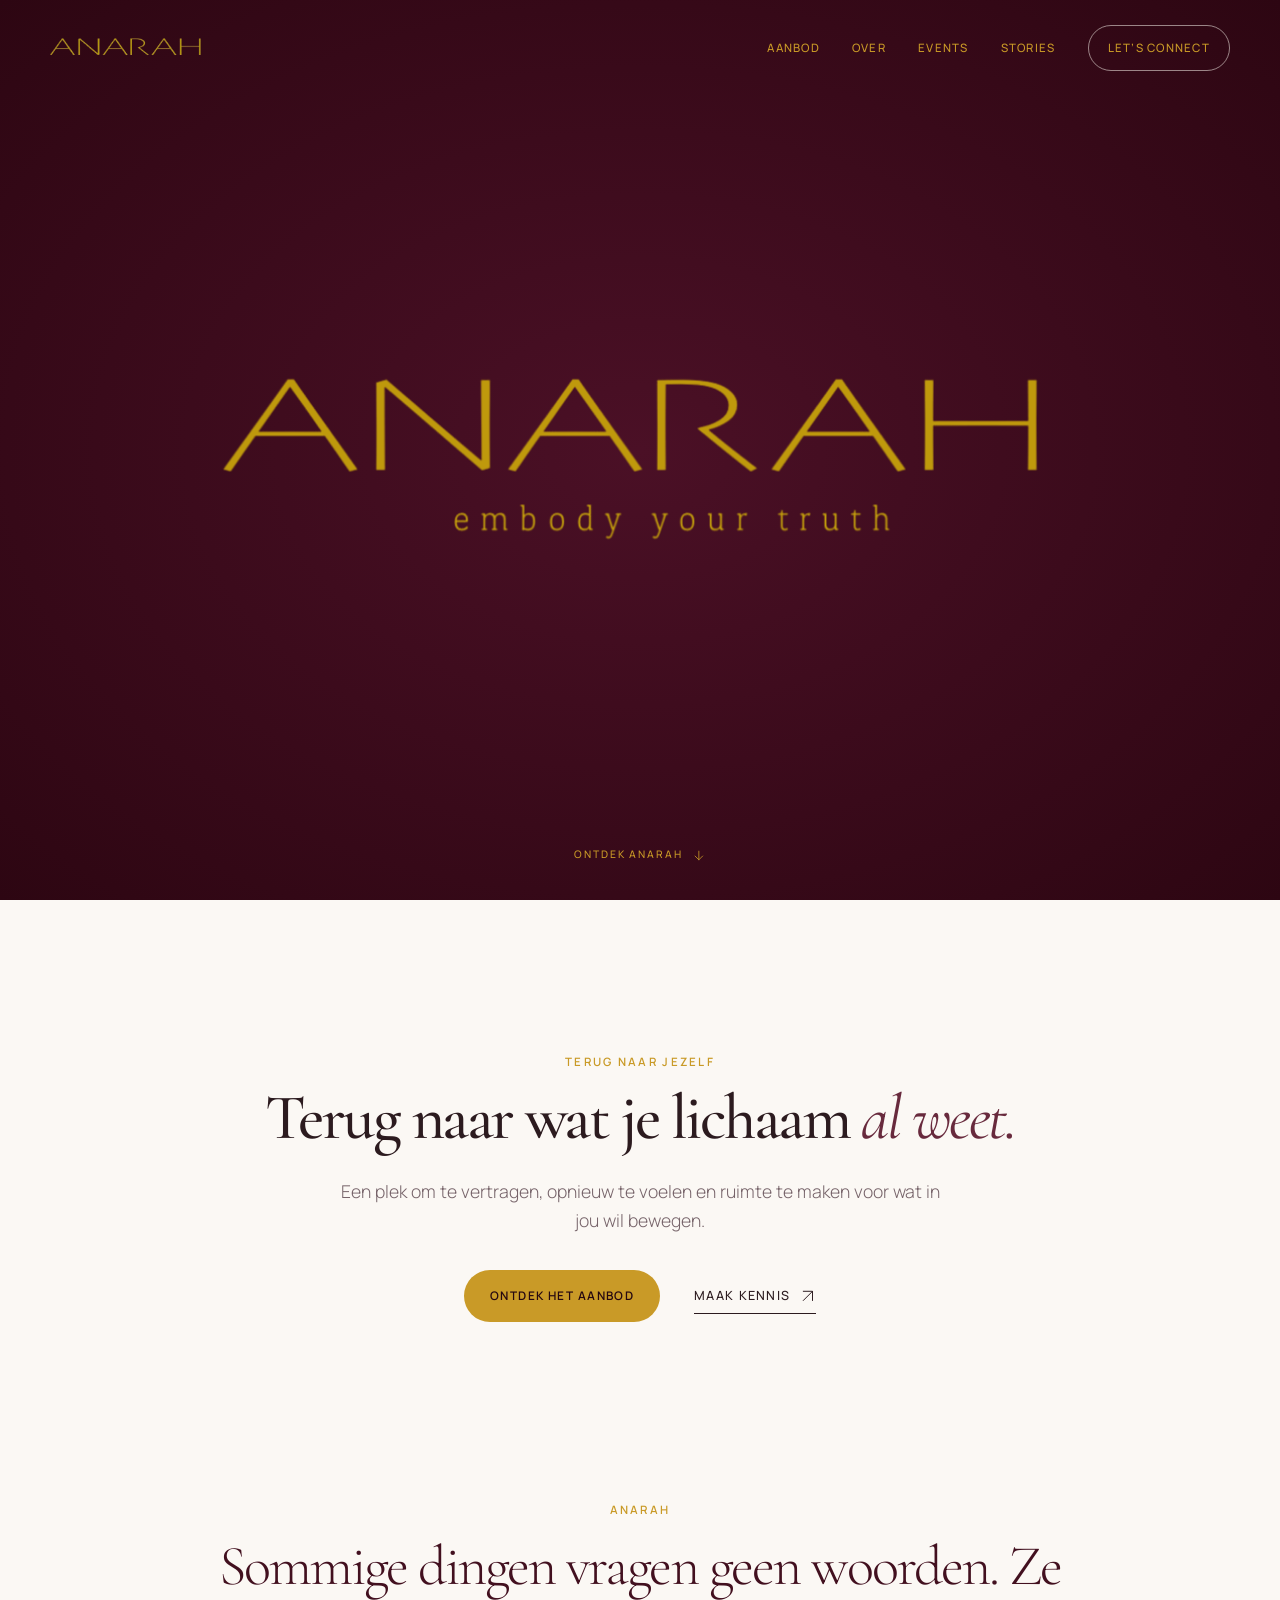
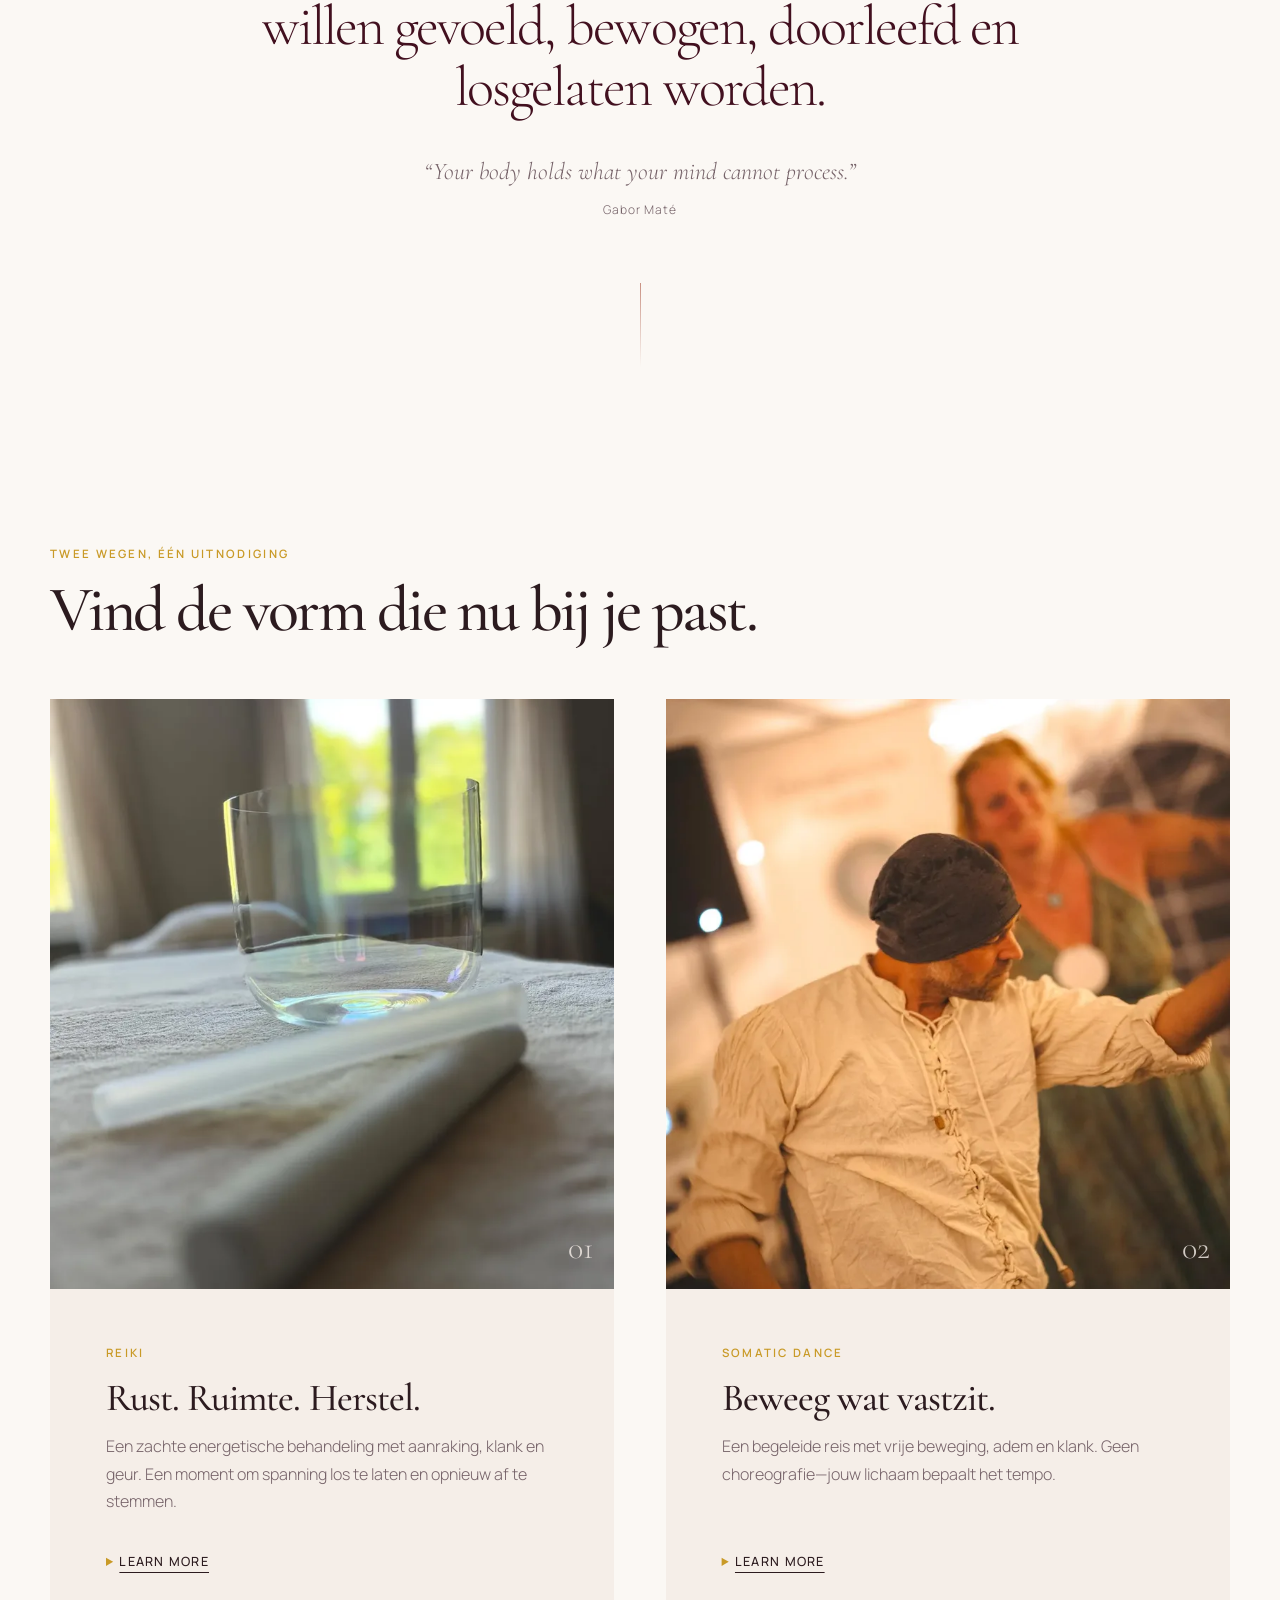
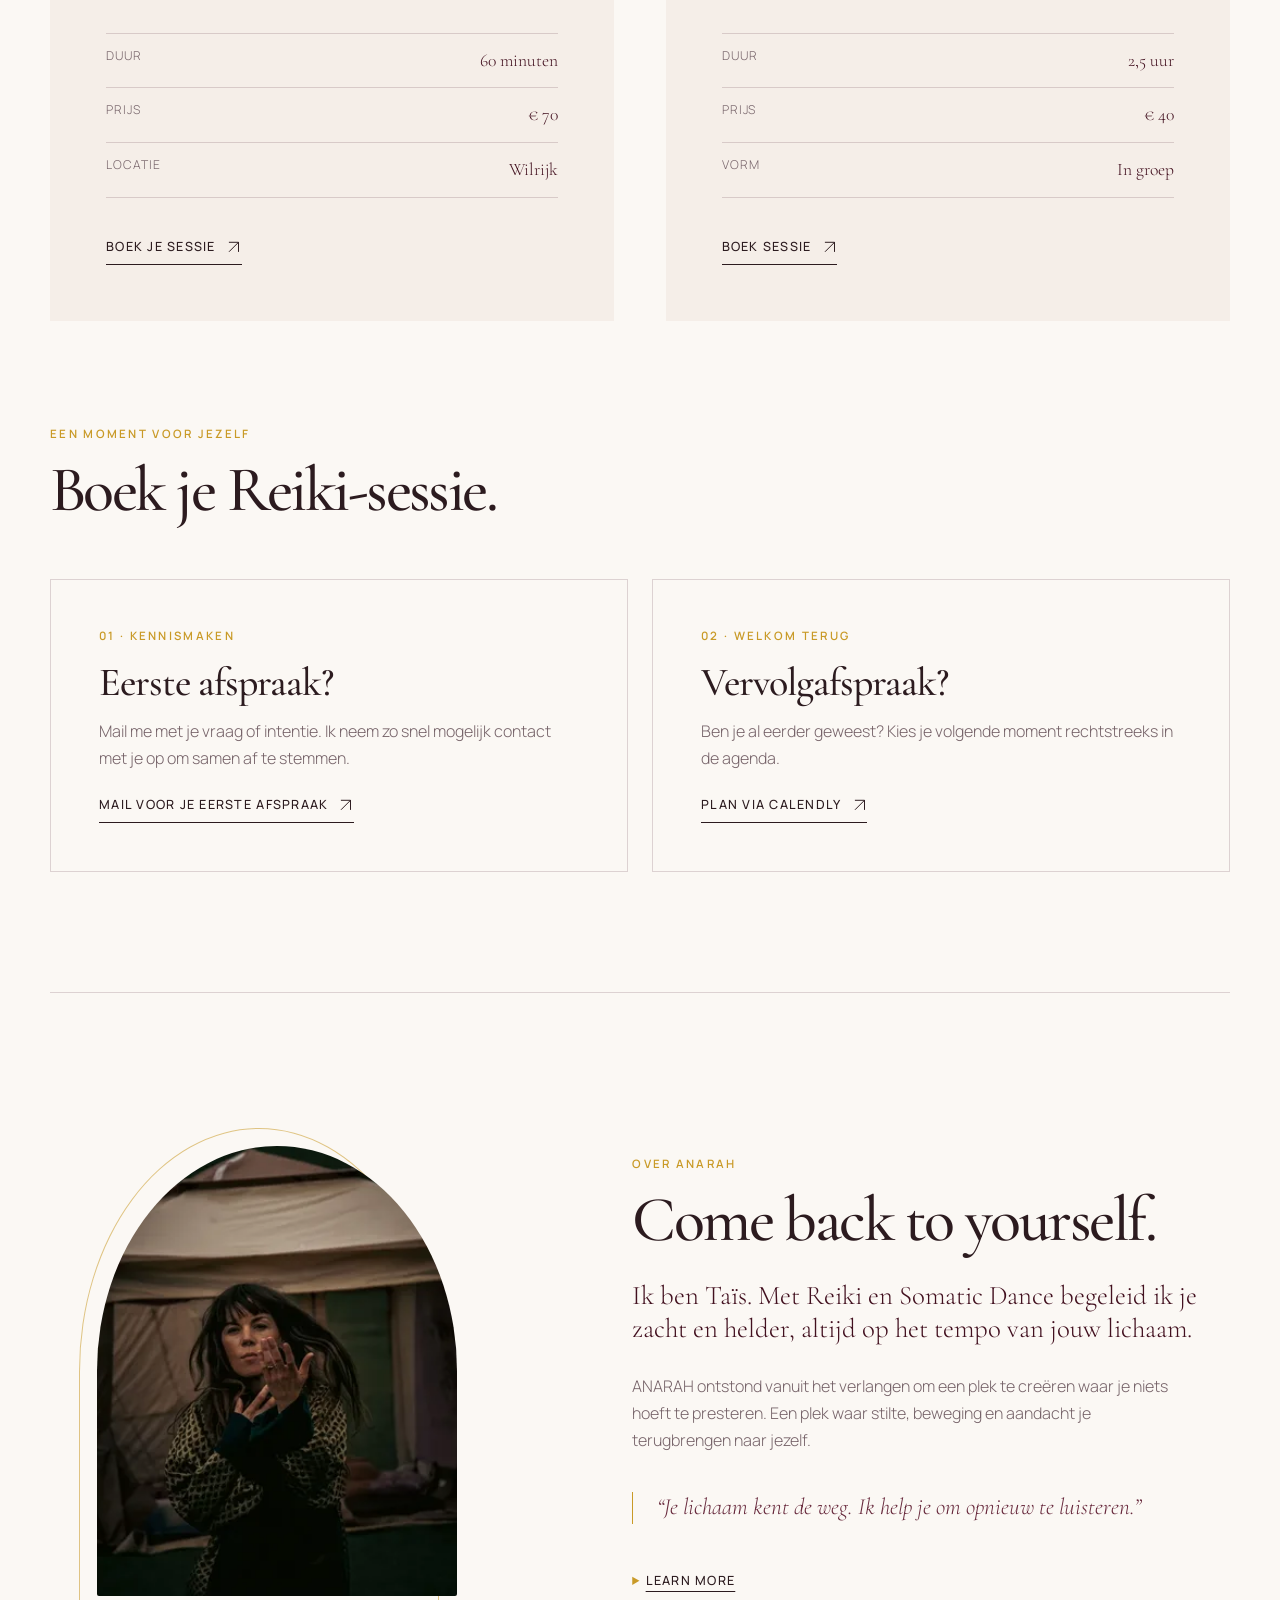
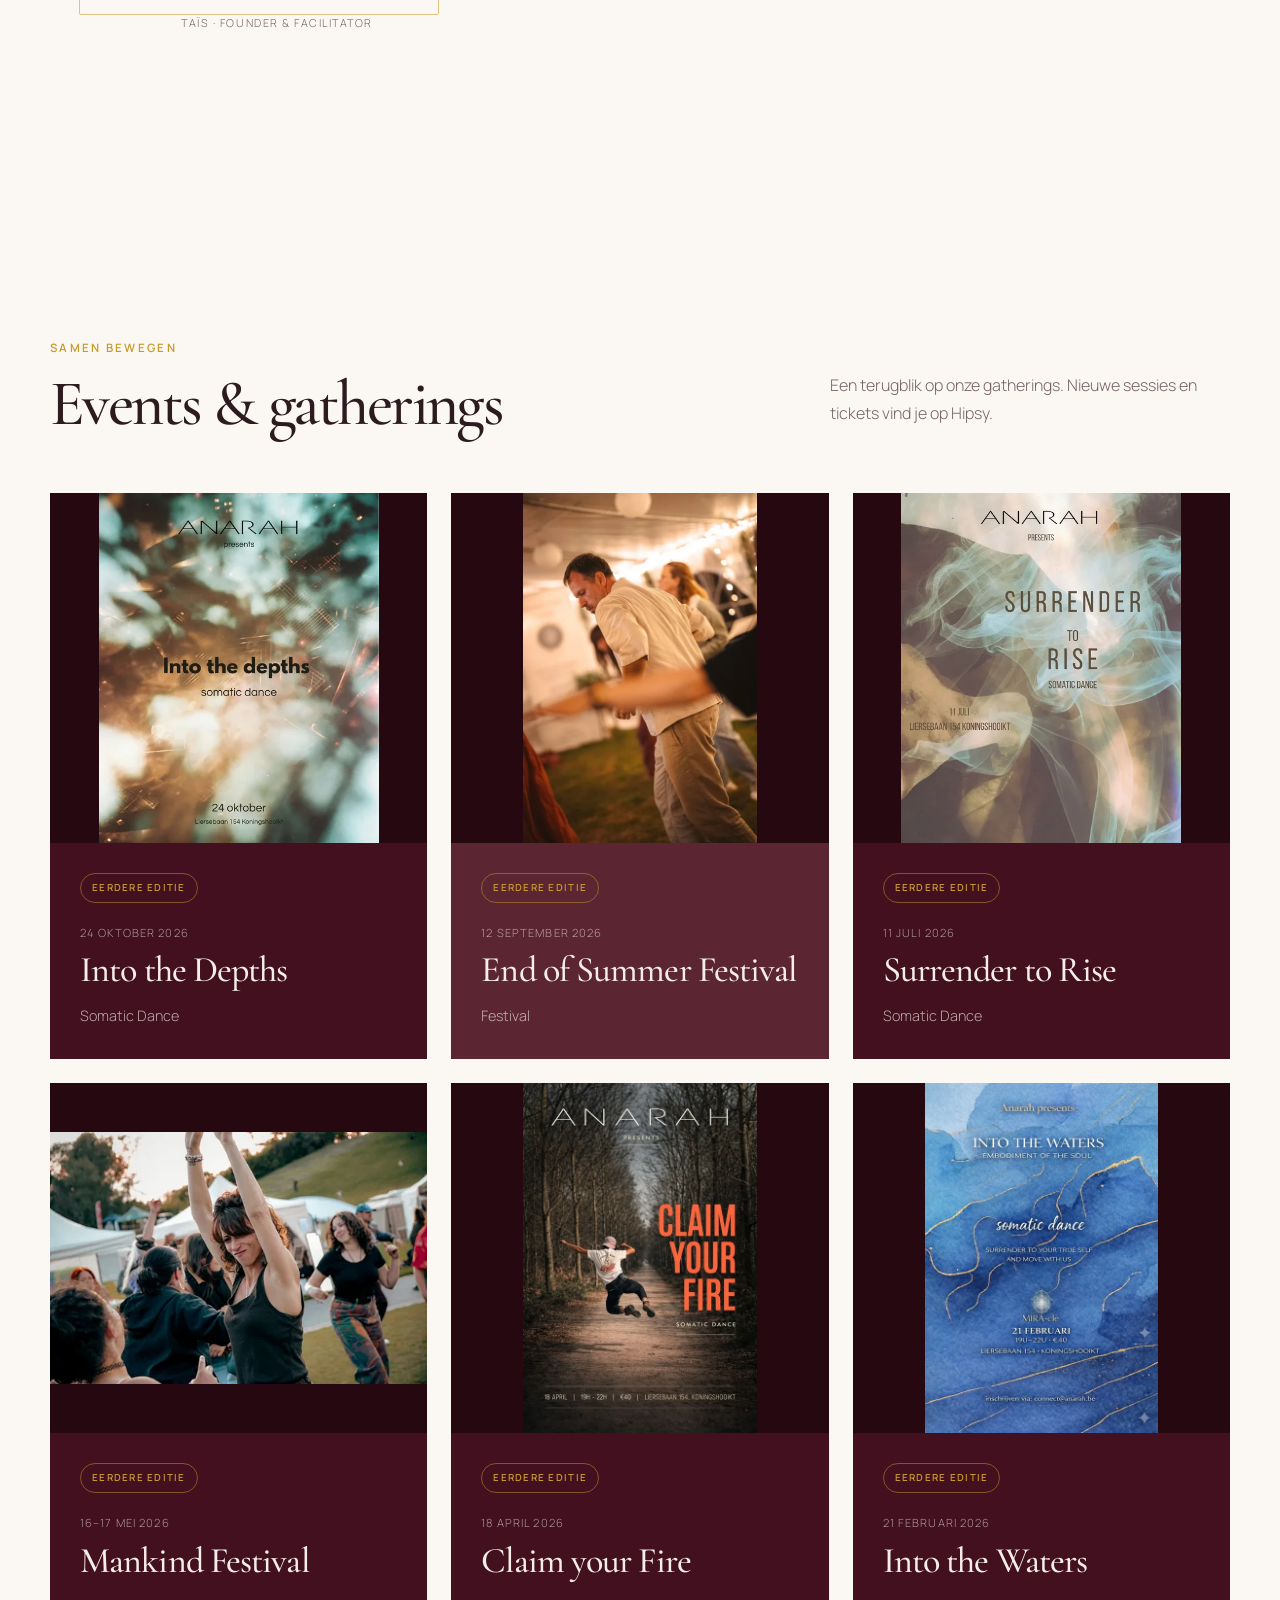
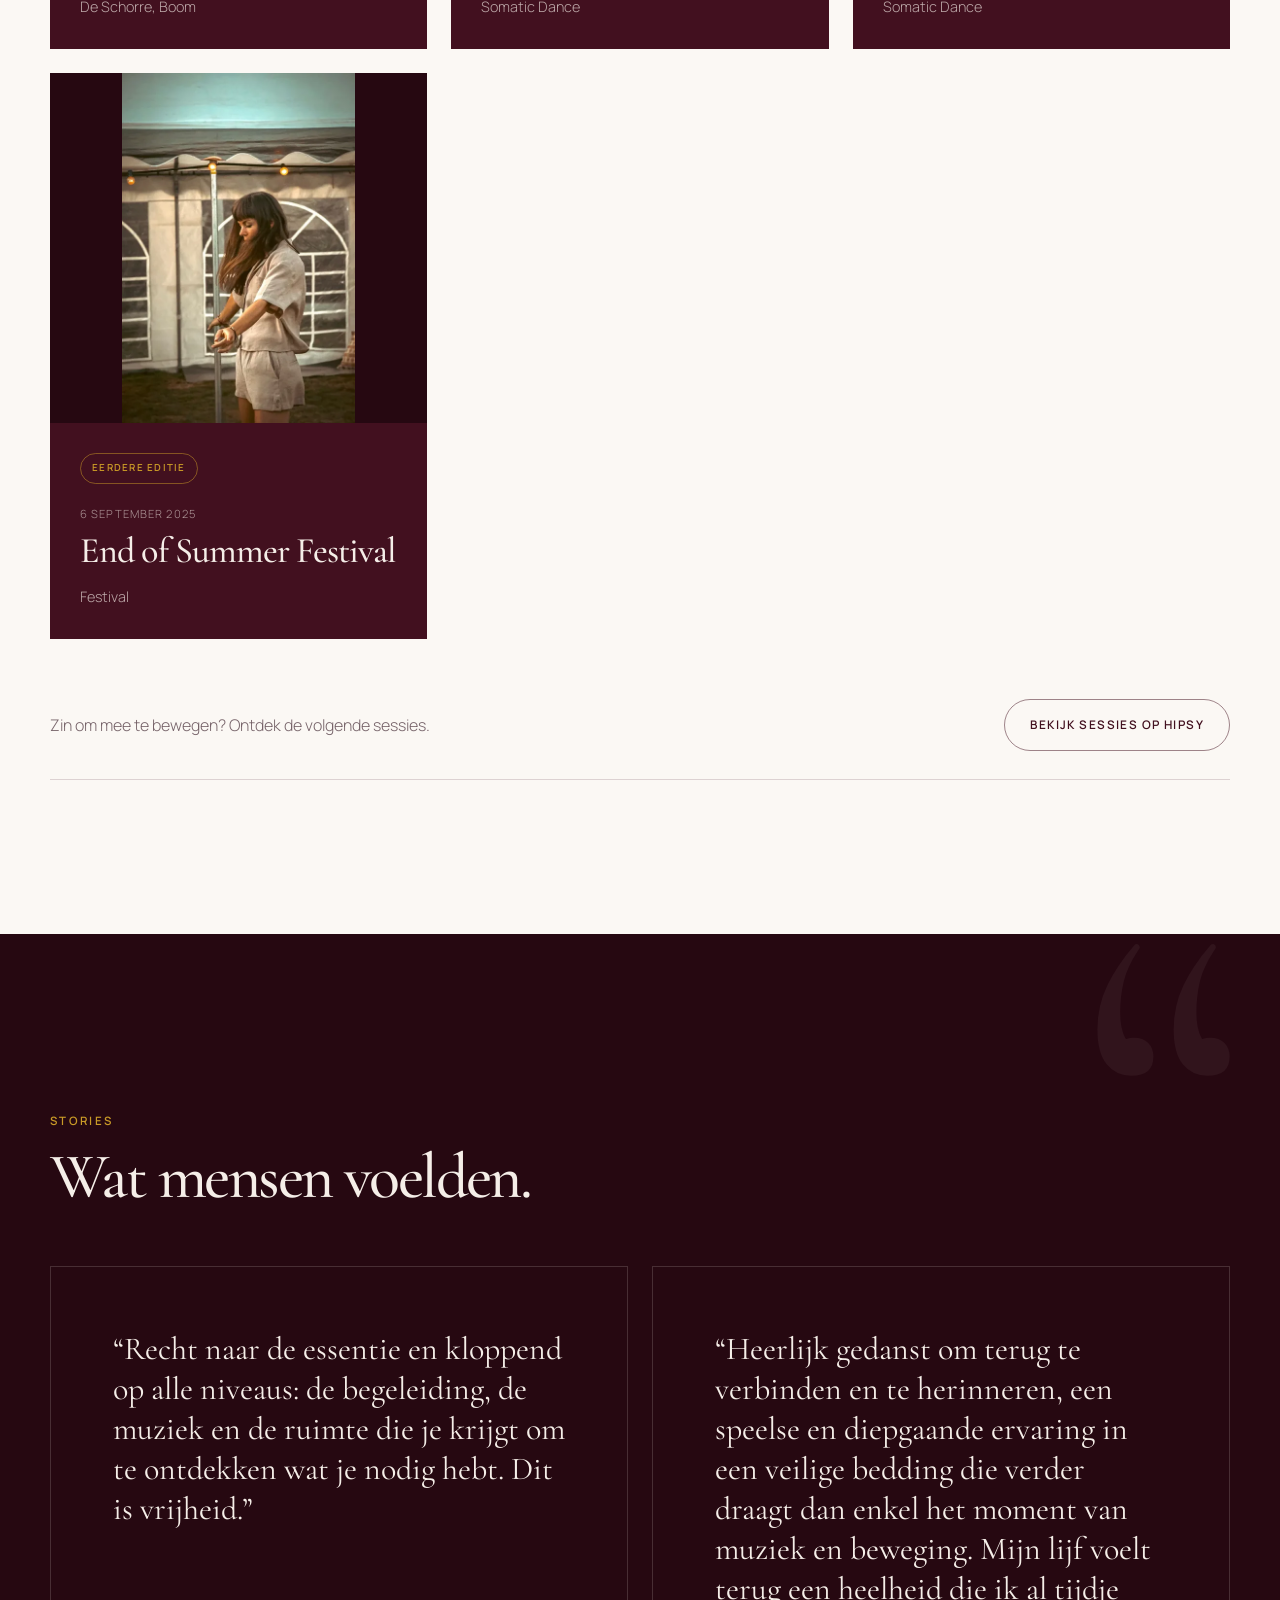
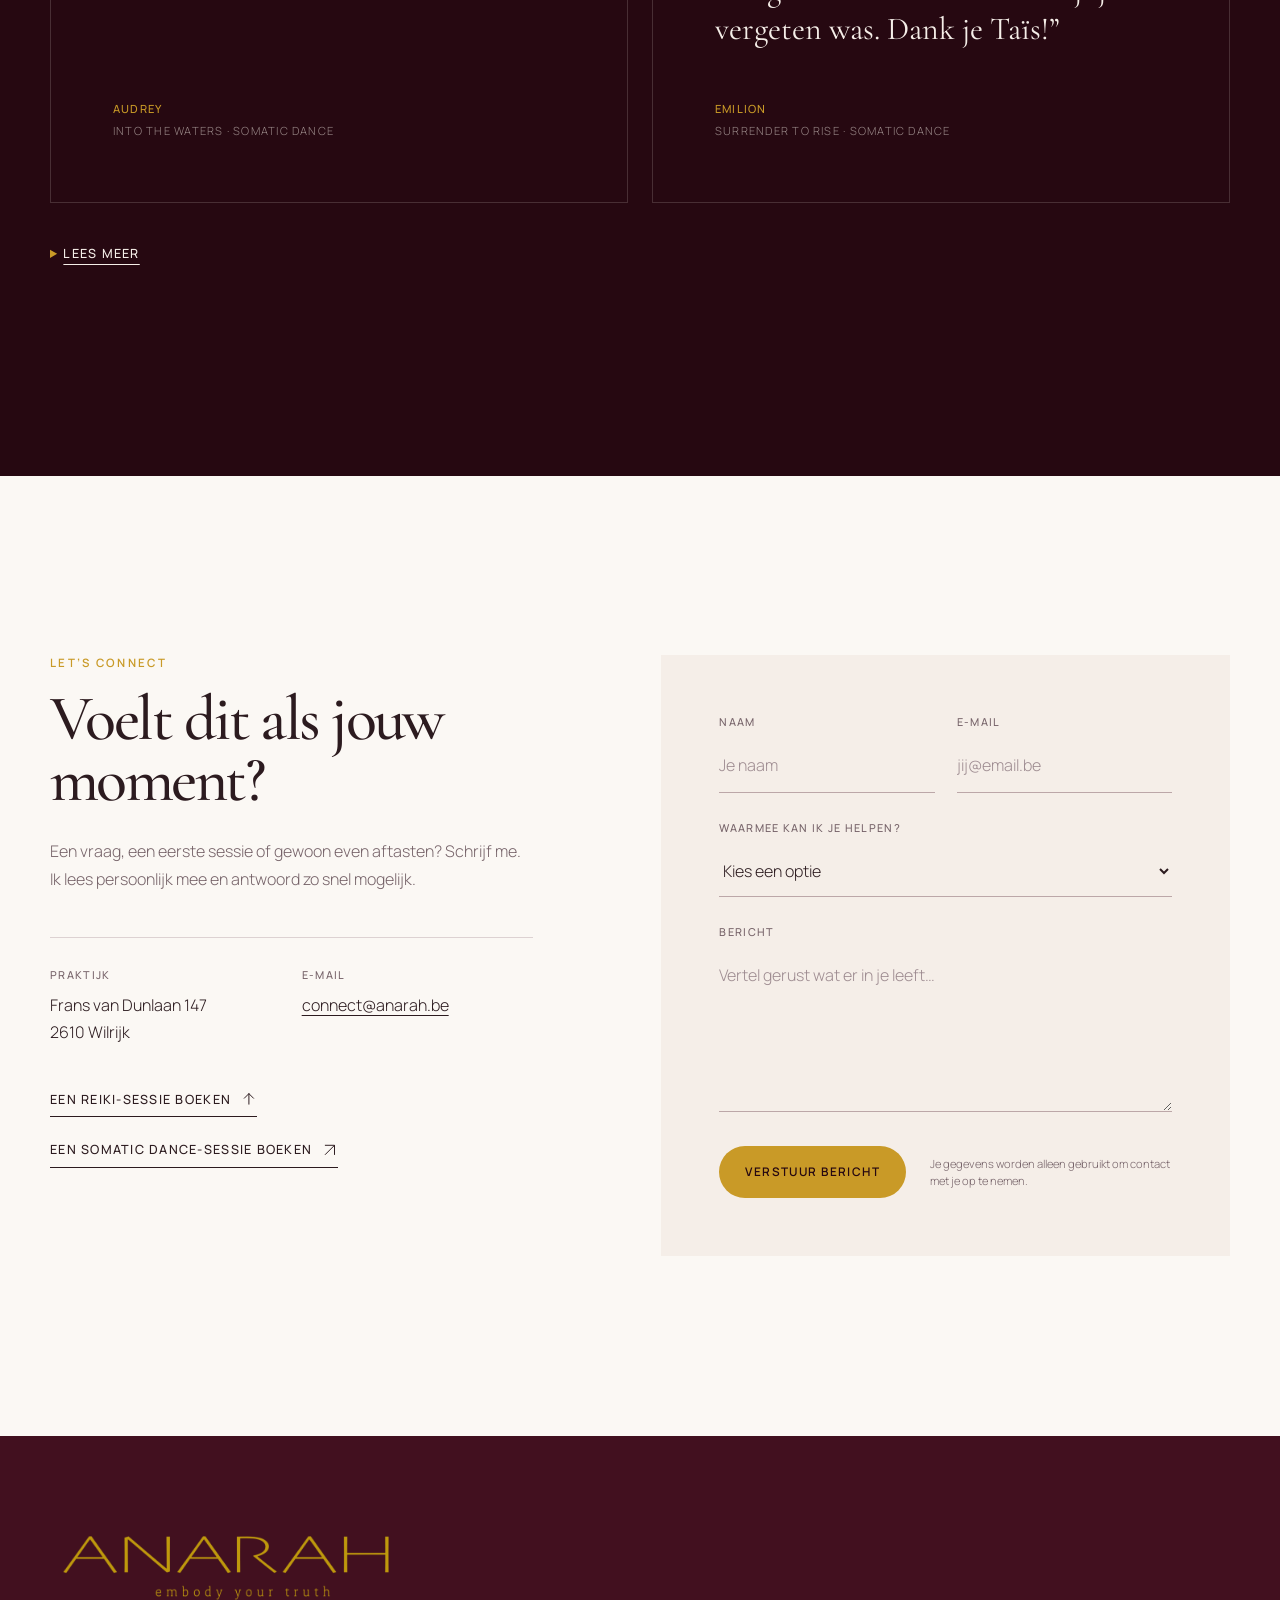
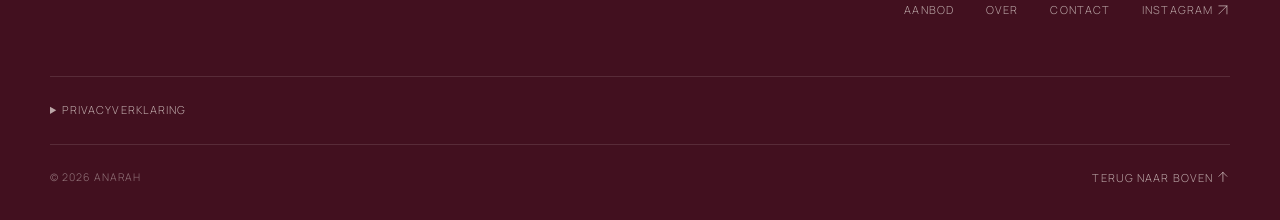
<file: index.html>
<!DOCTYPE html>
<html lang="nl">

<head>
	<meta charset="UTF-8">
	<meta name="viewport" content="width=device-width, initial-scale=1.0">
	<meta name="description"
		content="Ontdek Reiki en Somatic Dance bij ANARAH in Wilrijk, Antwerpen. Individuele Reiki-sessies en vrije dans met Taïs. Bekijk het aanbod en boek jouw moment.">
	<meta name="theme-color" content="#42101f">
	<link rel="canonical" href="https://anarah.be/">
	<meta property="og:type" content="website">
	<meta property="og:site_name" content="ANARAH">
	<meta name="robots" content="index, follow, max-image-preview:large">
	<meta property="og:locale" content="nl_BE">
	<meta property="og:title" content="Reiki &amp; Somatic Dance in Wilrijk, Antwerpen | ANARAH">
	<meta property="og:description"
		content="Ontdek Reiki en Somatic Dance bij ANARAH in Wilrijk, Antwerpen. Individuele Reiki-sessies en vrije dans met Taïs. Bekijk het aanbod en boek jouw moment.">
	<meta property="og:url" content="https://anarah.be/">
	<meta property="og:image" content="https://anarah.be/images/og-anarah.jpg">
	<meta property="og:image:width" content="1200">
	<meta property="og:image:height" content="630">
	<meta property="og:image:alt" content="ANARAH — Reiki &amp; Somatic Dance. Come back to yourself.">
	<meta name="twitter:image:alt" content="ANARAH — Reiki en Somatic Dance in Wilrijk, Antwerpen">
	<meta name="twitter:card" content="summary_large_image">
	<meta name="twitter:title" content="Reiki &amp; Somatic Dance in Wilrijk, Antwerpen | ANARAH">
	<meta name="twitter:description"
		content="Ontdek Reiki en Somatic Dance bij ANARAH in Wilrijk, Antwerpen. Individuele Reiki-sessies en vrije dans met Taïs. Bekijk het aanbod en boek jouw moment.">
	<meta name="twitter:image" content="https://anarah.be/images/og-anarah.jpg">
	<title>Reiki &amp; Somatic Dance in Wilrijk, Antwerpen | ANARAH</title>
	<link rel="preconnect" href="https://fonts.googleapis.com">
	<link rel="preconnect" href="https://fonts.gstatic.com" crossorigin>
	<link
		href="https://fonts.googleapis.com/css2?family=Cormorant+Garamond:ital,wght@0,400;0,500;0,600;1,400&amp;family=Manrope:wght@300;400;500;600&amp;display=swap"
		rel="stylesheet">
	<link rel="stylesheet" href="css/style.css?v=20261113-hero">
	<script type="application/ld+json">
{
  "@context": "https://schema.org",
  "@graph": [
    {
      "@type": "WebSite",
      "@id": "https://anarah.be/#website",
      "url": "https://anarah.be/",
      "name": "ANARAH",
      "inLanguage": "nl-BE",
      "publisher": {
        "@id": "https://anarah.be/#anarah"
      }
    },
    {
      "@type": "WebPage",
      "@id": "https://anarah.be/#webpage",
      "url": "https://anarah.be/",
      "name": "Reiki & Somatic Dance in Wilrijk, Antwerpen | ANARAH",
      "description": "Ontdek Reiki en Somatic Dance bij ANARAH in Wilrijk, Antwerpen. Individuele Reiki-sessies en vrije dans met Taïs. Bekijk het aanbod en boek jouw moment.",
      "inLanguage": "nl-BE",
      "isPartOf": {
        "@id": "https://anarah.be/#website"
      },
      "about": {
        "@id": "https://anarah.be/#anarah"
      }
    },
    {
      "@type": "LocalBusiness",
      "@id": "https://anarah.be/#anarah",
      "name": "ANARAH",
      "url": "https://anarah.be/",
      "description": "Reiki en Somatic Dance met Taïs in Wilrijk, Antwerpen.",
      "email": "connect@anarah.be",
      "telephone": "+32484833891",
      "image": "https://anarah.be/images/tais-anarah.webp",
      "logo": "https://anarah.be/images/logolanggeel.png",
      "address": {
        "@type": "PostalAddress",
        "streetAddress": "Frans van Dunlaan 147",
        "postalCode": "2610",
        "addressLocality": "Wilrijk",
        "addressRegion": "Antwerpen",
        "addressCountry": "BE"
      },
      "sameAs": [
        "https://www.instagram.com/anarah_88",
        "https://hipsy.nl/anarah88"
      ],
      "hasOfferCatalog": {
        "@type": "OfferCatalog",
        "name": "Reiki en Somatic Dance",
        "itemListElement": [
          {
            "@type": "Offer",
            "price": "70.00",
            "priceCurrency": "EUR",
            "url": "https://anarah.be/#boek-reiki",
            "itemOffered": {
              "@type": "Service",
              "name": "Reiki — individuele sessie van 60 minuten",
              "serviceType": "Reiki",
              "provider": {
                "@id": "https://anarah.be/#anarah"
              }
            }
          },
          {
            "@type": "Offer",
            "price": "40.00",
            "priceCurrency": "EUR",
            "url": "https://hipsy.nl/anarah88",
            "itemOffered": {
              "@type": "Service",
              "name": "Somatic Dance — groepssessie van 2,5 uur",
              "serviceType": "Somatic Dance",
              "provider": {
                "@id": "https://anarah.be/#anarah"
              }
            }
          }
        ]
      }
    }
  ]
}
    </script>
</head>

<body id="top">
	<a class="skip-link" href="#main">Ga naar de inhoud</a>

	<header class="site-header">
		<nav class="site-nav" aria-label="Hoofdnavigatie">
			<a href="#top" class="brand" aria-label="ANARAH — naar boven">
				<img src="images/logolanggeel.png" alt="ANARAH" width="447" height="151" decoding="async">
			</a>

			<button class="nav-toggle" type="button" aria-expanded="false" aria-controls="nav-links"
				aria-label="Open menu">
				<span></span>
				<span></span>
			</button>

			<div class="nav-links" id="nav-links">
				<a href="#aanbod">Aanbod</a>
				<a href="#over">Over</a>
				<a href="#events">Events</a>
				<a href="#stories">Stories</a>
				<a href="#contact" class="nav-cta">Let’s connect</a>
			</div>
		</nav>
	</header>

	<main id="main">
		<section class="hero" aria-labelledby="hero-title">
			<div class="hero-copy">
				<h1 id="hero-title"><span class="hero-logo"><img src="images/nobglogo.png" width="893" height="279"
							alt="ANARAH — Embody your truth" fetchpriority="high"></span></h1>
			</div>
			<a class="scroll-cue" href="#welkom"><span>Ontdek ANARAH</span><svg class="arrow-icon arrow-icon--down"
					width="24" height="24" viewBox="0 0 24 24" fill="none" stroke="currentColor" stroke-width="1.5"
					stroke-linecap="round" stroke-linejoin="round" aria-hidden="true" focusable="false">
					<path d="M12 4v16M5 13l7 7 7-7" />
				</svg></a>
		</section>

		<section class="welcome section-shell" id="welkom" aria-labelledby="welcome-title">
			<div class="reveal">
				<p class="eyebrow">Terug naar jezelf</p>
				<h2 id="welcome-title">Terug naar wat je lichaam <em>al weet.</em></h2>
				<p class="welcome-intro">Een plek om te vertragen, opnieuw te voelen en ruimte te maken voor wat in jou
					wil bewegen.</p>
				<div class="hero-actions">
					<a href="#aanbod" class="button button-primary">Ontdek het aanbod</a>
					<a href="#contact" class="text-link">Maak kennis <svg class="arrow-icon arrow-icon--diagonal"
							width="24" height="24" viewBox="0 0 24 24" fill="none" stroke="currentColor"
							stroke-width="1.5" stroke-linecap="round" stroke-linejoin="round" aria-hidden="true"
							focusable="false">
							<path d="M5 19 19 5M5 5h14v14" />
						</svg></a>
				</div>
			</div>
		</section>

		<section class="intro-section section-shell" id="intro">
			<p class="eyebrow reveal">ANARAH</p>
			<p class="statement reveal">Sommige dingen vragen geen woorden. Ze willen gevoeld, bewogen, doorleefd en
				losgelaten worden.</p>
			<figure class="quote reveal">
				<blockquote>“Your body holds what your mind cannot process.”</blockquote>
				<figcaption>Gabor Maté</figcaption>
			</figure>
			<div class="soft-line" aria-hidden="true"></div>
		</section>

		<section class="services section-shell" id="aanbod" aria-labelledby="services-title">
			<div class="section-heading reveal">
				<p class="eyebrow">Twee wegen, één uitnodiging</p>
				<h2 id="services-title">Vind de vorm die nu bij je past.</h2>
			</div>

			<div class="service-grid">
				<article class="service-card service-card-reiki reveal" id="reiki">
					<div class="service-card-image">
						<img src="images/bowl.webp" alt="Klankschaal voor een Reiki-sessie bij ANARAH in Wilrijk"
							width="1200" height="1600" decoding="async" loading="lazy"
							srcset="images/bowl-480w.webp 480w, images/bowl-800w.webp 800w, images/bowl.webp 1200w"
							sizes="(min-width: 1244px) 562px, (min-width: 981px) calc((100vw - 120px) / 2), (min-width: 802px) 760px, calc(100vw - 36px)">
						<span class="service-number">01</span>
					</div>
					<div class="service-card-copy">
						<p class="eyebrow">Reiki</p>
						<h3>Rust. Ruimte. Herstel.</h3>
						<p>Een zachte energetische behandeling met aanraking, klank en geur. Een moment om spanning los
							te laten en opnieuw af te stemmen.</p>
						<details class="read-more" id="reiki-info">
							<summary>Learn more <span class="sr-only">over Reiki</span></summary>
							<div class="detail-copy">
								<p>Binnen ANARAH krijgt Reiki diepgaande, zintuiglijke bedding. Klank en geur worden
									bewust ingezet om ontspanning, activatie en herstel te initiëren. Het fungeert als
									een poort naar herinnering en brengt je op een dieper niveau terug naar je essentie.
									Het is een innerlijke afstemming waarbij energie zich herschikt, blokkades
									verzachten en je opnieuw in verbinding komt met je ware kern.</p>
								<figure class="quote">
									<blockquote>“Healing isn’t about escape — it’s about reconnection. With ourselves.
										With meaning. With the sacred.”</blockquote>
									<figcaption>Jeff Foster</figcaption>
								</figure>
							</div>
						</details>
						<dl class="service-facts">
							<div>
								<dt>Duur</dt>
								<dd>60 minuten</dd>
							</div>
							<div>
								<dt>Prijs</dt>
								<dd>€ 70</dd>
							</div>
							<div>
								<dt>Locatie</dt>
								<dd>Wilrijk</dd>
							</div>
						</dl>
						<a href="#boek-reiki" class="text-link">Boek je sessie <svg
								class="arrow-icon arrow-icon--diagonal" width="24" height="24" viewBox="0 0 24 24"
								fill="none" stroke="currentColor" stroke-width="1.5" stroke-linecap="round"
								stroke-linejoin="round" aria-hidden="true" focusable="false">
								<path d="M5 19 19 5M5 5h14v14" />
							</svg></a>
					</div>
				</article>

				<article class="service-card service-card-dance reveal" id="somatic-dance">
					<div class="service-card-image">
						<img src="images/somatic-dance.webp" alt="Vrije beweging tijdens een Somatic Dance sessie"
							loading="lazy" width="1067" height="1600" decoding="async"
							srcset="images/somatic-dance-480w.webp 480w, images/somatic-dance-800w.webp 800w, images/somatic-dance.webp 1067w"
							sizes="(min-width: 1244px) 562px, (min-width: 981px) calc((100vw - 120px) / 2), (min-width: 802px) 760px, calc(100vw - 36px)">
						<span class="service-number">02</span>
					</div>
					<div class="service-card-copy">
						<p class="eyebrow">Somatic Dance</p>
						<h3>Beweeg wat vastzit.</h3>
						<p>Een begeleide reis met vrije beweging, adem en klank. Geen choreografie—jouw lichaam bepaalt
							het tempo.</p>
						<details class="read-more" id="somatic-dance-info">
							<summary>Learn more <span class="sr-only">over Somatic Dance</span></summary>
							<div class="detail-copy">
								<p>Dansen is zoveel meer dan beweging. In een universum waar alles stroomt, is dans voor
									mij een van de meest helende rituelen voor ons lichaam en zenuwstelsel. Het is niet
									iets wat we ‘doen’, maar iets dat door ons heen beweegt zodra we de weerstand
									opgeven.</p>
								<p>ANARAH verweeft vrije beweging, ademhaling, klank en subtiele energetische afstemming
									tot ervaringen die je terugleiden naar de waarheid van je lichaam. Geen choreografie
									of performance. Het zijn begeleide innerlijke reizen waarin het lichaam zelf de weg
									wijst.</p>
								<p>Tijdens een danssessie starten we met somatic practices om te zakken in het lichaam.
									Van
									daaruit dansen we vrij op melodic techno en ethno sounds, zodat wat zich aandient
									via ons
									lichaam gereguleerd en losgelaten kan worden.</p>
								<p>Wat in beweging is gekomen, komt tot expressie. Zonder oordeel. Pure vrijheid. We
									sluiten af
									met een diepgaande meditatie en klankbad om het voorgaande proces te integreren.</p>
								<p>Geen ervaring nodig. Enkel een open hart en een nieuwsgierige geest.</p>
								<figure class="quote">
									<blockquote>“Is it not a relief from suffering to be permitted to express it?”
									</blockquote>
									<figcaption>Paul Cézanne</figcaption>
								</figure>
							</div>
						</details>
						<dl class="service-facts">
							<div>
								<dt>Duur</dt>
								<dd>2,5 uur</dd>
							</div>
							<div>
								<dt>Prijs</dt>
								<dd>€ 40</dd>
							</div>
							<div>
								<dt>Vorm</dt>
								<dd>In groep</dd>
							</div>
						</dl>
						<a href="https://hipsy.nl/anarah88" target="_blank" rel="noopener noreferrer"
							class="text-link">Boek sessie <svg class="arrow-icon arrow-icon--diagonal" width="24"
								height="24" viewBox="0 0 24 24" fill="none" stroke="currentColor" stroke-width="1.5"
								stroke-linecap="round" stroke-linejoin="round" aria-hidden="true" focusable="false">
								<path d="M5 19 19 5M5 5h14v14" />
							</svg></a>
					</div>
				</article>
			</div>
		</section>

		<section class="booking section-shell" id="boek-reiki" aria-labelledby="booking-title">
			<div class="section-heading reveal">
				<p class="eyebrow">Een moment voor jezelf</p>
				<h2 id="booking-title">Boek je Reiki-sessie.</h2>
			</div>
			<div class="booking-grid">
				<article class="booking-card reveal">
					<p class="eyebrow">01 · Kennismaken</p>
					<h3>Eerste afspraak?</h3>
					<p>Mail me met je vraag of intentie. Ik neem zo snel mogelijk contact met je op om samen af te
						stemmen.</p>
					<a class="text-link" href="mailto:connect@anarah.be?subject=Eerste%20Reiki-afspraak">Mail voor je
						eerste afspraak <svg class="arrow-icon arrow-icon--diagonal" width="24" height="24"
							viewBox="0 0 24 24" fill="none" stroke="currentColor" stroke-width="1.5"
							stroke-linecap="round" stroke-linejoin="round" aria-hidden="true" focusable="false">
							<path d="M5 19 19 5M5 5h14v14" />
						</svg></a>
				</article>
				<article class="booking-card reveal">
					<p class="eyebrow">02 · Welkom terug</p>
					<h3>Vervolgafspraak?</h3>
					<p>Ben je al eerder geweest? Kies je volgende moment rechtstreeks in de agenda.</p>
					<a class="text-link" href="https://calendly.com/tais-meeus/30min" target="_blank"
						rel="noopener noreferrer">Plan via Calendly <svg class="arrow-icon arrow-icon--diagonal"
							width="24" height="24" viewBox="0 0 24 24" fill="none" stroke="currentColor"
							stroke-width="1.5" stroke-linecap="round" stroke-linejoin="round" aria-hidden="true"
							focusable="false">
							<path d="M5 19 19 5M5 5h14v14" />
						</svg></a>
				</article>
			</div>
		</section>

		<section class="about section-shell" id="over" aria-labelledby="about-title">
			<div class="about-photo reveal">
				<div class="about-photo-frame">
				<img src="images/tais-anarah.webp" loading="lazy" alt="Taïs, oprichter van ANARAH" width="1136"
					height="1600" decoding="async"
					srcset="images/tais-anarah-480w.webp 480w, images/tais-anarah-800w.webp 800w, images/tais-anarah.webp 1136w"
					sizes="(min-width: 981px) 450px, (min-width: 681px) 300px, 80vw">
				</div>
				<span class="photo-caption">Taïs · founder &amp; facilitator</span>
			</div>
			<div class="about-copy reveal">
				<p class="eyebrow">Over ANARAH</p>
				<h2 id="about-title">Come back to yourself.</h2>
				<p class="about-lead">Ik ben Taïs. Met Reiki en Somatic Dance begeleid ik je zacht en helder, altijd op
					het tempo van jouw lichaam.</p>
				<p>ANARAH ontstond vanuit het verlangen om een plek te creëren waar je niets hoeft te presteren. Een
					plek waar stilte, beweging en aandacht je terugbrengen naar jezelf.</p>
				<blockquote>“Je lichaam kent de weg. Ik help je om opnieuw te luisteren.”</blockquote>
				<details class="read-more" id="over-info">
					<summary>Learn more <span class="sr-only">over mijn begeleiding</span></summary>
					<div class="detail-copy">
						<p>Ik werk met het lichaam als poort naar een innerlijk weten dat geen woorden nodig heeft. Via
							bewuste beweging ontstaat er ruimte. Ruimte om te zijn, te ontladen en terug dichtbij jezelf
							te komen.</p>
						<figure class="quote">
							<blockquote>“At the center of your being you have your answer; you know who you are and you
								know what you want.”</blockquote>
							<figcaption>Lao Tzu</figcaption>
						</figure>
						<p>Of je nu verlangt naar rust, helderheid of een nieuw begin: ik begeleid je terug naar je
							kern.
							Mijn werk is niet gericht op het toevoegen van iets nieuws, maar op het afleggen van wat
							niet langer bij je past.</p>
					</div>
				</details>
			</div>
		</section>

		<section class="events section-shell" id="events" aria-labelledby="events-title">
			<div class="section-heading section-heading-row reveal">
				<div>
					<p class="eyebrow">Samen bewegen</p>
					<h2 id="events-title">Events &amp; gatherings</h2>
				</div>
				<p>Een terugblik op onze gatherings. Nieuwe sessies en tickets vind je op Hipsy.</p>
			</div>

			<div class="event-grid">
				<article class="event-card reveal">
					<div class="event-image"><img src="images/into-the-depths.webp"
							alt="Into the Depths — 24 oktober 2026" loading="lazy" width="1200" height="1499"
							decoding="async"
							srcset="images/into-the-depths-480w.webp 480w, images/into-the-depths-800w.webp 800w, images/into-the-depths.webp 1200w"
							sizes="(min-width: 981px) 380px, (min-width: 802px) 760px, calc(100vw - 36px)"></div>
					<div class="event-copy">
						<span class="event-status">Eerdere editie</span>
						<p class="event-date"><time datetime="2026-10-24">24 oktober 2026</time></p>
						<h3>Into the Depths</h3>
						<p>Somatic Dance</p>
					</div>
				</article>
				<article class="event-card reveal">
					<div class="event-image"><img src="images/end-of-summer-2026.webp"
							alt="End of Summer Festival — 12 september 2026" loading="lazy" width="1067" height="1600"
							decoding="async"
							srcset="images/end-of-summer-2026-480w.webp 480w, images/end-of-summer-2026-800w.webp 800w, images/end-of-summer-2026.webp 1067w"
							sizes="(min-width: 981px) 380px, (min-width: 802px) 760px, calc(100vw - 36px)"></div>
					<div class="event-copy">
						<span class="event-status">Eerdere editie</span>
						<p class="event-date"><time datetime="2026-09-12">12 september 2026</time></p>
						<h3>End of Summer Festival</h3>
						<p>Festival</p>
					</div>
				</article>
				<article class="event-card reveal">
					<div class="event-image"><img src="images/surrender-to-rise.webp"
							alt="Surrender to Rise — 11 juli 2026" loading="lazy" width="1200" height="1500"
							decoding="async"
							srcset="images/surrender-to-rise-480w.webp 480w, images/surrender-to-rise-800w.webp 800w, images/surrender-to-rise.webp 1200w"
							sizes="(min-width: 981px) 380px, (min-width: 802px) 760px, calc(100vw - 36px)"></div>
					<div class="event-copy">
						<span class="event-status">Eerdere editie</span>
						<p class="event-date"><time datetime="2026-07-11">11 juli 2026</time></p>
						<h3>Surrender to Rise</h3>
						<p>Somatic Dance</p>
					</div>
				</article>
				<article class="event-card reveal">
					<div class="event-image"><img src="images/mankind-festival.webp"
							alt="Mankind Festival — 16–17 mei 2026" loading="lazy" width="1200" height="800"
							decoding="async"
							srcset="images/mankind-festival-480w.webp 480w, images/mankind-festival-800w.webp 800w, images/mankind-festival.webp 1200w"
							sizes="(min-width: 981px) 380px, (min-width: 802px) 760px, calc(100vw - 36px)"></div>
					<div class="event-copy">
						<span class="event-status">Eerdere editie</span>
						<p class="event-date"><time datetime="2026-05-16">16–17 mei 2026</time></p>
						<h3>Mankind Festival</h3>
						<p>De Schorre, Boom</p>
					</div>
				</article>
				<article class="event-card reveal">
					<div class="event-image"><img src="images/claim-your-fire.webp"
							alt="Claim your Fire — 18 april 2026" loading="lazy" width="1024" height="1536"
							decoding="async"
							srcset="images/claim-your-fire-480w.webp 480w, images/claim-your-fire-800w.webp 800w, images/claim-your-fire.webp 1024w"
							sizes="(min-width: 981px) 380px, (min-width: 802px) 760px, calc(100vw - 36px)"></div>
					<div class="event-copy">
						<span class="event-status">Eerdere editie</span>
						<p class="event-date"><time datetime="2026-04-18">18 april 2026</time></p>
						<h3>Claim your Fire</h3>
						<p>Somatic Dance</p>
					</div>
				</article>
				<article class="event-card reveal">
					<div class="event-image"><img src="images/into-the-waters.webp"
							alt="Into the Waters — 21 februari 2026" loading="lazy" width="1024" height="1536"
							decoding="async"
							srcset="images/into-the-waters-480w.webp 480w, images/into-the-waters-800w.webp 800w, images/into-the-waters.webp 1024w"
							sizes="(min-width: 981px) 380px, (min-width: 802px) 760px, calc(100vw - 36px)"></div>
					<div class="event-copy">
						<span class="event-status">Eerdere editie</span>
						<p class="event-date"><time datetime="2026-02-21">21 februari 2026</time></p>
						<h3>Into the Waters</h3>
						<p>Somatic Dance</p>
					</div>
				</article>
				<article class="event-card reveal">
					<div class="event-image"><img src="images/end-of-summer-2025.webp"
							alt="End of Summer Festival — 6 september 2025" loading="lazy" width="1067" height="1600"
							decoding="async"
							srcset="images/end-of-summer-2025-480w.webp 480w, images/end-of-summer-2025-800w.webp 800w, images/end-of-summer-2025.webp 1067w"
							sizes="(min-width: 981px) 380px, (min-width: 802px) 760px, calc(100vw - 36px)"></div>
					<div class="event-copy">
						<span class="event-status">Eerdere editie</span>
						<p class="event-date"><time datetime="2025-09-06">6 september 2025</time></p>
						<h3>End of Summer Festival</h3>
						<p>Festival</p>
					</div>
				</article>
			</div>

			<div class="events-footer reveal">
				<p>Zin om mee te bewegen? Ontdek de volgende sessies.</p>
				<a href="https://hipsy.nl/anarah88" target="_blank" rel="noopener noreferrer"
					class="button button-outline" id="hipsy-sessies">Bekijk sessies op Hipsy</a>
			</div>
		</section>

		<section class="stories" id="stories" aria-labelledby="stories-title">
			<div class="section-shell">
				<div class="section-heading stories-heading reveal">
					<p class="eyebrow">Stories</p>
					<h2 id="stories-title">Wat mensen voelden.</h2>
				</div>

				<div class="story-grid">
					<figure class="story-card reveal">
						<blockquote>“Recht naar de essentie en kloppend op alle niveaus: de begeleiding, de muziek en de
							ruimte die je krijgt om te ontdekken wat je nodig hebt. Dit is vrijheid.”</blockquote>
						<figcaption>
							<strong>Audrey</strong>
							<span>Into the Waters · Somatic Dance</span>
						</figcaption>
					</figure>

					<figure class="story-card">
						<blockquote>“Heerlijk gedanst om terug te verbinden en te herinneren, een speelse en diepgaande
							ervaring in een veilige bedding die verder draagt dan enkel het moment van muziek en
							beweging. Mijn lijf voelt terug een heelheid die ik al tijdje vergeten was. Dank je Taïs!”
						</blockquote>
						<figcaption><strong>Emilion</strong><span>Surrender to Rise · Somatic Dance</span></figcaption>
					</figure>
				</div>
				<details class="read-more more-stories">
					<summary>Lees meer <span class="sr-only">ervaringen</span></summary>
					<div class="story-grid">
						<figure class="story-card">
							<blockquote>“De laatste keer dat ik zo ontspannen was, had ik waarschijnlijk net het
								levenslicht gezien. Na deze sessie voelde ik me weer herboren!”</blockquote>
							<figcaption><strong>P. Nelissen</strong><span>Reiki</span></figcaption>
						</figure>
						<figure class="story-card">
							<blockquote>“Anarah heeft me voor de eerste keer kennis laten maken met de wereld van
								somatic dance. Hoewel het begin wat onwennig voelde, ebde dit langzaam weg door haar
								goede begeleiding. Er werd een open sfeer gecreëerd waar iedereen zichzelf kon zijn.
								Heel fijne ervaring die me achteraf de nodige rust bezorgde. Ik kijk al uit naar een
								volgend event!”</blockquote>
							<figcaption><strong>Virginie</strong><span>Into the Waters · Somatic Dance</span>
							</figcaption>
						</figure>
						<figure class="story-card">
							<blockquote>“Ik volgde voor het eerst een sessie somatic dance, zonder echt te weten wat ik
								kon verwachten. Dankzij Tais voelde ik me al heel snel veilig en op mijn gemak. Met haar
								rustige en warme aanwezigheid nodigde ze me uit om uit mijn comfortzone te stappen,
								zonder dat het geforceerd aanvoelde. Al snel besefte ik dat er niets moest en niets
								verwacht werd. Gewoon bewegen, voelen en mijn lichaam laten leiden. Een heel bijzondere
								en bevrijdende ervaring.”</blockquote>
							<figcaption><strong>K. Stokkaer</strong><span>Claim Your Fire · Somatic Dance</span>
							</figcaption>
						</figure>
						<figure class="story-card">
							<blockquote>“I have been there, I loved it. Be there, you’re gonna love it. There is only
								love—take it, share it, and let it grow.”</blockquote>
							<figcaption>
								<strong>Ali</strong>
								<span>Into the Waters · Somatic Dance</span>
							</figcaption>
						</figure>
					</div>
				</details>
			</div>
		</section>

		<section class="contact section-shell" id="contact" aria-labelledby="contact-title">
			<div class="contact-intro reveal">
				<p class="eyebrow">Let’s connect</p>
				<h2 id="contact-title">Voelt dit als jouw moment?</h2>
				<p>Een vraag, een eerste sessie of gewoon even aftasten? Schrijf me. Ik lees persoonlijk mee en antwoord
					zo snel mogelijk.</p>

				<div class="contact-details">
					<div>
						<span>Praktijk</span>
						<address>Frans van Dunlaan 147<br>2610 Wilrijk</address>
					</div>
					<div>
						<span>E-mail</span>
						<a href="mailto:connect@anarah.be">connect@anarah.be</a>
					</div>
				</div>

				<a href="#boek-reiki" class="text-link">Een Reiki-sessie boeken <svg class="arrow-icon arrow-icon--up"
						width="24" height="24" viewBox="0 0 24 24" fill="none" stroke="currentColor" stroke-width="1.5"
						stroke-linecap="round" stroke-linejoin="round" aria-hidden="true" focusable="false">
						<path d="M12 20V4M5 11l7-7 7 7" />
					</svg></a>
				<a href="https://hipsy.nl/anarah88" target="_blank" rel="noopener noreferrer"
					class="text-link">Een Somatic Dance-sessie boeken <svg
						class="arrow-icon arrow-icon--diagonal" width="24" height="24" viewBox="0 0 24 24" fill="none"
						stroke="currentColor" stroke-width="1.5" stroke-linecap="round" stroke-linejoin="round"
						aria-hidden="true" focusable="false">
						<path d="M5 19 19 5M5 5h14v14" />
					</svg></a>
			</div>

			<form class="contact-form reveal" id="contactForm" action="https://api.web3forms.com/submit" method="POST">
				<input type="hidden" name="access_key" value="cdd657ca-5a1e-4d22-bb32-f6017513e68b">
				<input type="hidden" name="subject" value="Nieuw contact via anarah.be">
				<input type="hidden" name="from_name" value="Anarah website">
				<input type="checkbox" name="botcheck" class="botcheck" tabindex="-1" autocomplete="off">

				<div class="form-row">
					<label>
						<span>Naam</span>
						<input type="text" name="name" autocomplete="name" placeholder="Je naam" required>
					</label>
					<label>
						<span>E-mail</span>
						<input type="email" name="email" autocomplete="email" placeholder="jij@email.be" required>
					</label>
				</div>

				<label>
					<span>Waarmee kan ik je helpen?</span>
					<select name="interest">
						<option value="">Kies een optie</option>
						<option value="Reiki">Reiki</option>
						<option value="Somatic Dance">Somatic Dance</option>
						<option value="Andere vraag">Andere vraag</option>
					</select>
				</label>

				<label>
					<span>Bericht</span>
					<textarea name="message" placeholder="Vertel gerust wat er in je leeft…" rows="5"
						required></textarea>
				</label>

				<div class="form-footer">
					<button type="submit" class="button button-primary">Verstuur bericht</button>
					<p>Je gegevens worden alleen gebruikt om contact met je op te nemen.</p>
				</div>
				<p id="contactThanks" class="form-status" role="status" aria-live="polite"></p>
			</form>
		</section>
	</main>

	<footer class="site-footer">
		<div class="footer-main section-shell">
			<a href="#top" class="footer-brand"><img src="images/nobglogo.png" width="893" height="279"
					alt="ANARAH — Embody your truth" loading="lazy" decoding="async"></a>
			<div class="footer-links">
				<a href="#aanbod">Aanbod</a>
				<a href="#over">Over</a>
				<a href="#contact">Contact</a>
				<a href="https://www.instagram.com/anarah_88" target="_blank" rel="noopener noreferrer">Instagram <svg
						class="arrow-icon arrow-icon--diagonal" width="24" height="24" viewBox="0 0 24 24" fill="none"
						stroke="currentColor" stroke-width="1.5" stroke-linecap="round" stroke-linejoin="round"
						aria-hidden="true" focusable="false">
						<path d="M5 19 19 5M5 5h14v14" />
					</svg></a>
			</div>
		</div>

		<details class="privacy-disclosure section-shell" id="privacy">
			<summary>Privacyverklaring</summary>
			<div class="privacy-content">
				<h2>Jouw gegevens, met zorg behandeld.</h2>
				<p>Wanneer je het contactformulier gebruikt, verwerk ik je naam, e-mailadres en bericht uitsluitend om
					op jouw vraag te antwoorden of een afspraak te regelen. Je gegevens worden niet gebruikt voor
					marketing en niet verkocht of gedeeld voor commerciële doeleinden.</p>
				<p>Wanneer er geen samenwerking ontstaat, verwijder ik de correspondentie binnen zes maanden. Bij een
					traject bewaar ik gegevens alleen zolang dat administratief of wettelijk nodig is. Deze website
					gebruikt geen tracking- of advertentiecookies.</p>
				<p>Je kunt je gegevens steeds inkijken, corrigeren of laten verwijderen via <a
						href="mailto:connect@anarah.be">connect@anarah.be</a>. Verantwoordelijke: Anarah, Frans van
					Dunlaan 147, 2610 Wilrijk.</p>
			</div>
		</details>

		<div class="footer-bottom section-shell">
			<span>© 2026 ANARAH</span>
			<a href="#top">Terug naar boven <svg class="arrow-icon arrow-icon--up" width="24" height="24"
					viewBox="0 0 24 24" fill="none" stroke="currentColor" stroke-width="1.5" stroke-linecap="round"
					stroke-linejoin="round" aria-hidden="true" focusable="false">
					<path d="M12 20V4M5 11l7-7 7 7" />
				</svg></a>
		</div>
	</footer>

	<script src="js/script.js?v=20261031-seo"></script>
</body>

</html>
</file>
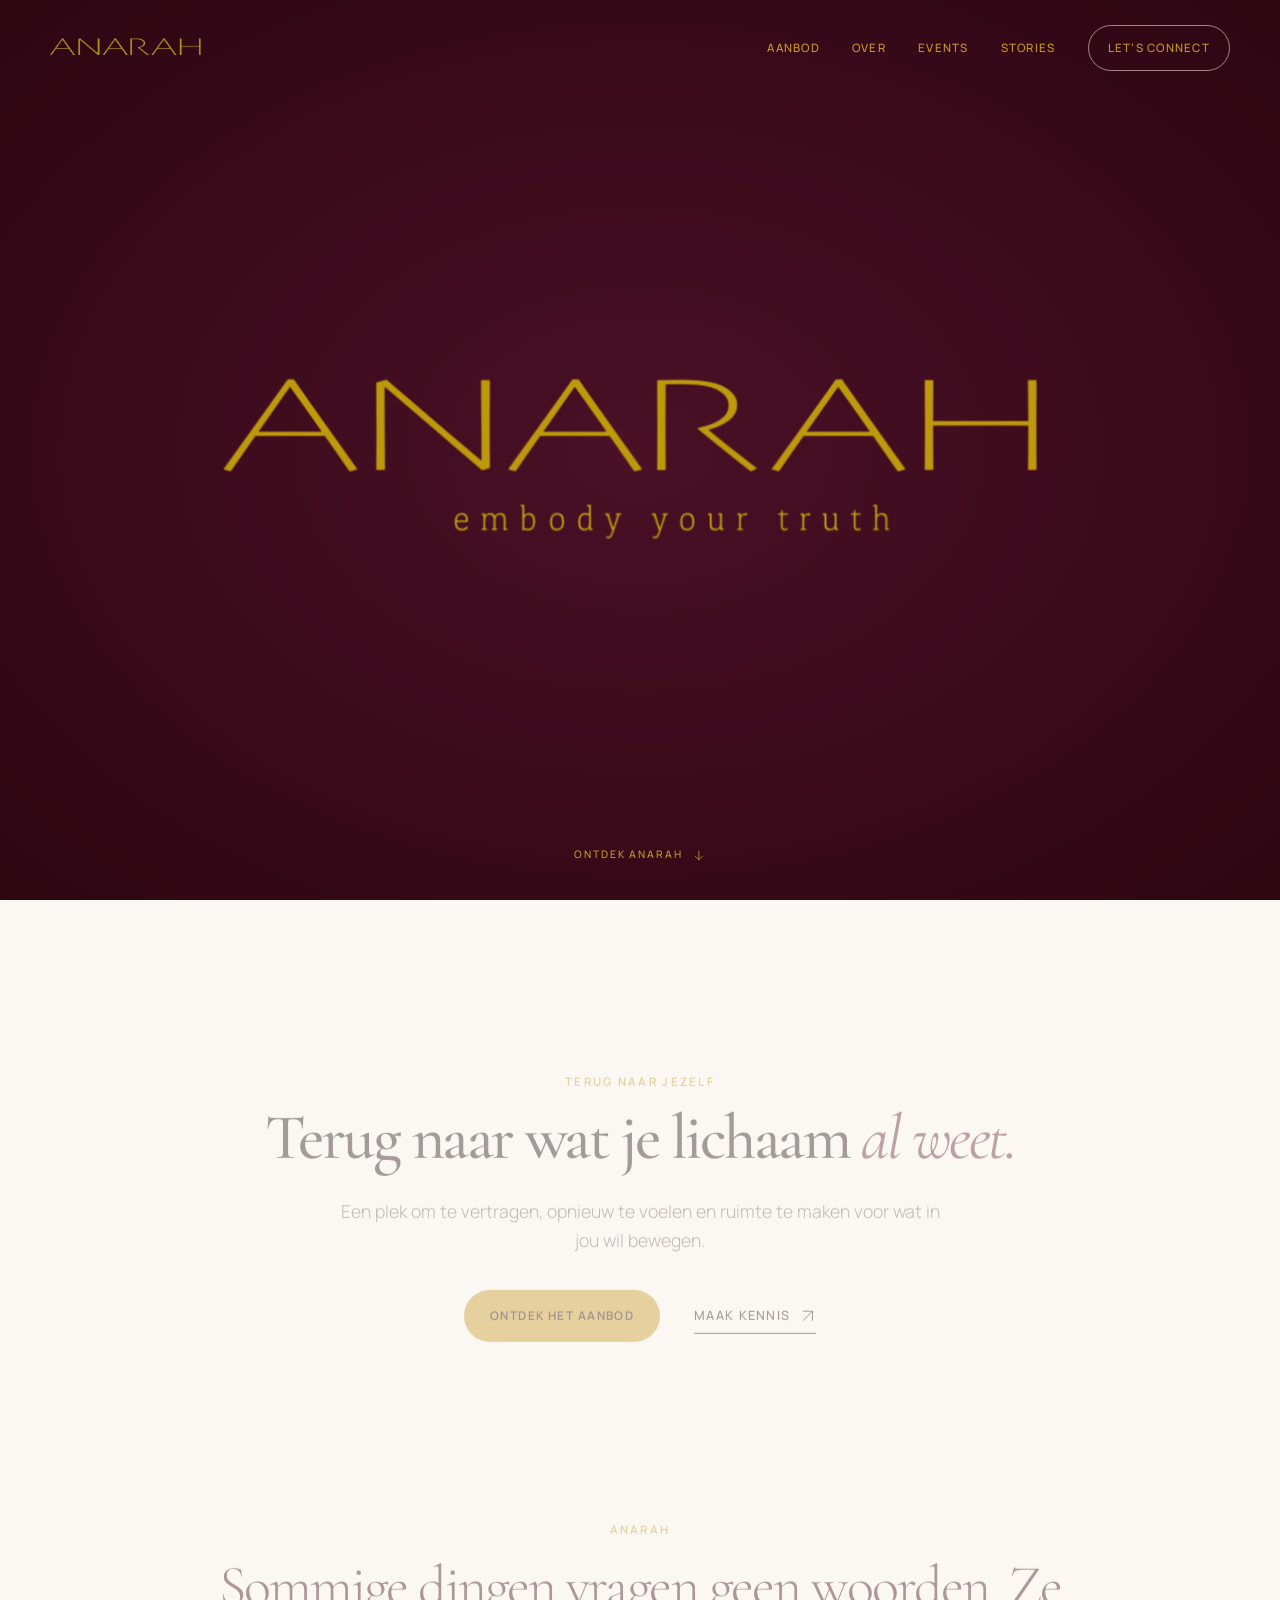
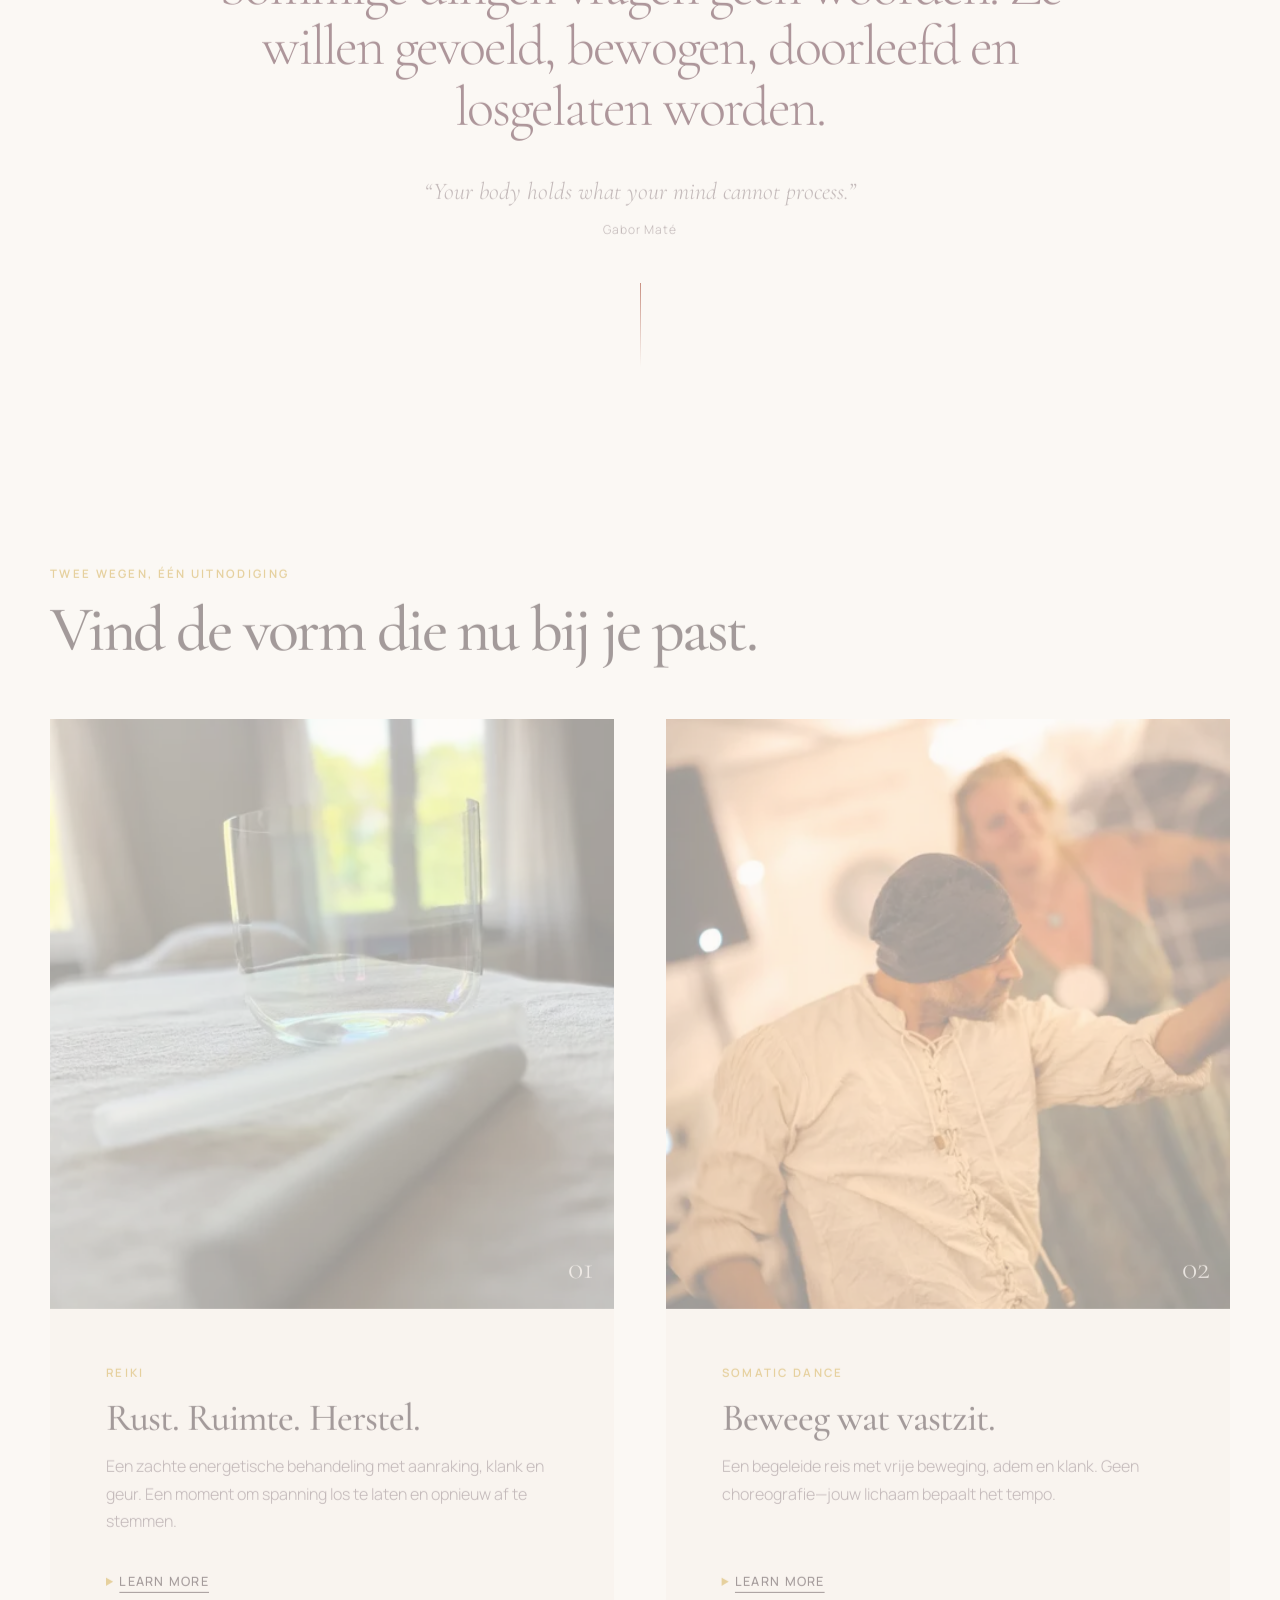
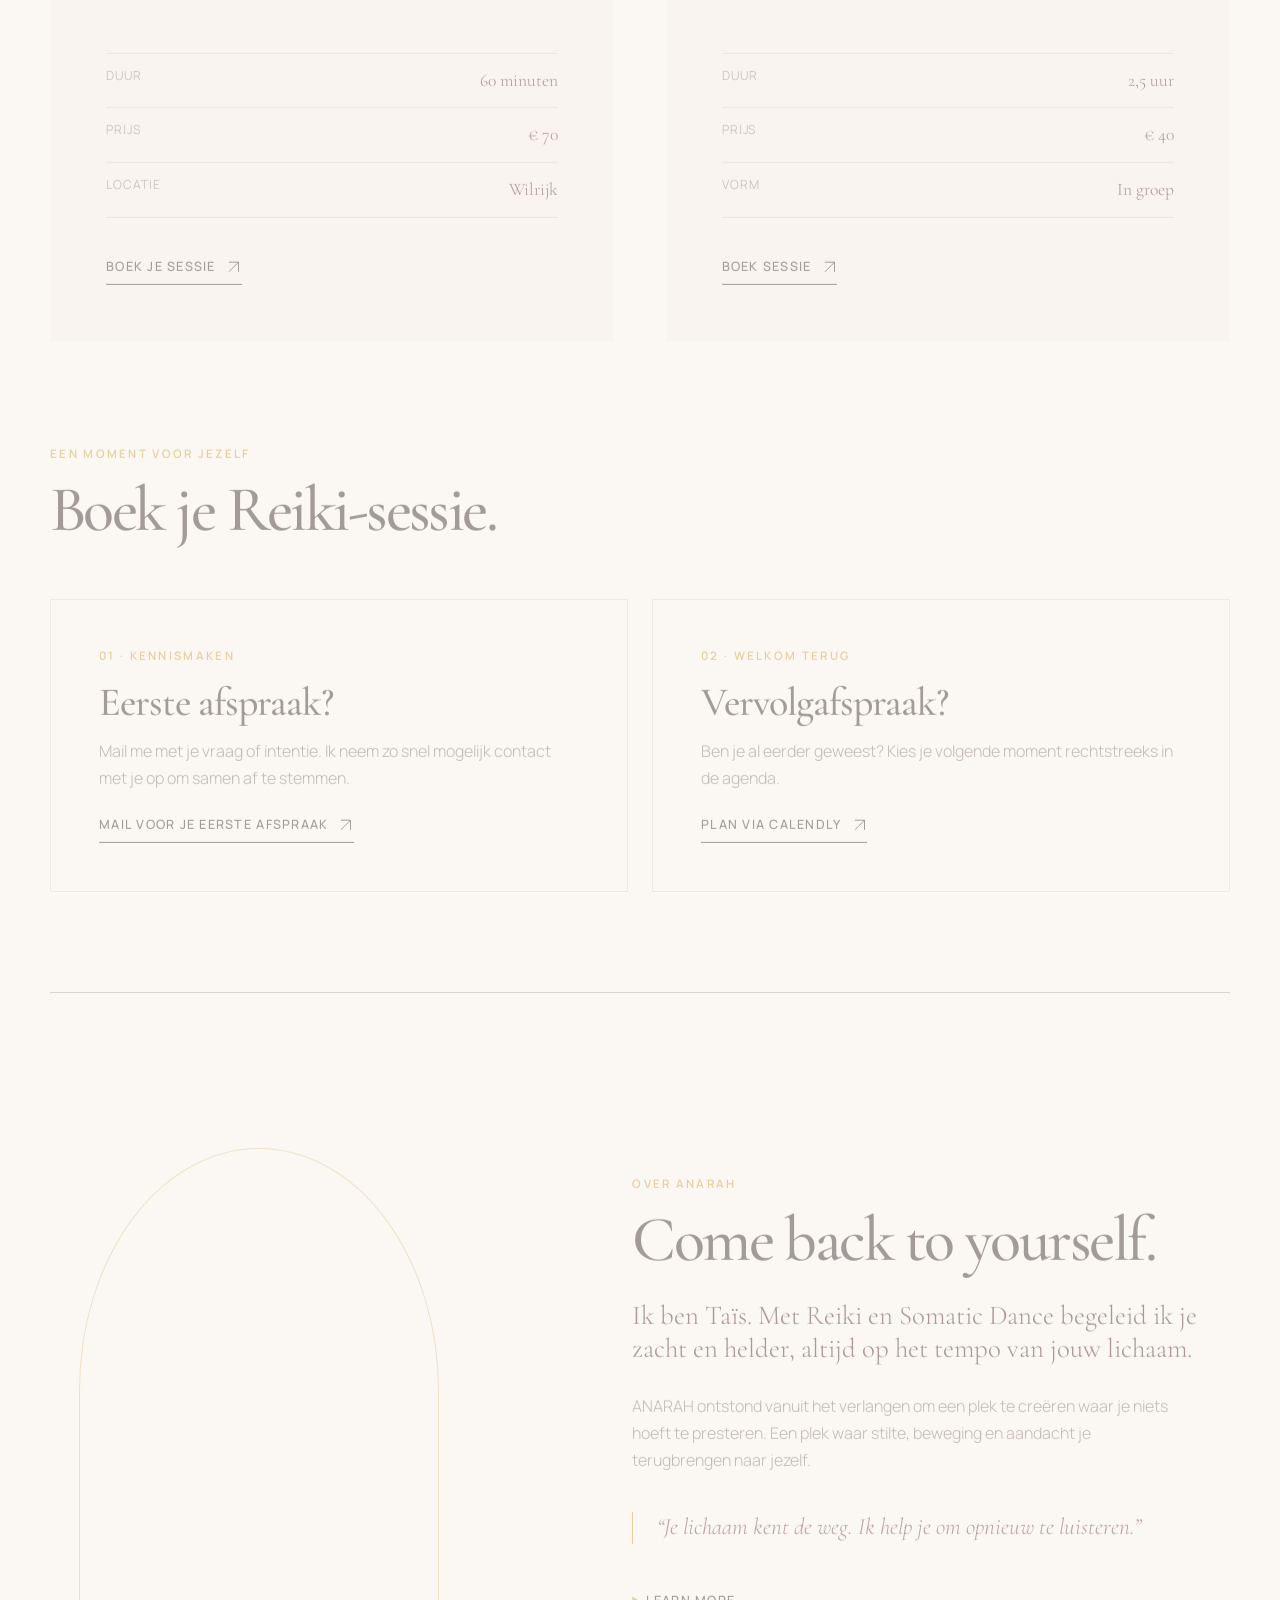
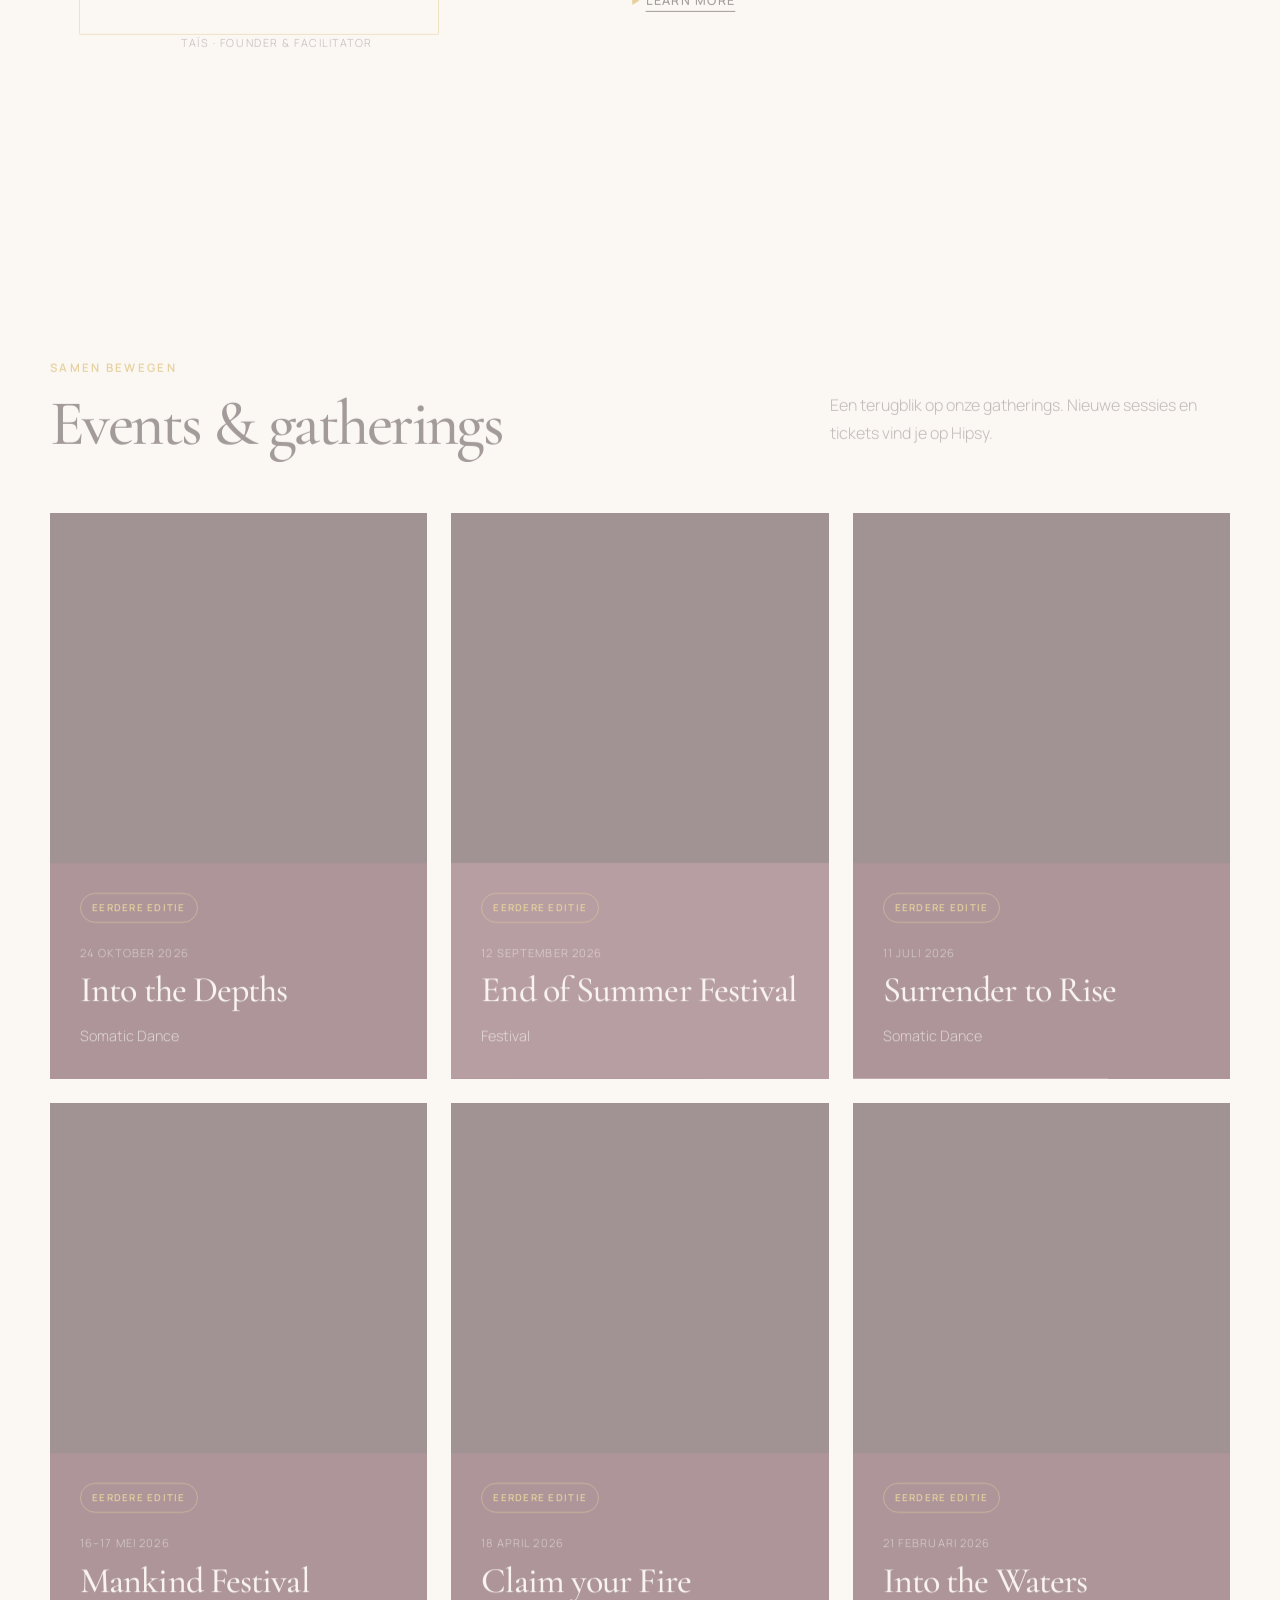
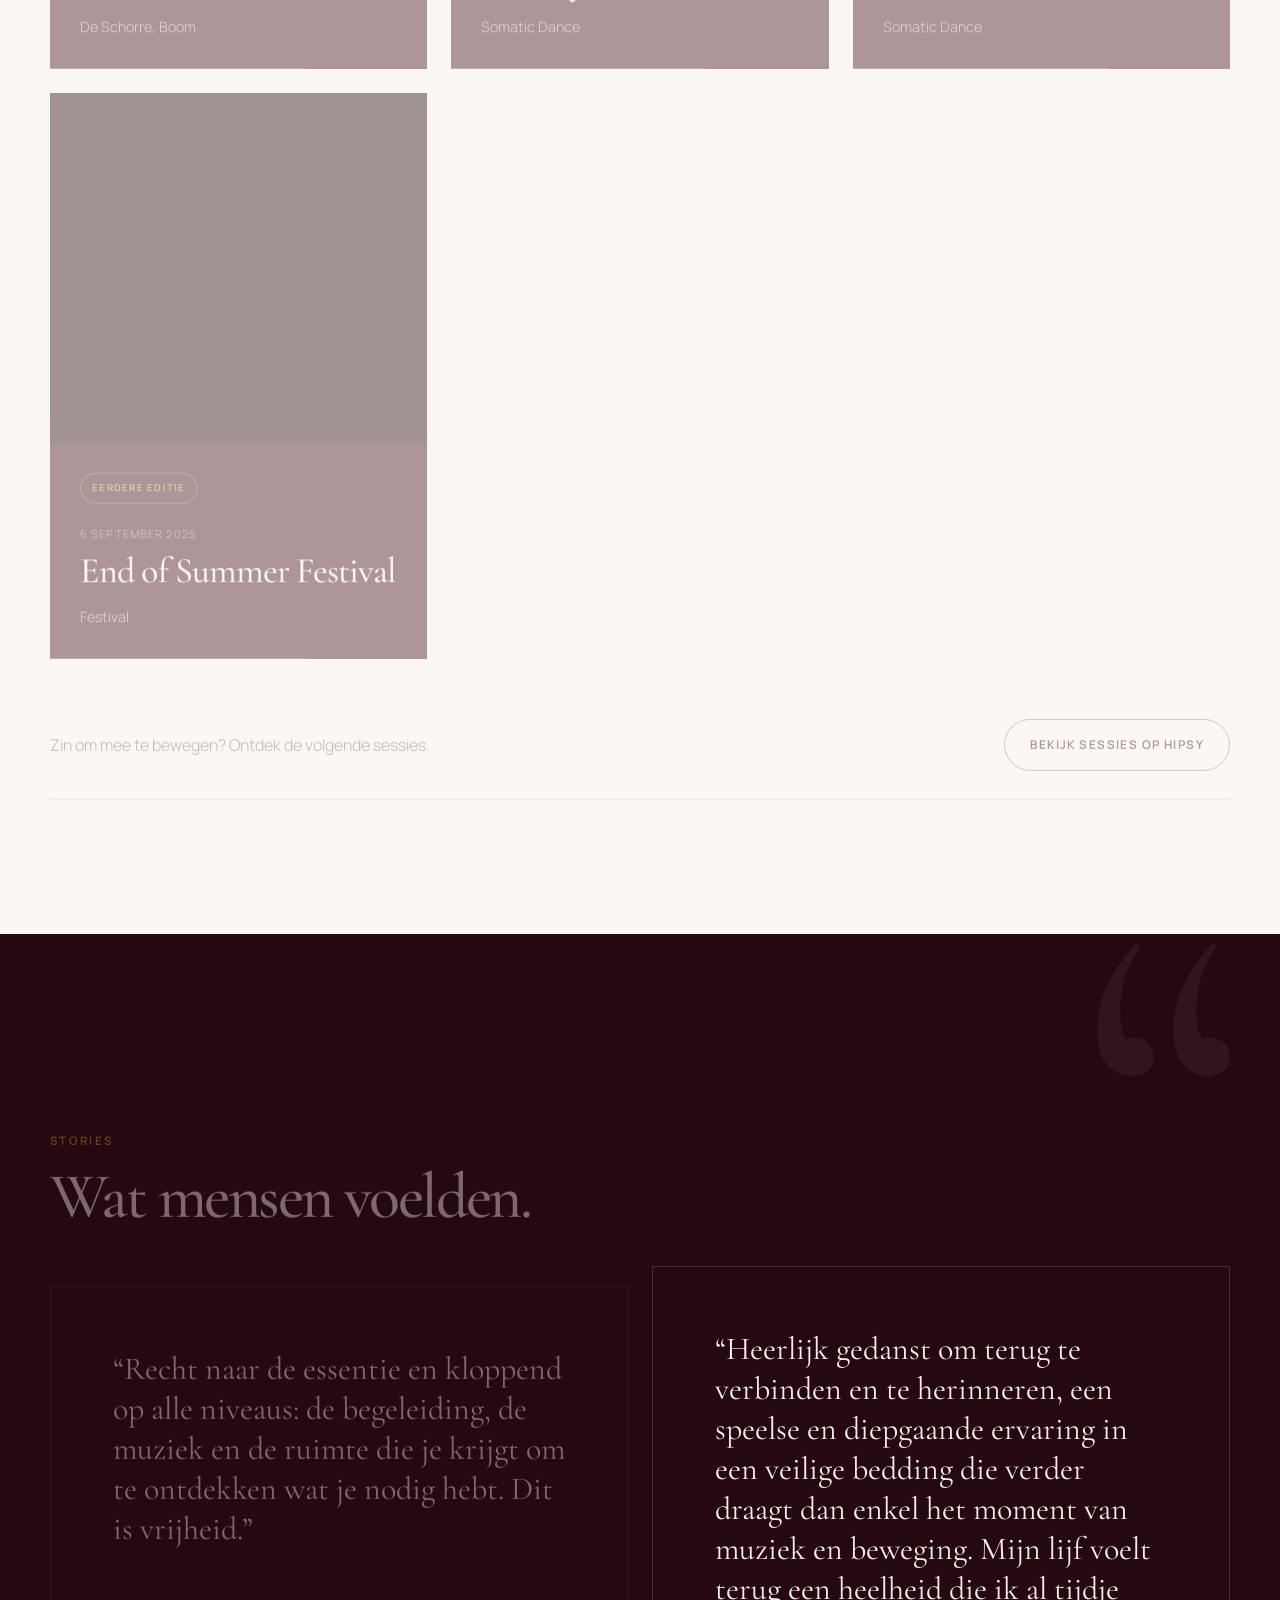
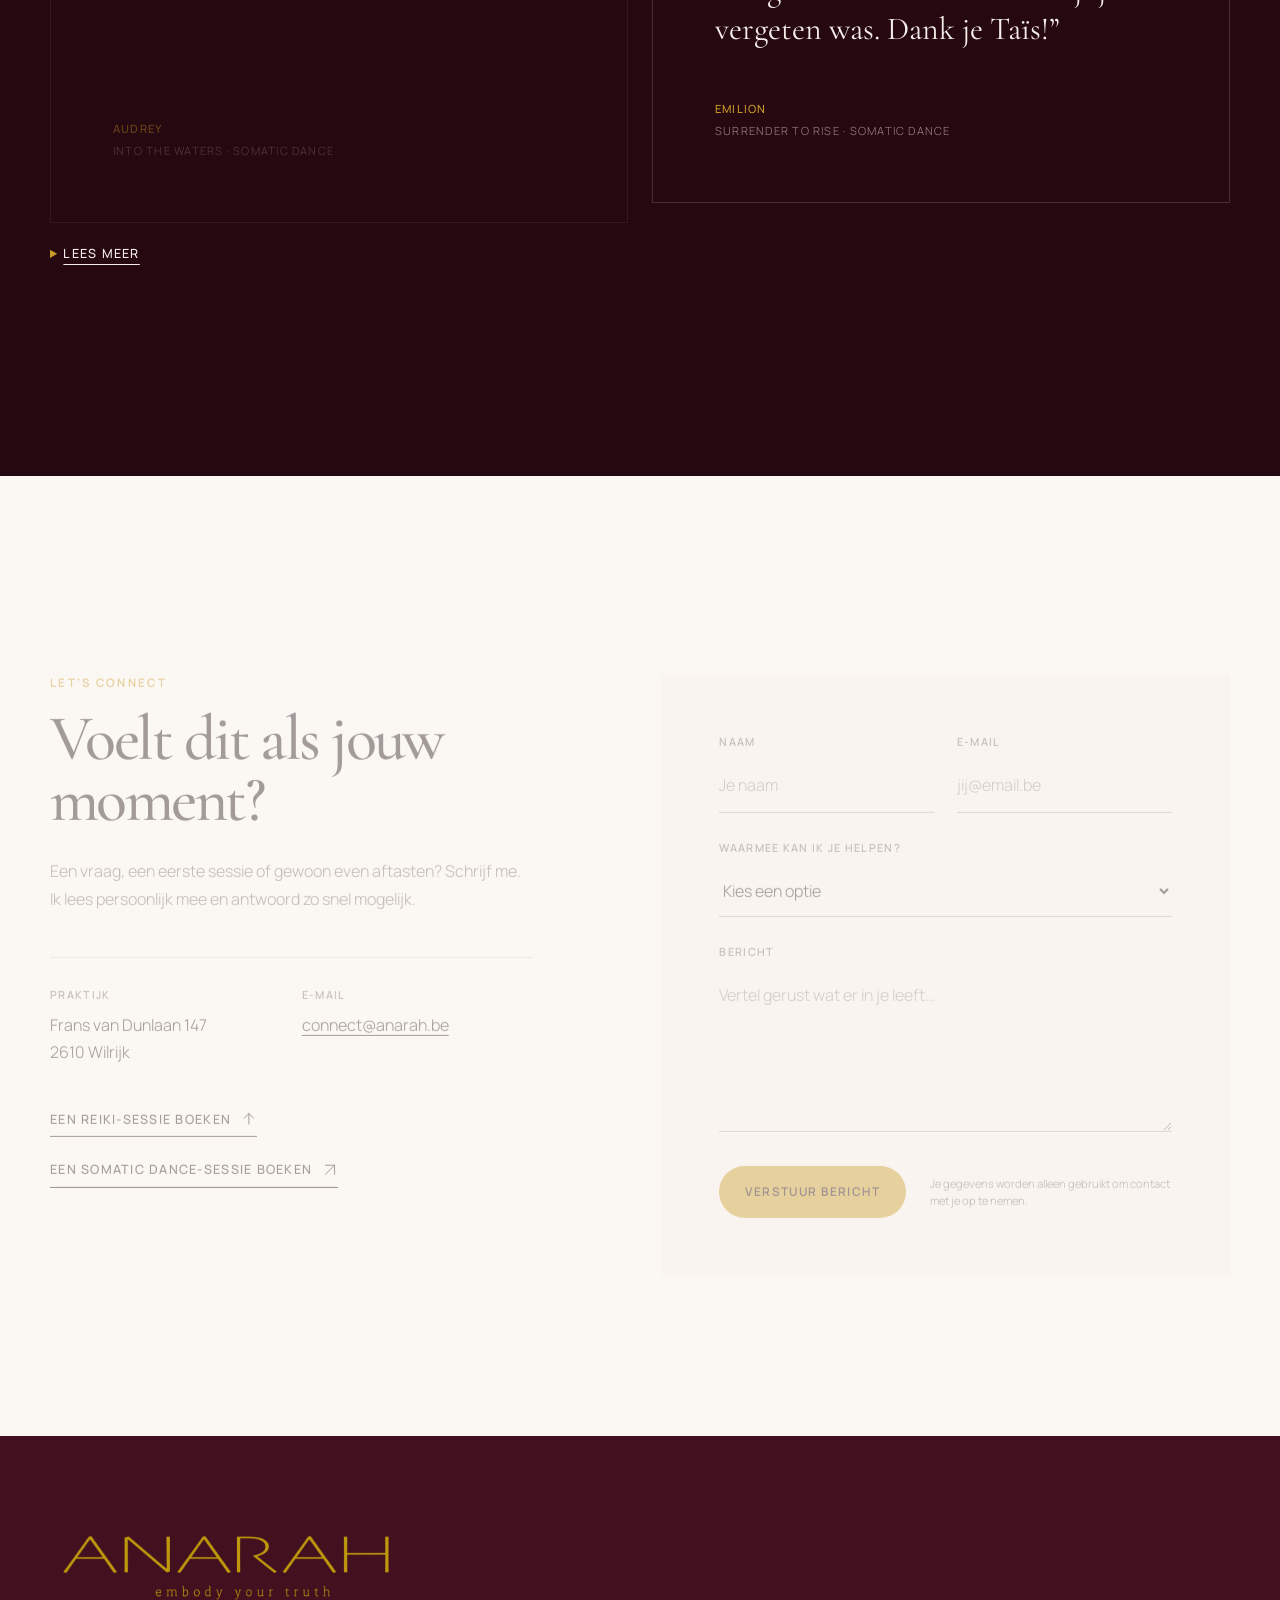
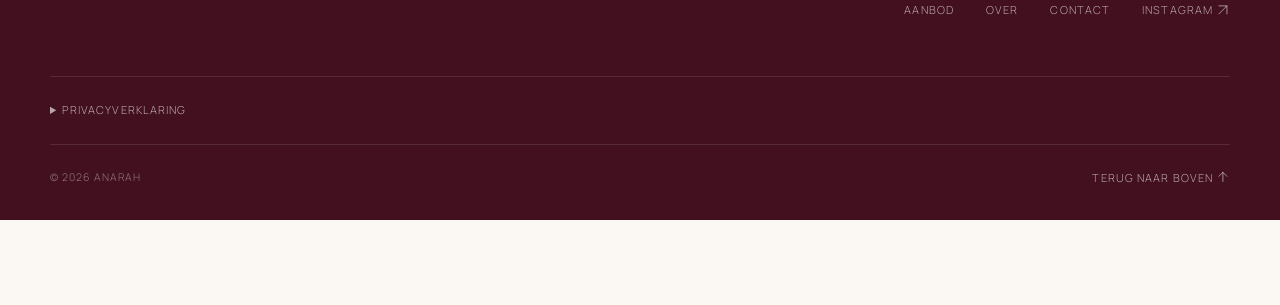
<file: html/about.html>
<!doctype html>
<html lang="nl">
<head>
    <meta charset="utf-8">
    <meta name="viewport" content="width=device-width, initial-scale=1">
    <meta http-equiv="refresh" content="0; url=/#over">
    <link rel="canonical" href="https://anarah.be/">
    <title>Over ANARAH | ANARAH</title>
</head>
<body><p><a href="/#over">Ga naar Over ANARAH</a></p></body>
</html>
</file>
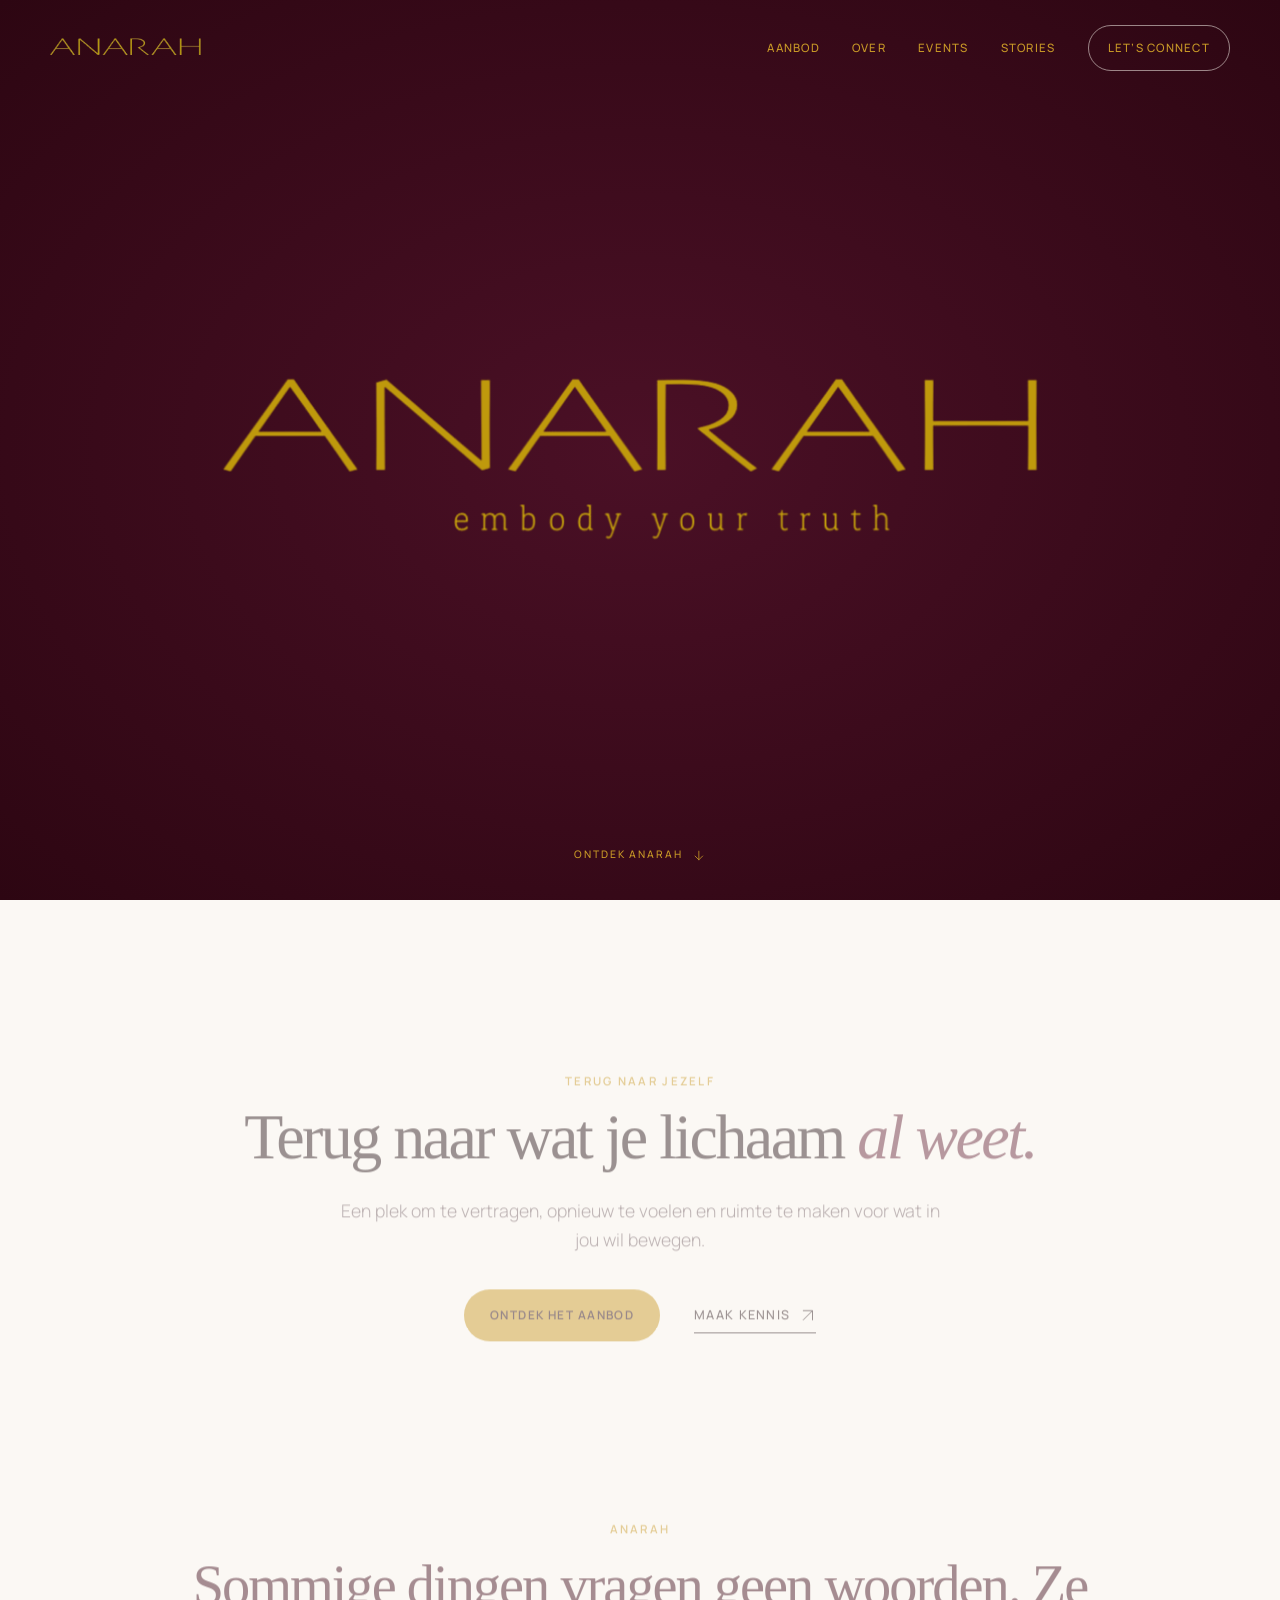
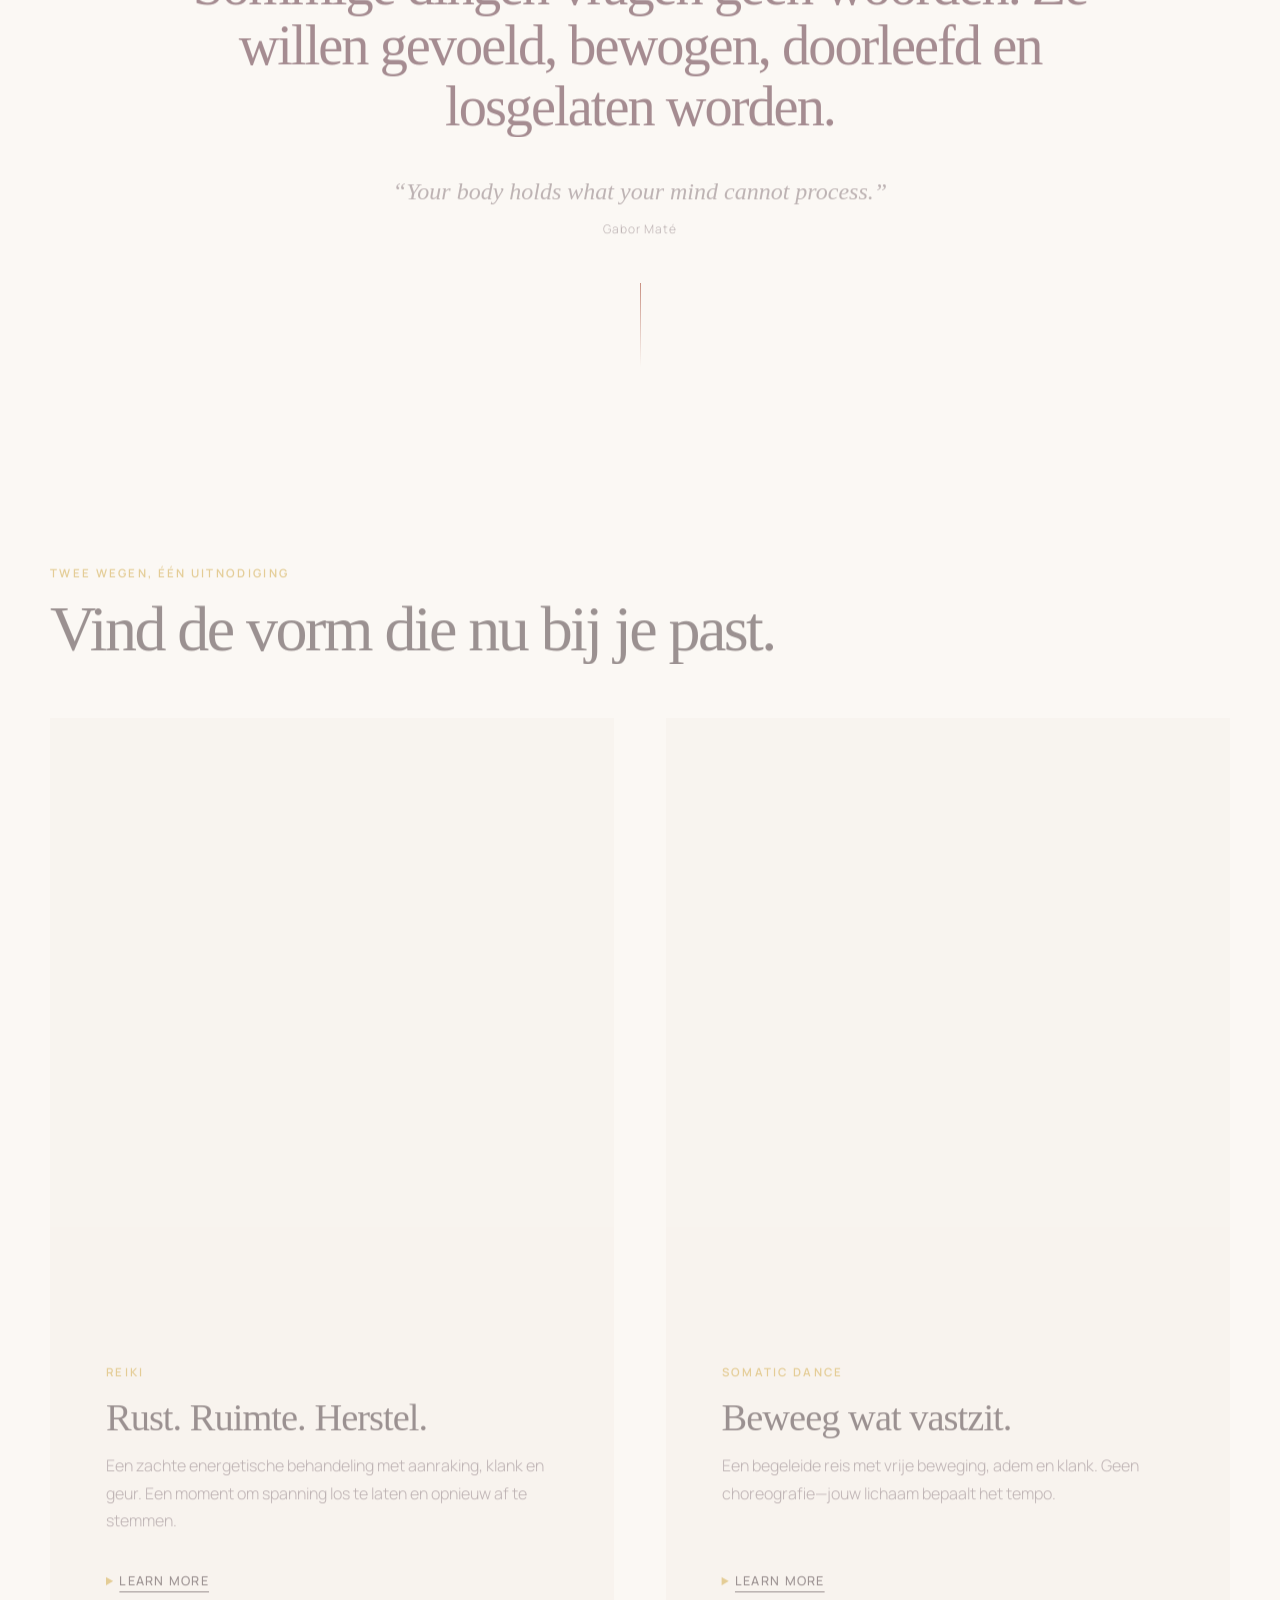
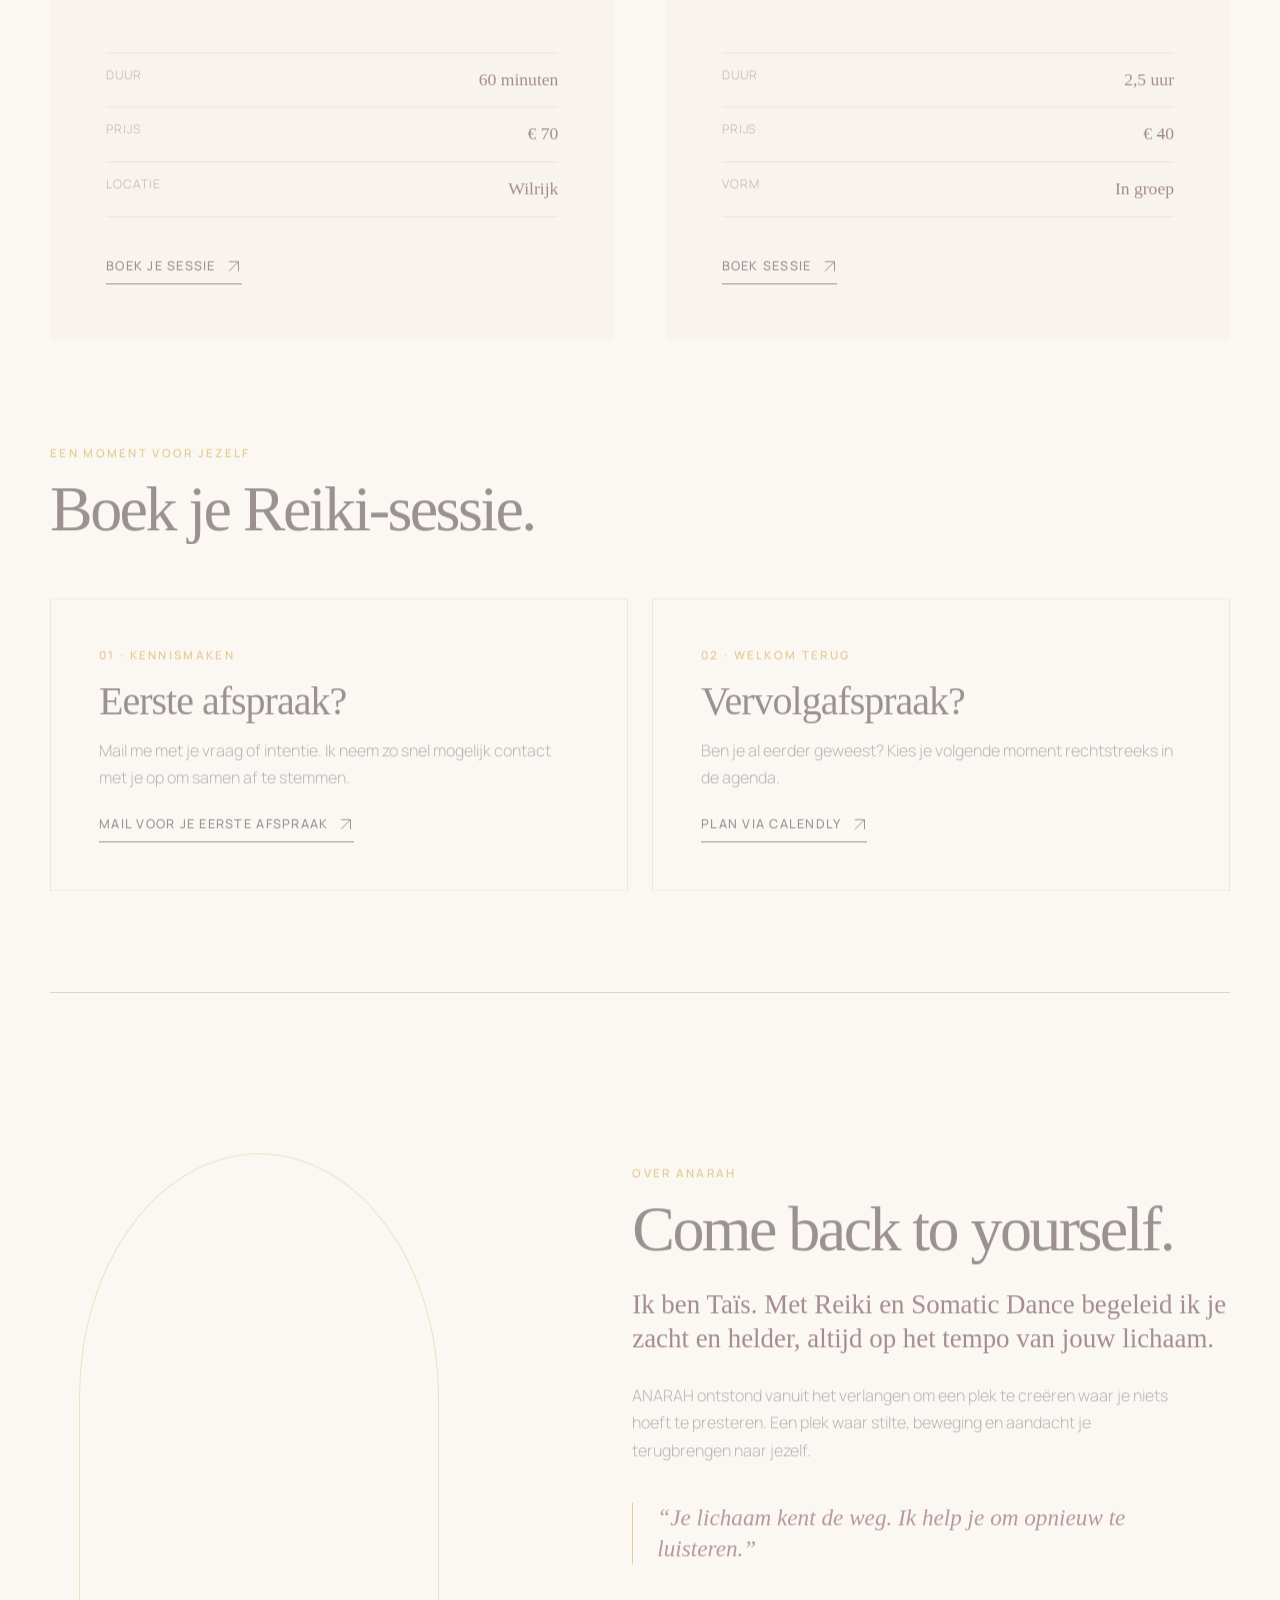
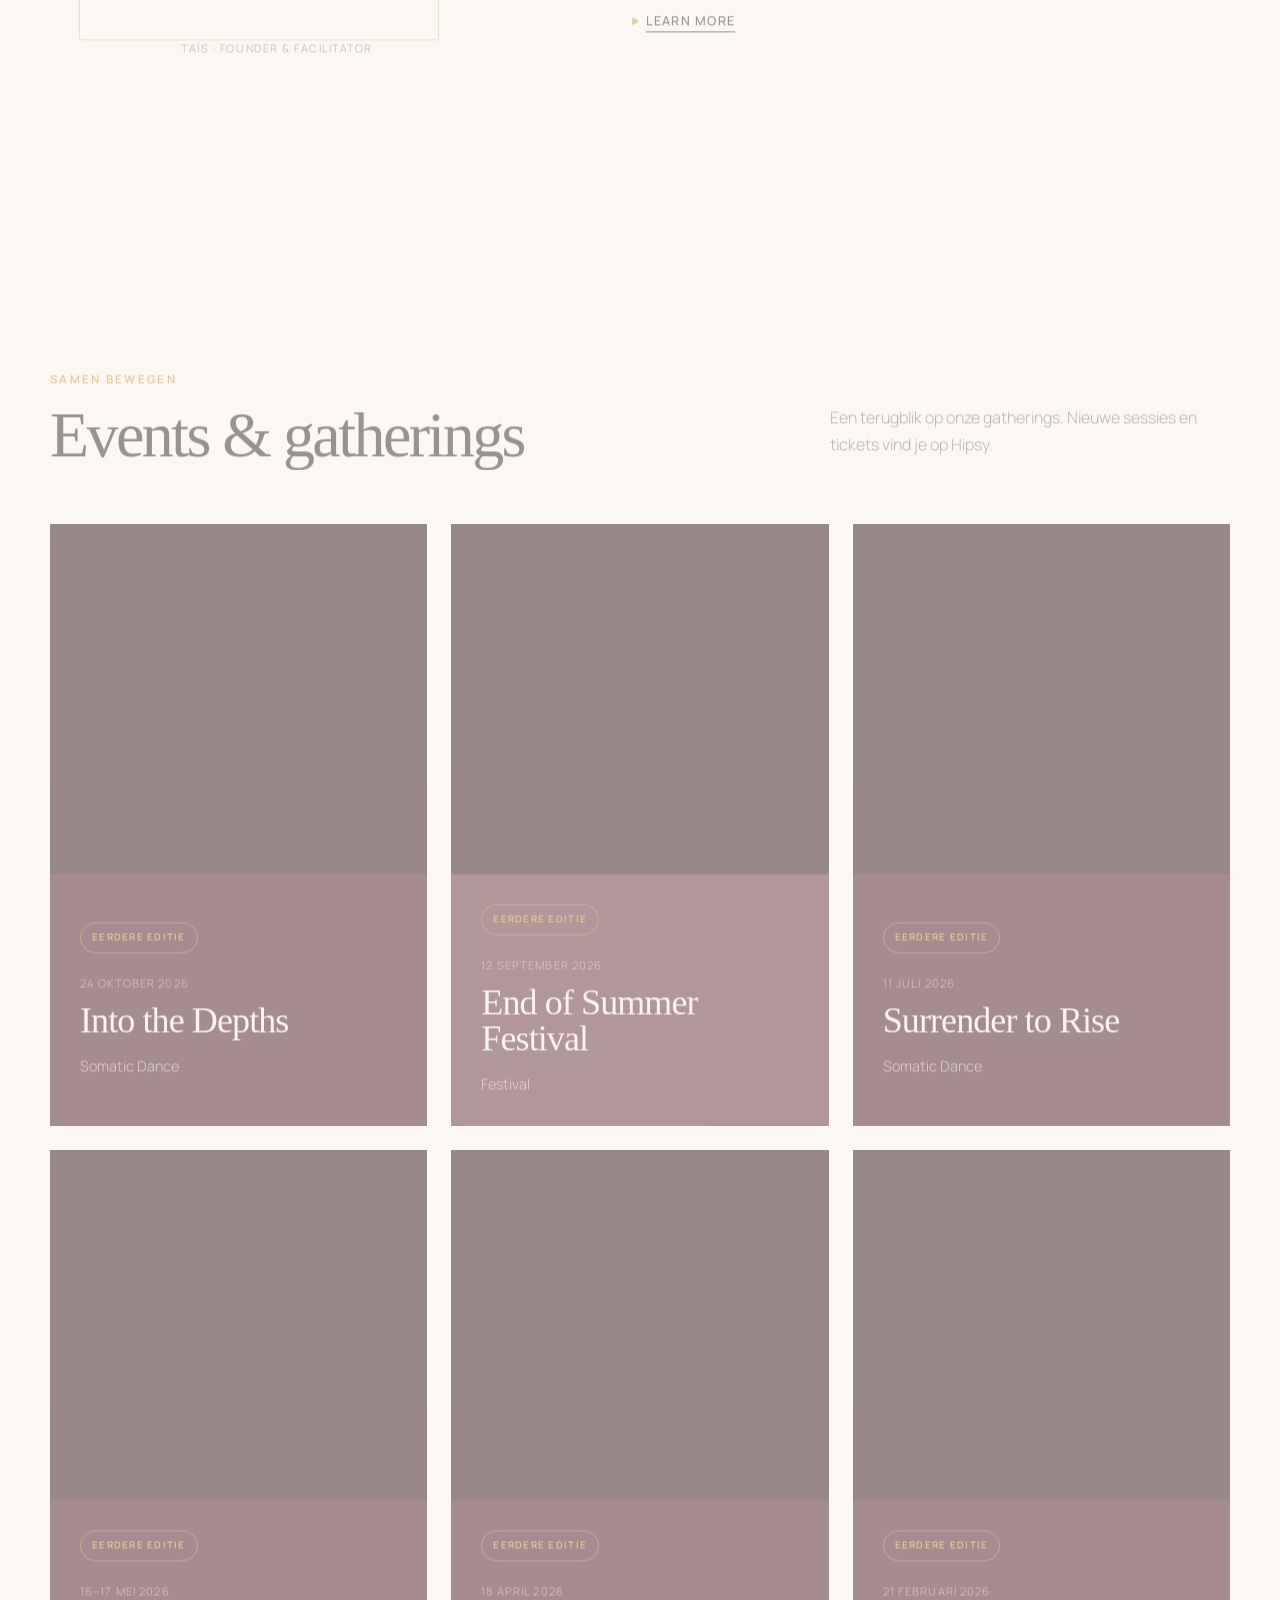
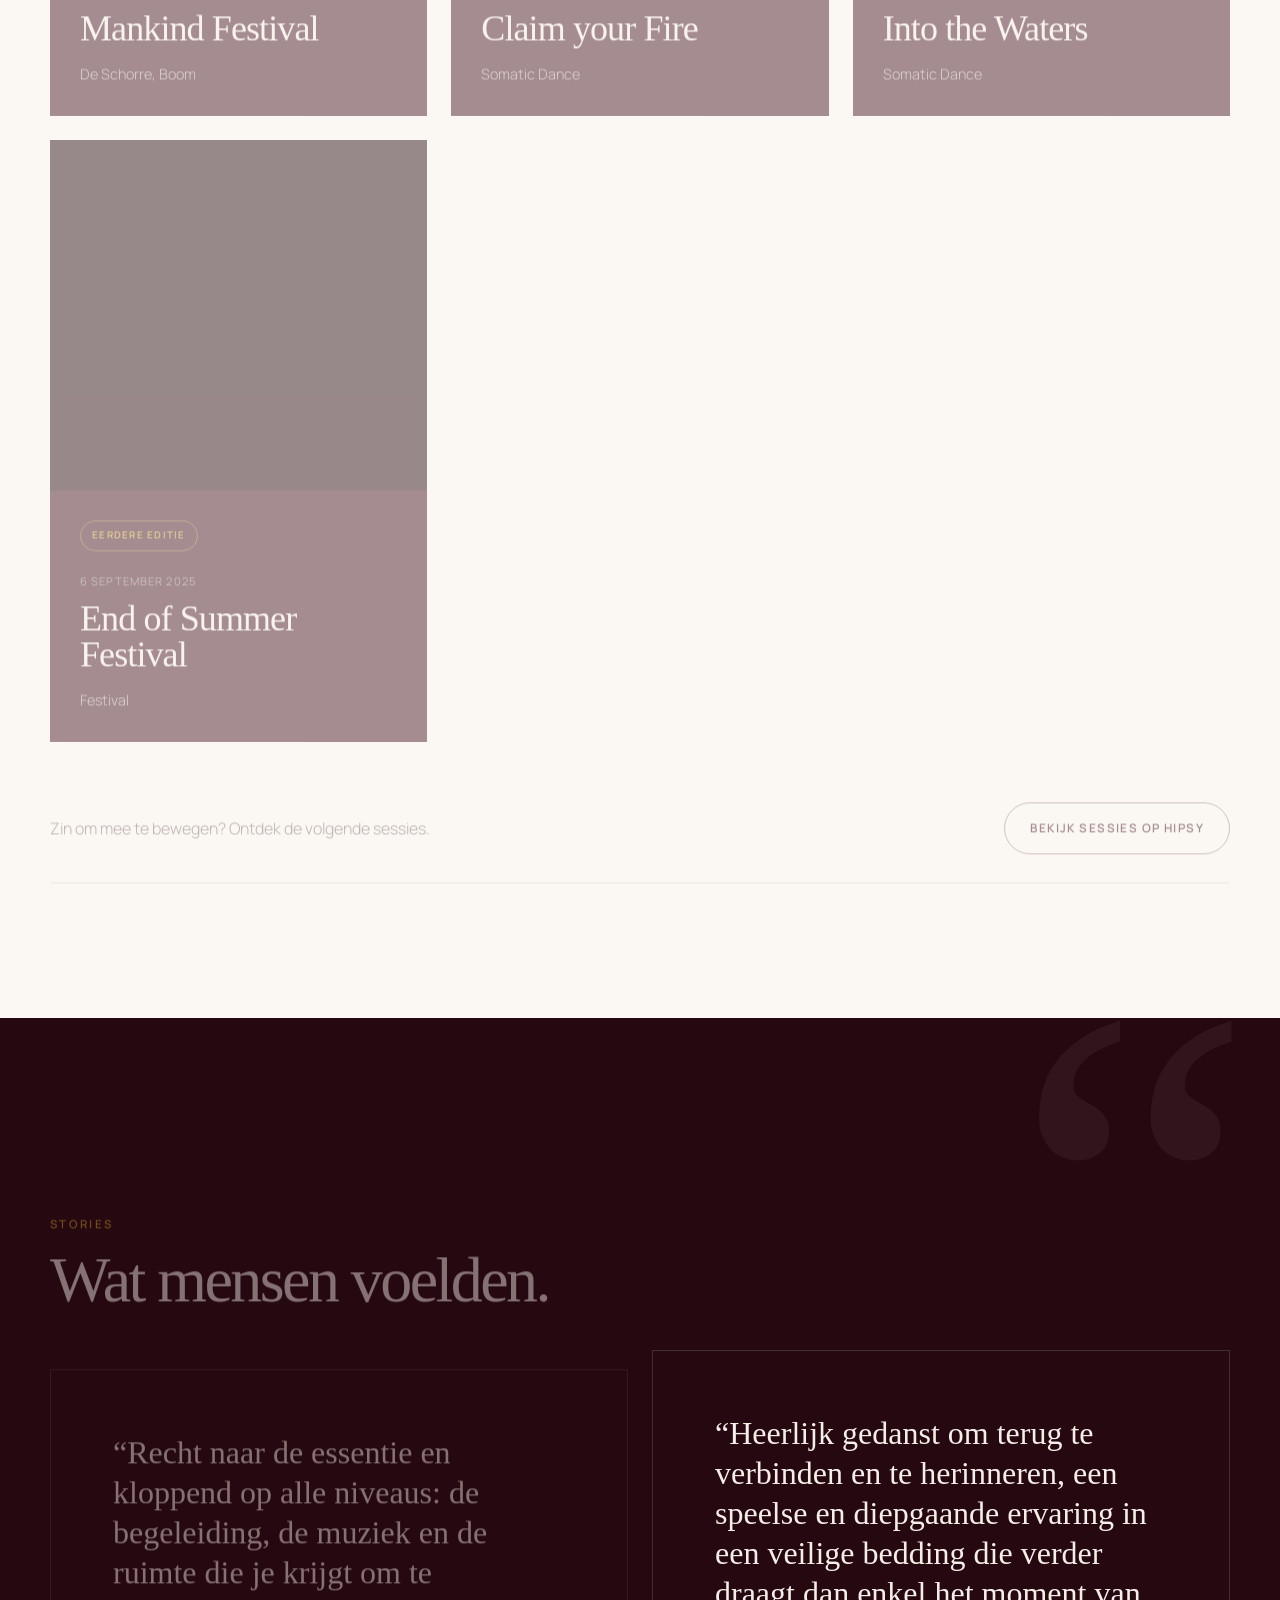
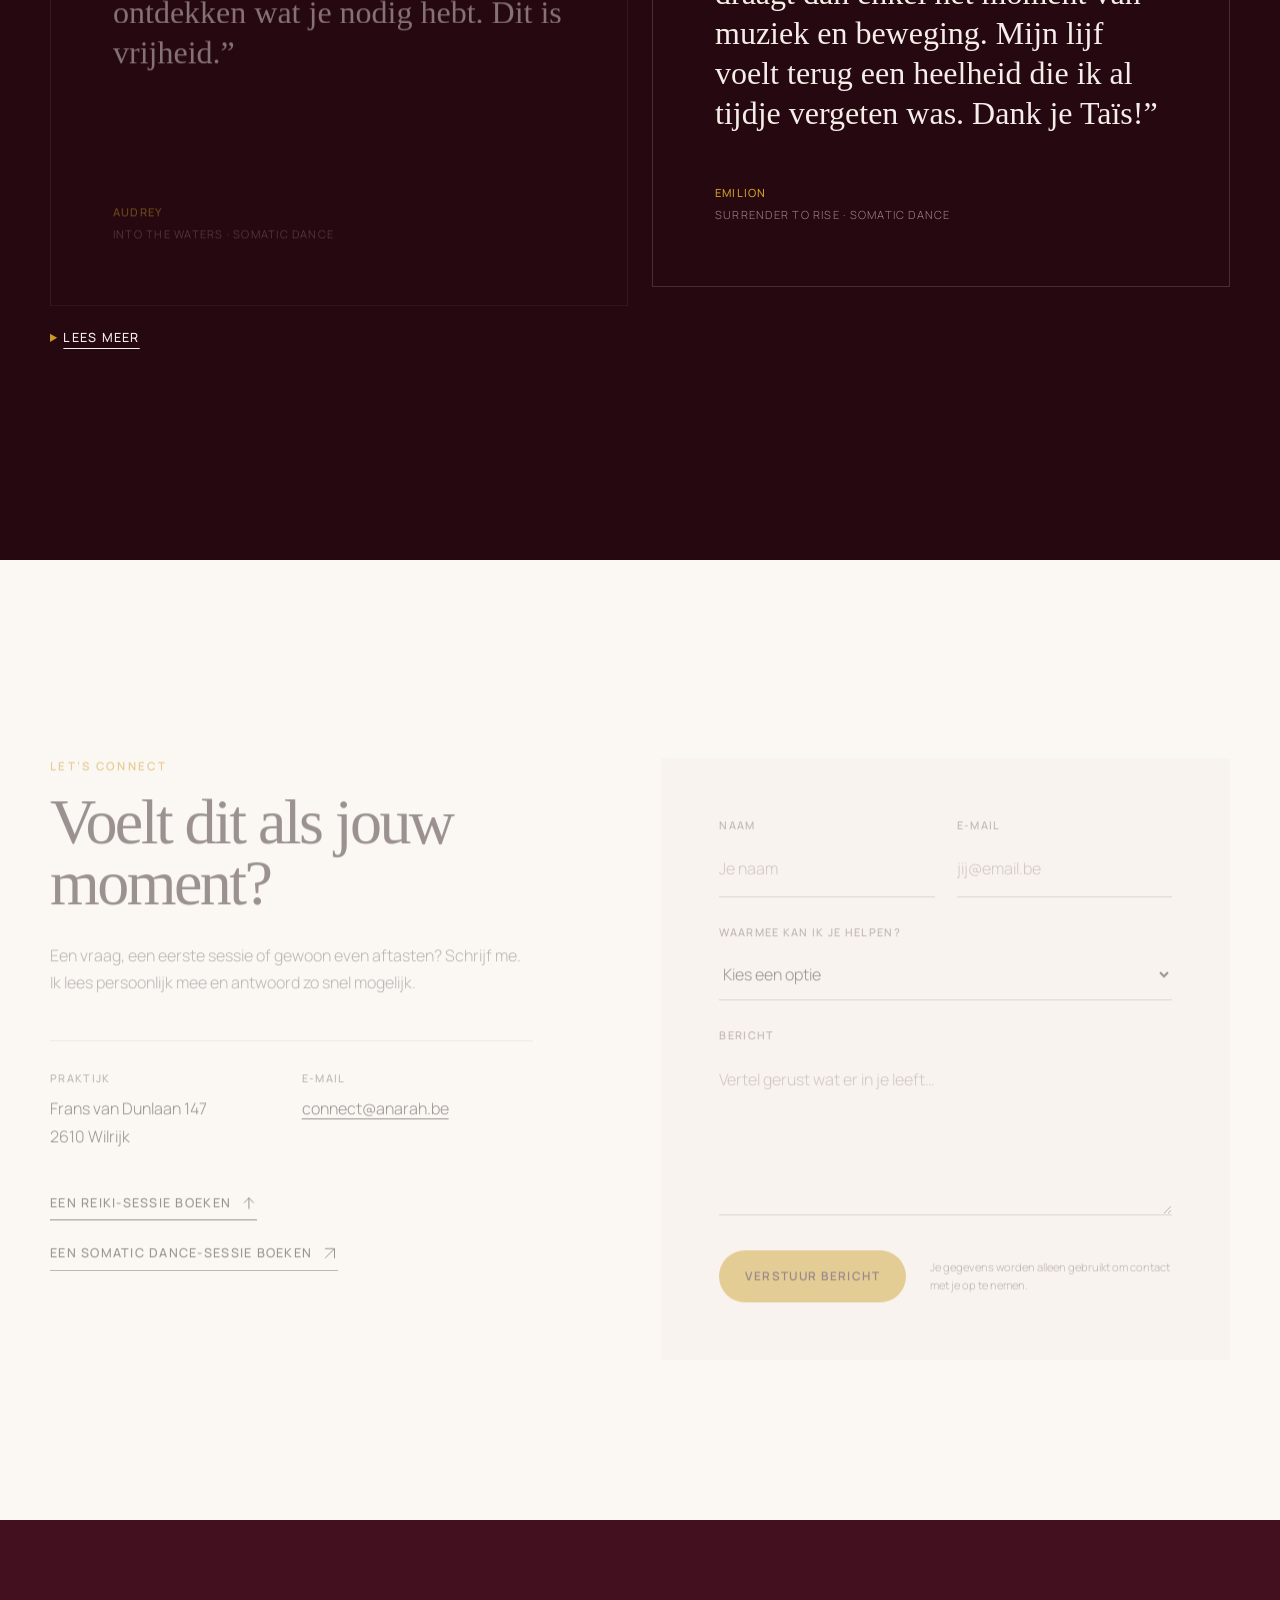
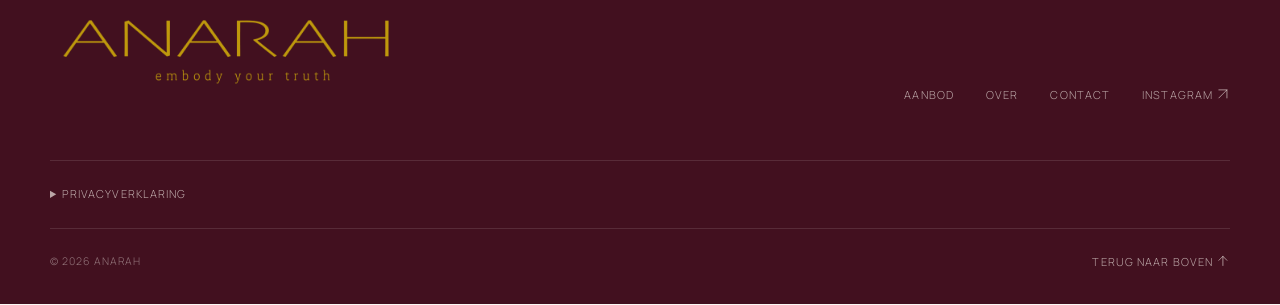
<file: html/contact.html>
<!doctype html>
<html lang="nl">
<head>
    <meta charset="utf-8">
    <meta name="viewport" content="width=device-width, initial-scale=1">
    <meta http-equiv="refresh" content="0; url=/#contact">
    <link rel="canonical" href="https://anarah.be/">
    <title>Contact | ANARAH</title>
</head>
<body><p><a href="/#contact">Ga naar Contact</a></p></body>
</html>
</file>
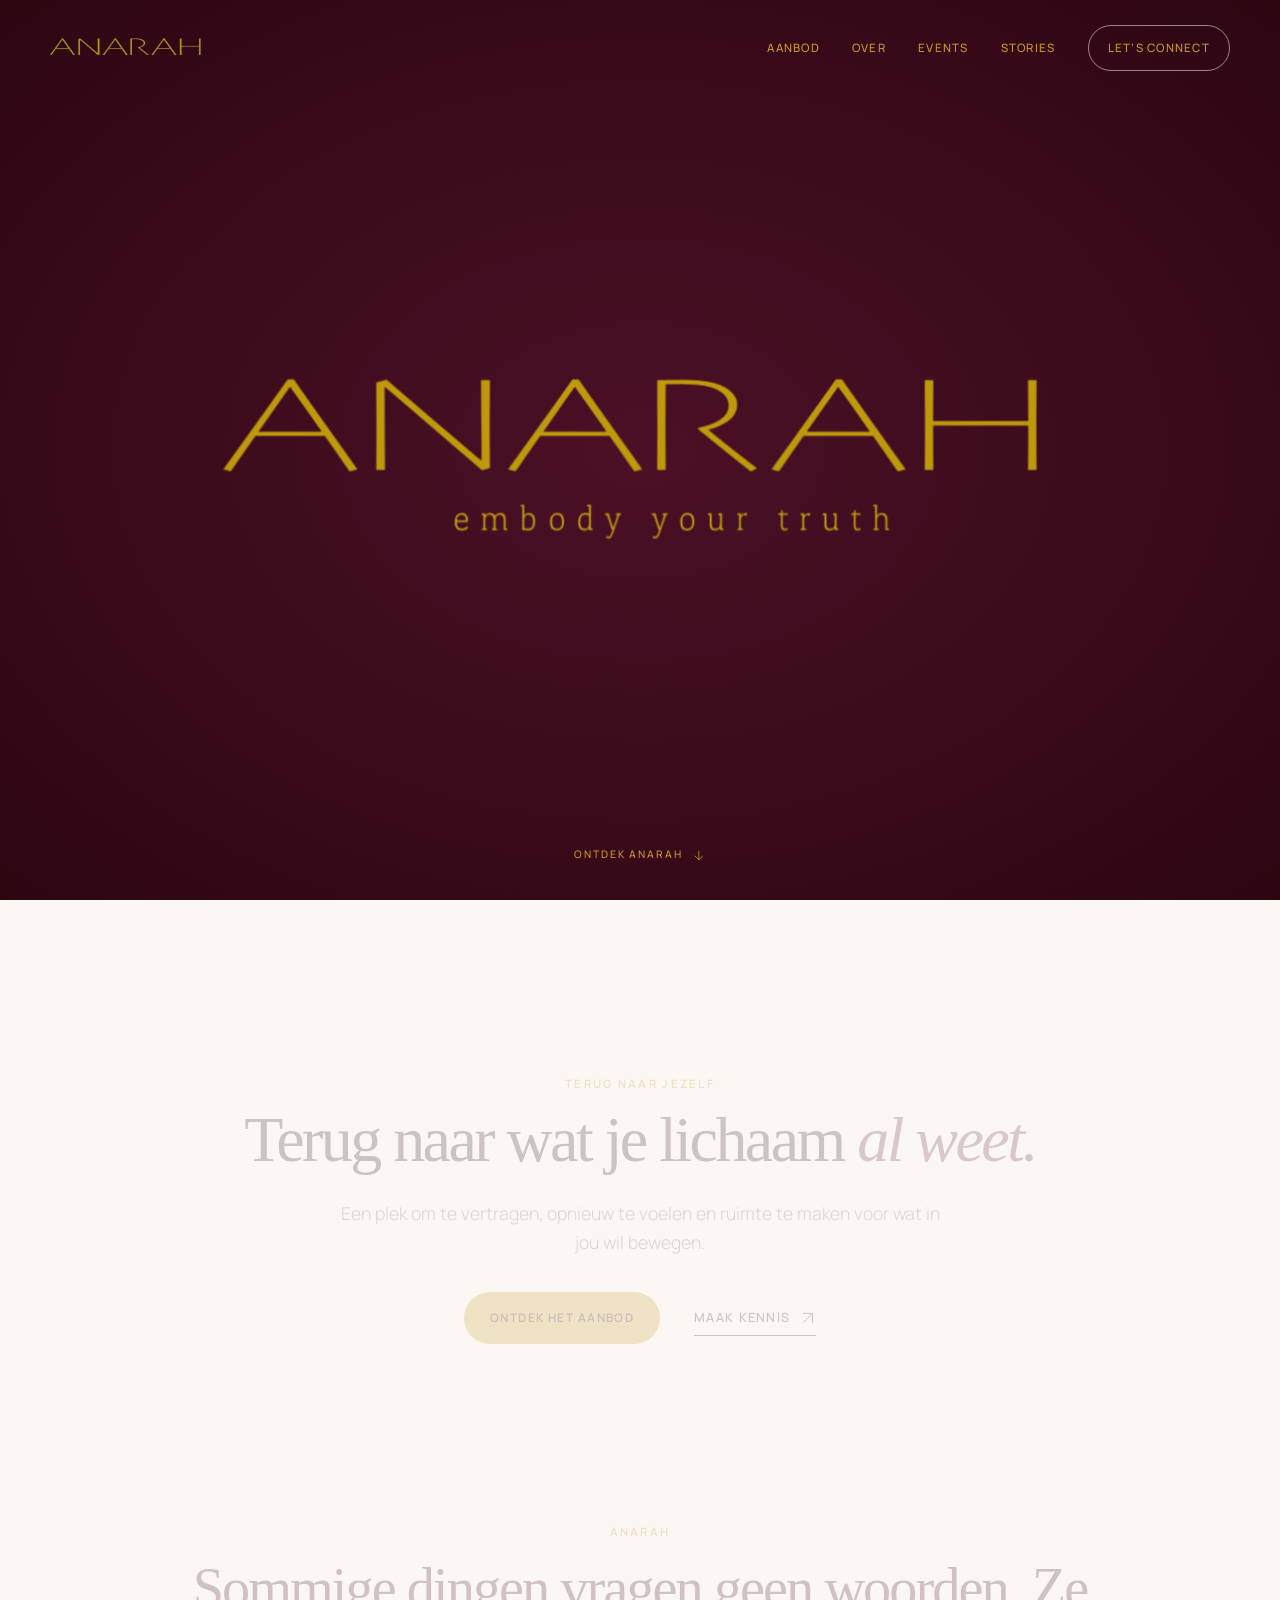
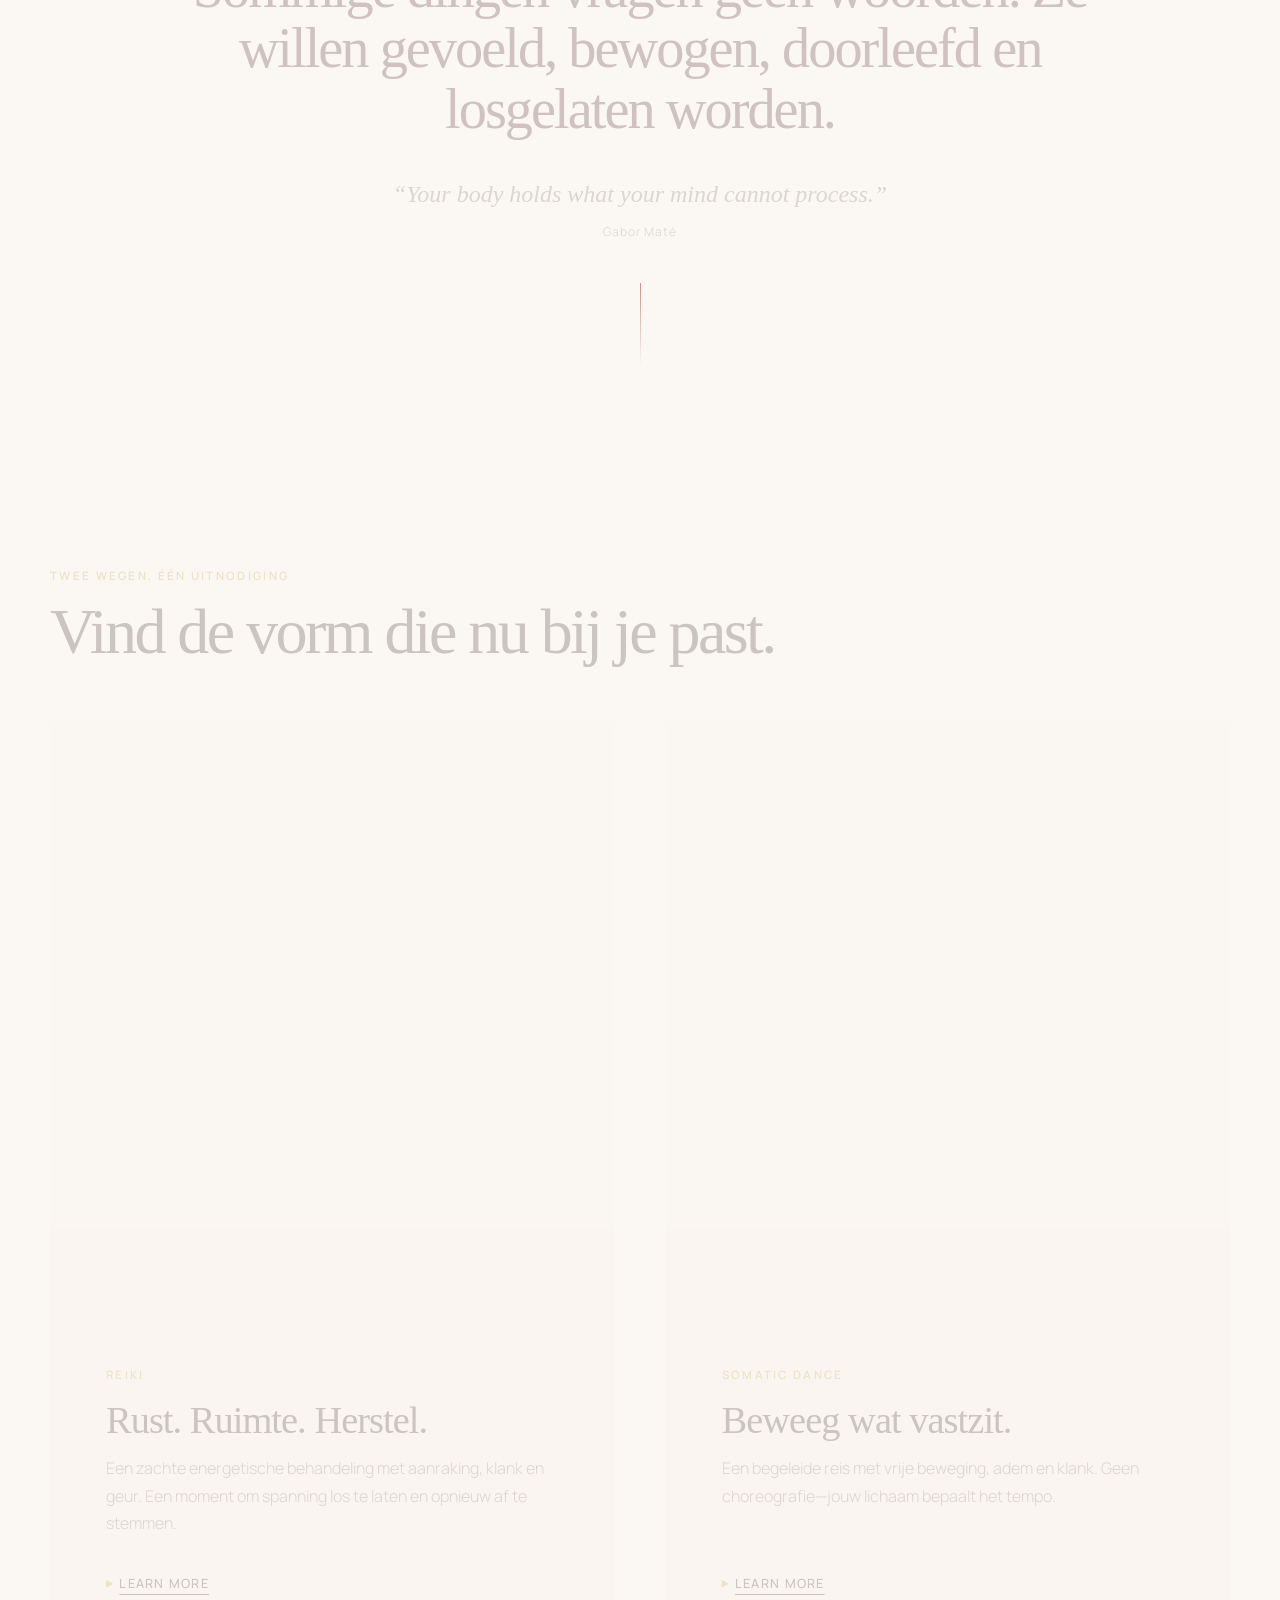
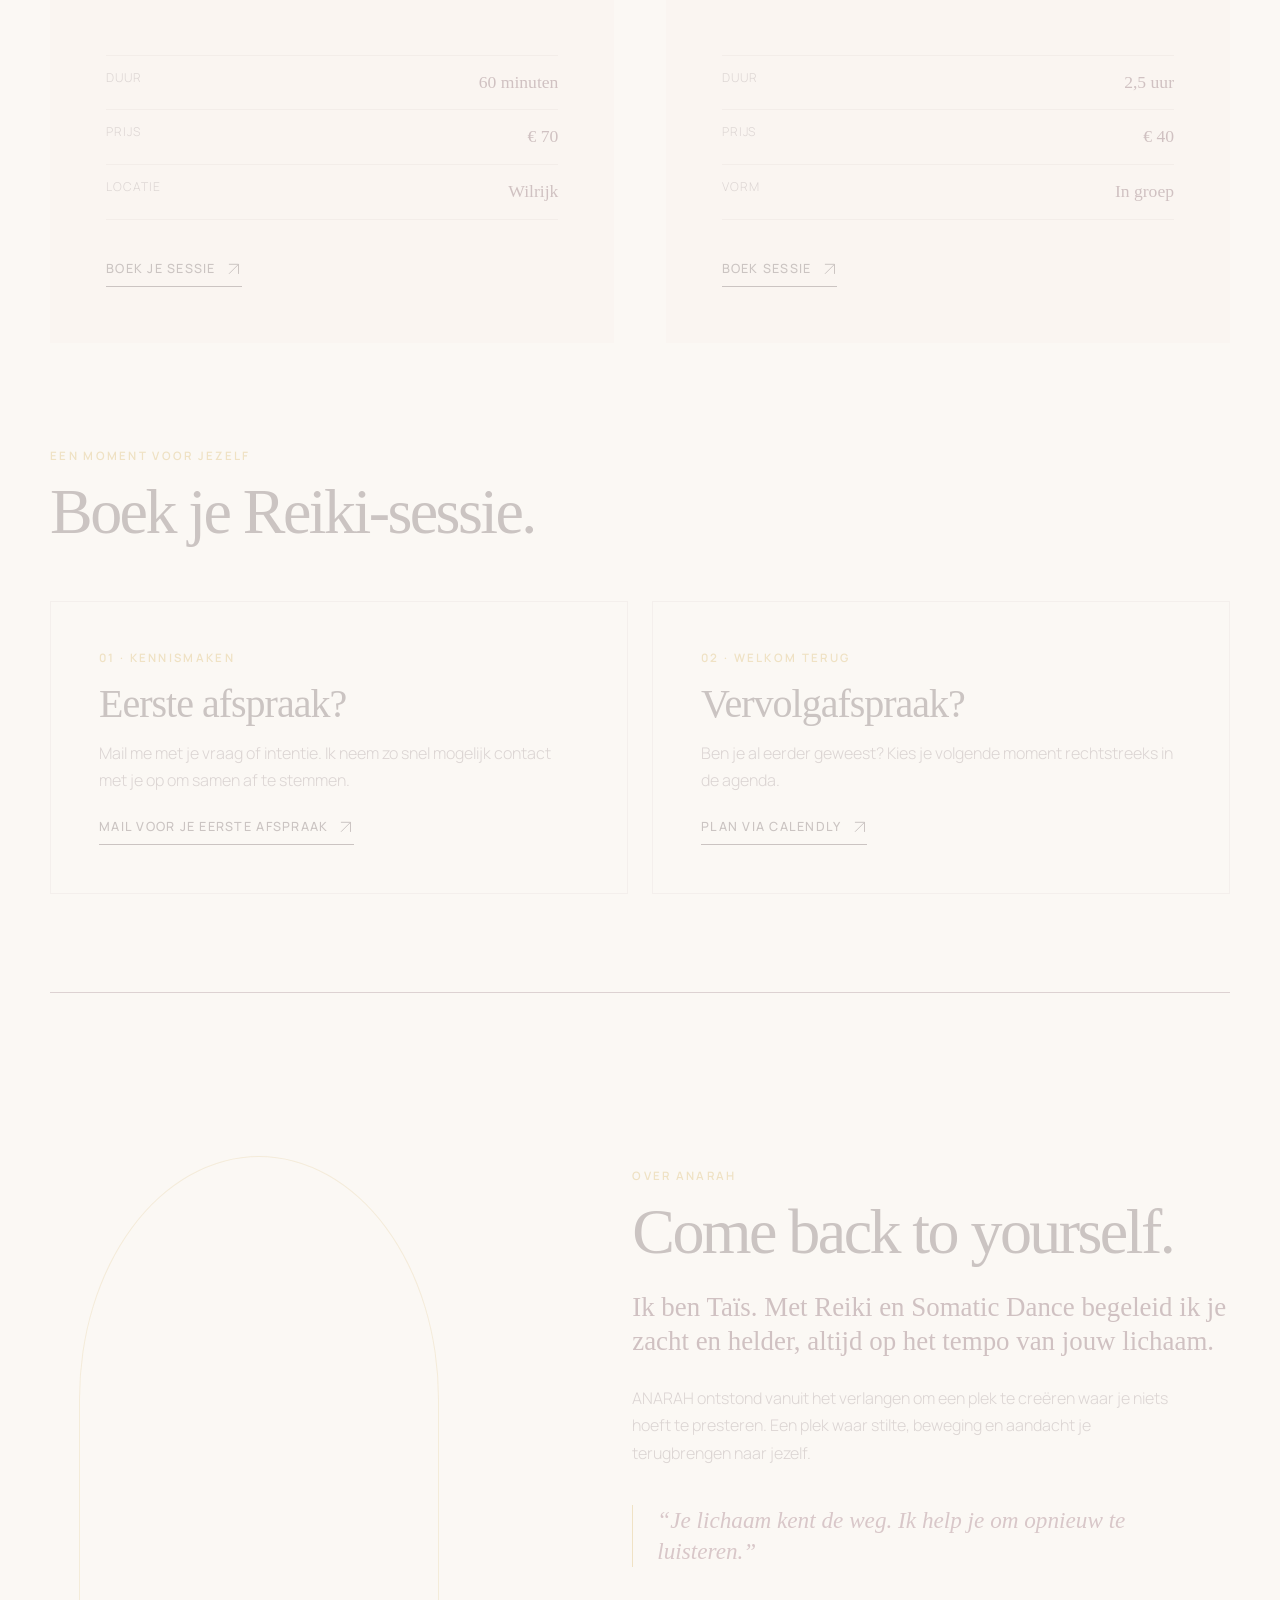
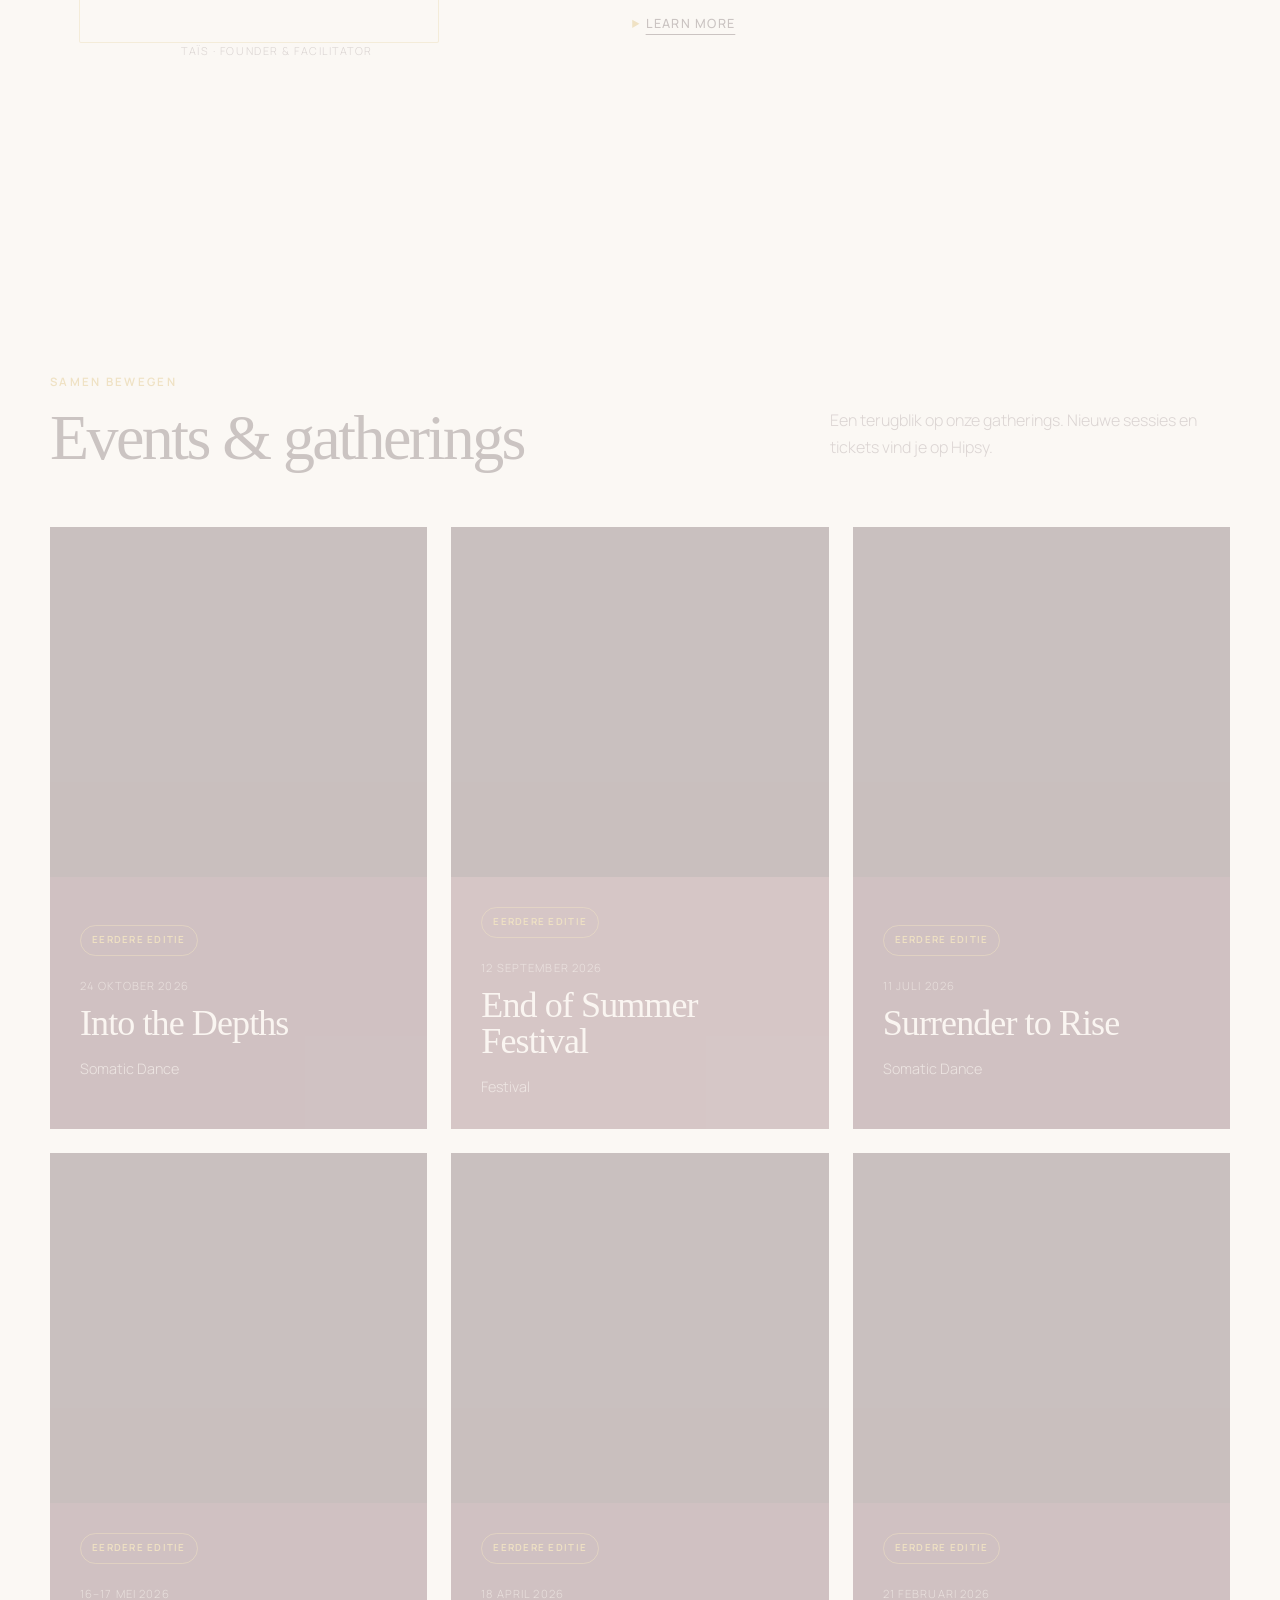
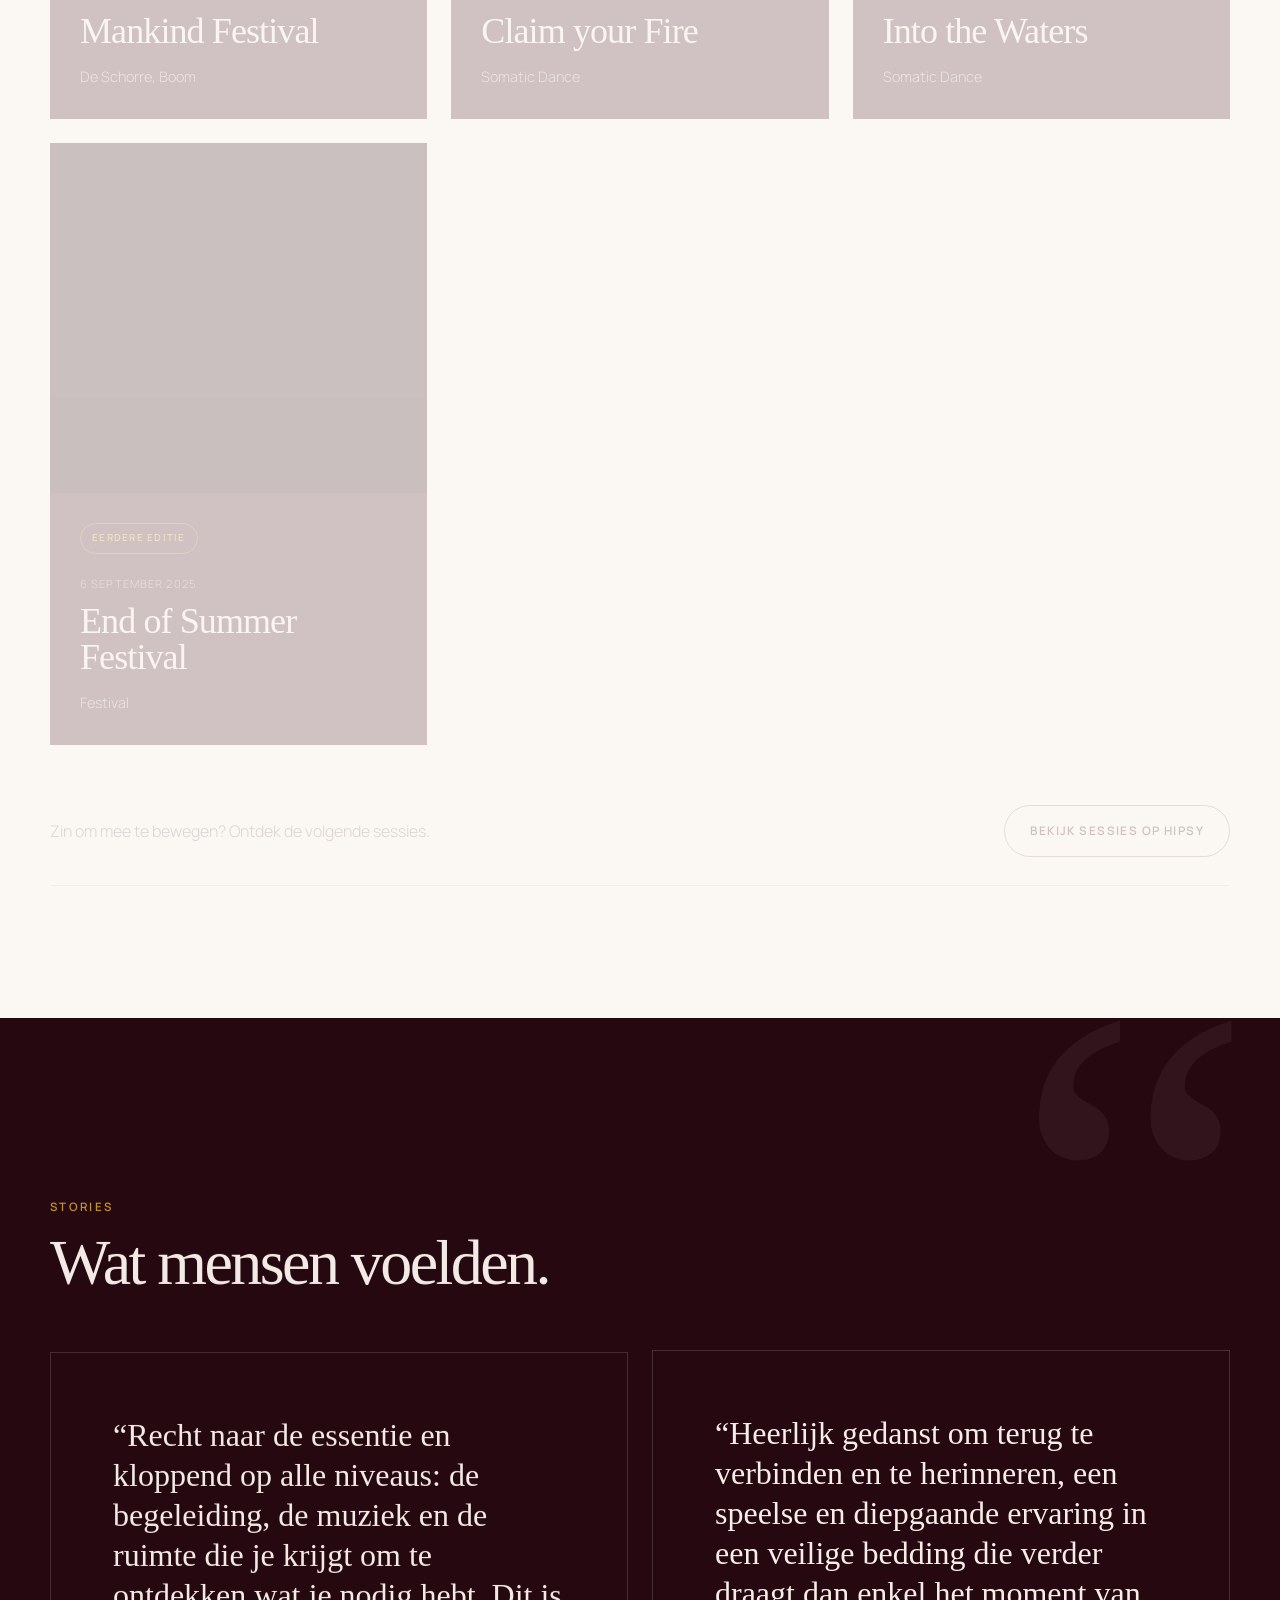
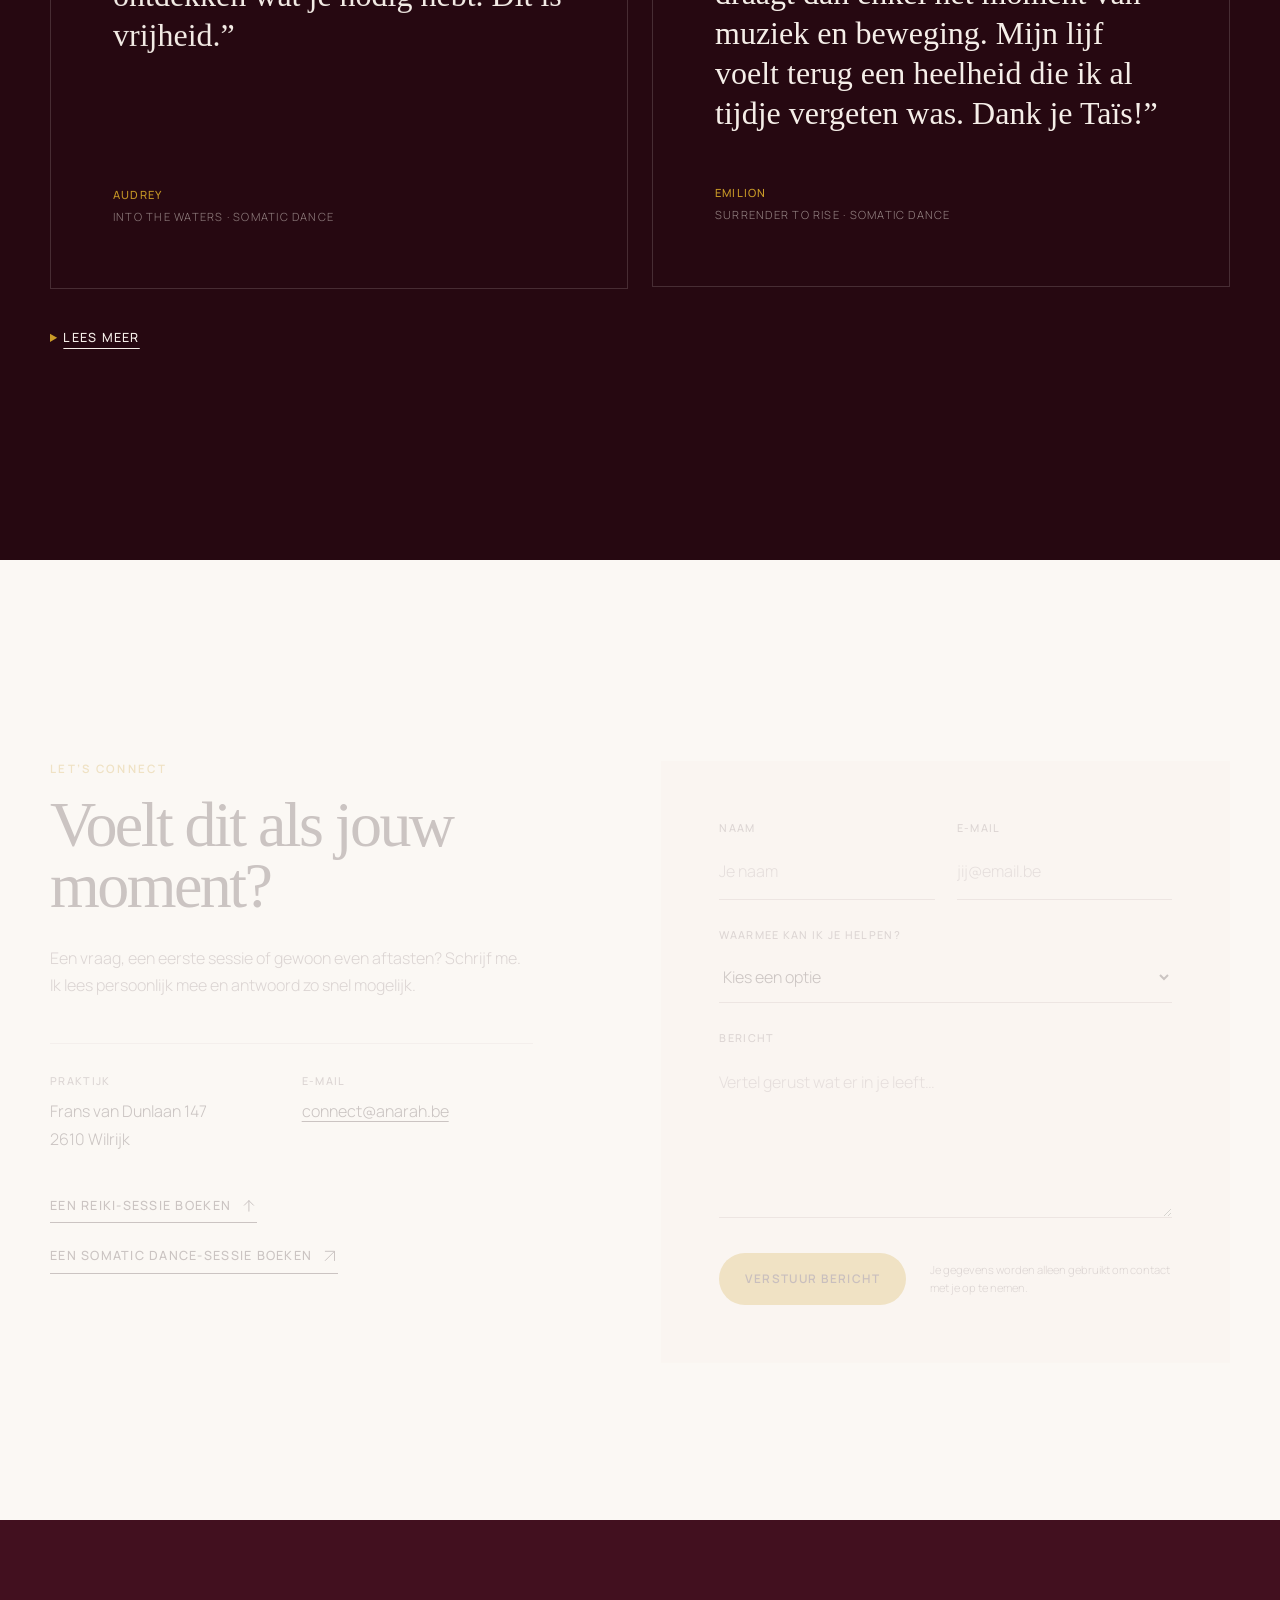
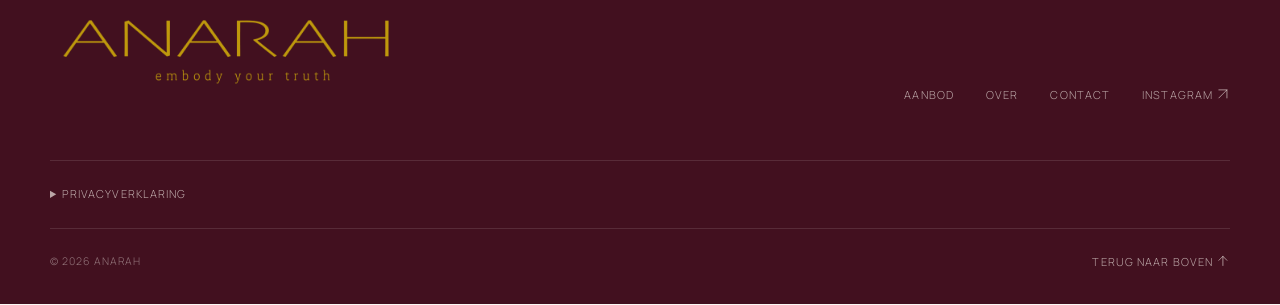
<file: html/events.html>
<!doctype html>
<html lang="nl">
<head>
    <meta charset="utf-8">
    <meta name="viewport" content="width=device-width, initial-scale=1">
    <meta http-equiv="refresh" content="0; url=/#events">
    <link rel="canonical" href="https://anarah.be/">
    <title>Events | ANARAH</title>
</head>
<body><p><a href="/#events">Ga naar Events</a></p></body>
</html>
</file>
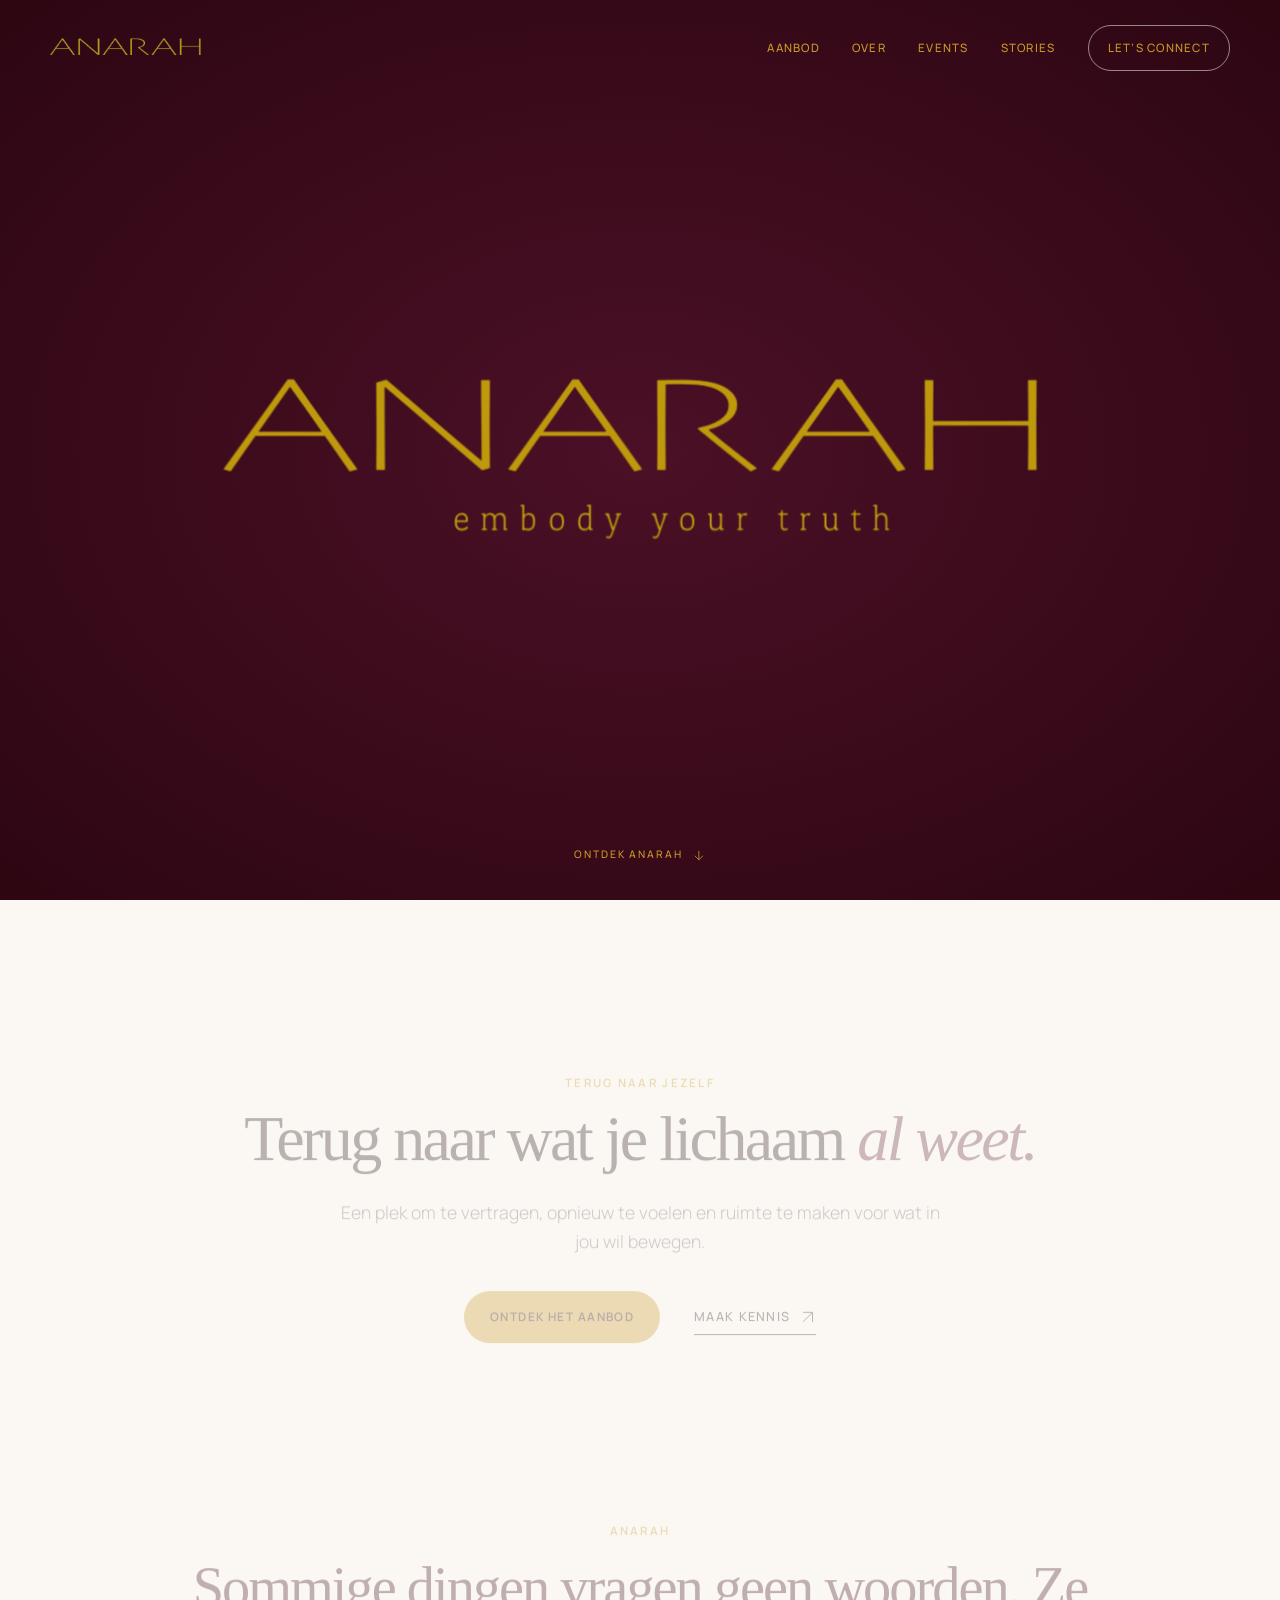
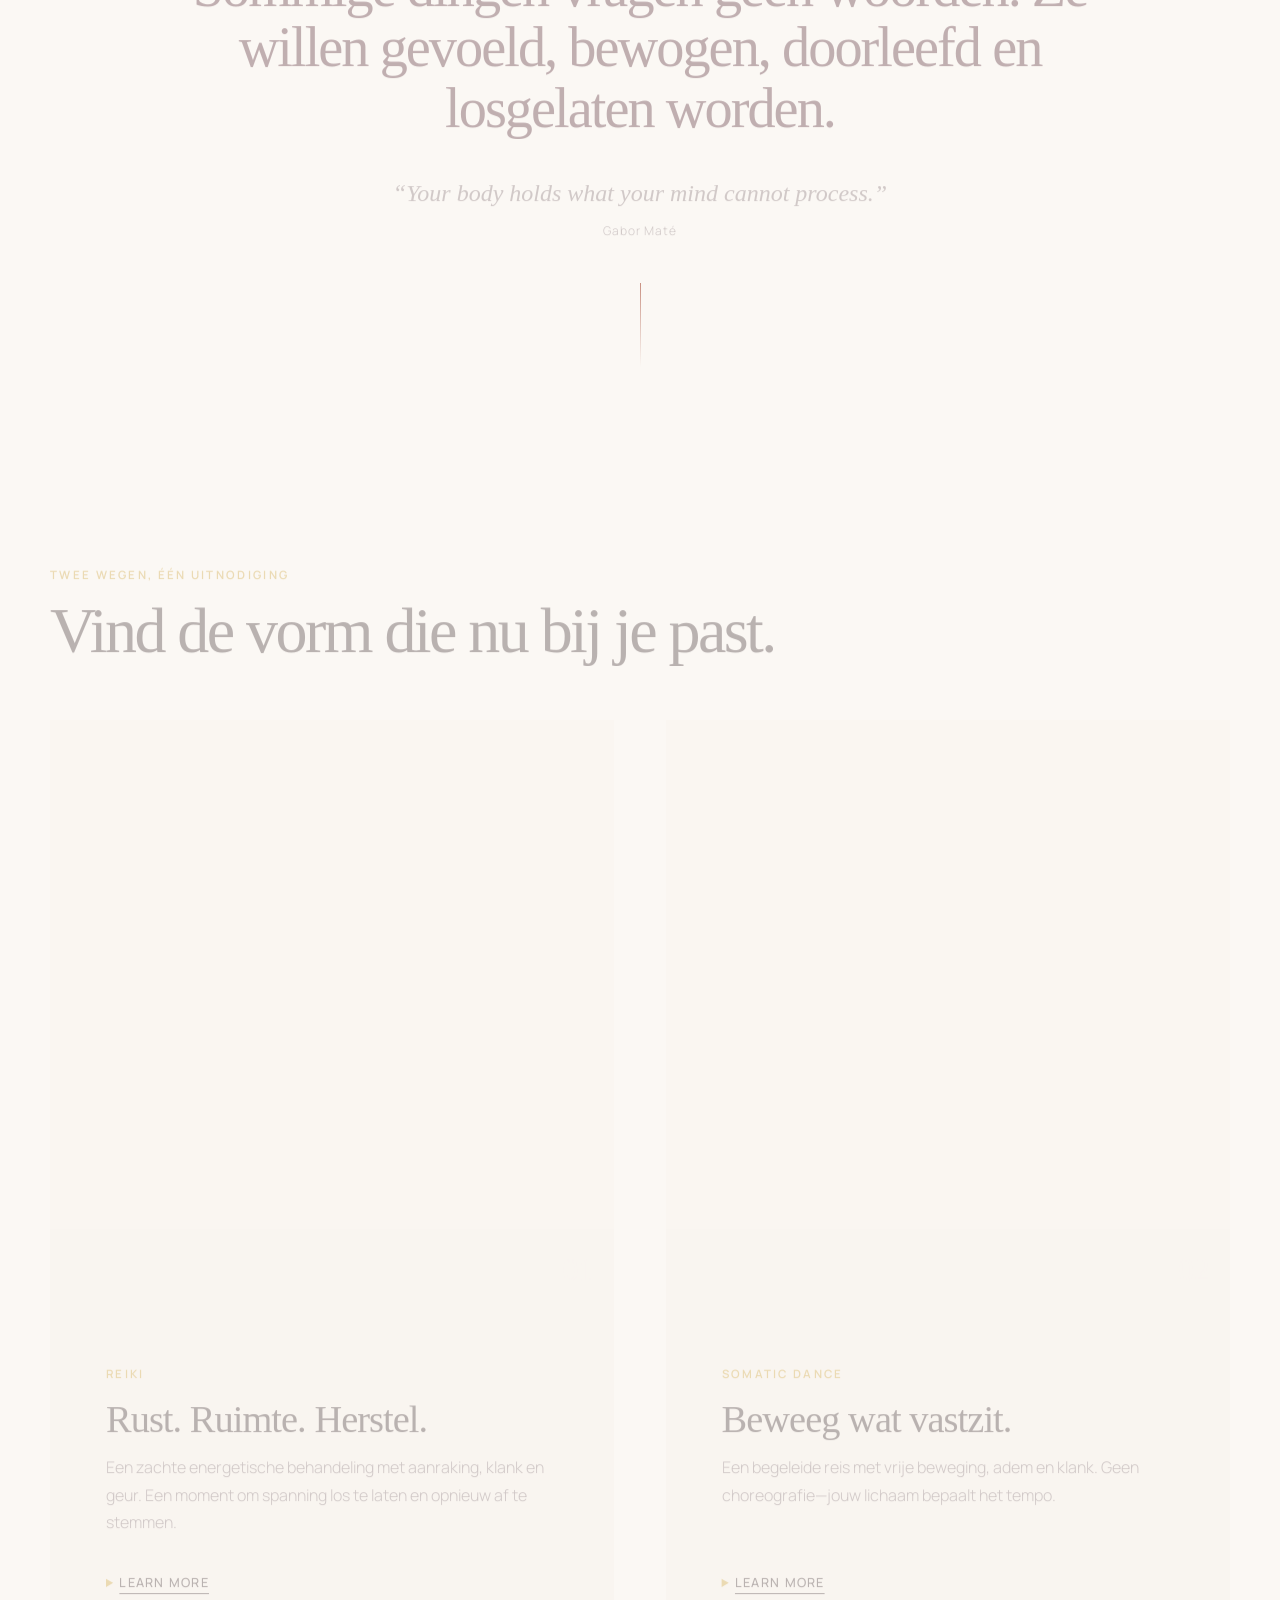
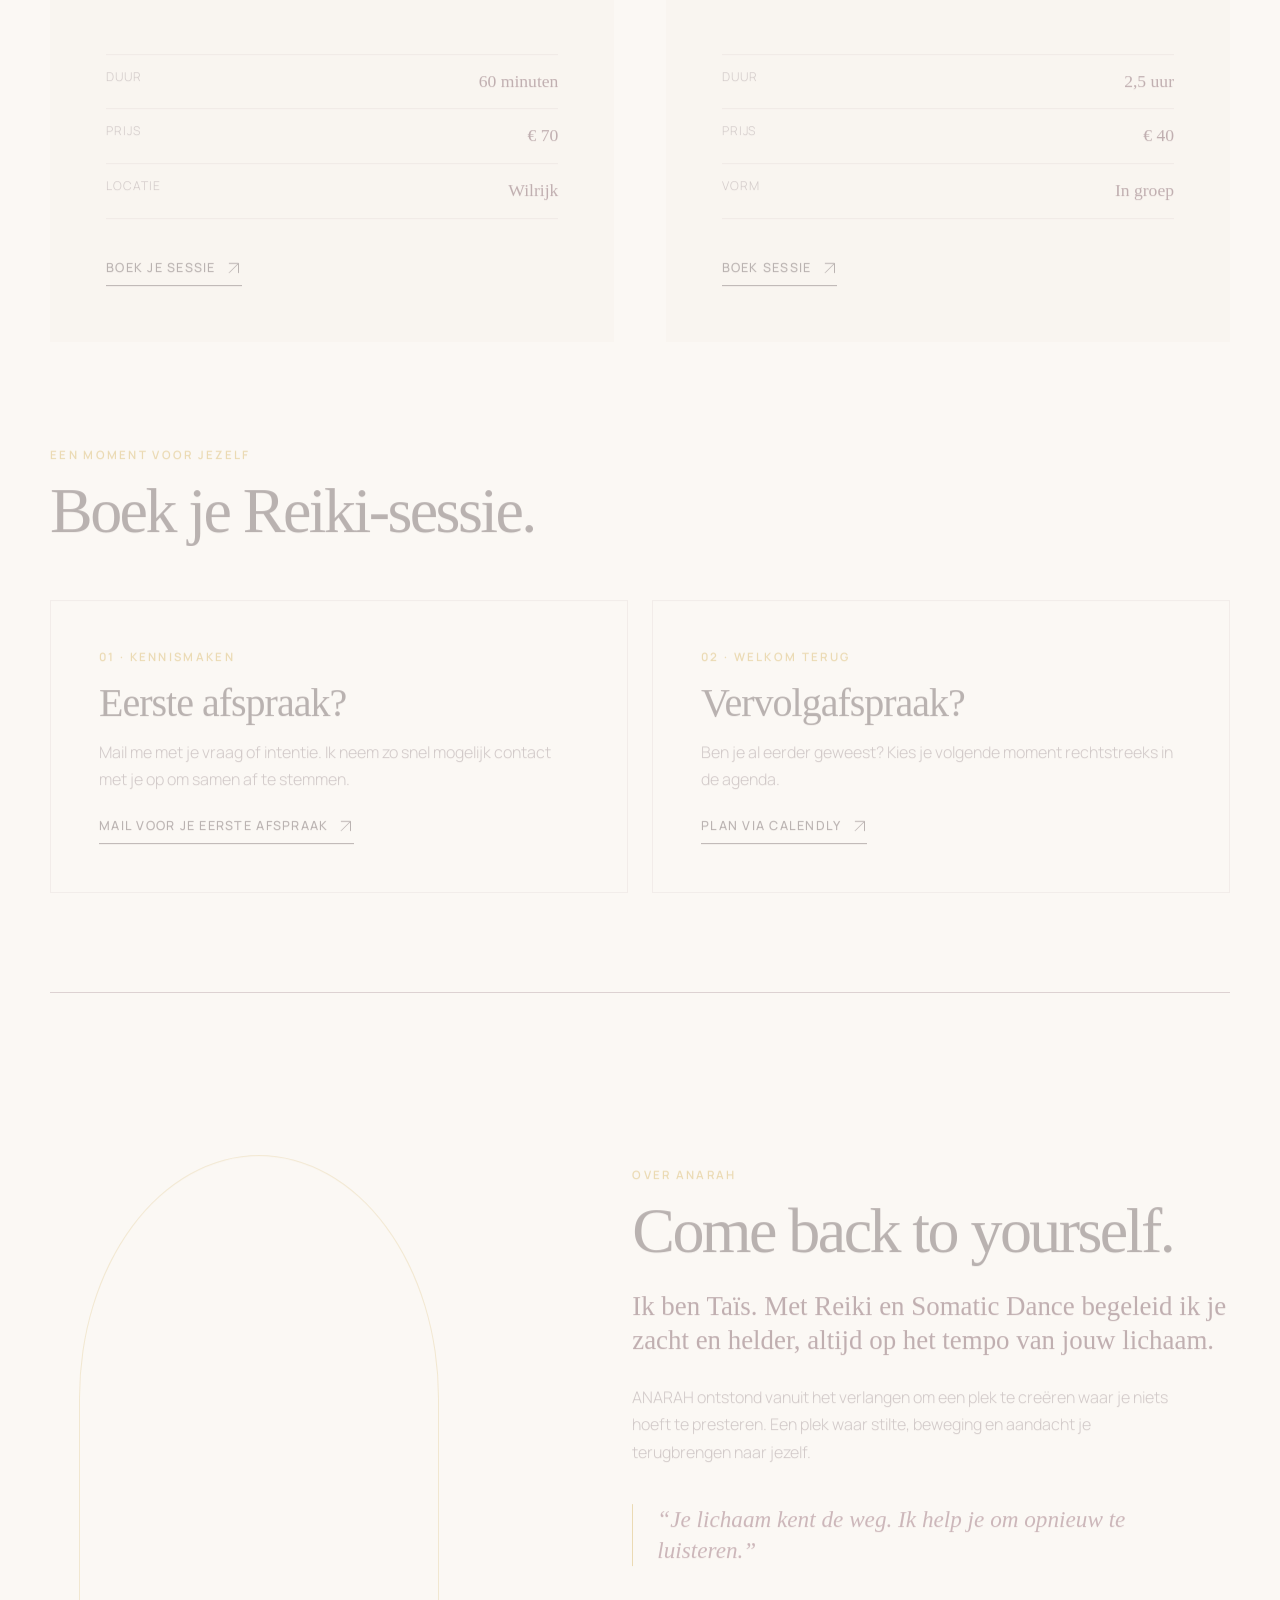
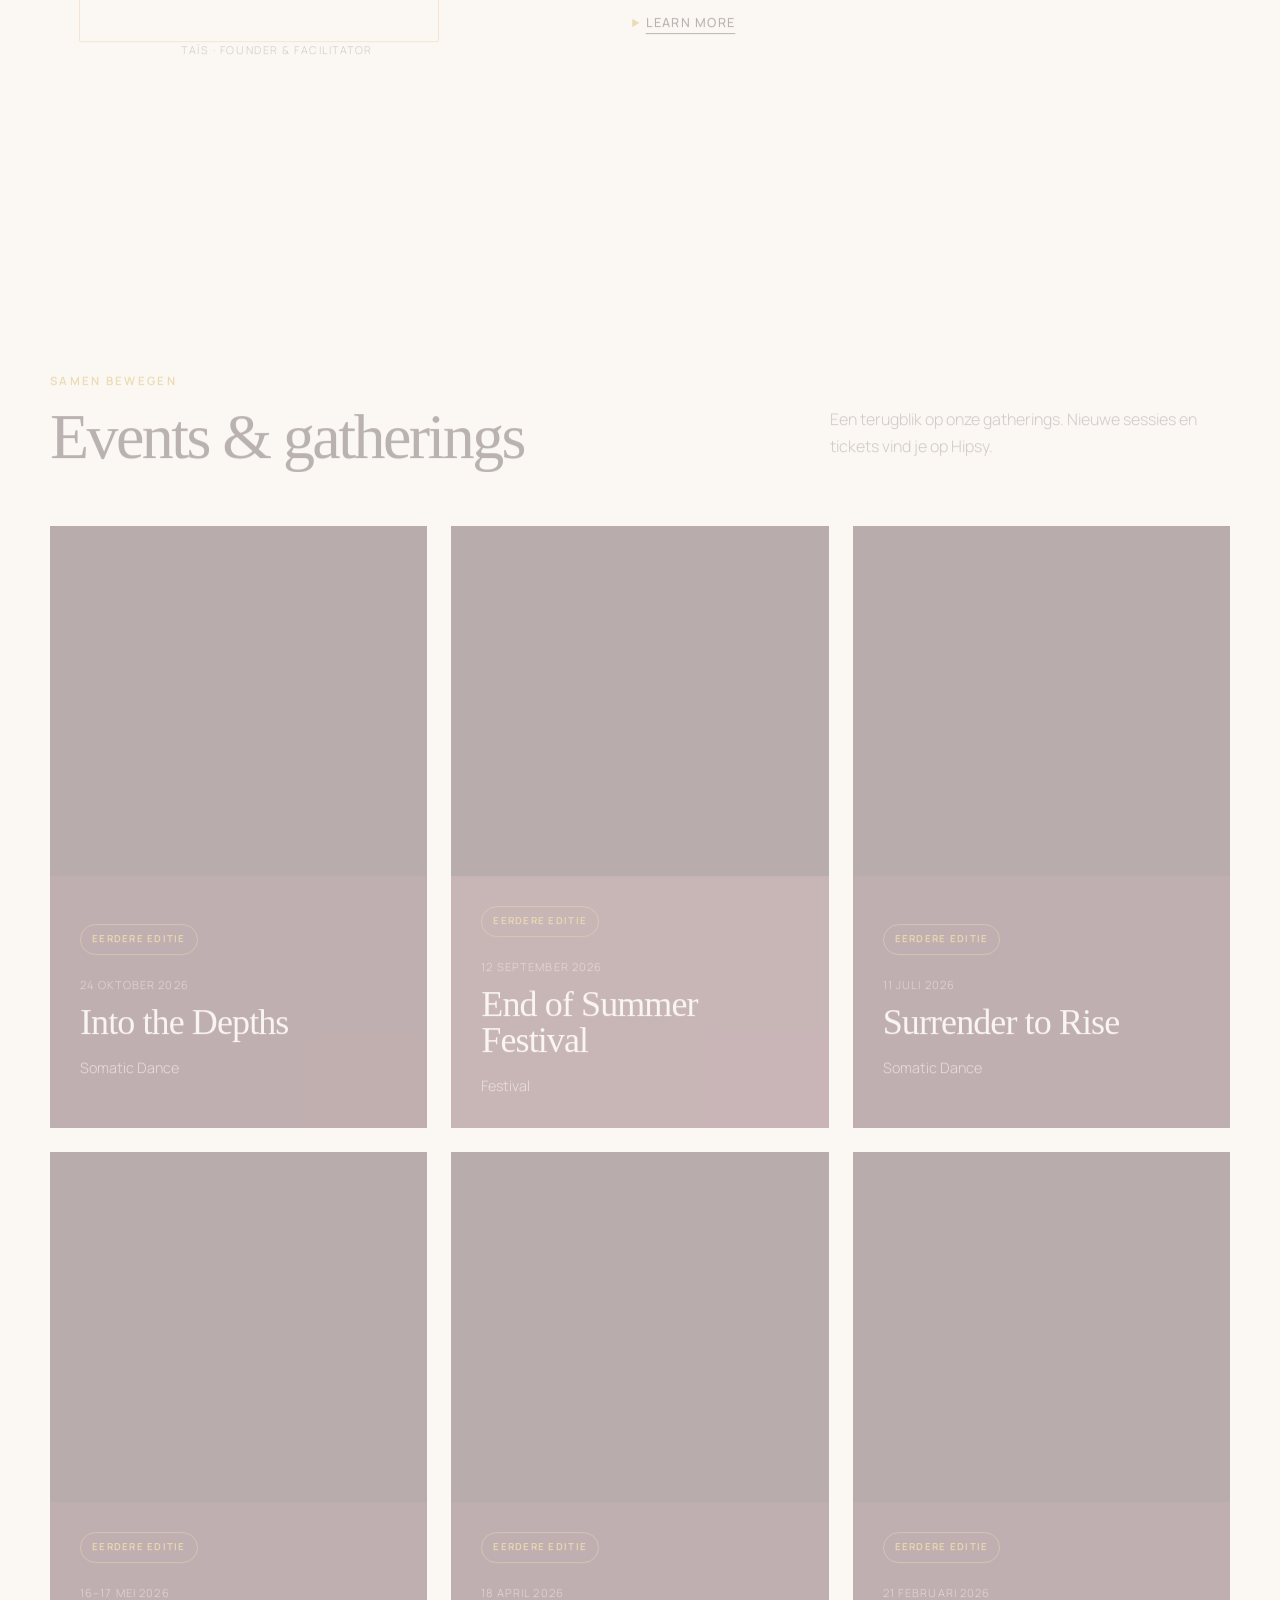
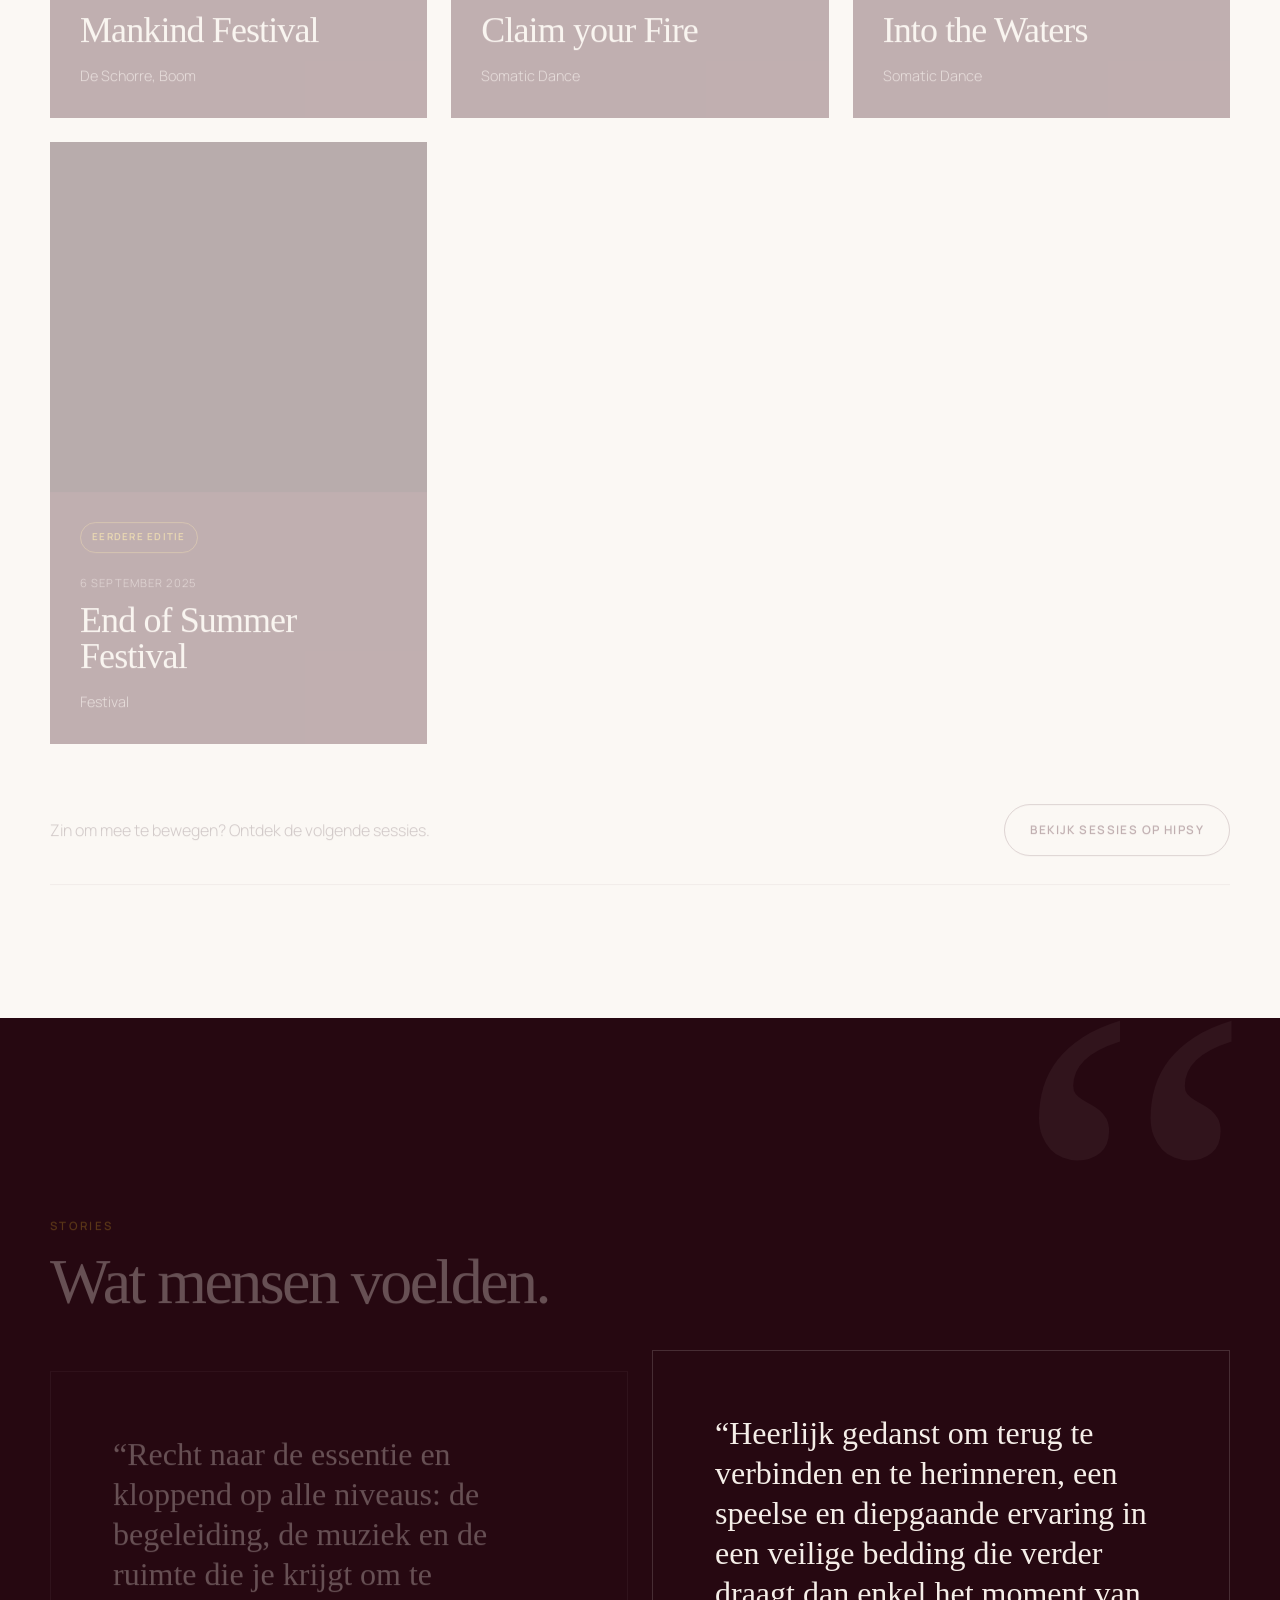
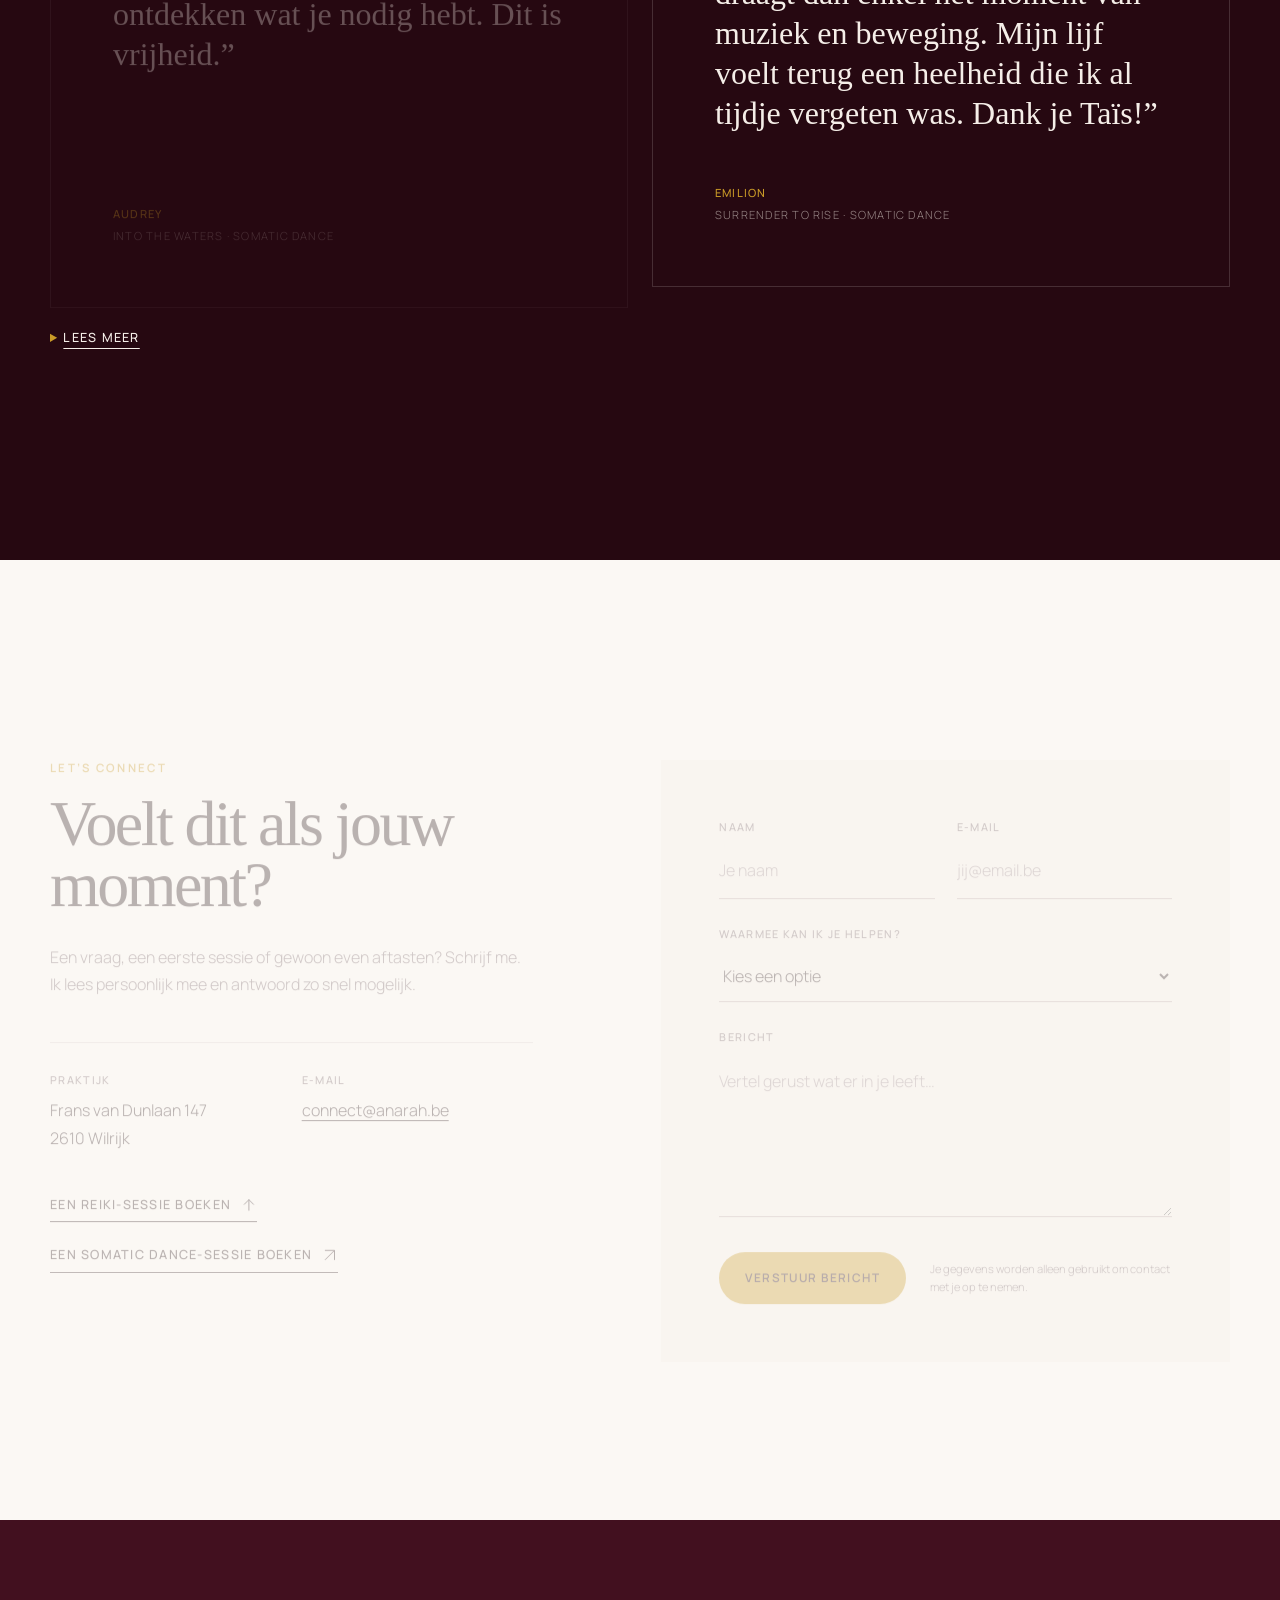
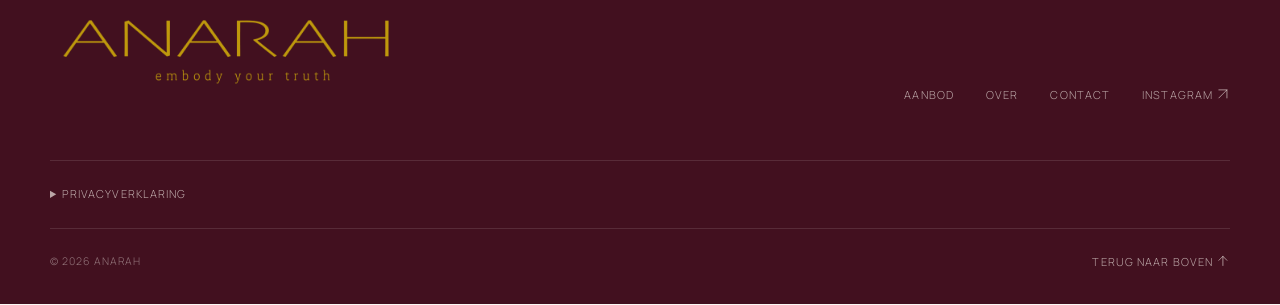
<file: html/experiences.html>
<!doctype html>
<html lang="nl">
<head>
    <meta charset="utf-8">
    <meta name="viewport" content="width=device-width, initial-scale=1">
    <meta http-equiv="refresh" content="0; url=/#stories">
    <link rel="canonical" href="https://anarah.be/">
    <title>Ervaringen | ANARAH</title>
</head>
<body><p><a href="/#stories">Ga naar Ervaringen</a></p></body>
</html>
</file>
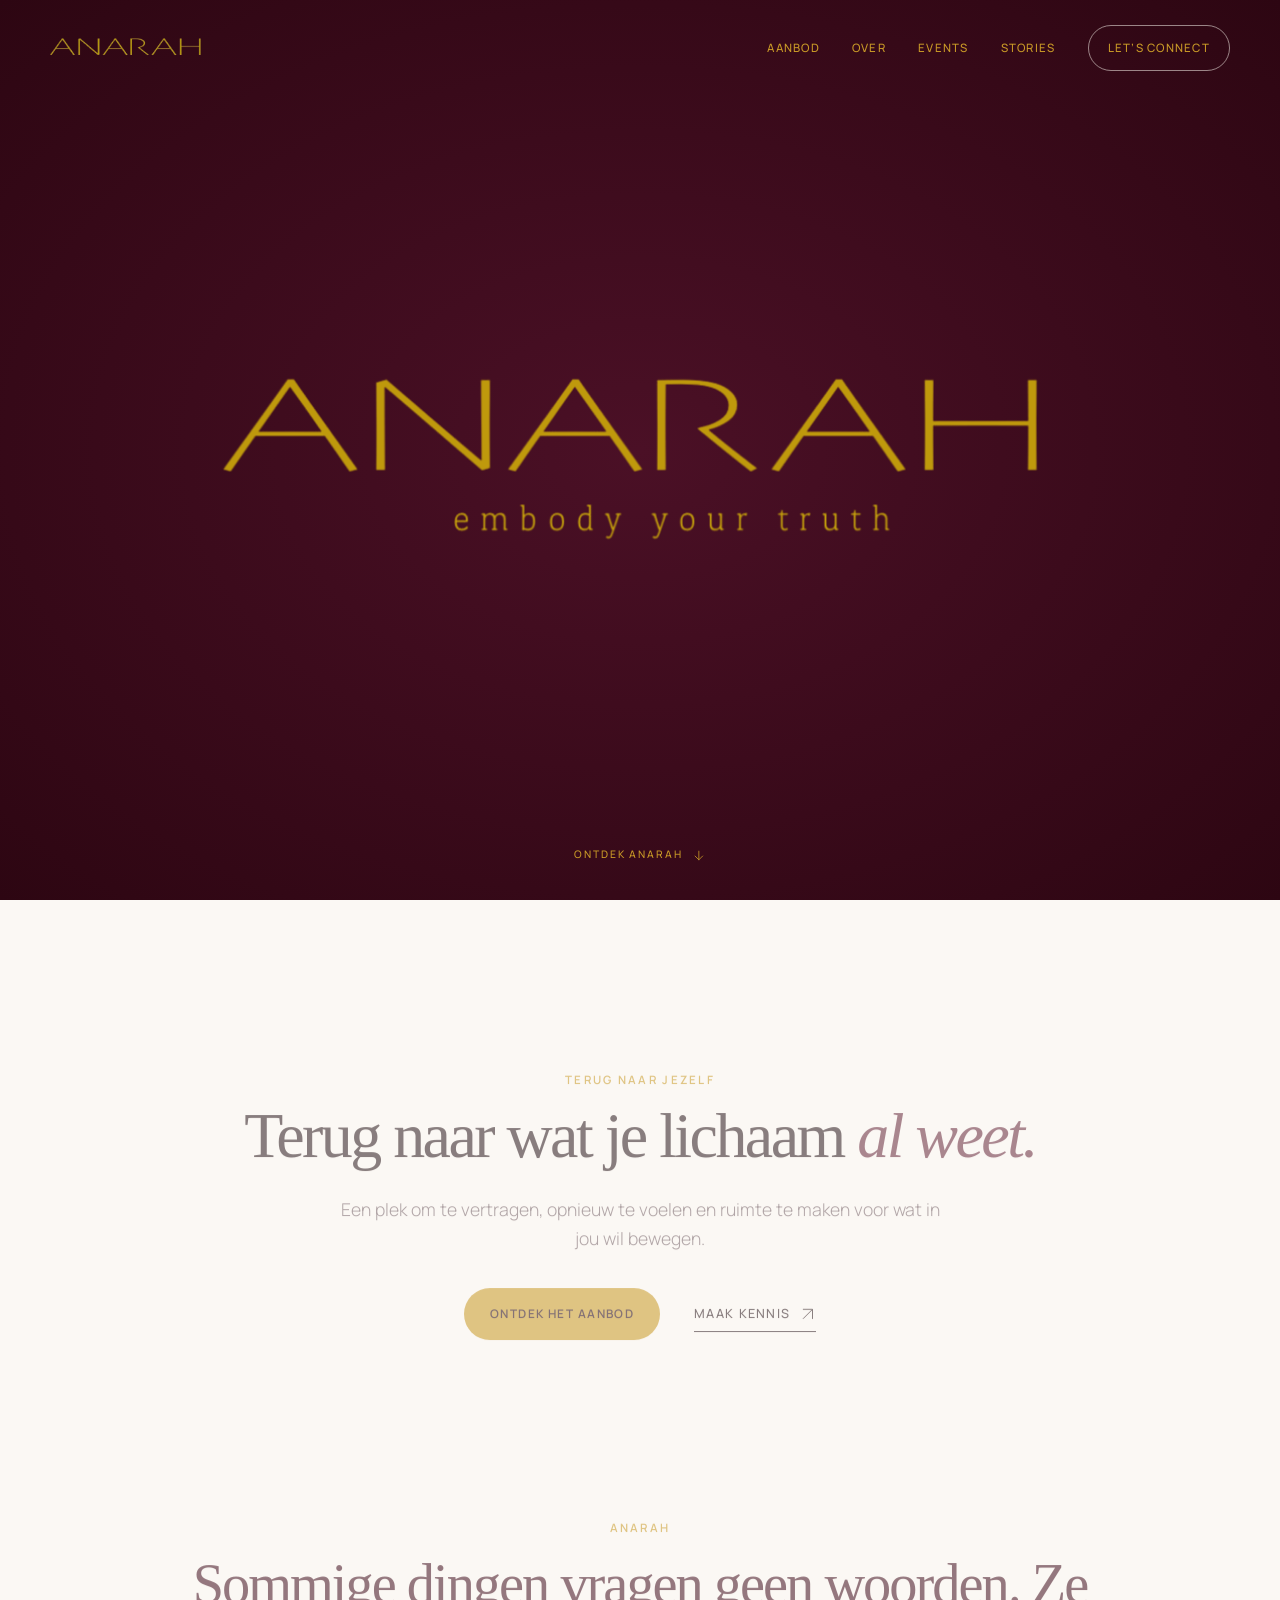
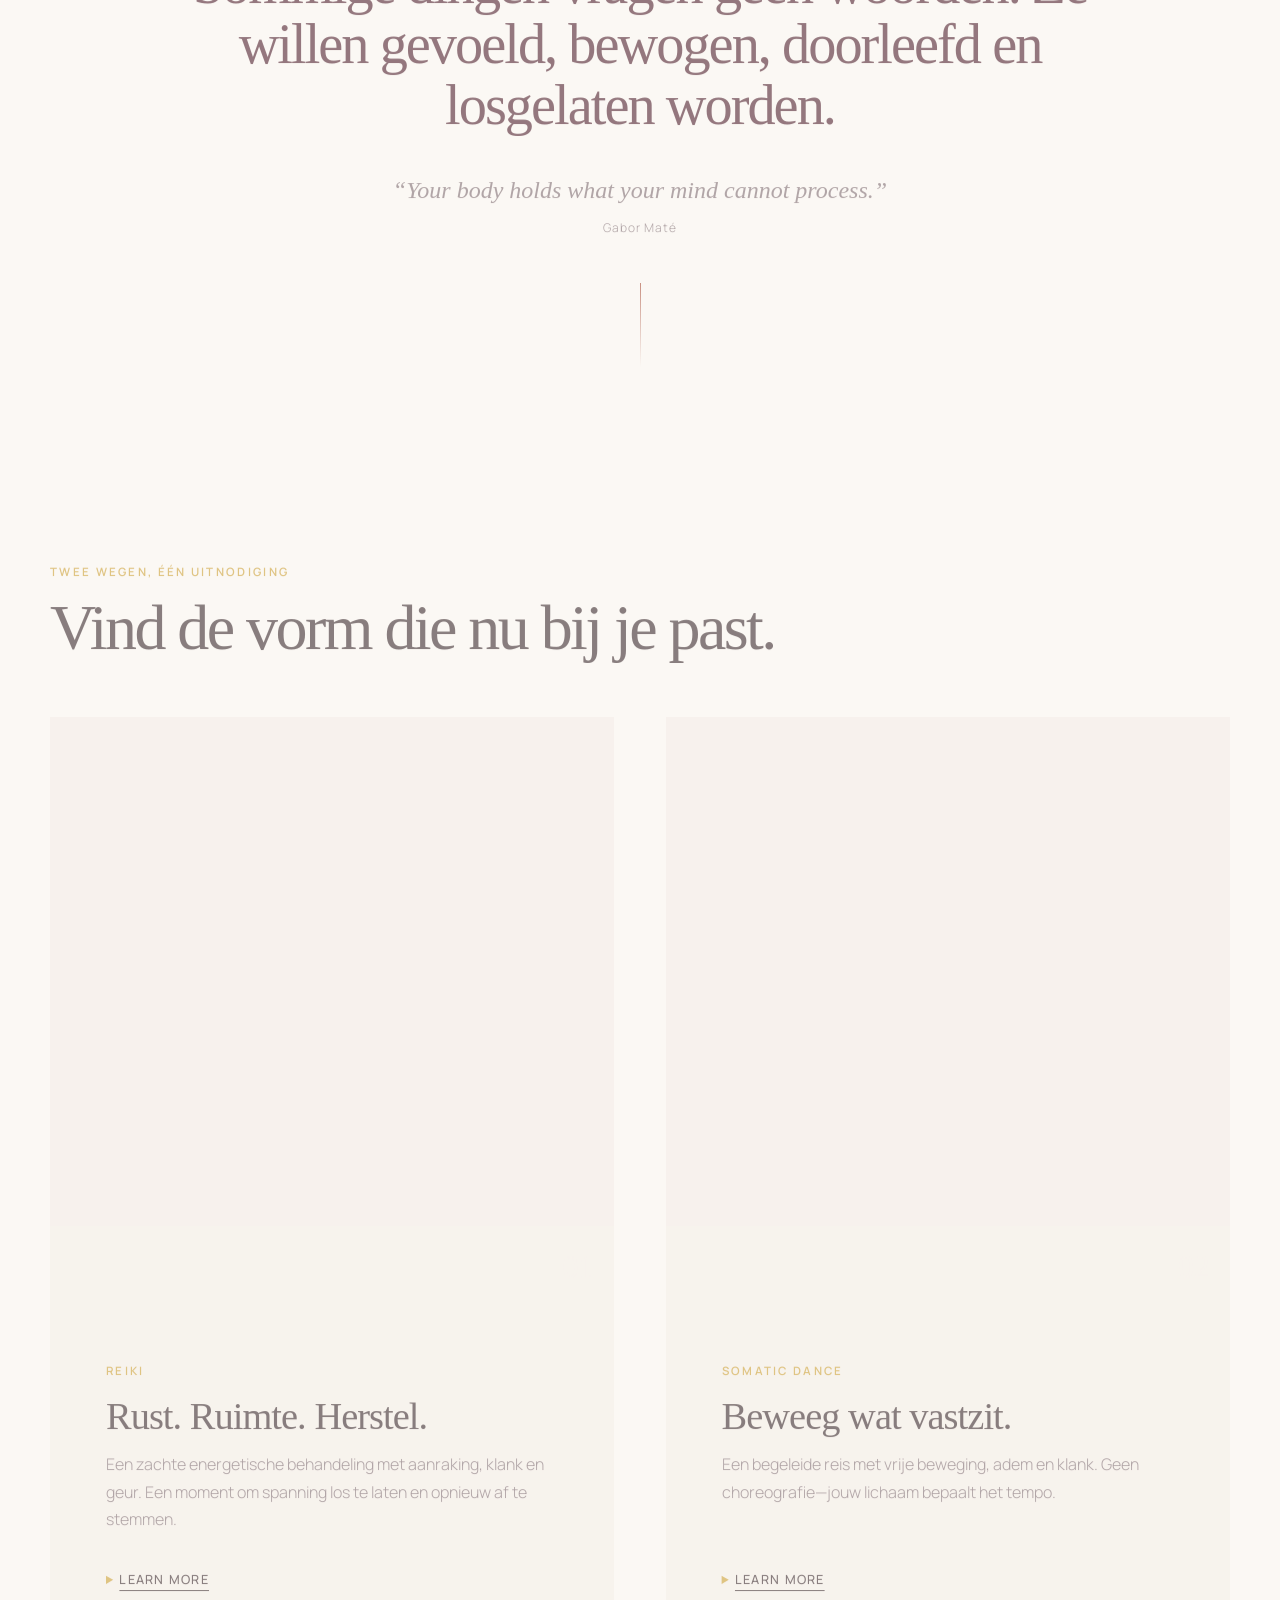
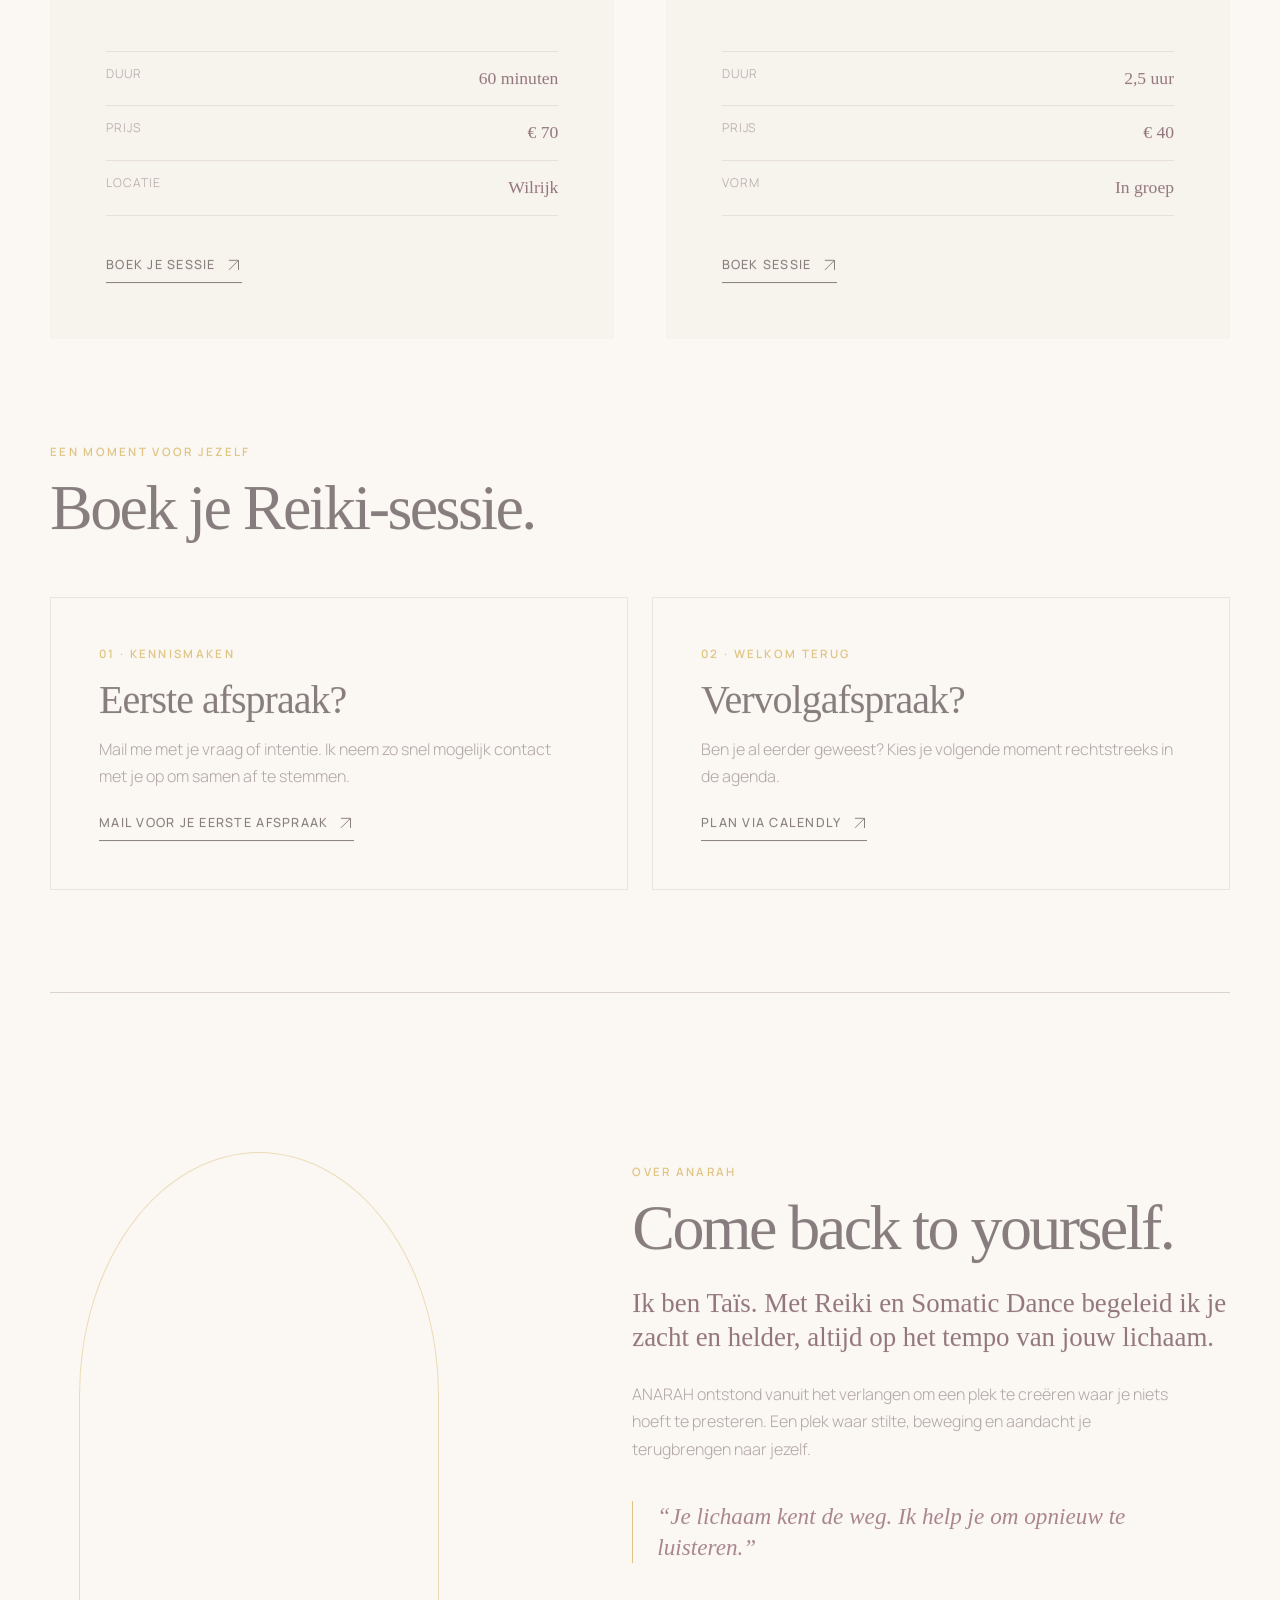
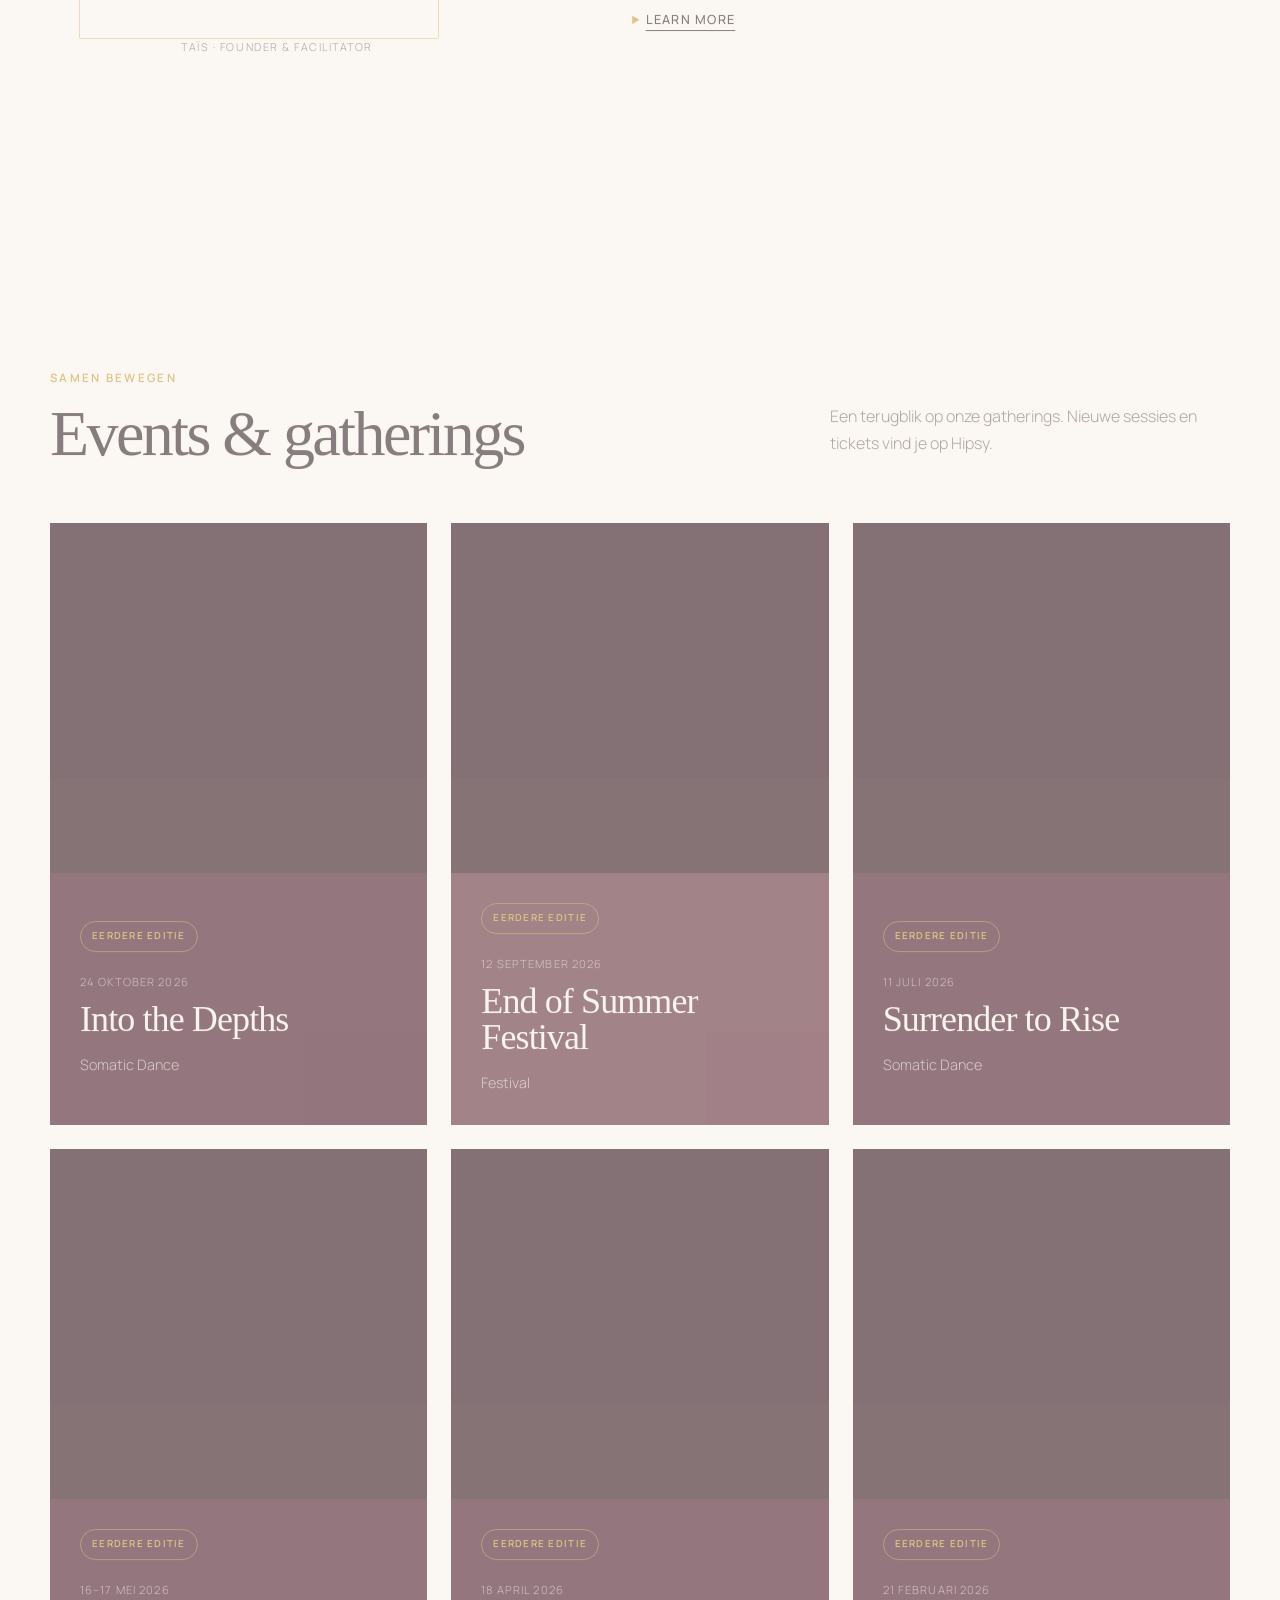
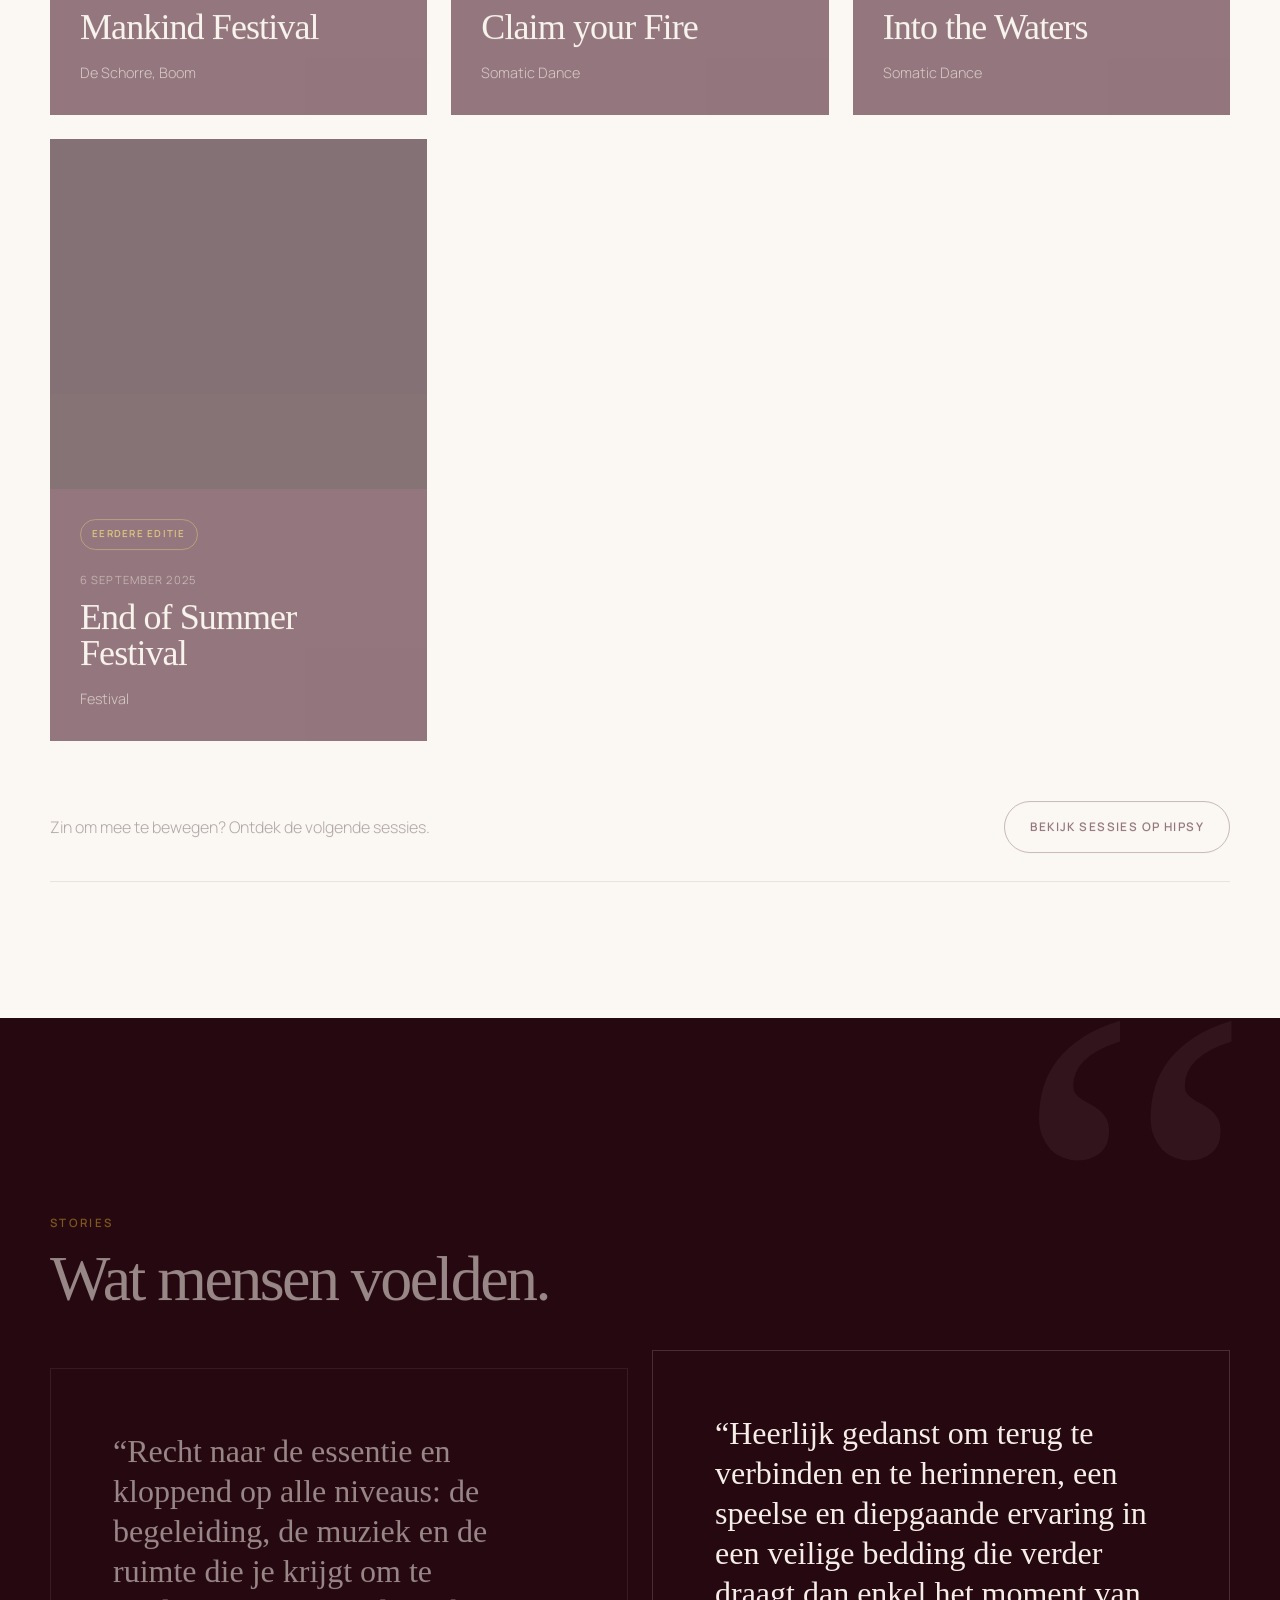
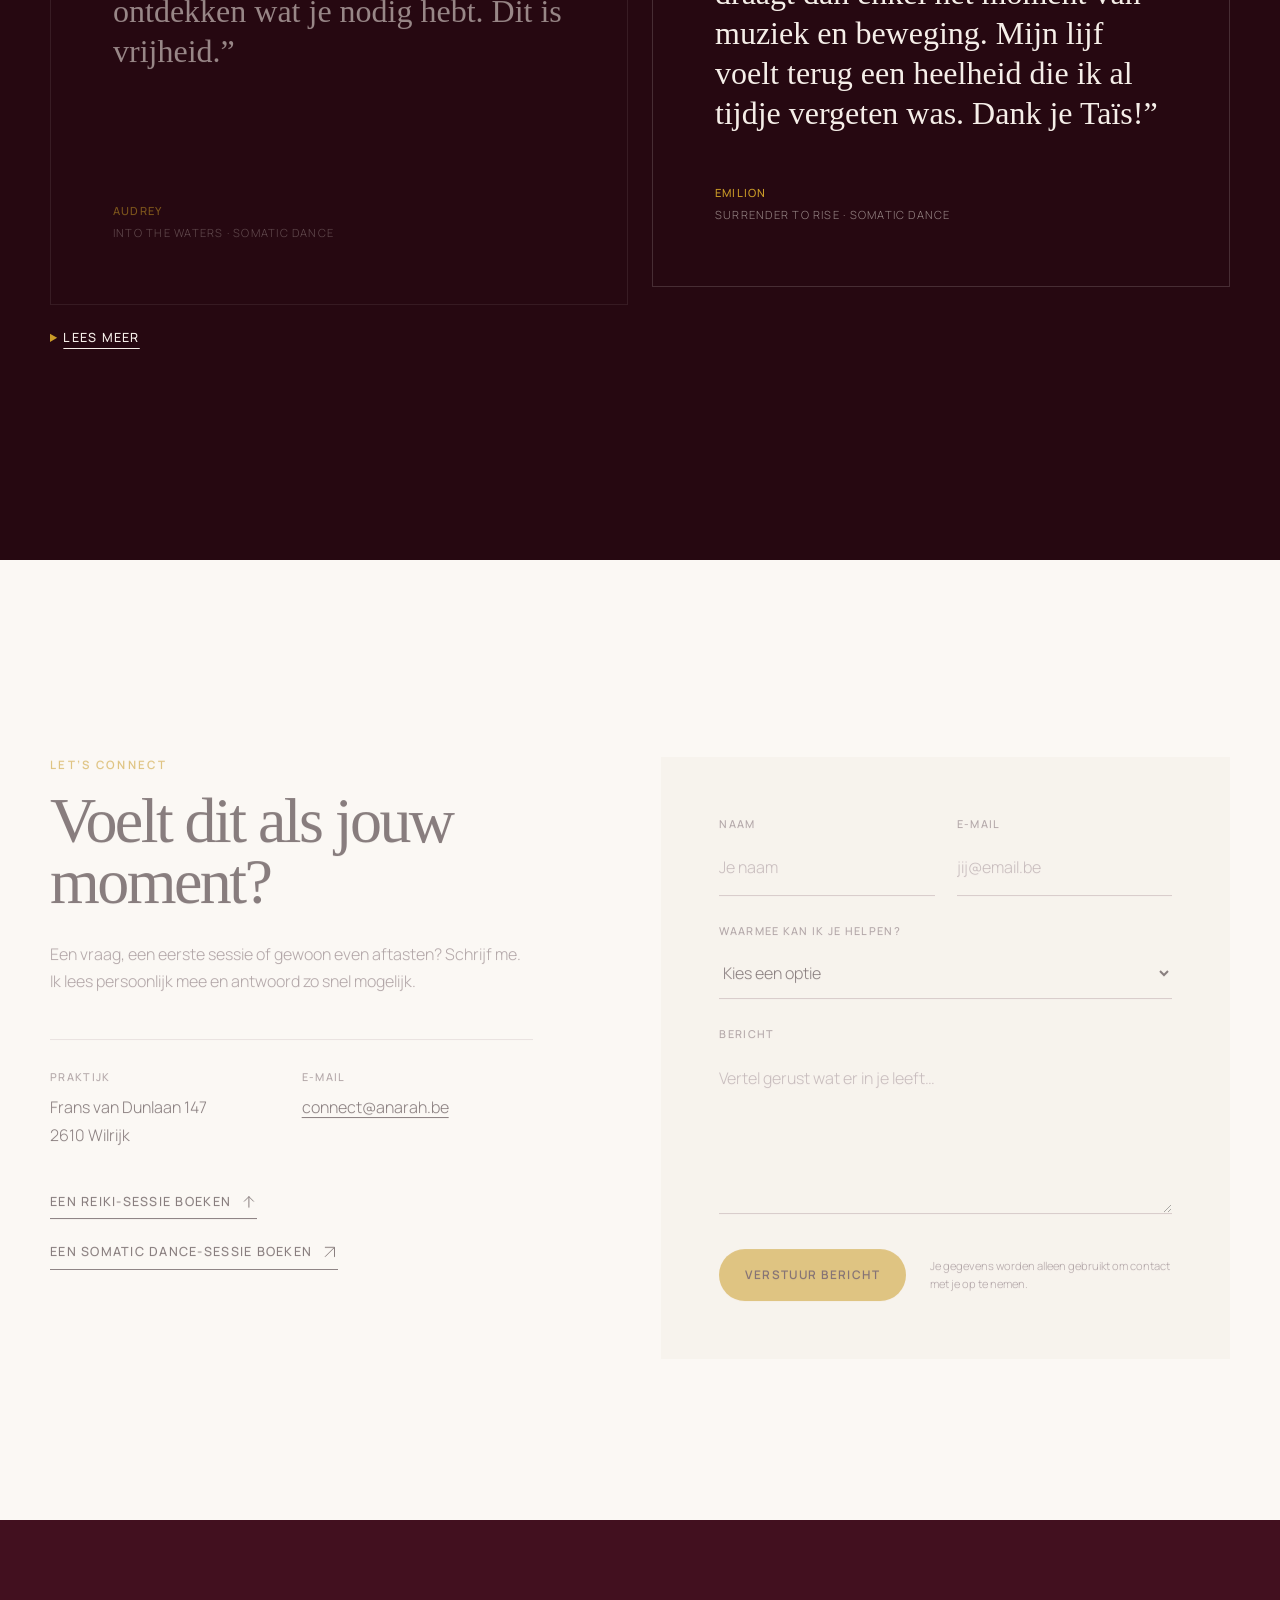
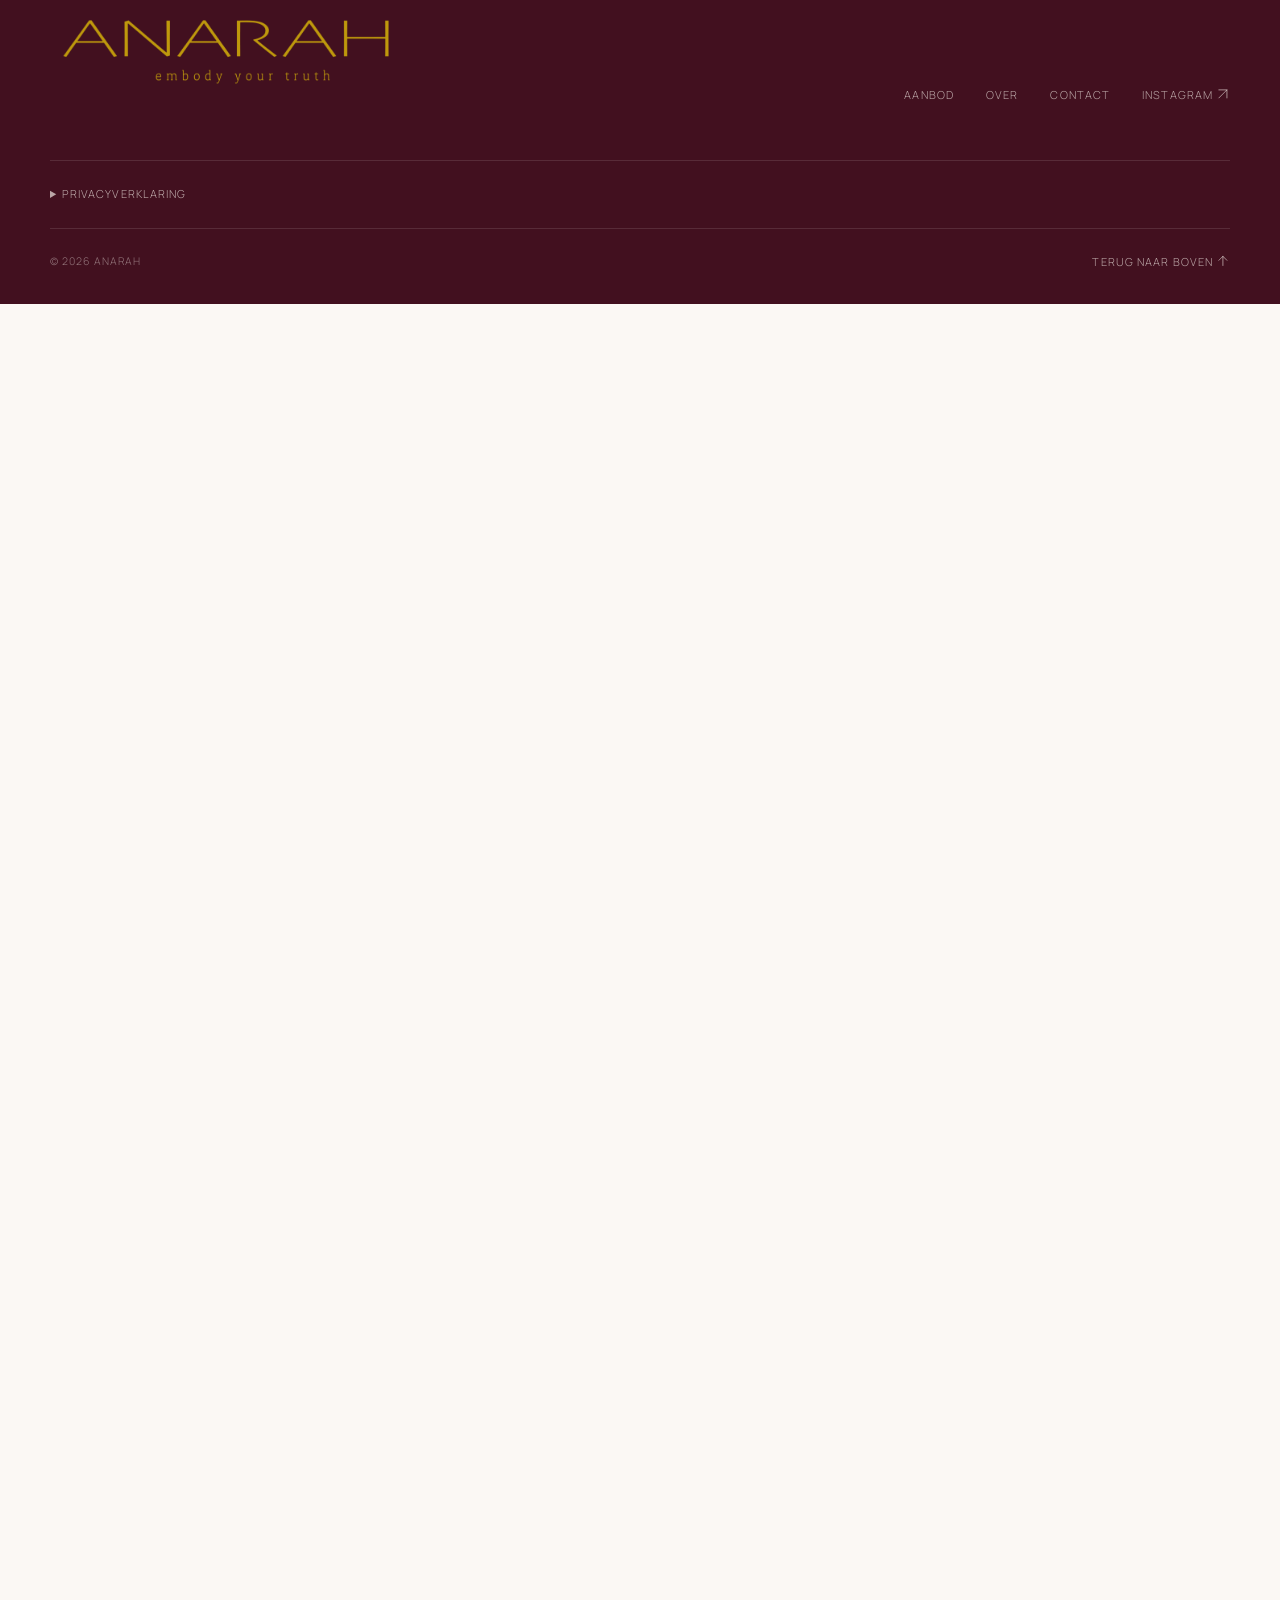
<file: html/i-am.html>
<!doctype html>
<html lang="nl">
<head>
    <meta charset="utf-8">
    <meta name="viewport" content="width=device-width, initial-scale=1">
    <meta http-equiv="refresh" content="0; url=/#over">
    <link rel="canonical" href="https://anarah.be/">
    <title>Over Taïs | ANARAH</title>
</head>
<body><p><a href="/#over">Ga naar Over Taïs</a></p></body>
</html>
</file>
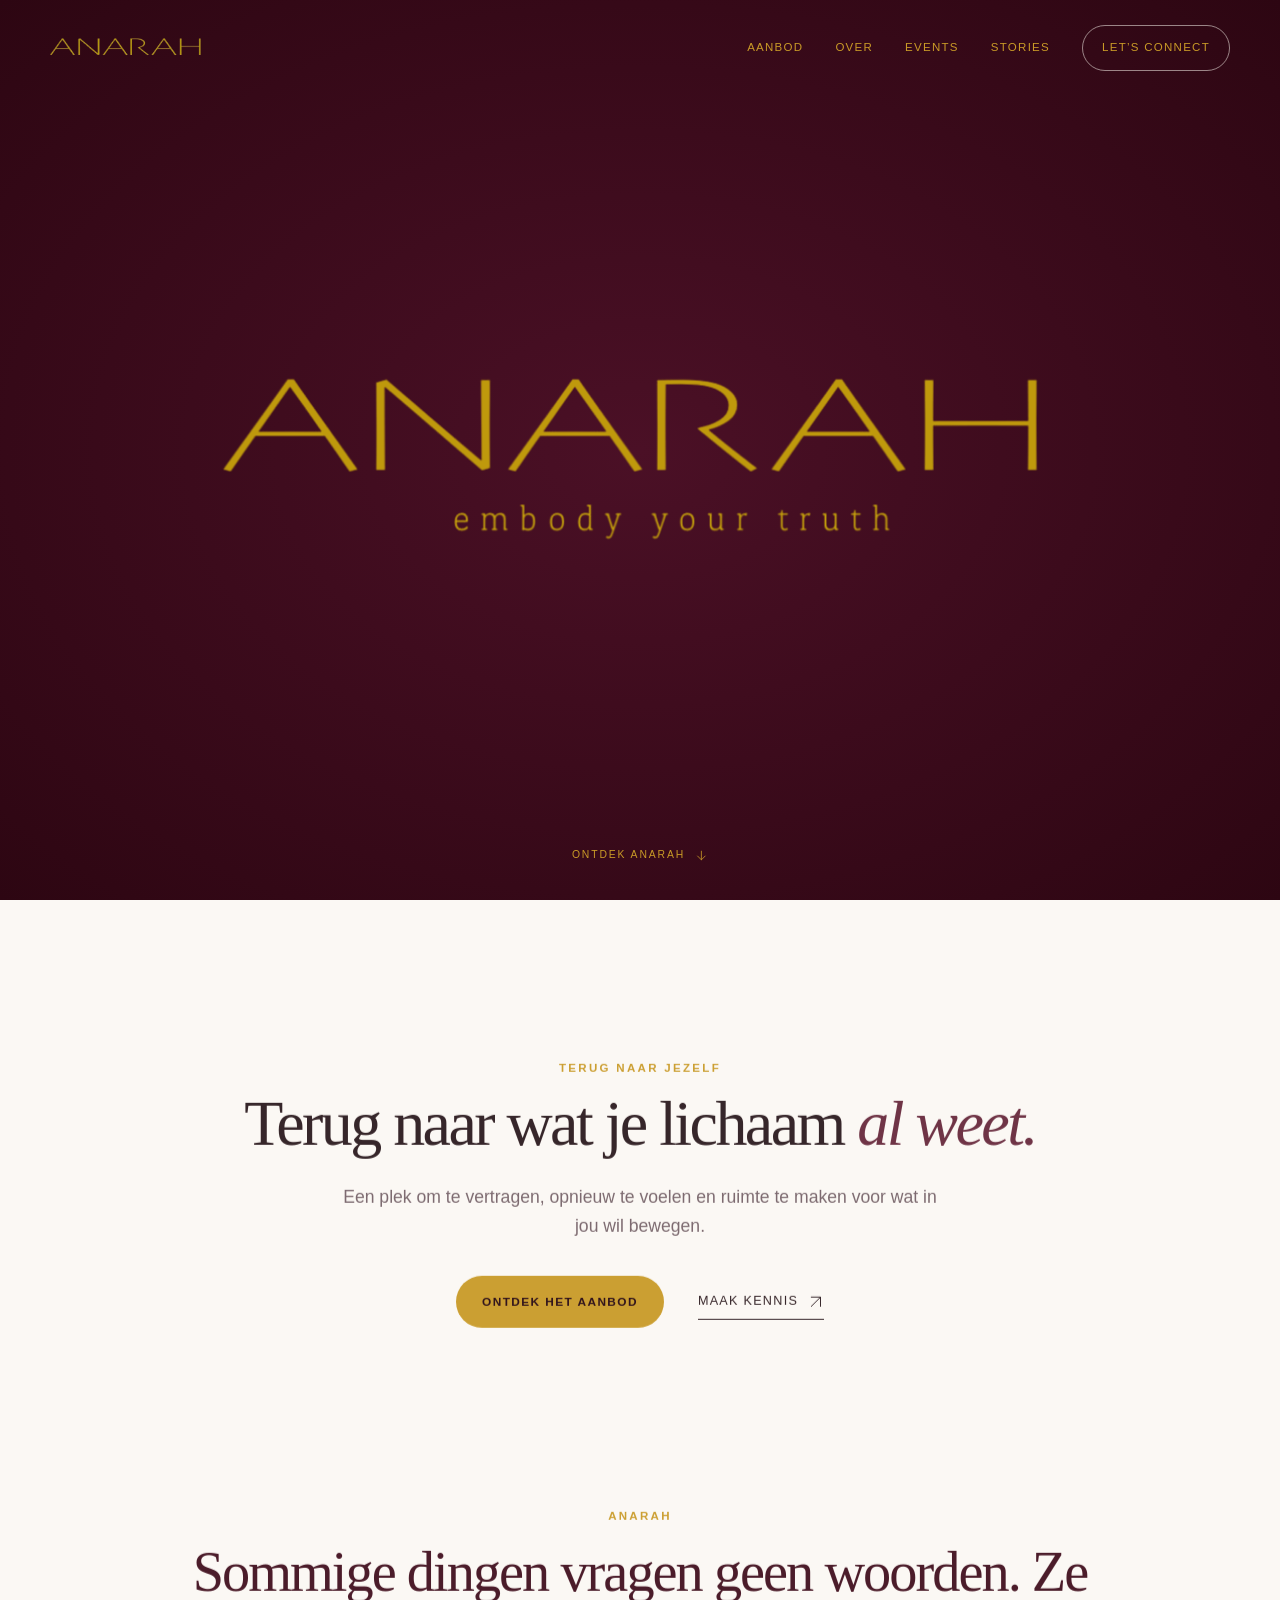
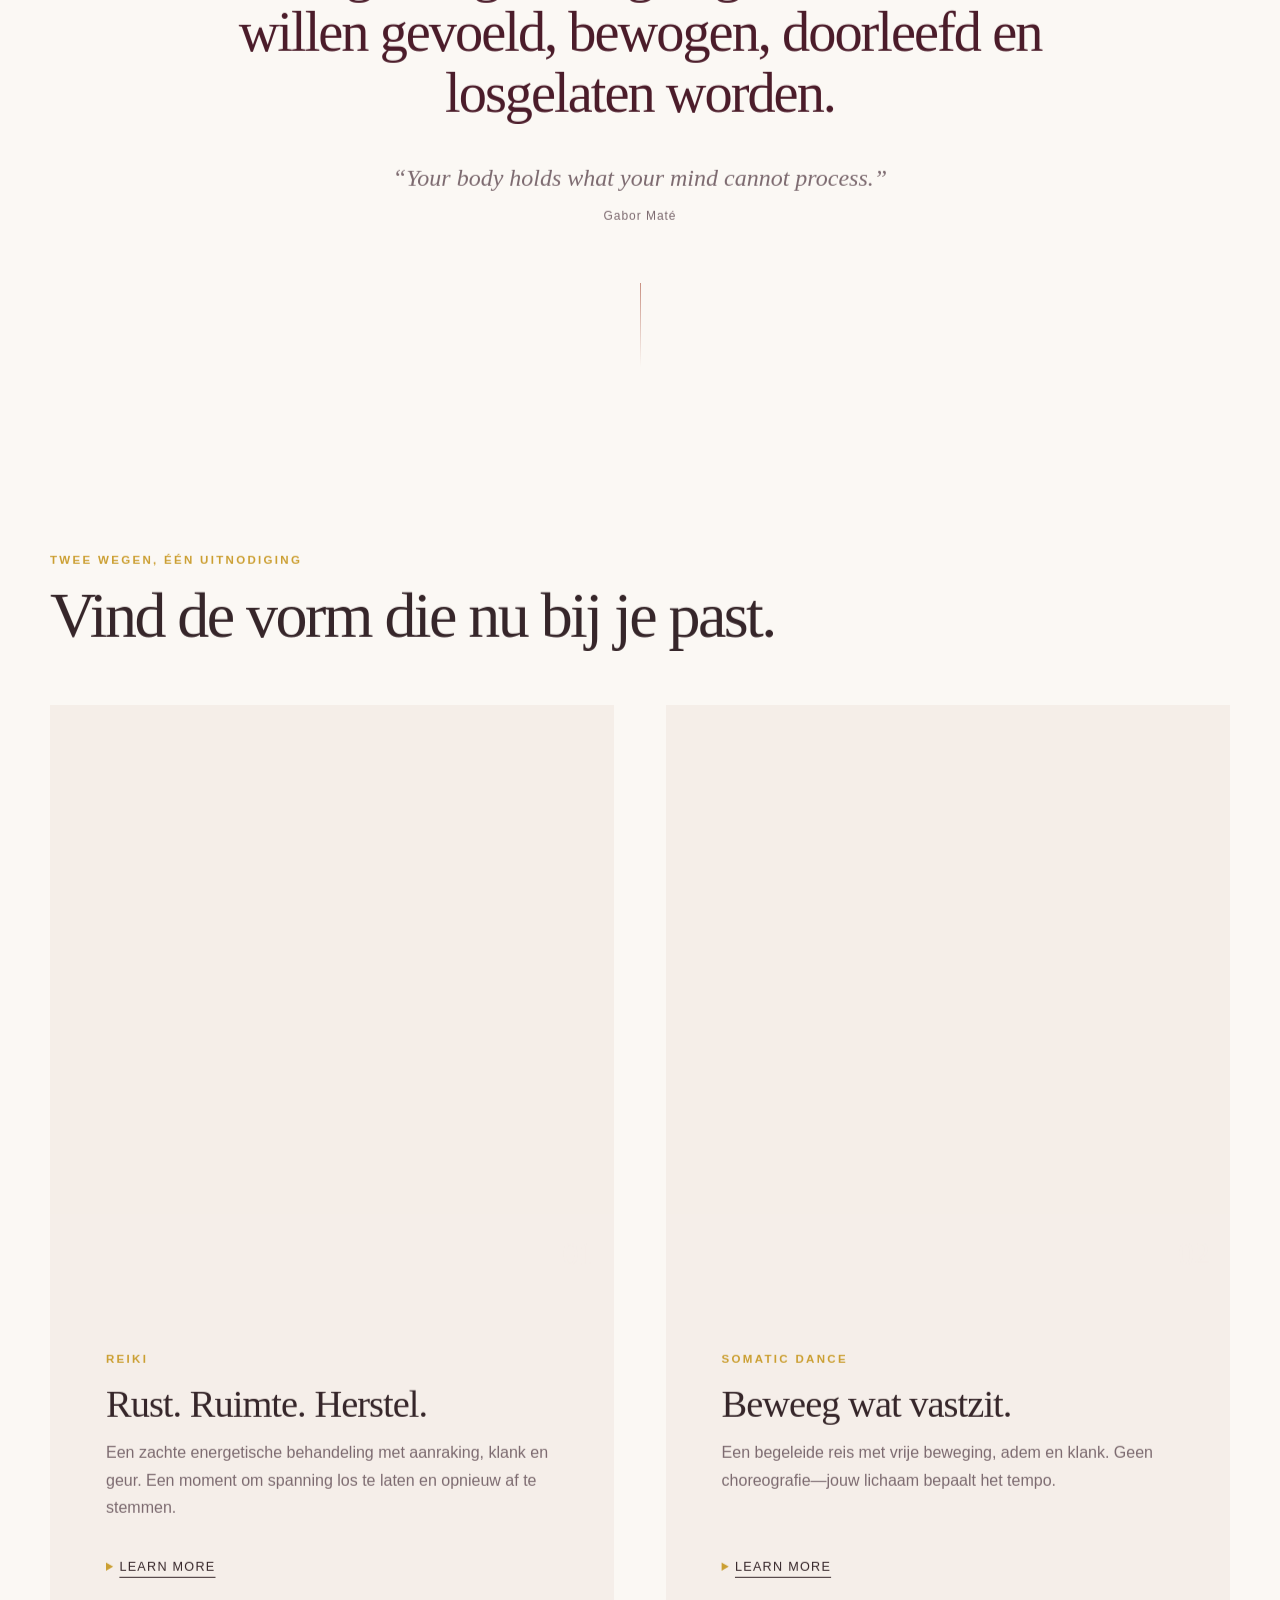
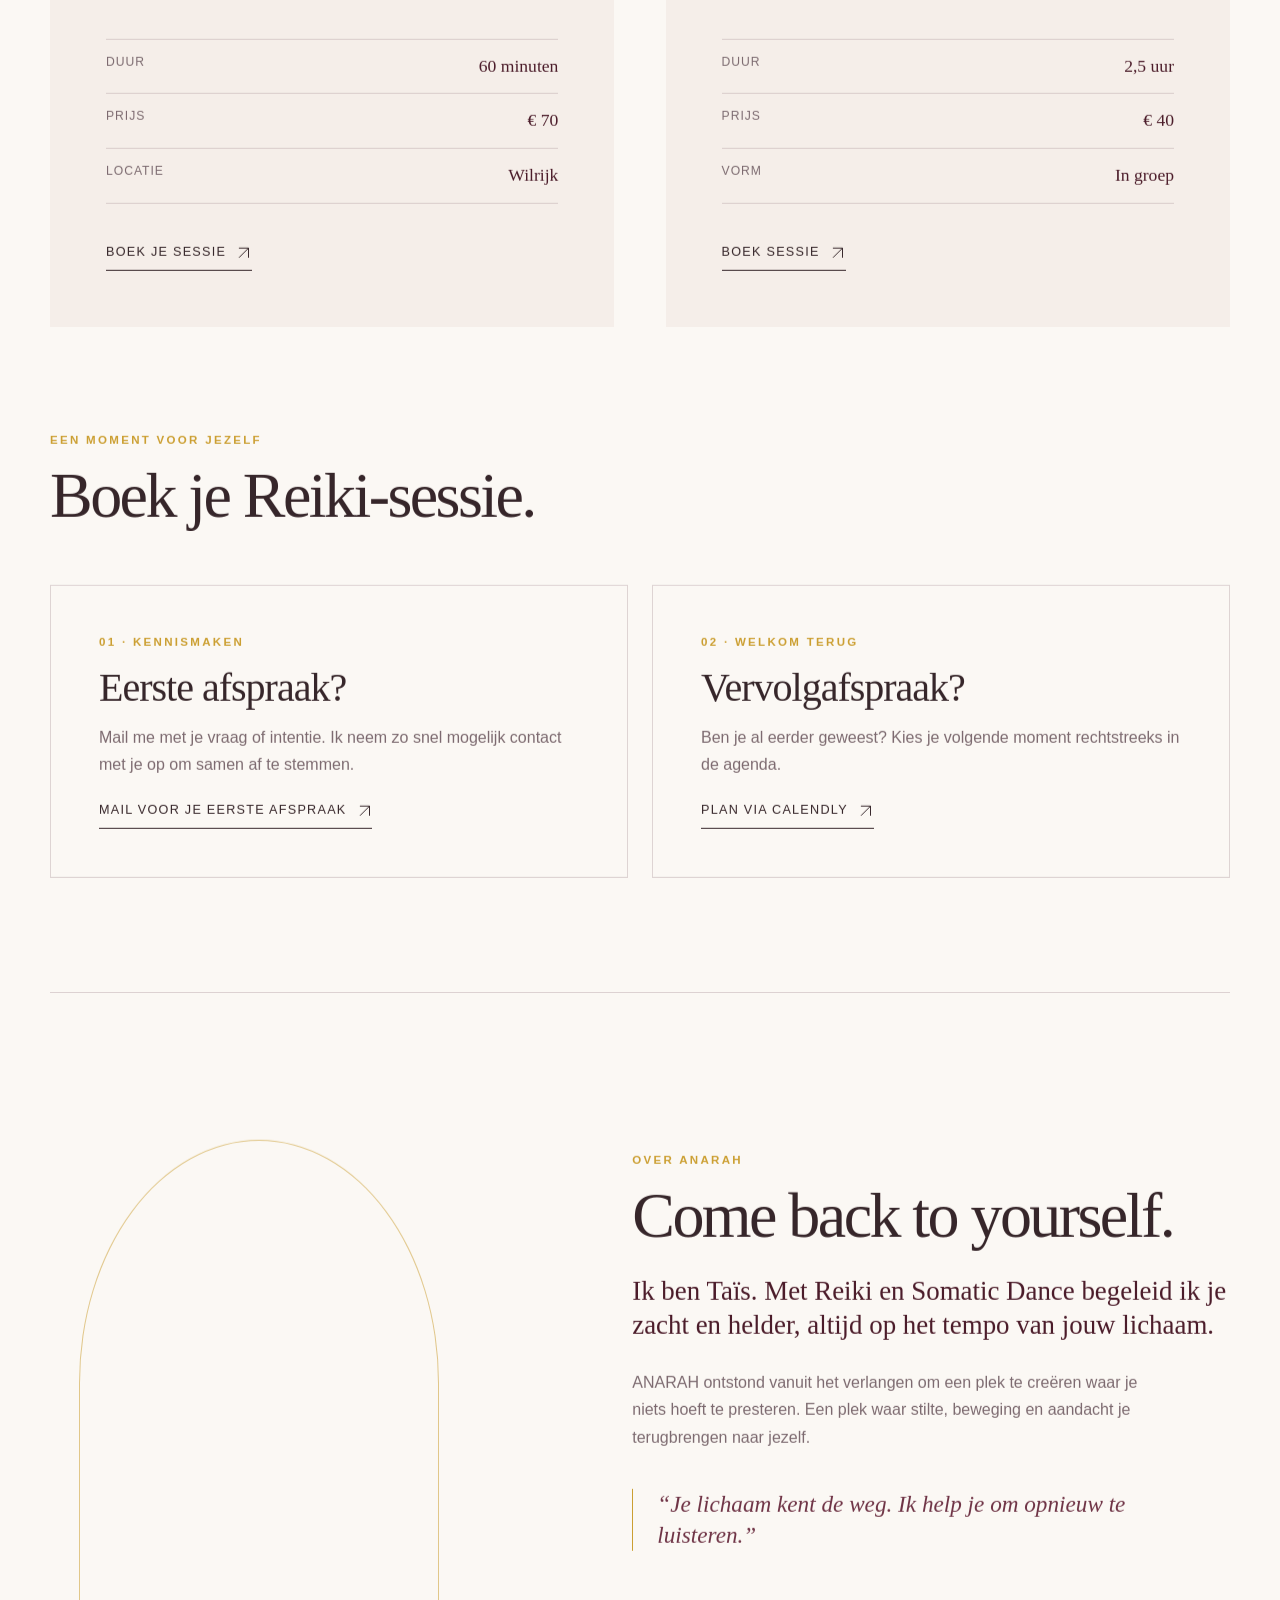
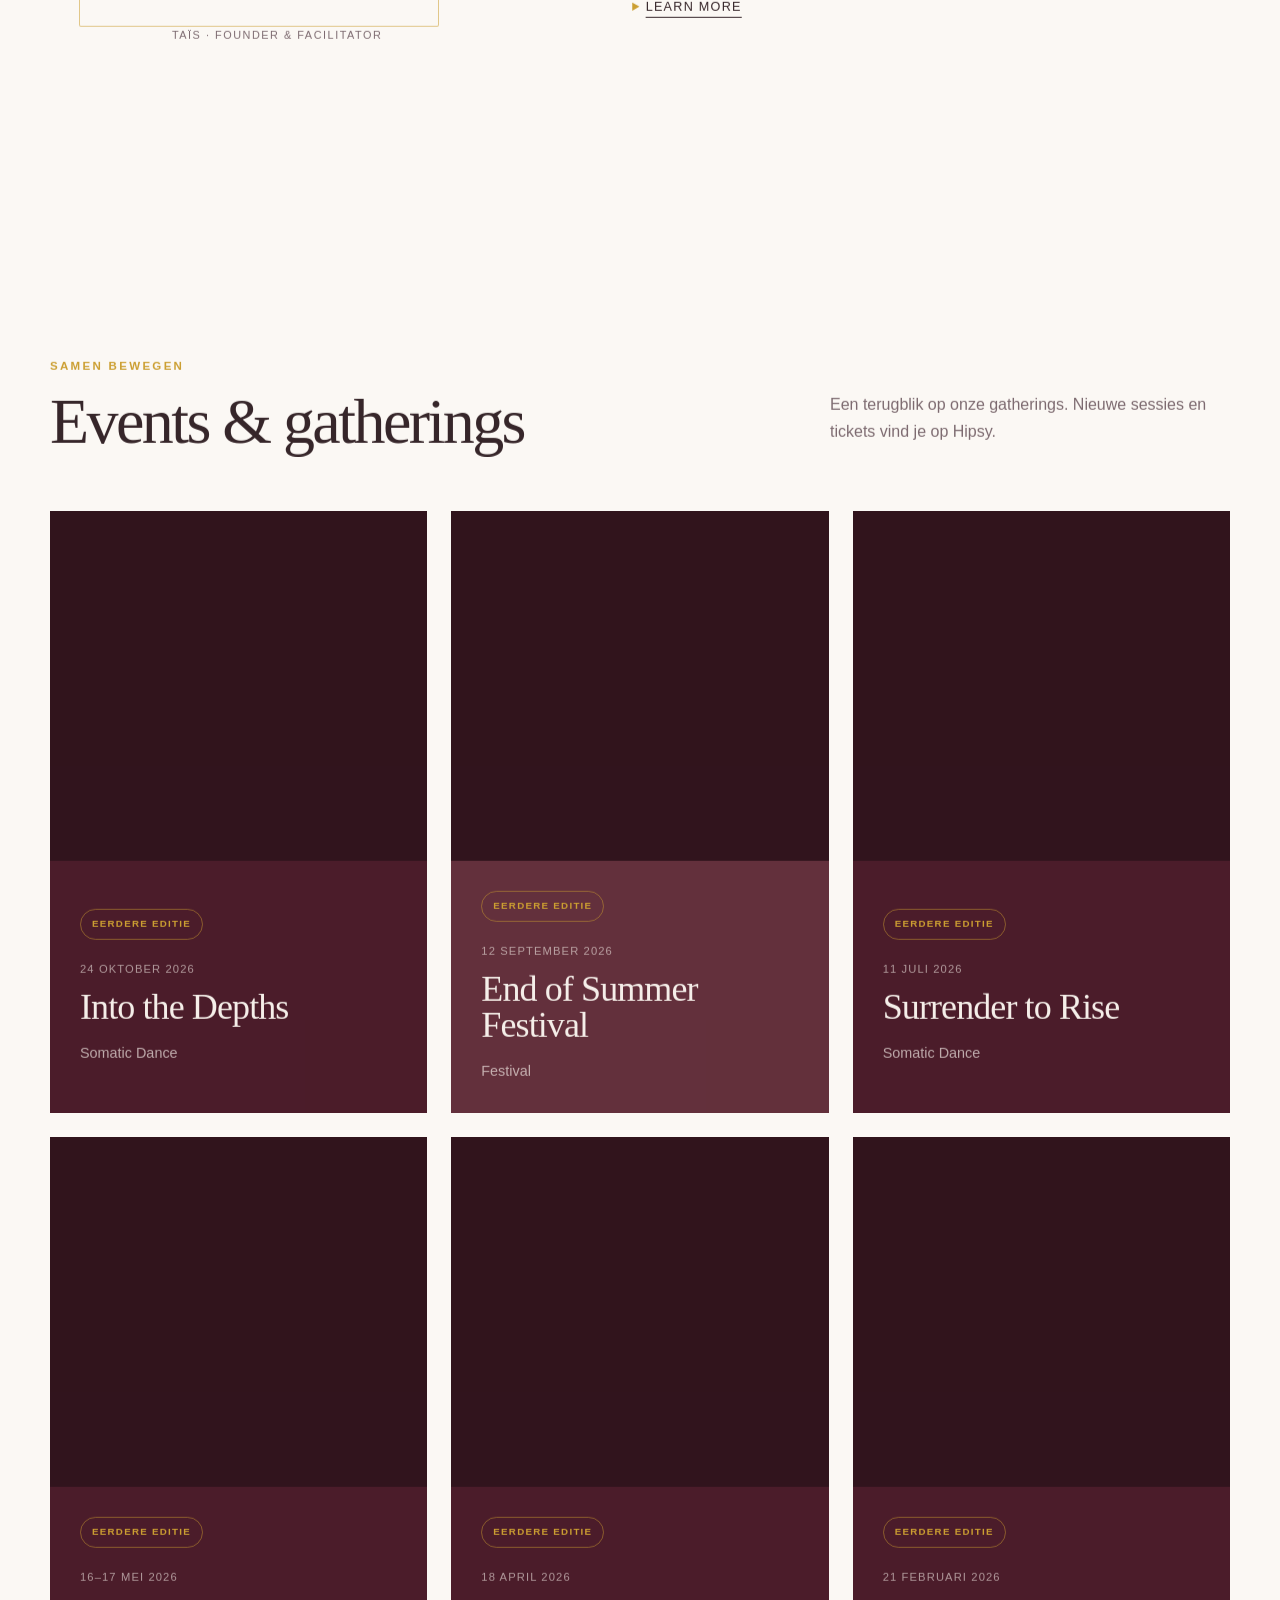
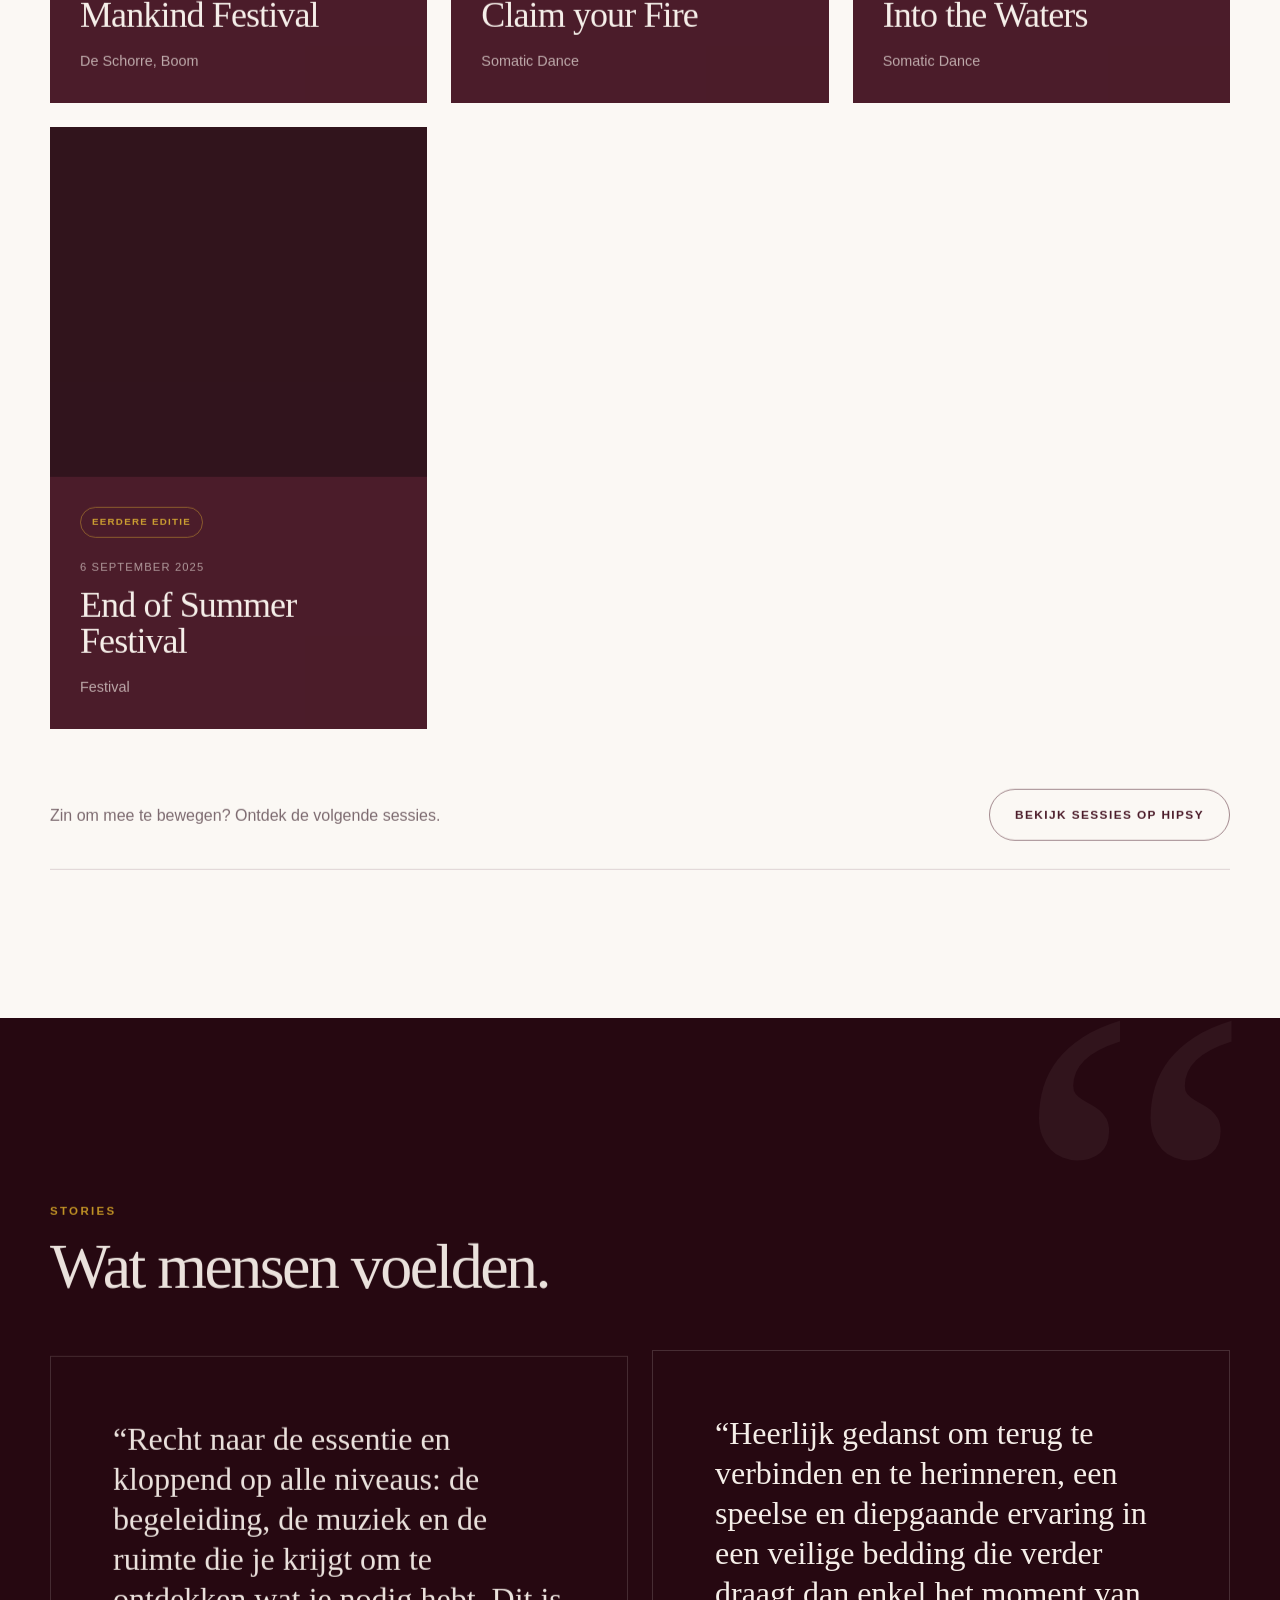
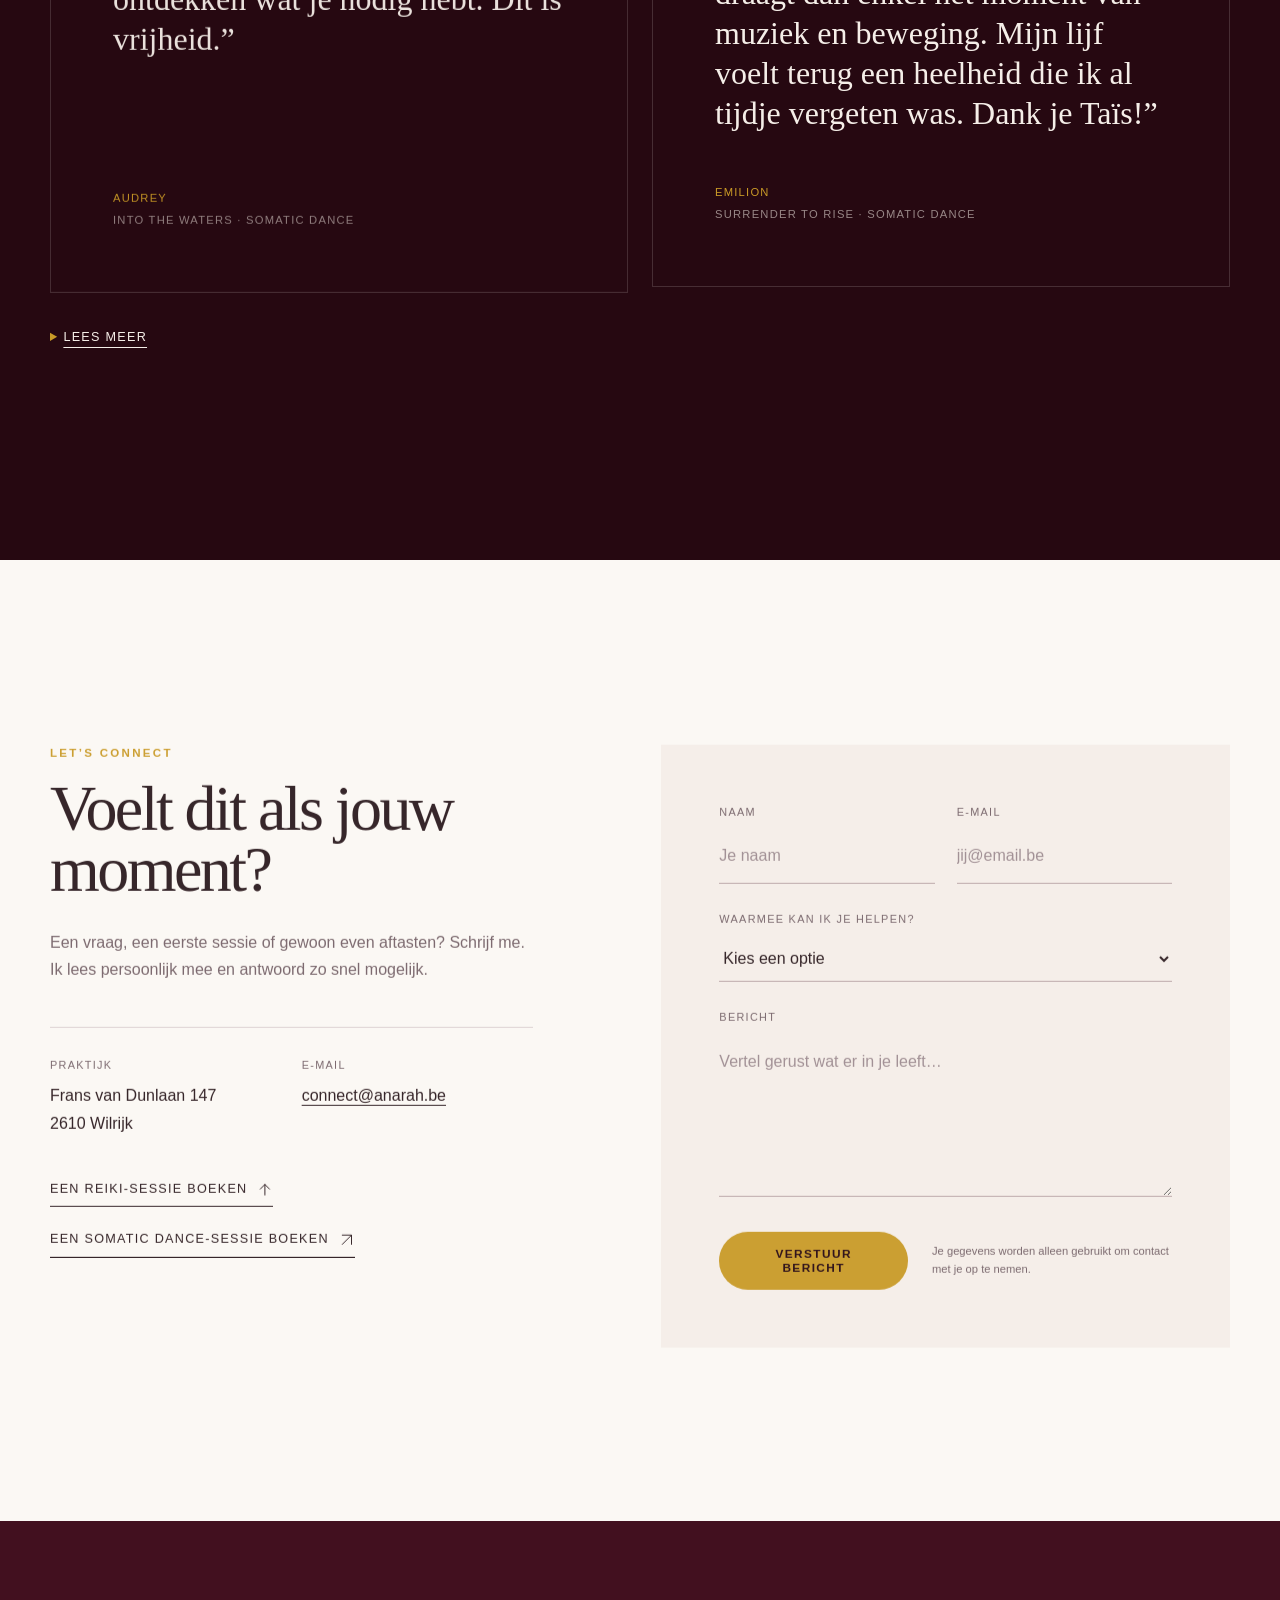
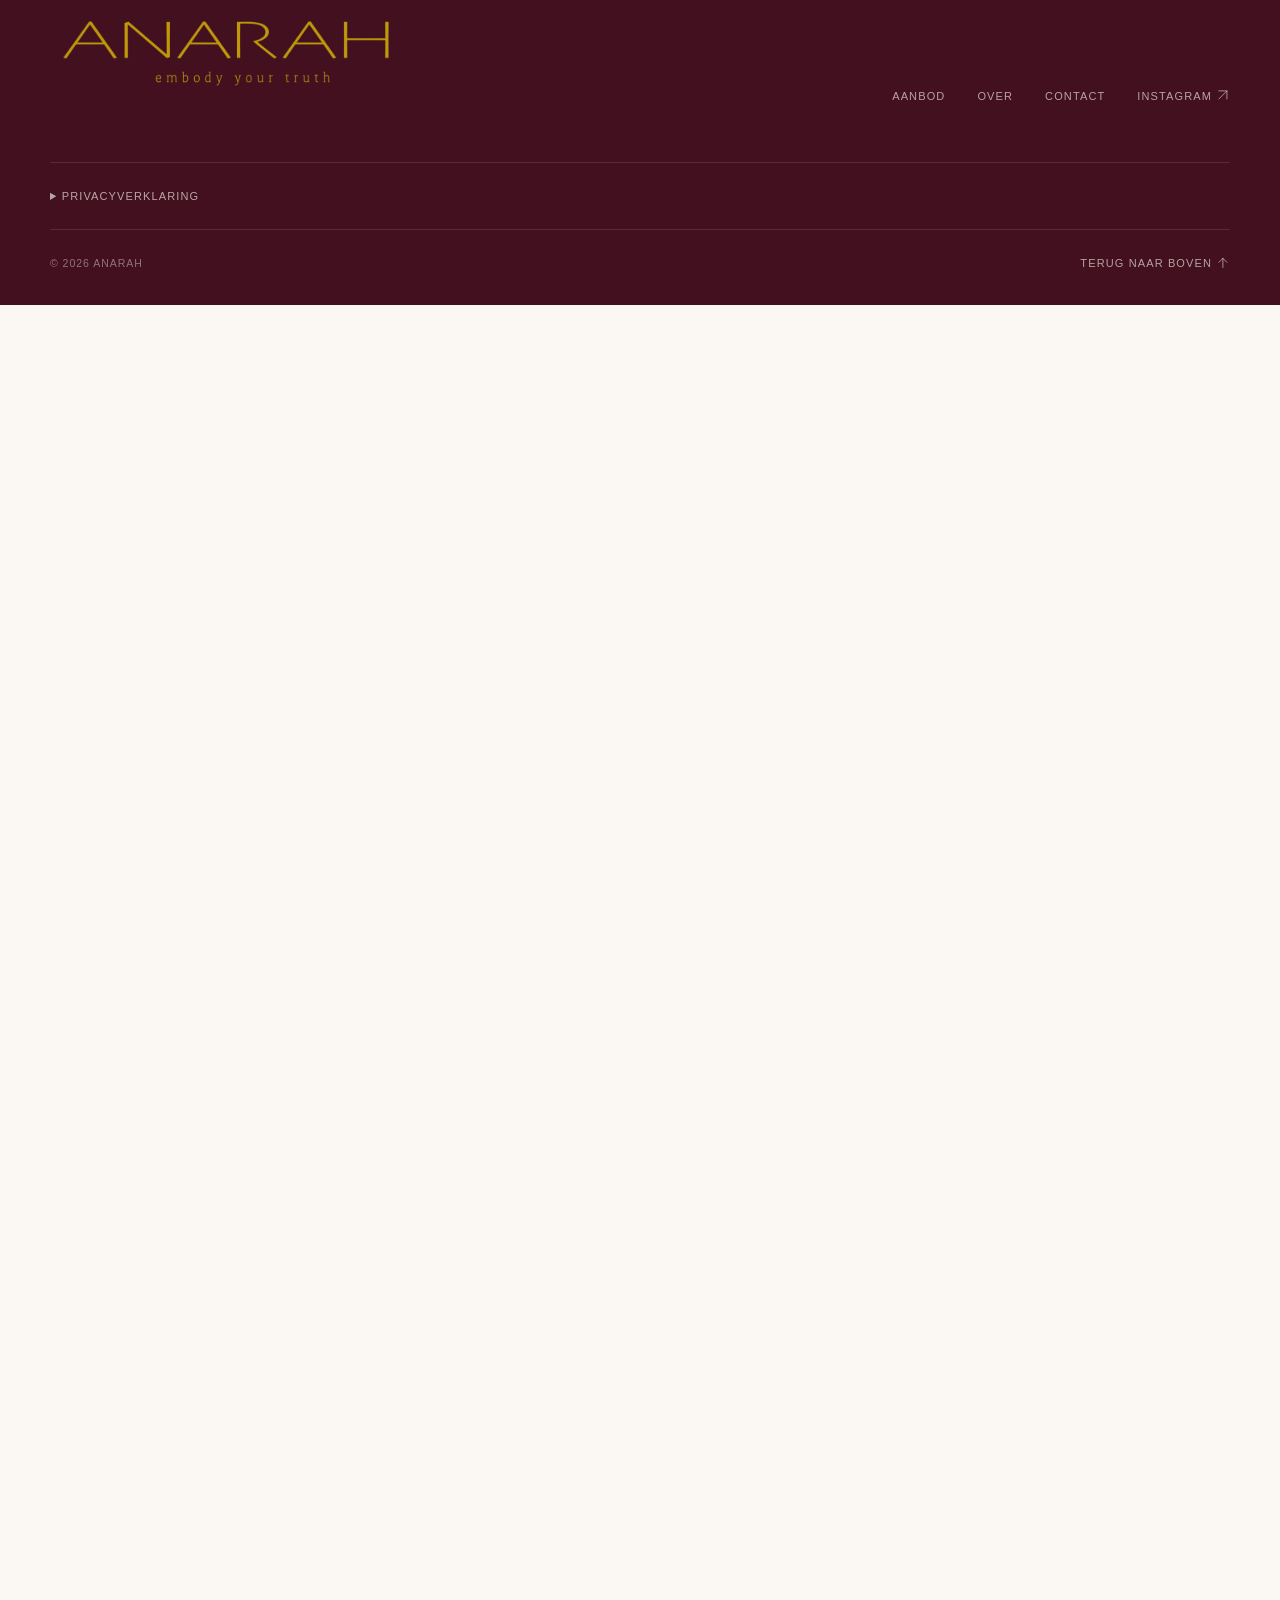
<file: html/investment.html>
<!doctype html>
<html lang="nl">
<head>
    <meta charset="utf-8">
    <meta name="viewport" content="width=device-width, initial-scale=1">
    <meta http-equiv="refresh" content="0; url=/#aanbod">
    <link rel="canonical" href="https://anarah.be/">
    <title>Tarieven | ANARAH</title>
</head>
<body><p><a href="/#aanbod">Ga naar Tarieven</a></p></body>
</html>
</file>
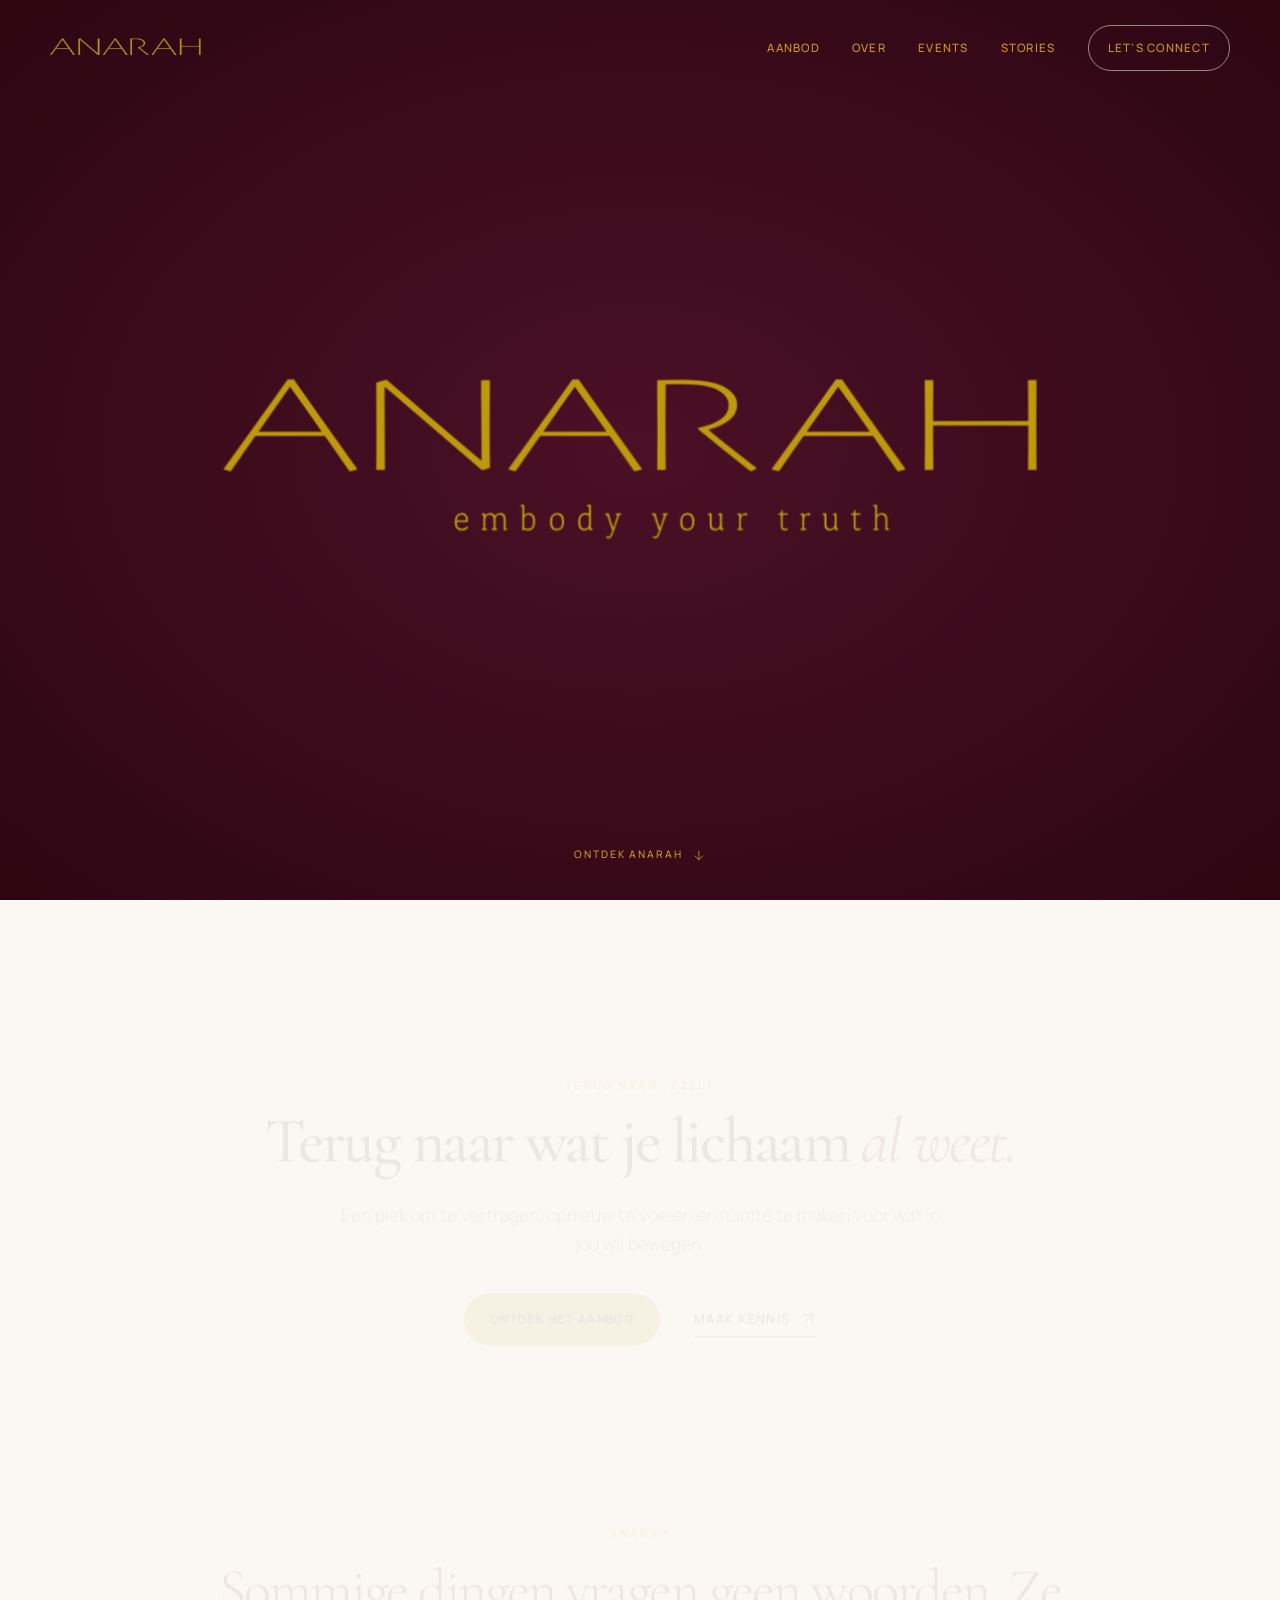
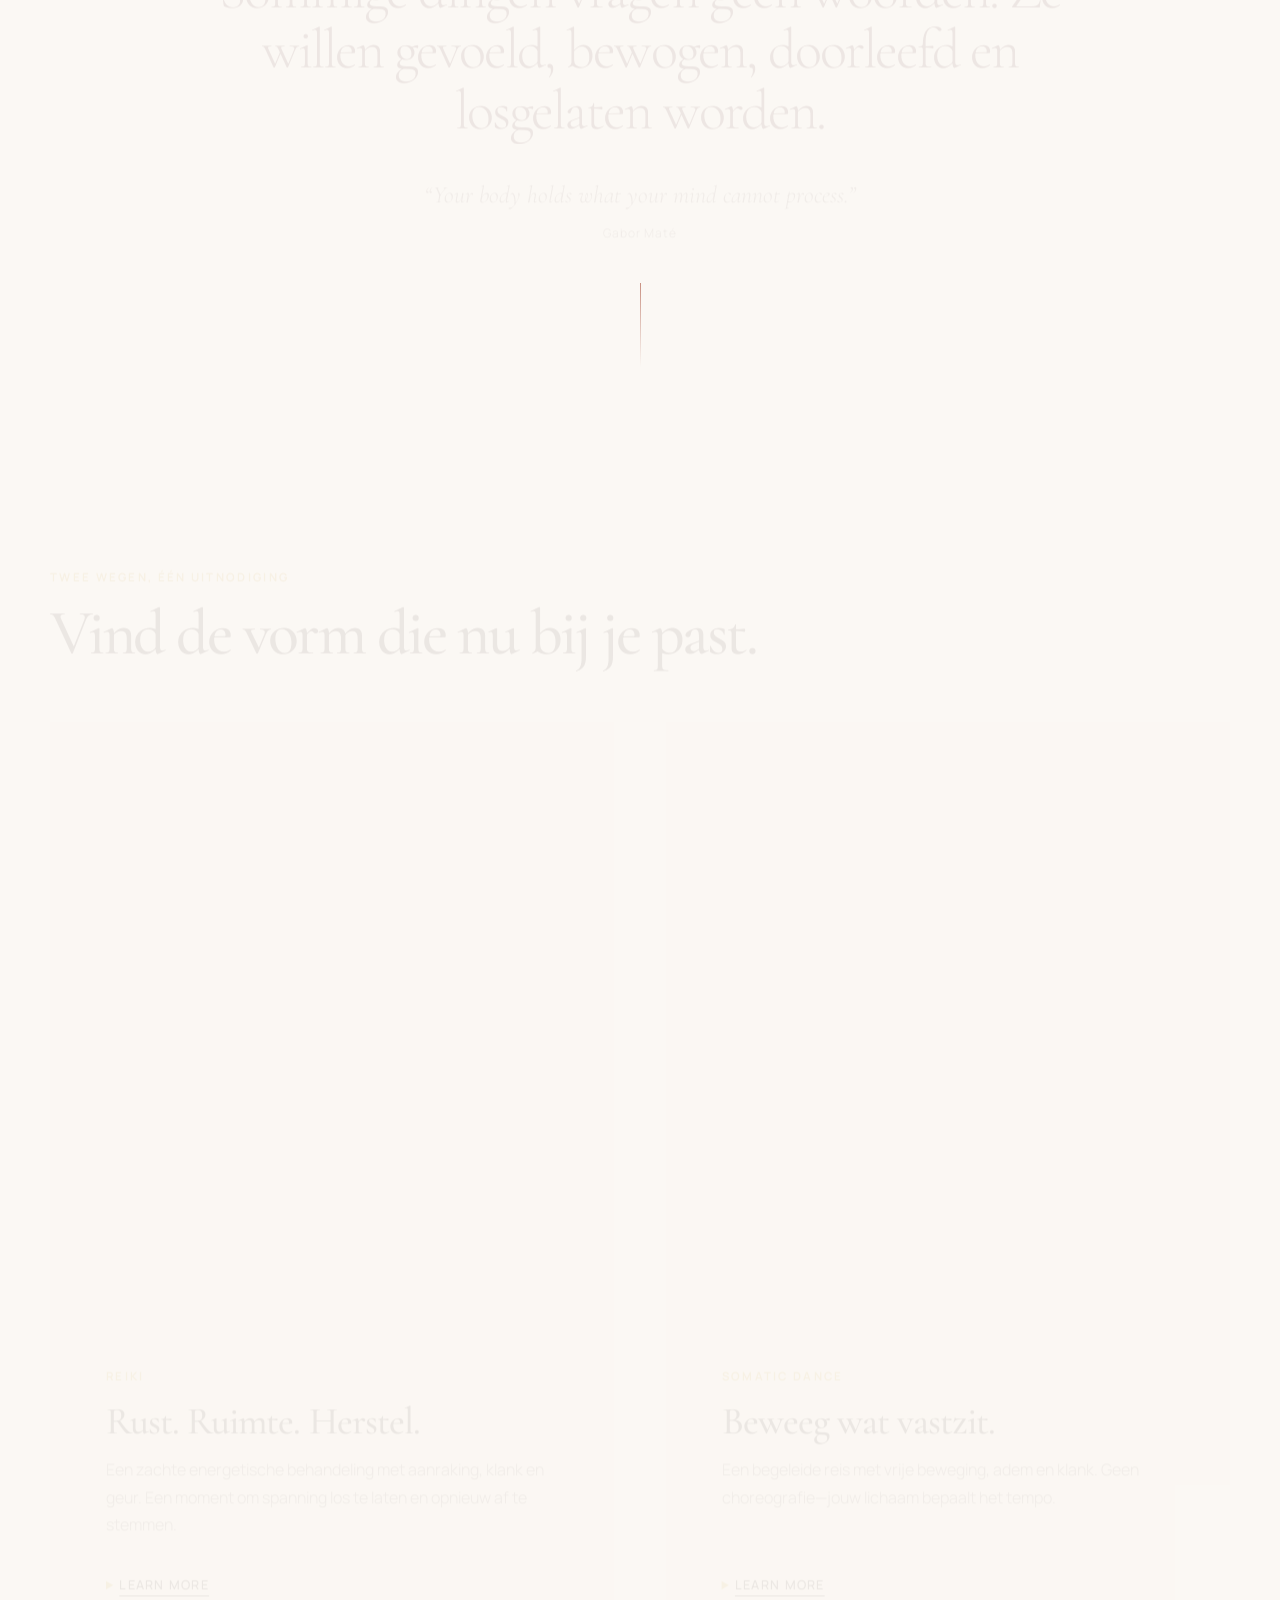
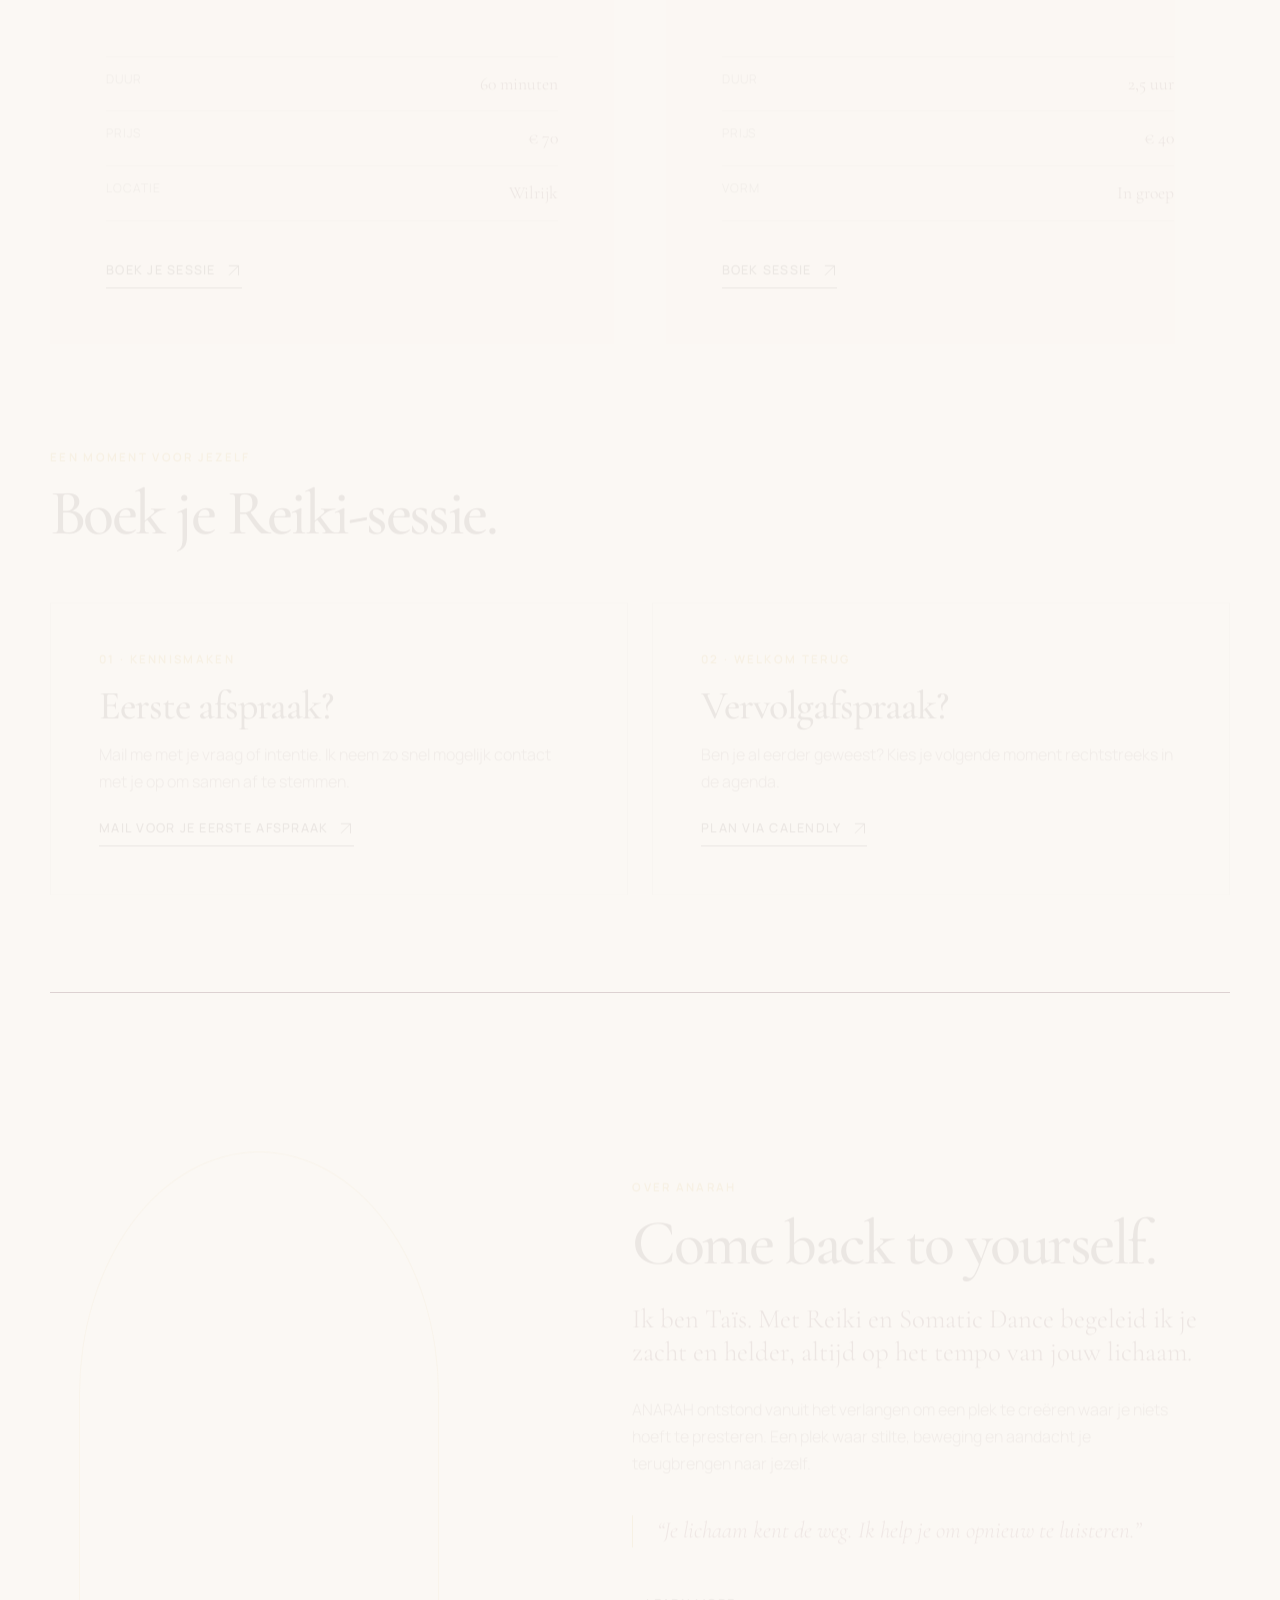
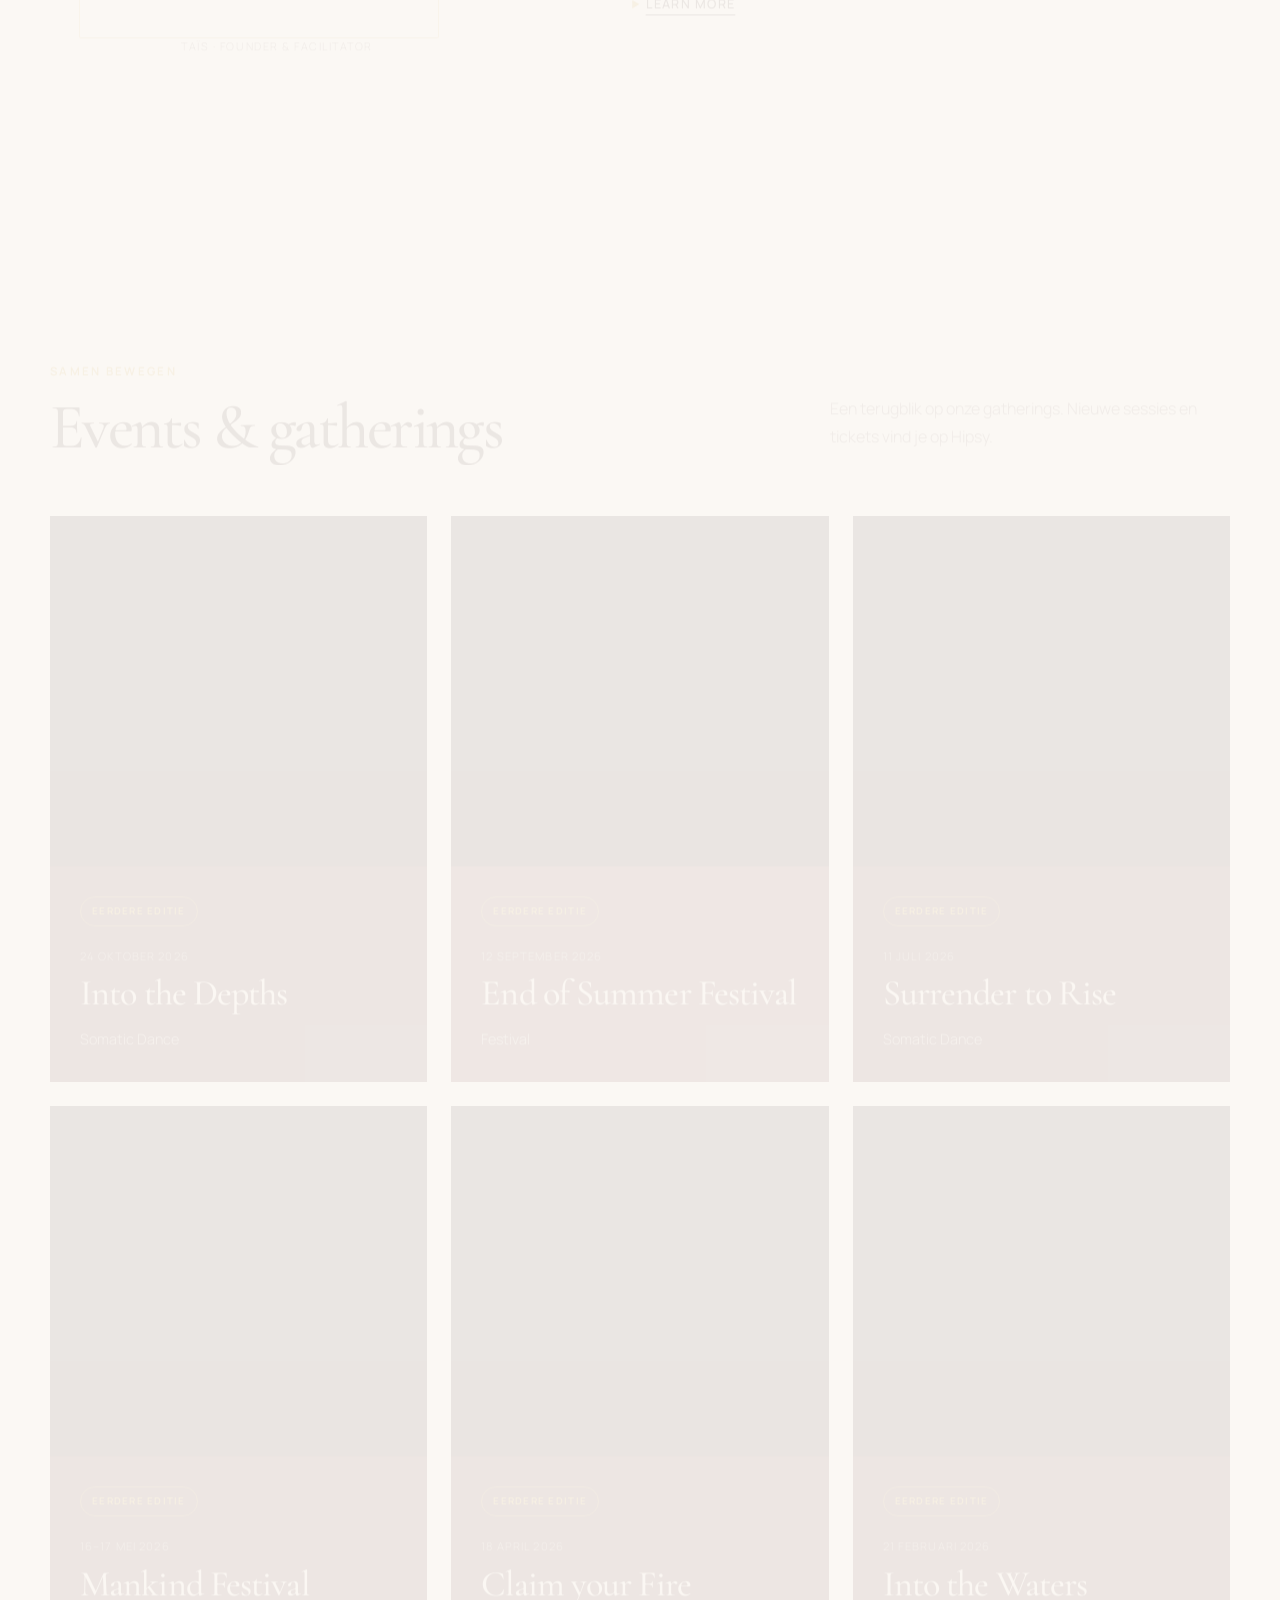
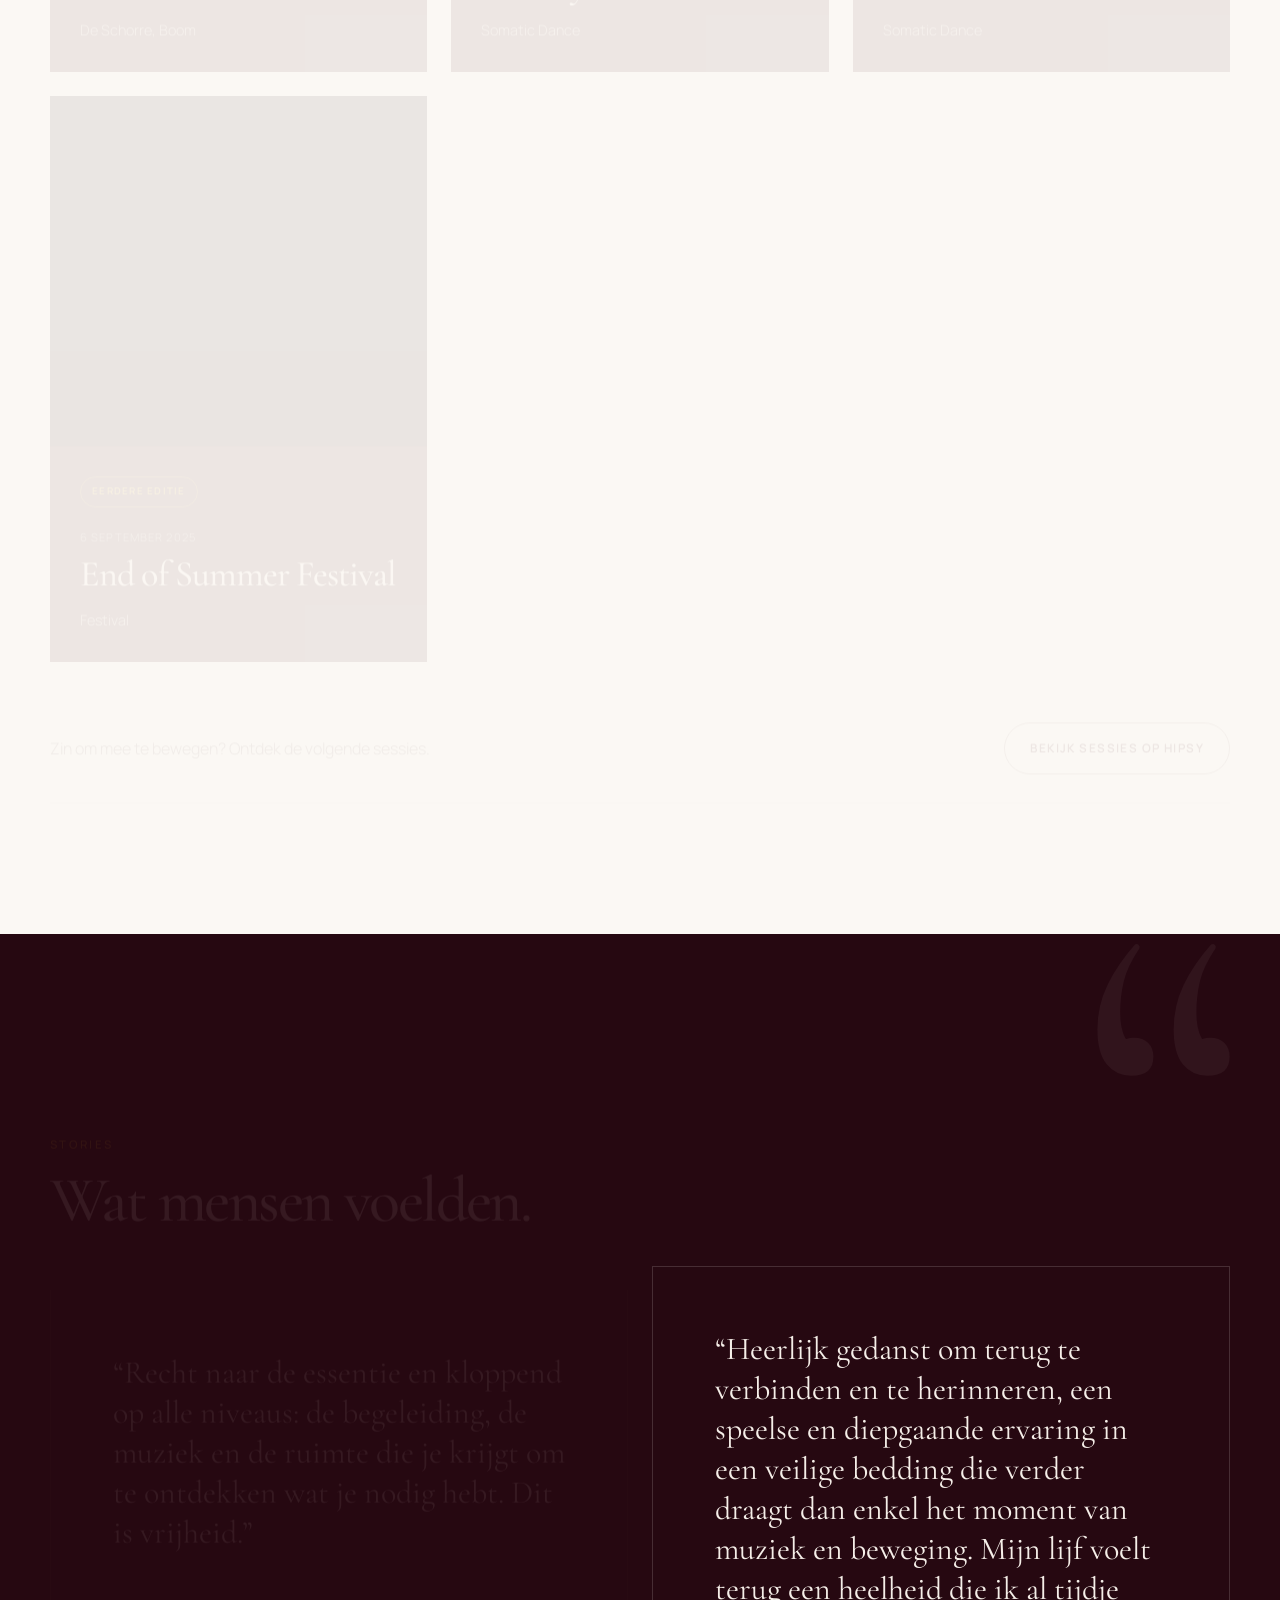
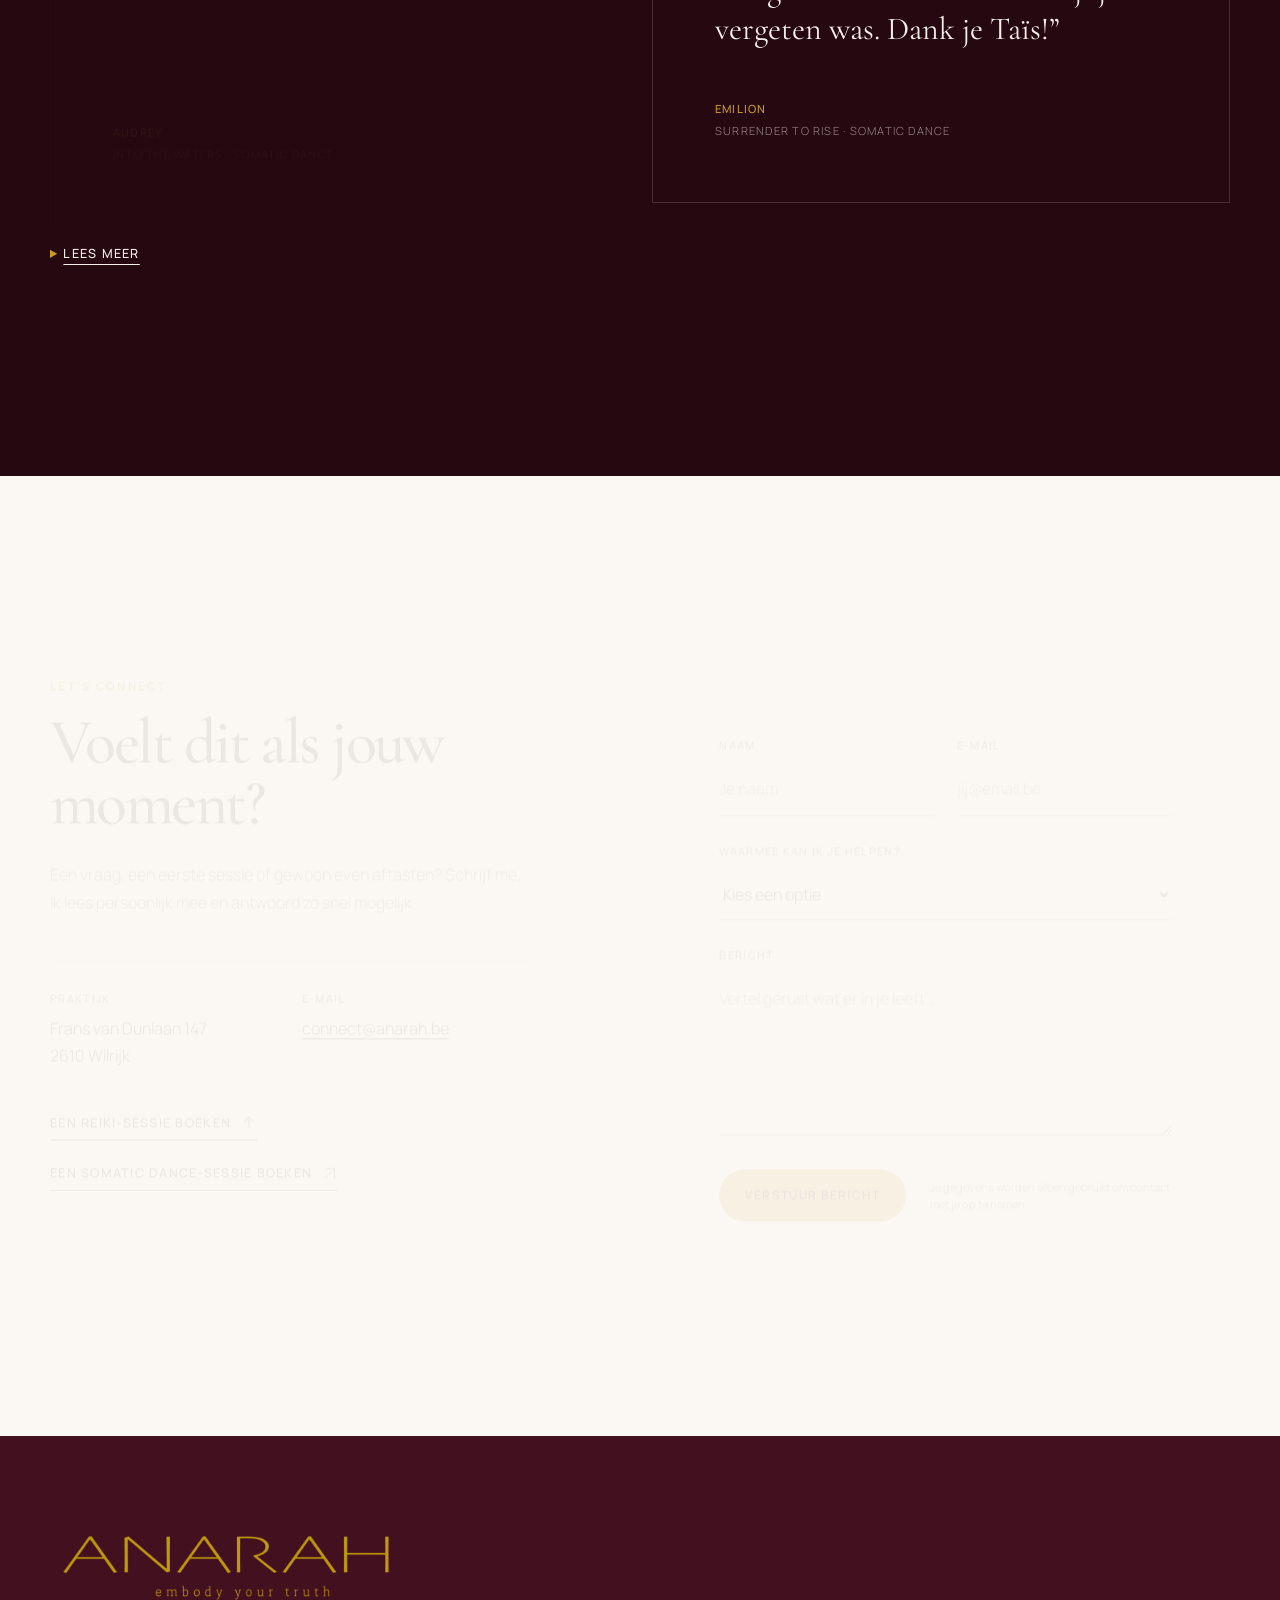
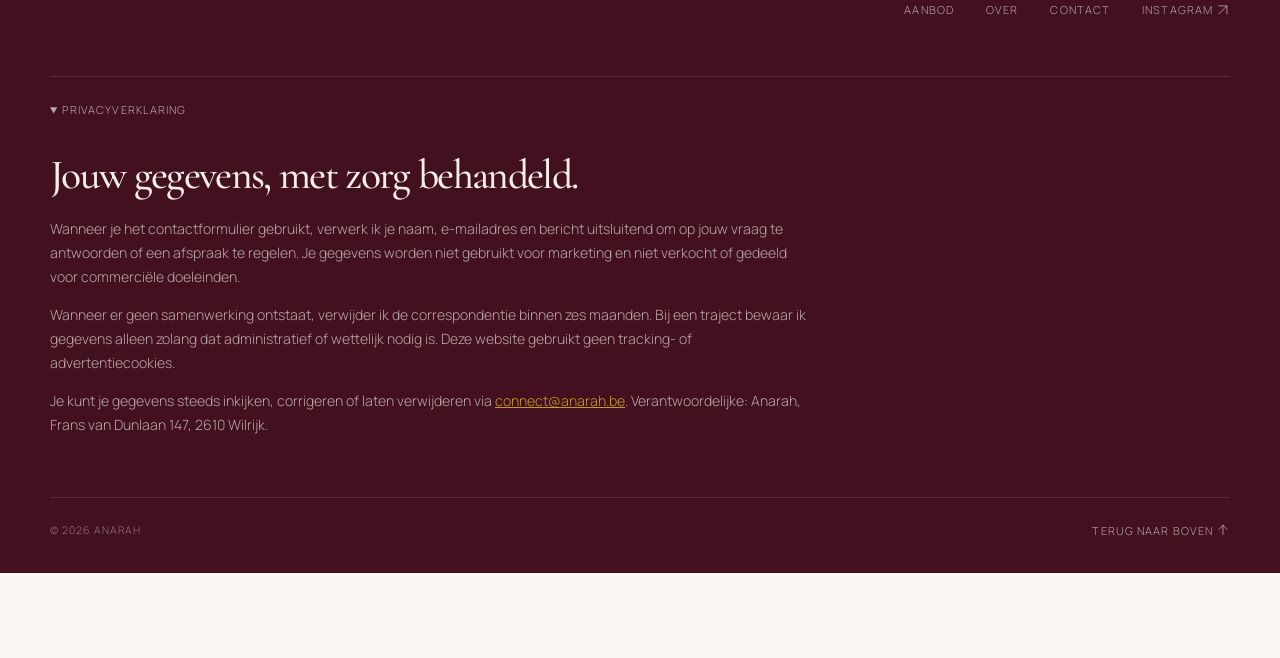
<file: html/privacy.html>
<!doctype html>
<html lang="nl">
<head>
    <meta charset="utf-8">
    <meta name="viewport" content="width=device-width, initial-scale=1">
    <meta http-equiv="refresh" content="0; url=/#privacy">
    <link rel="canonical" href="https://anarah.be/">
    <title>Privacyverklaring | ANARAH</title>
</head>
<body><p><a href="/#privacy">Ga naar Privacyverklaring</a></p></body>
</html>
</file>
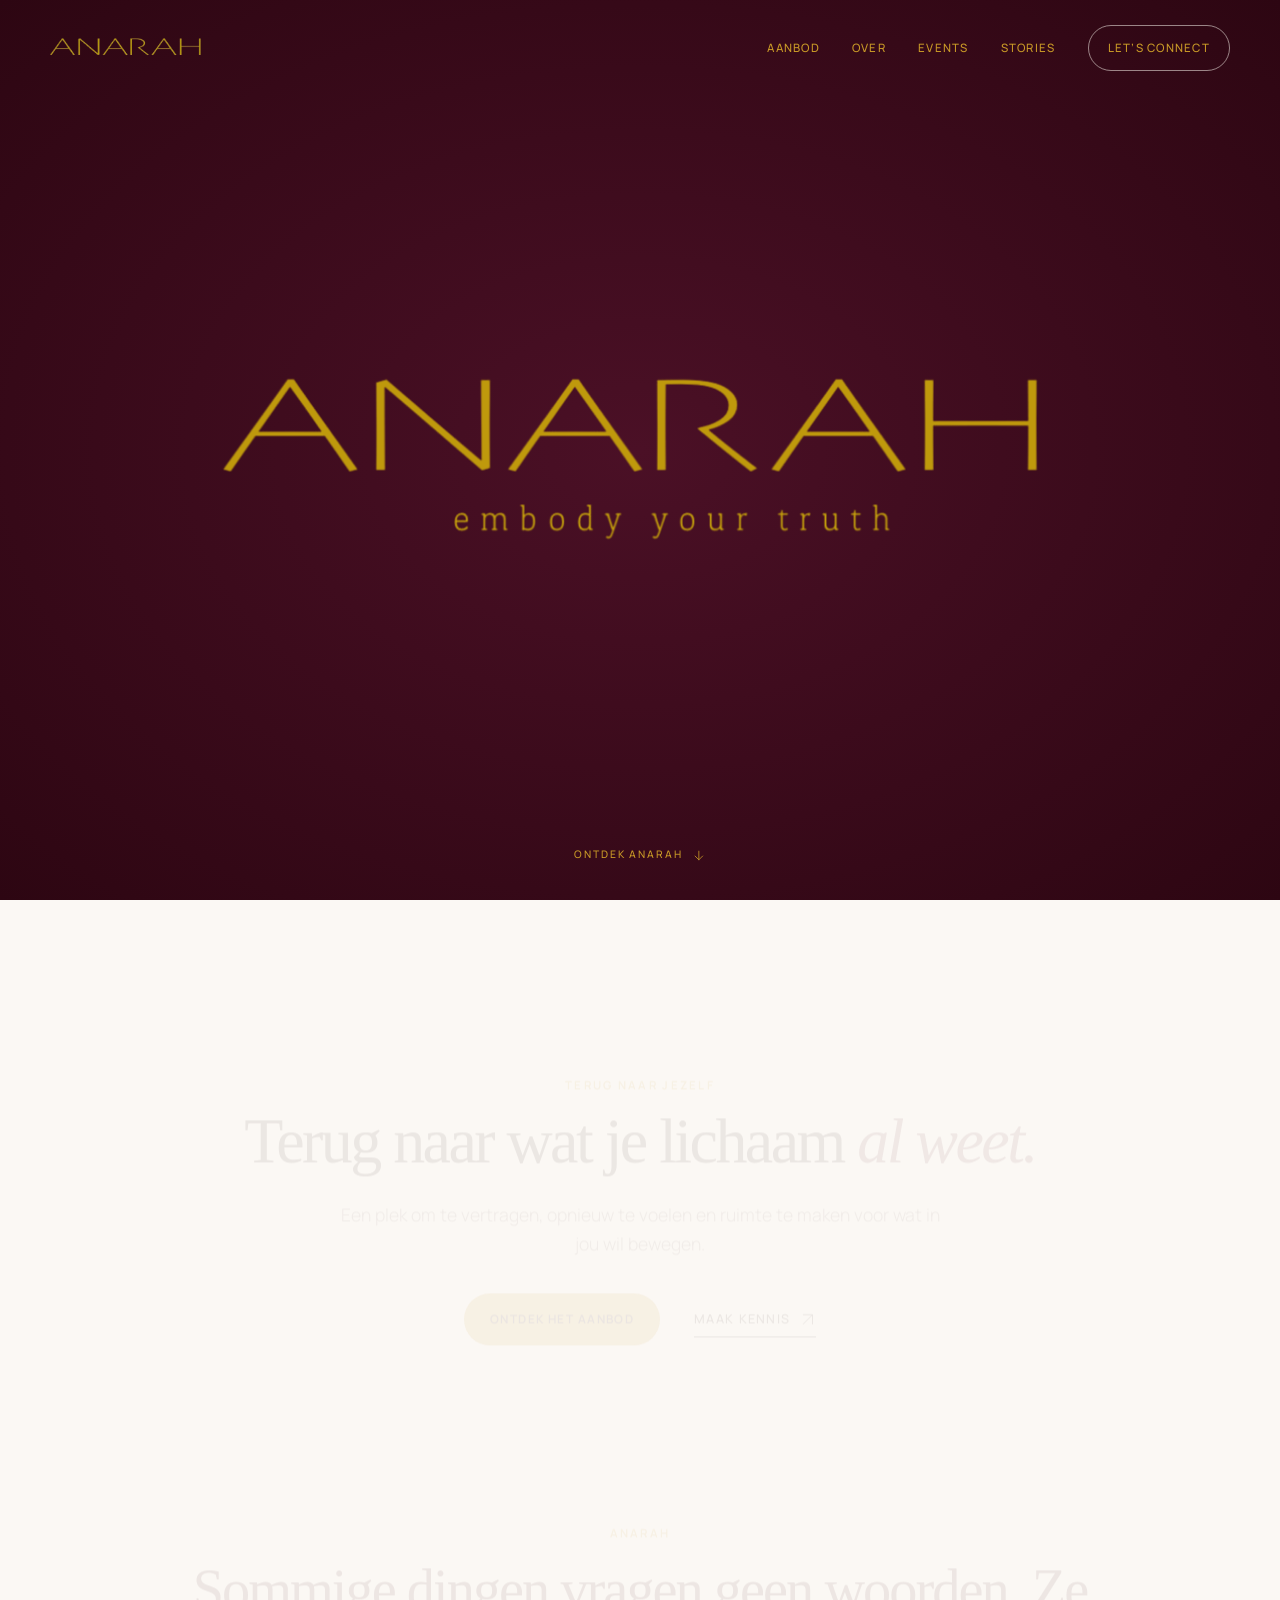
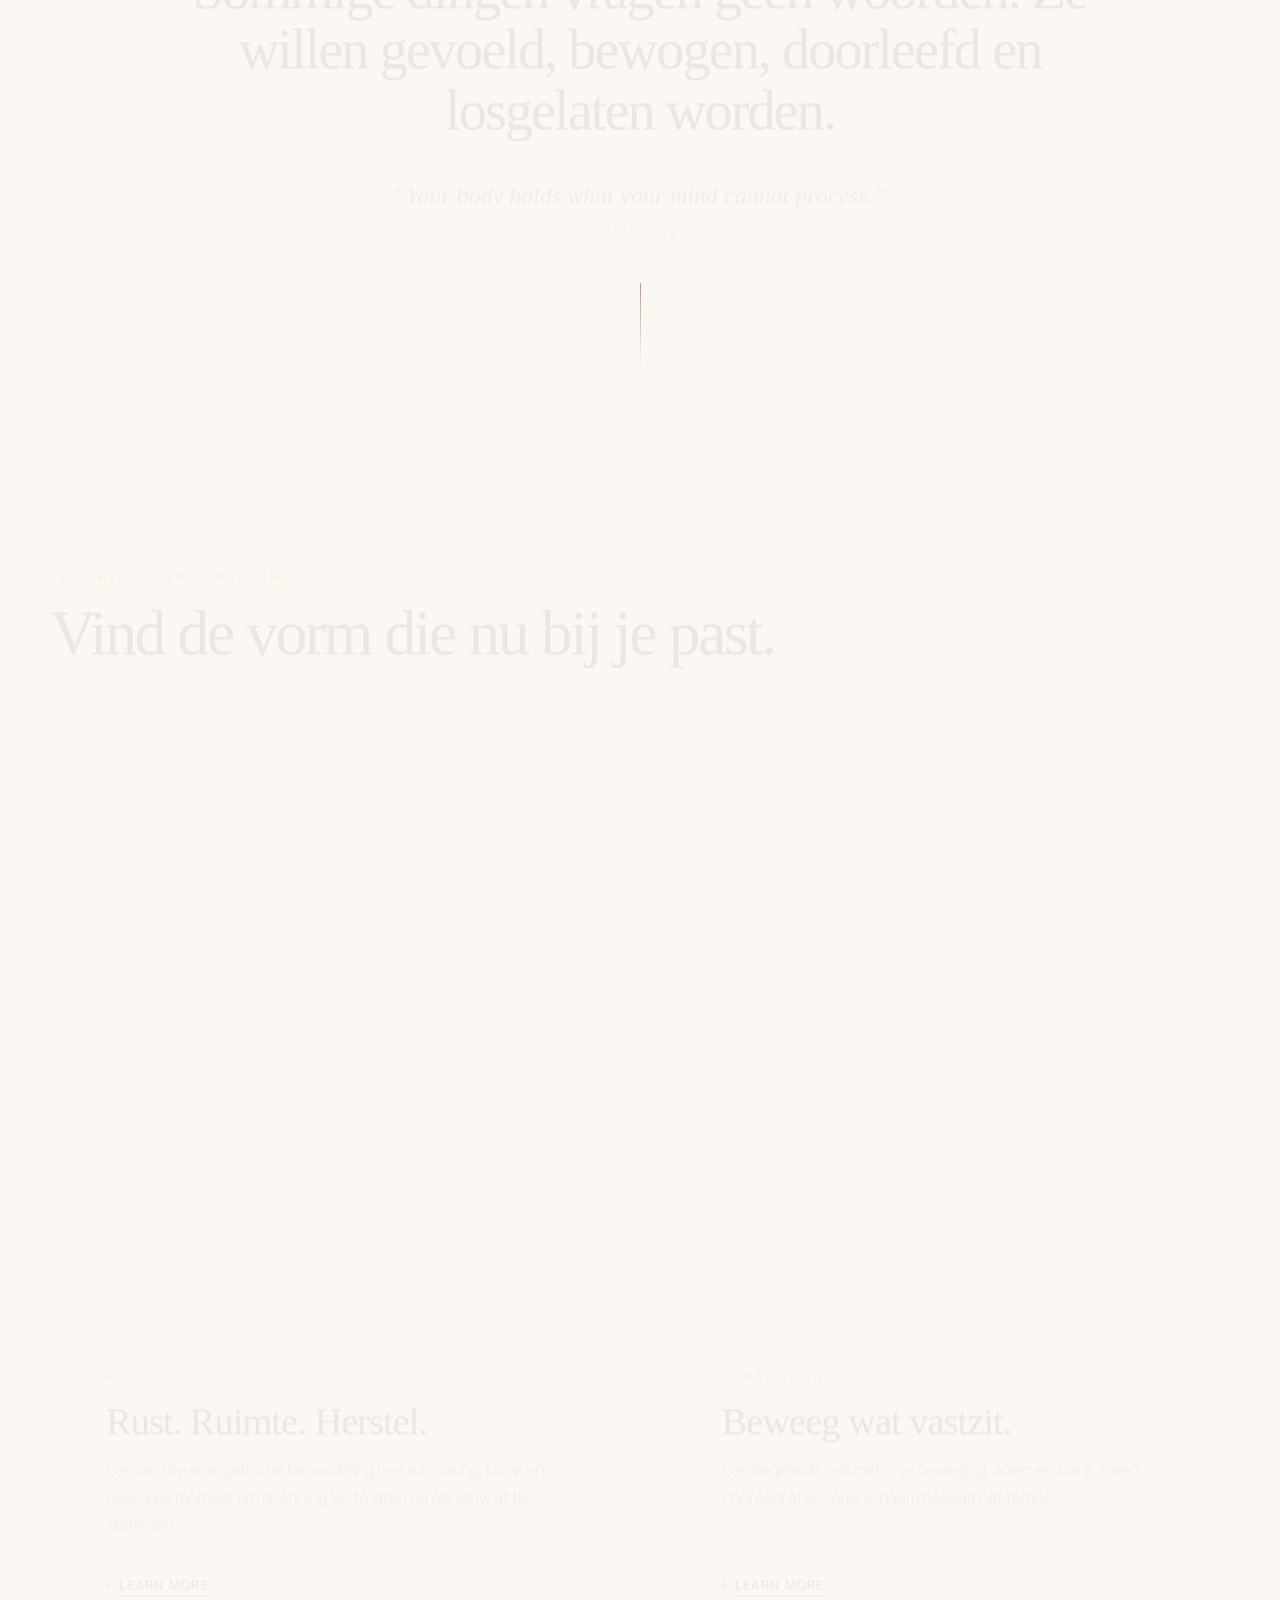
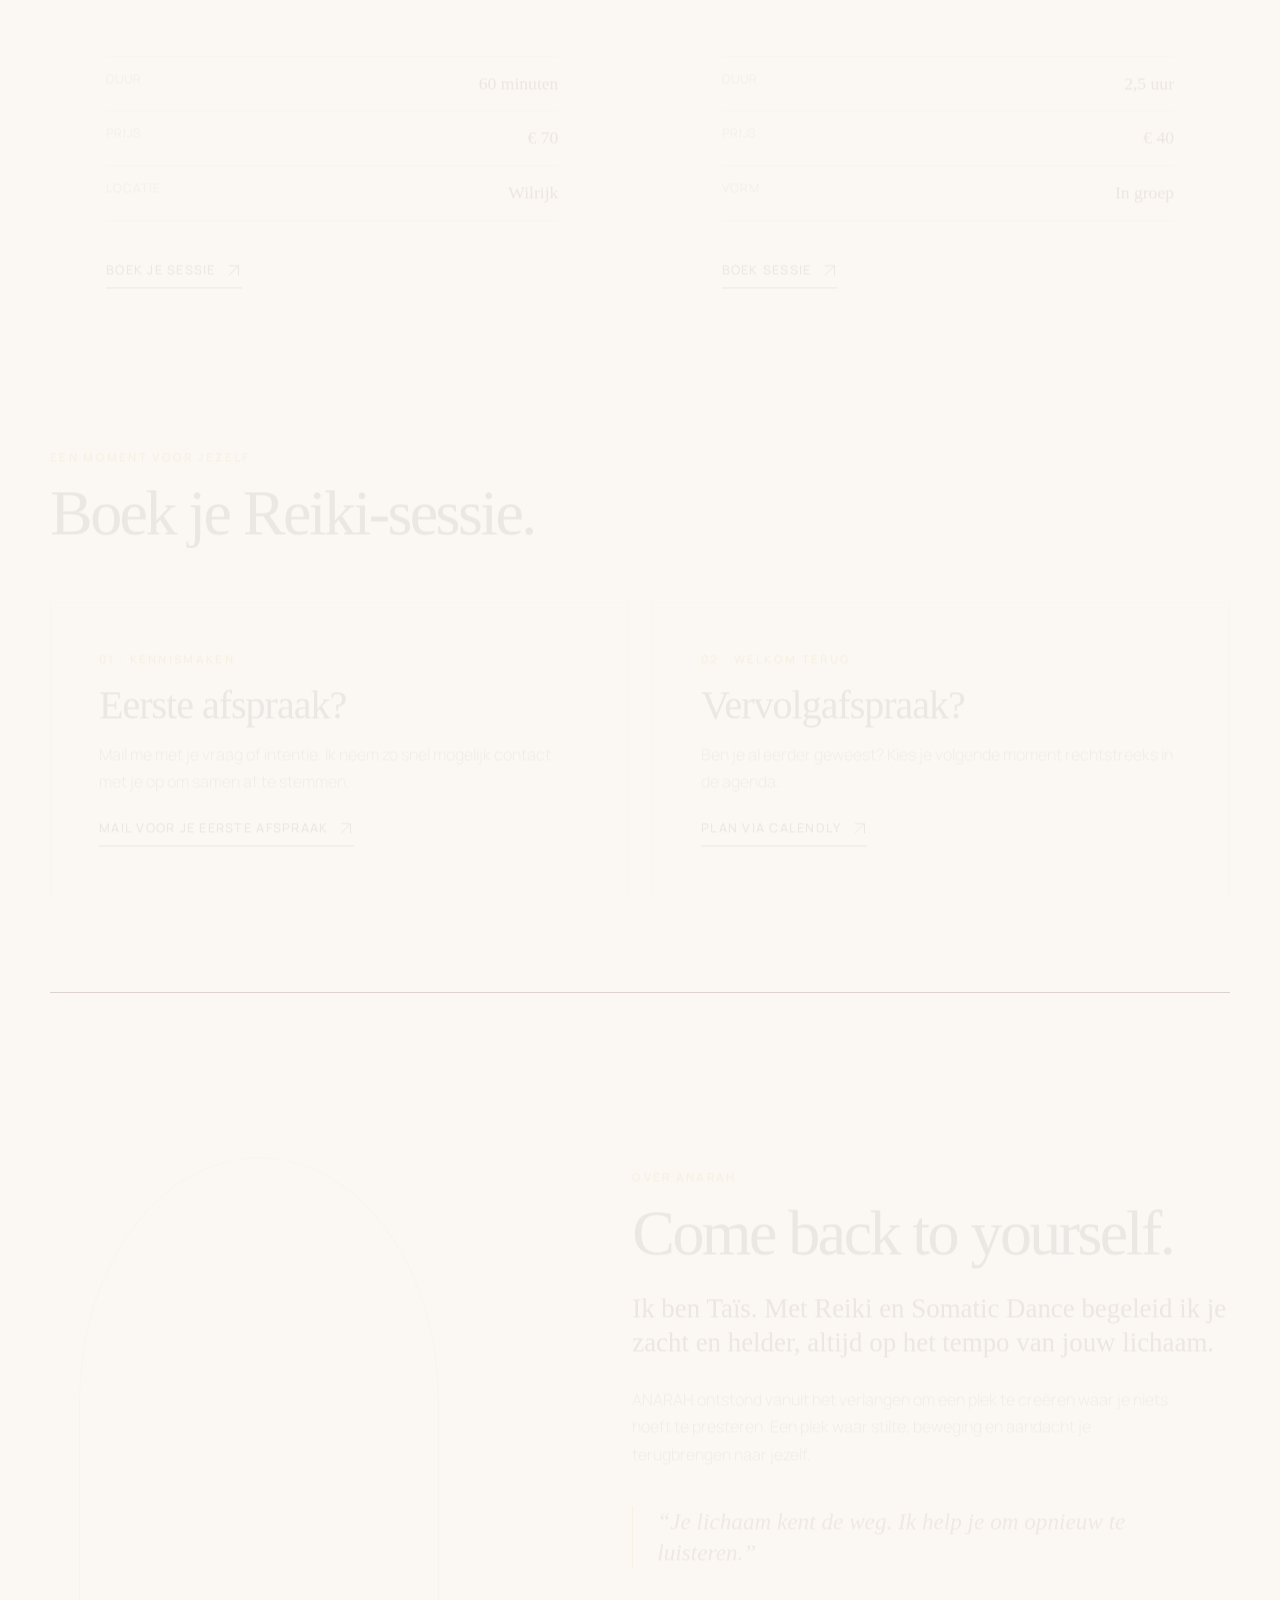
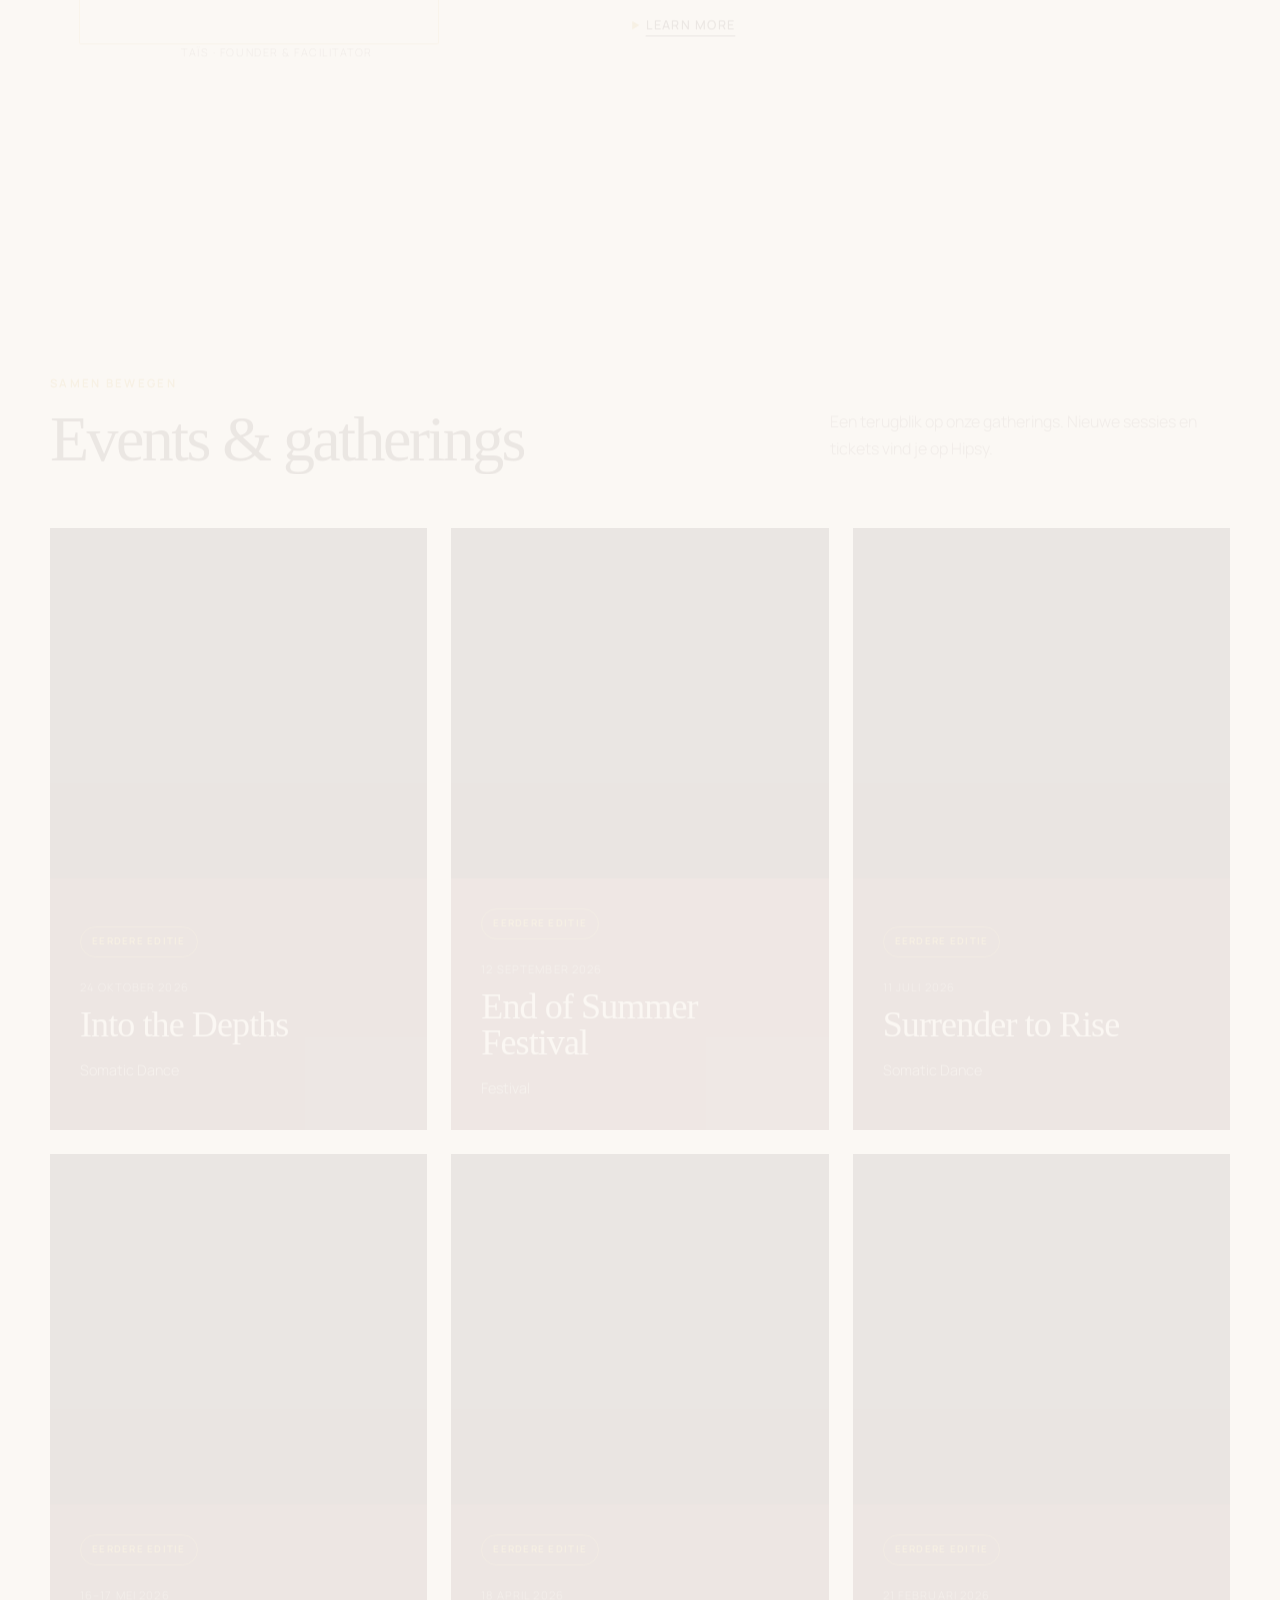
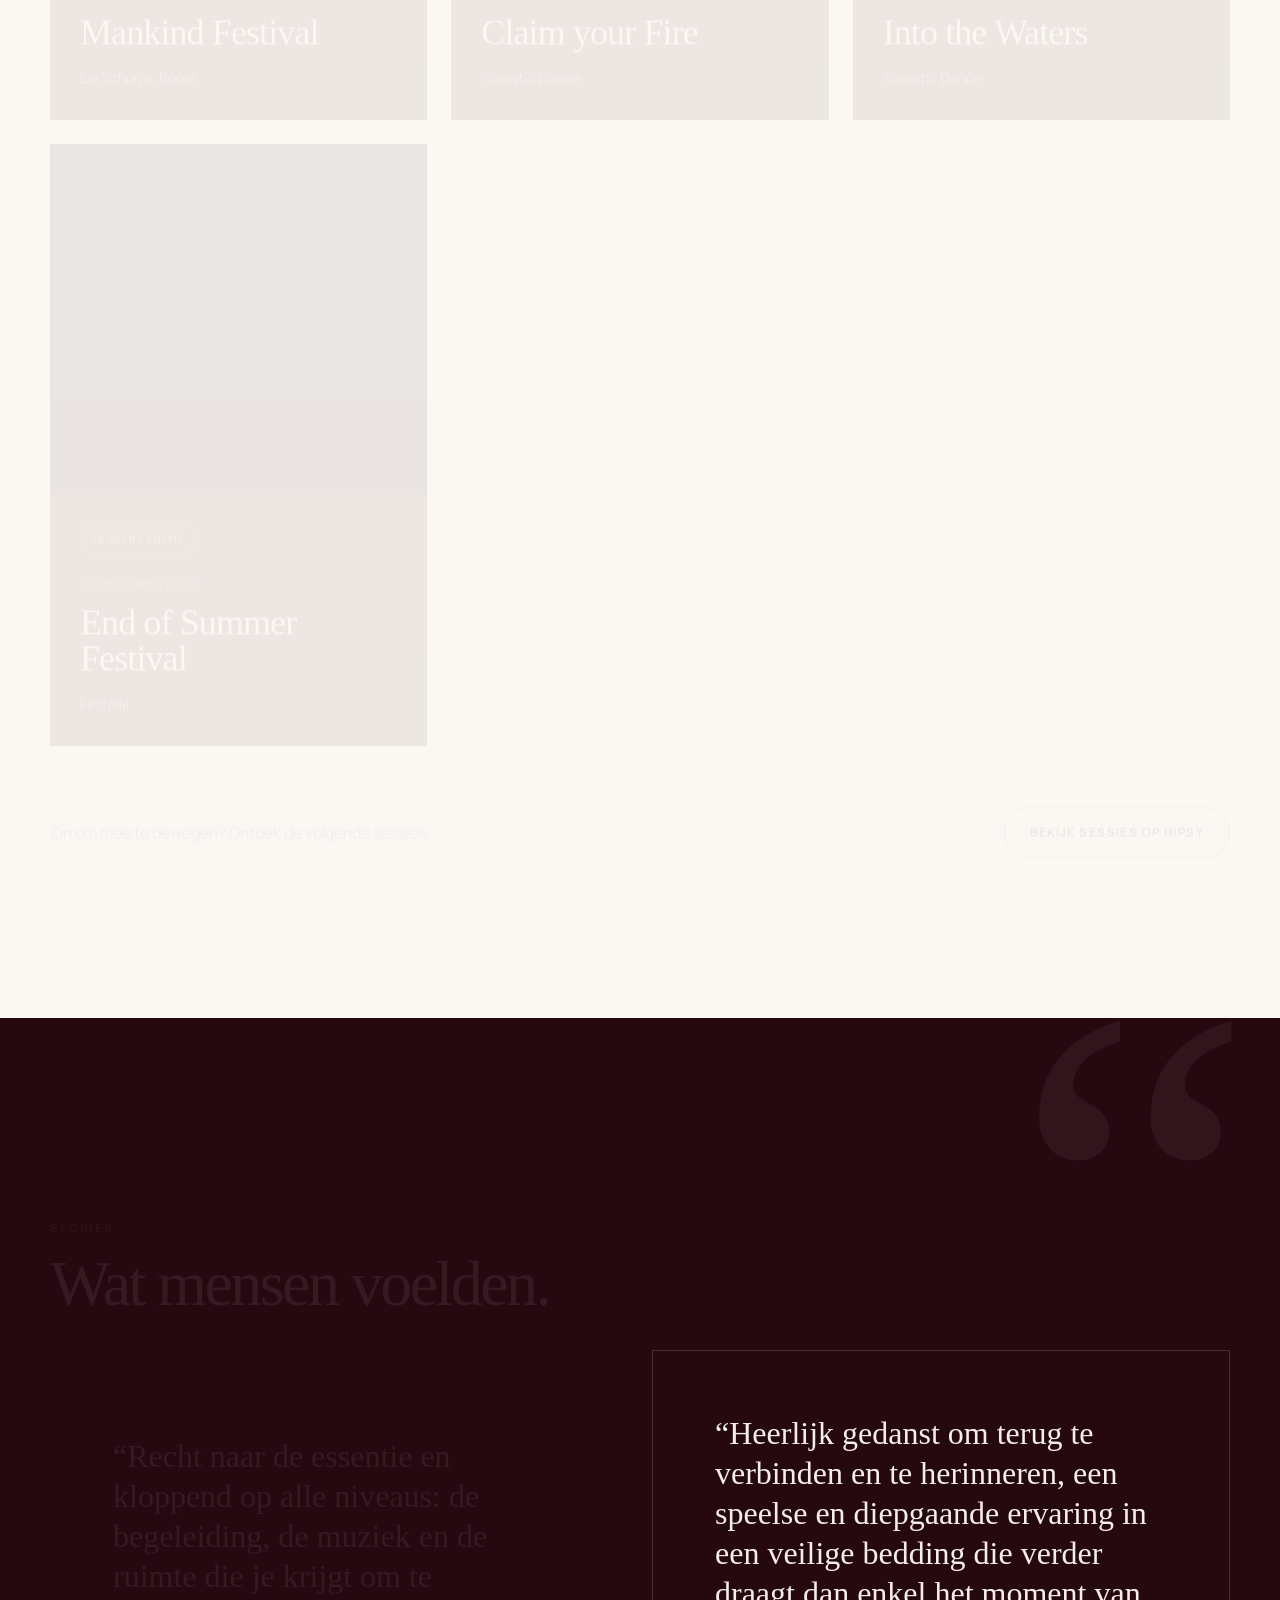
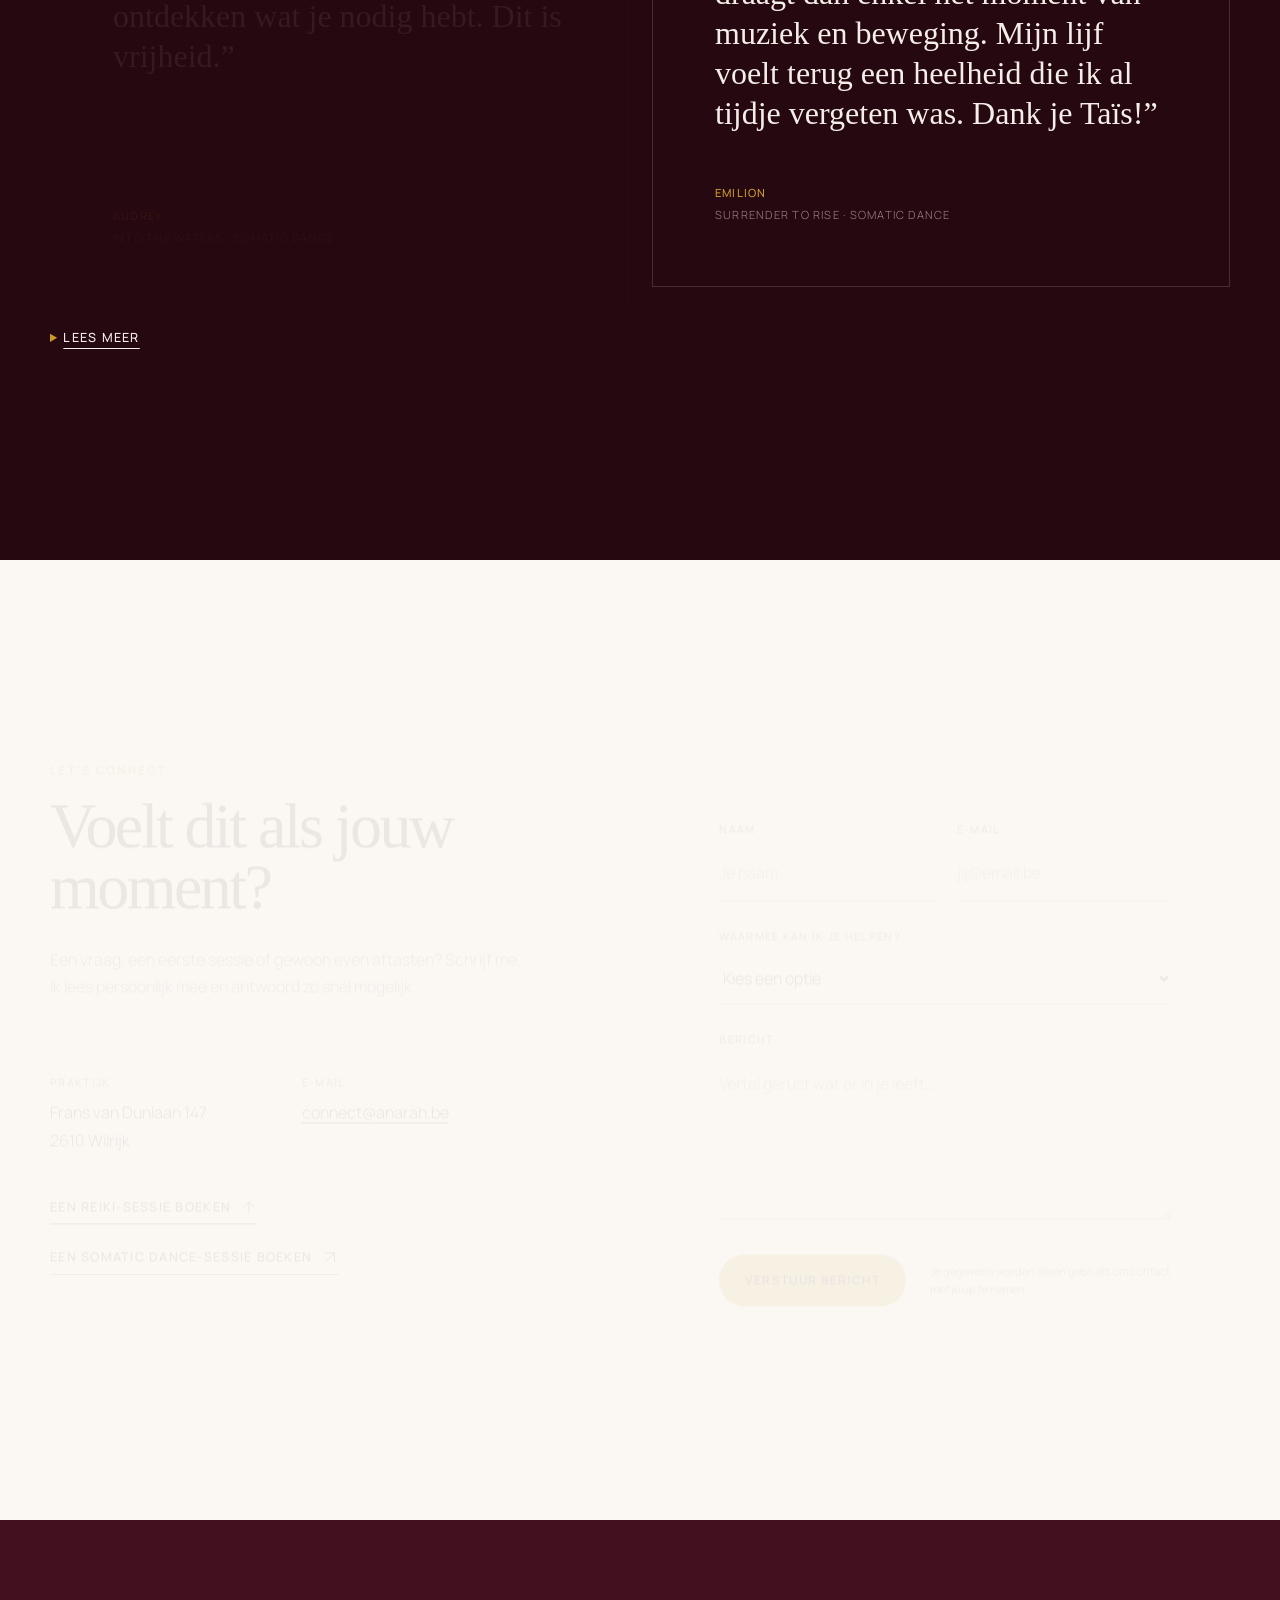
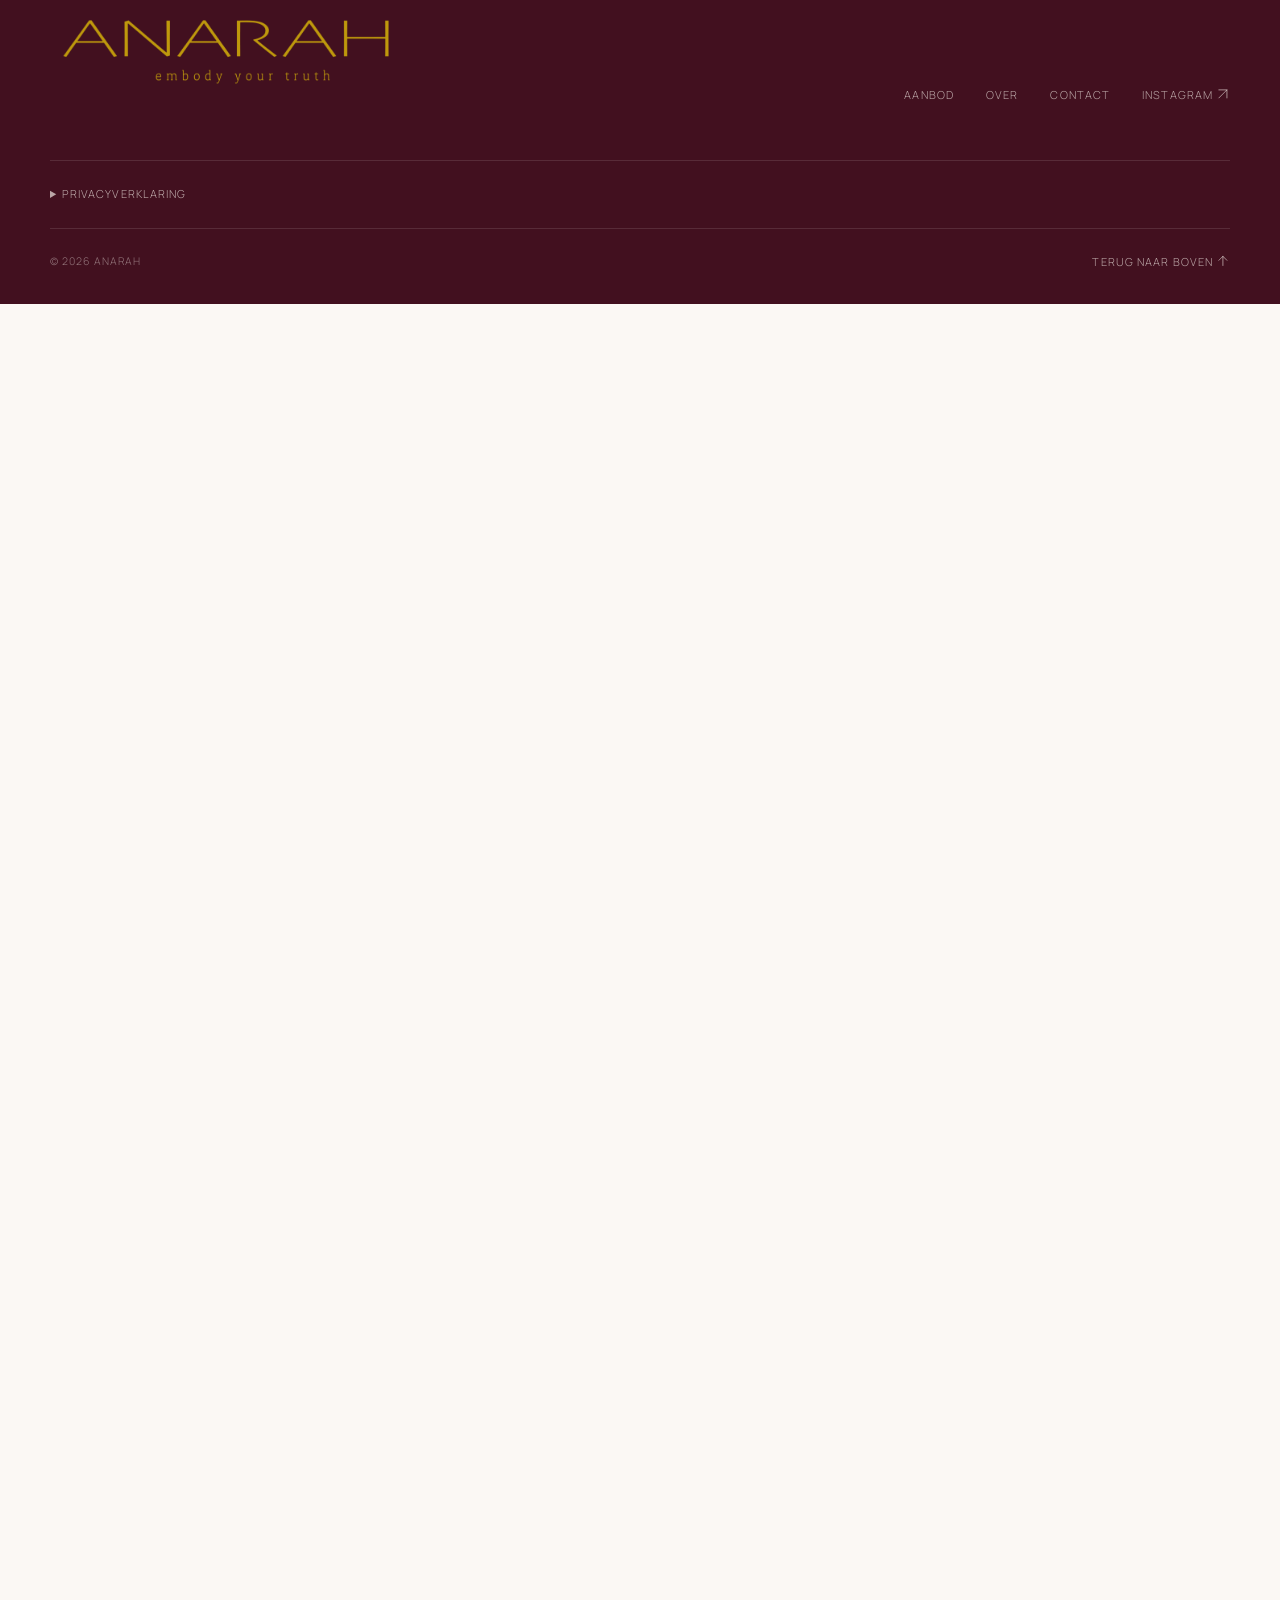
<file: html/purpose.html>
<!doctype html>
<html lang="nl">
<head>
    <meta charset="utf-8">
    <meta name="viewport" content="width=device-width, initial-scale=1">
    <meta http-equiv="refresh" content="0; url=/#over">
    <link rel="canonical" href="https://anarah.be/">
    <title>Purpose | ANARAH</title>
</head>
<body><p><a href="/#over">Ga naar Purpose</a></p></body>
</html>
</file>
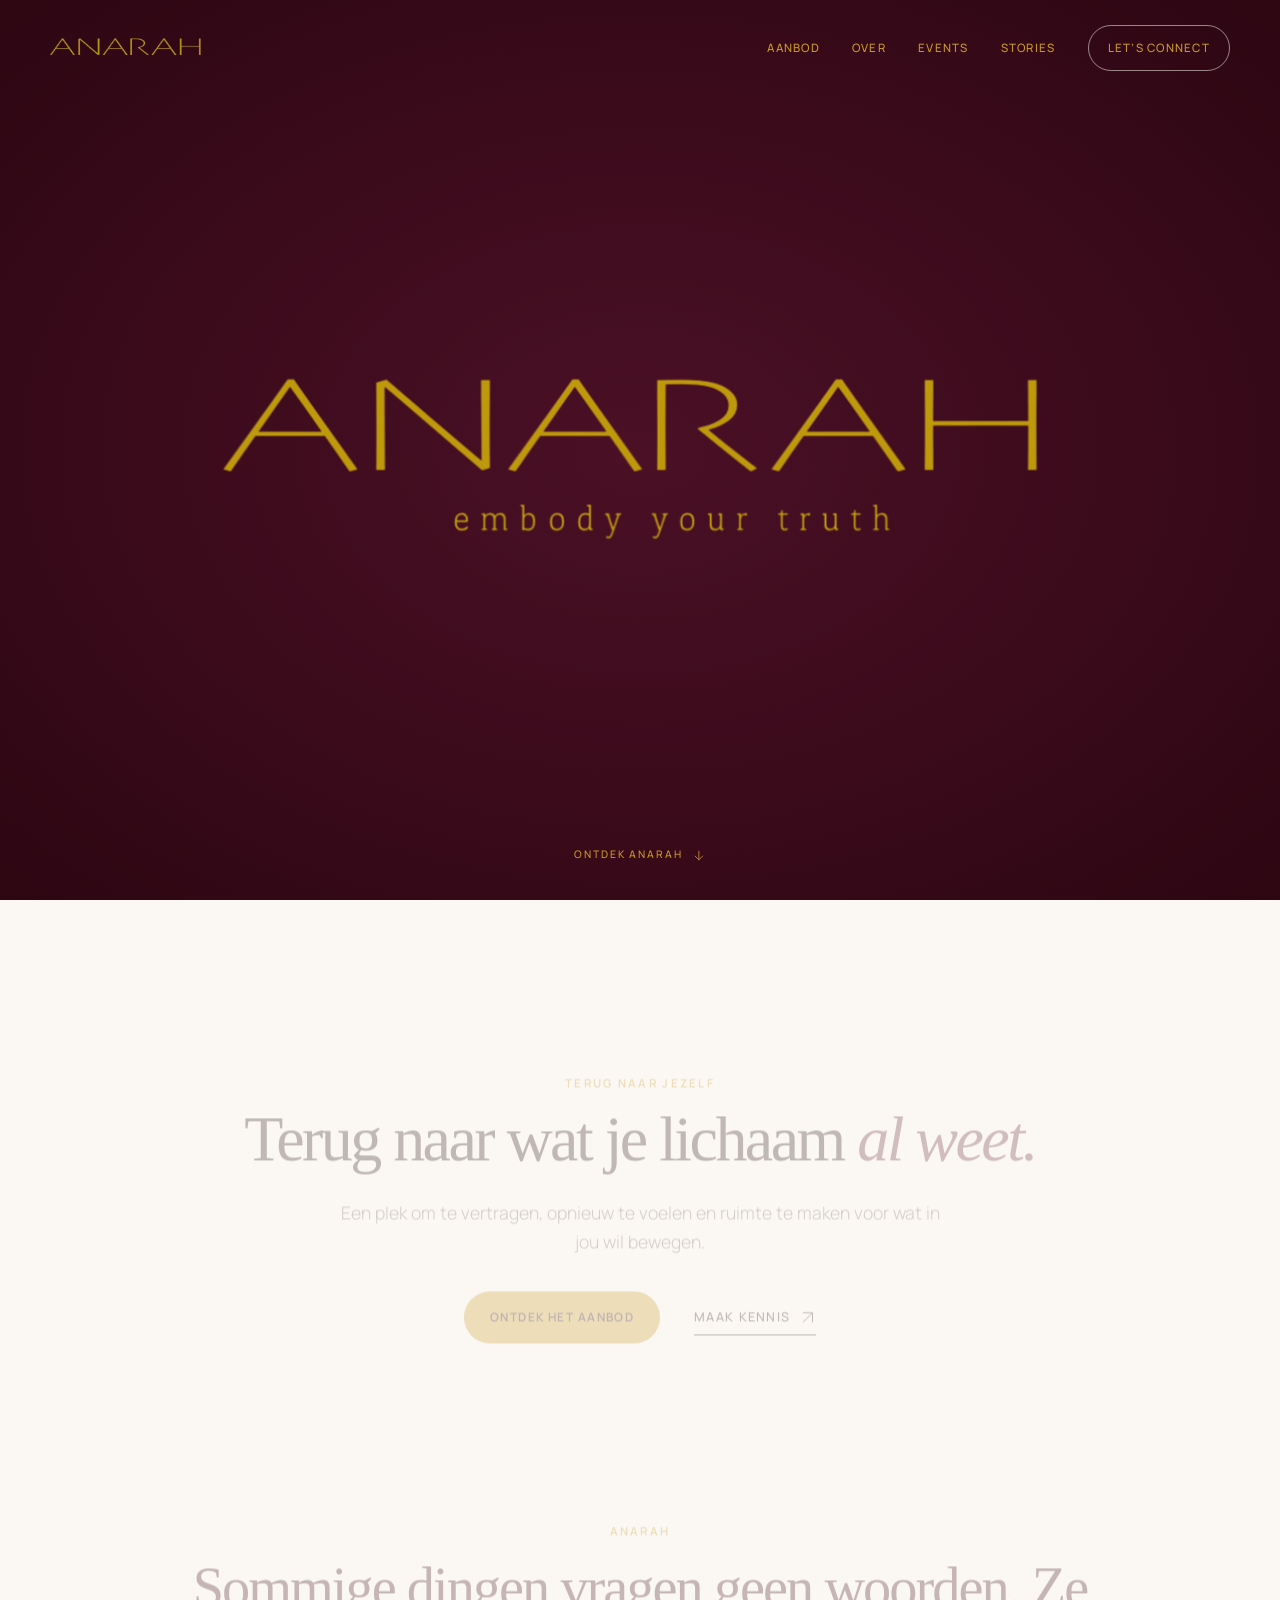
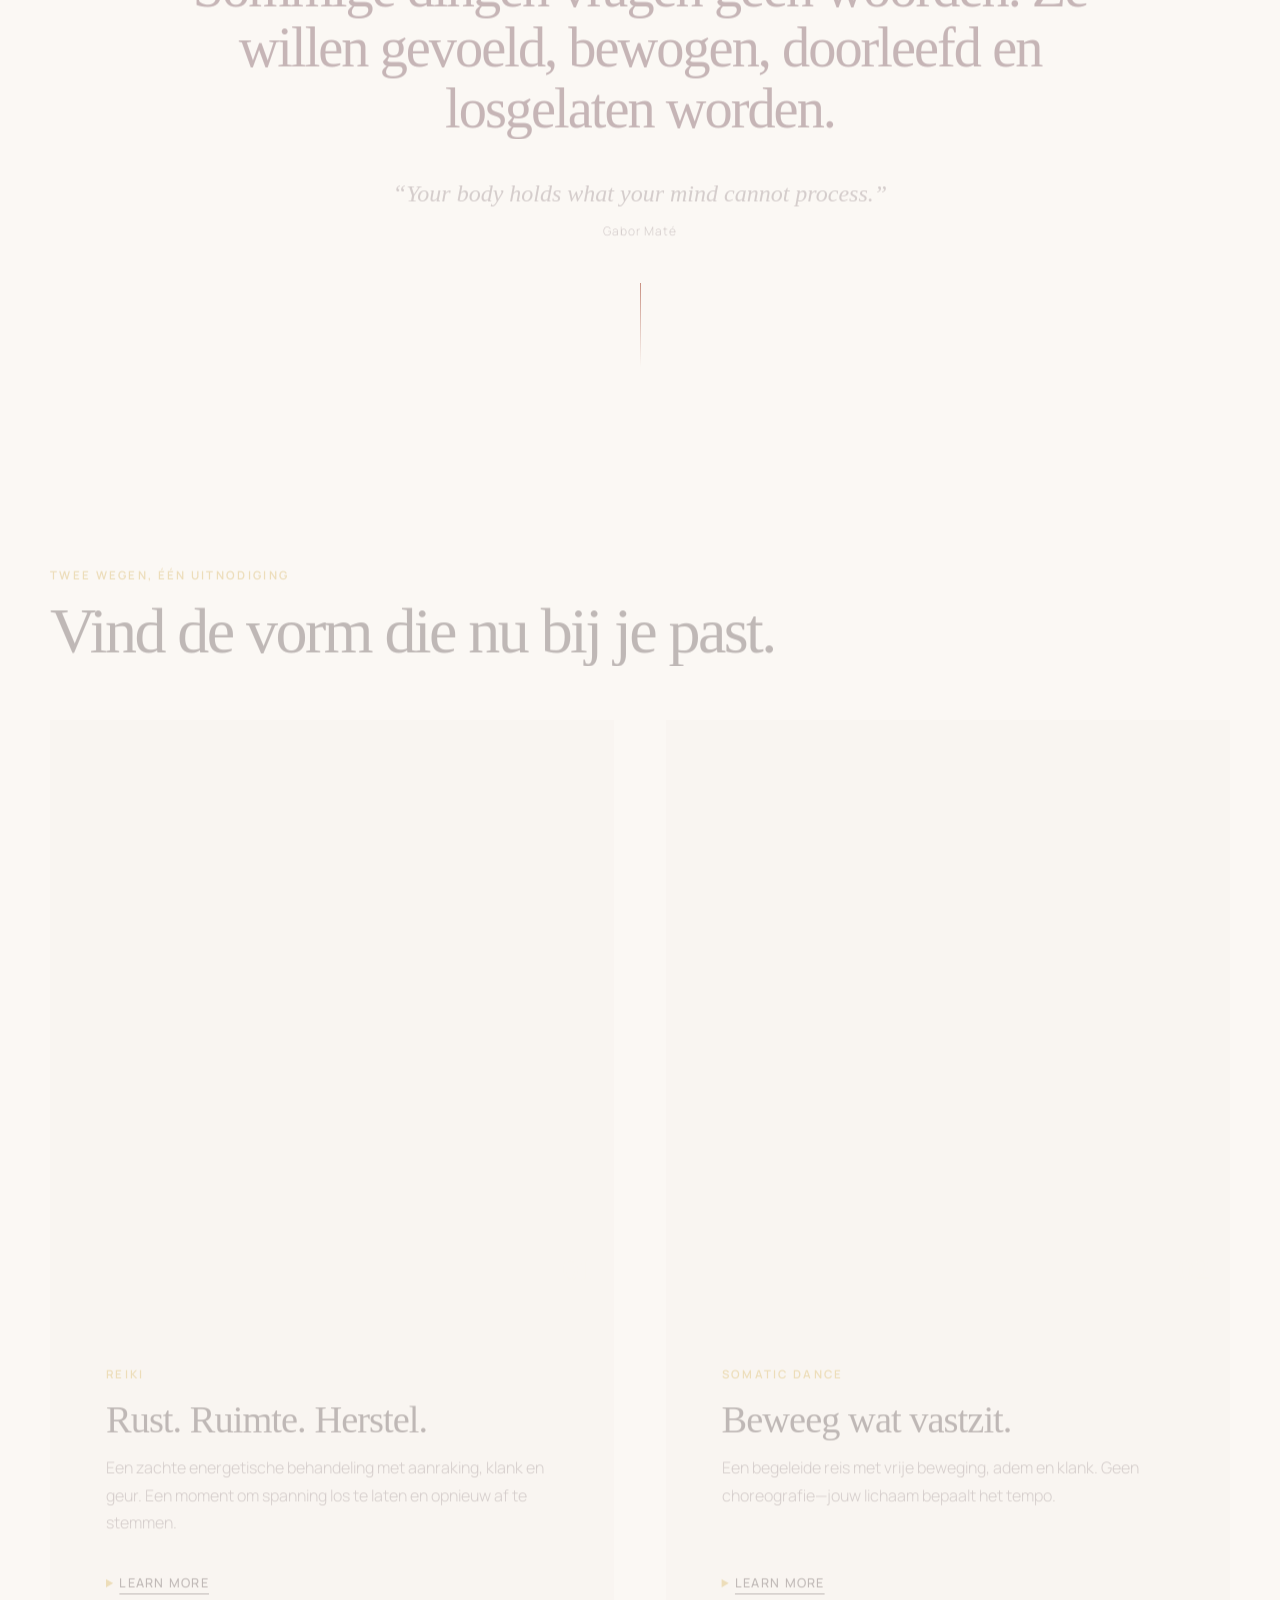
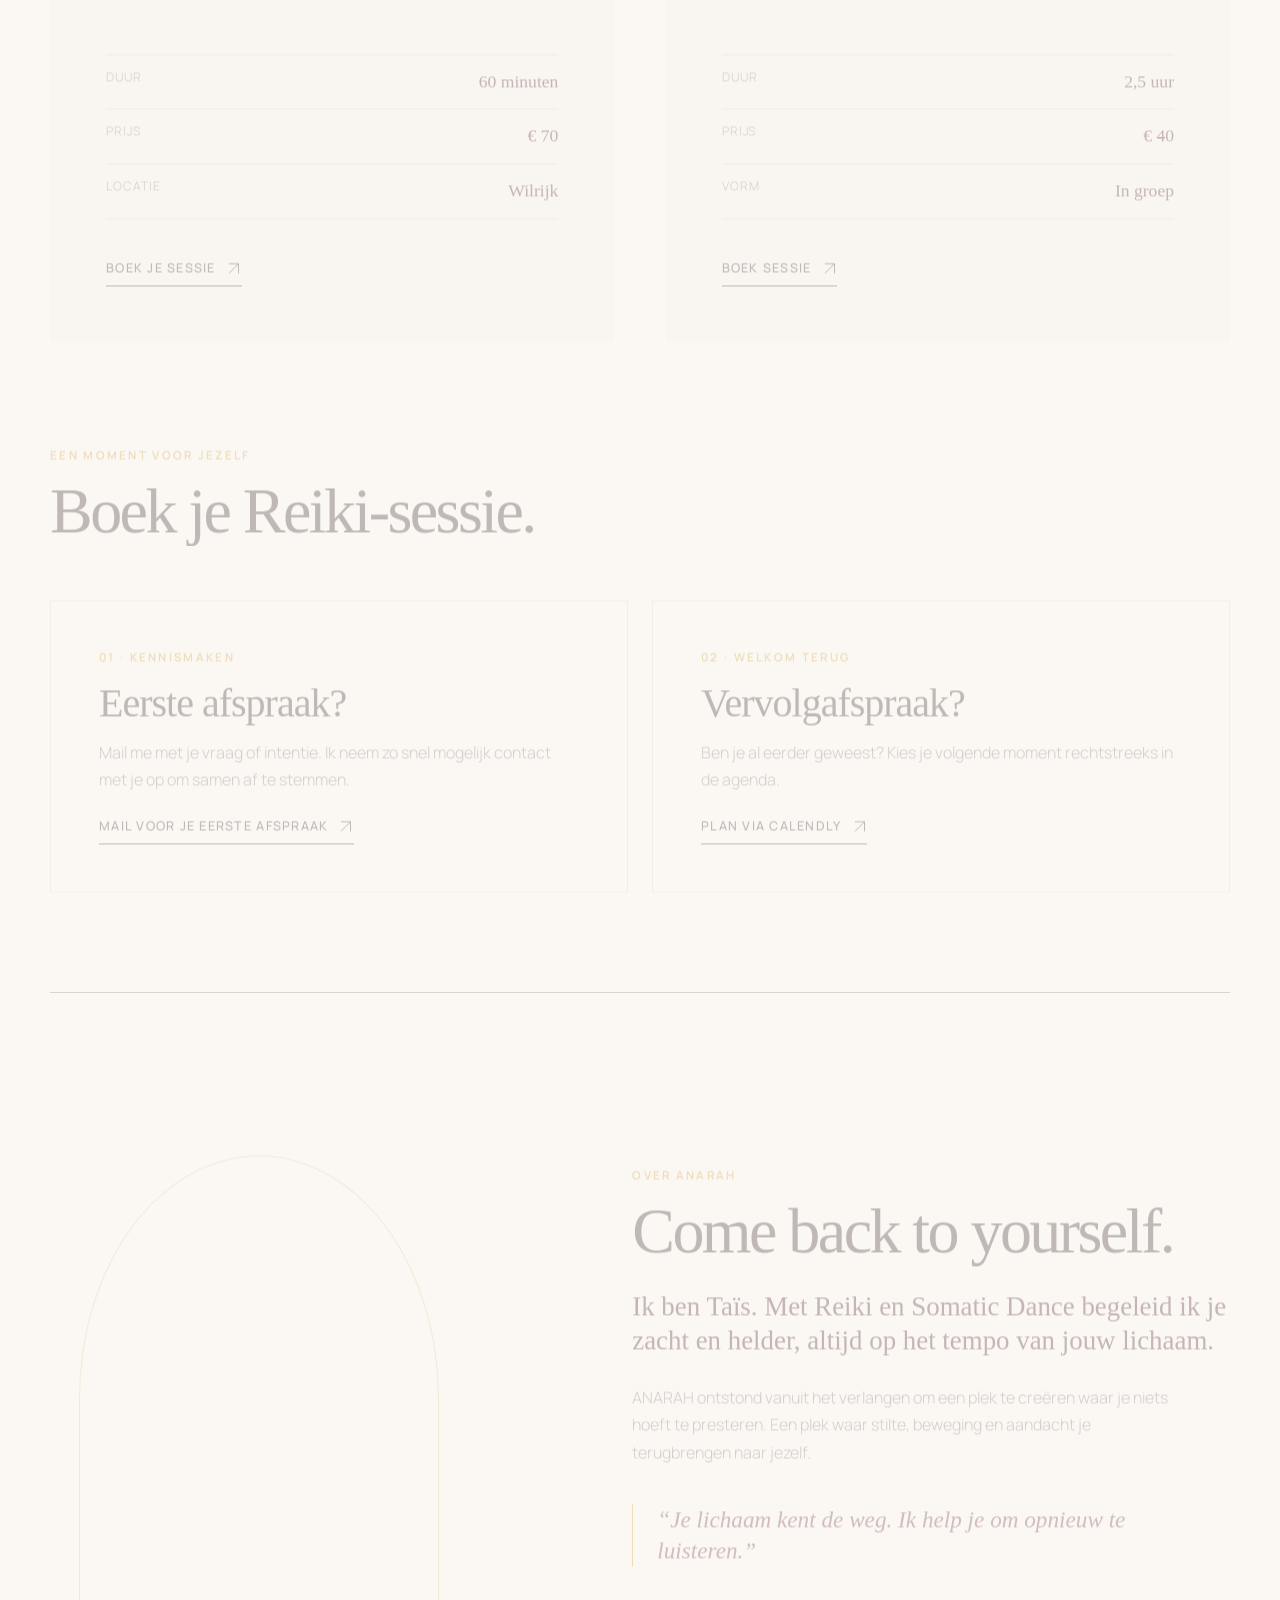
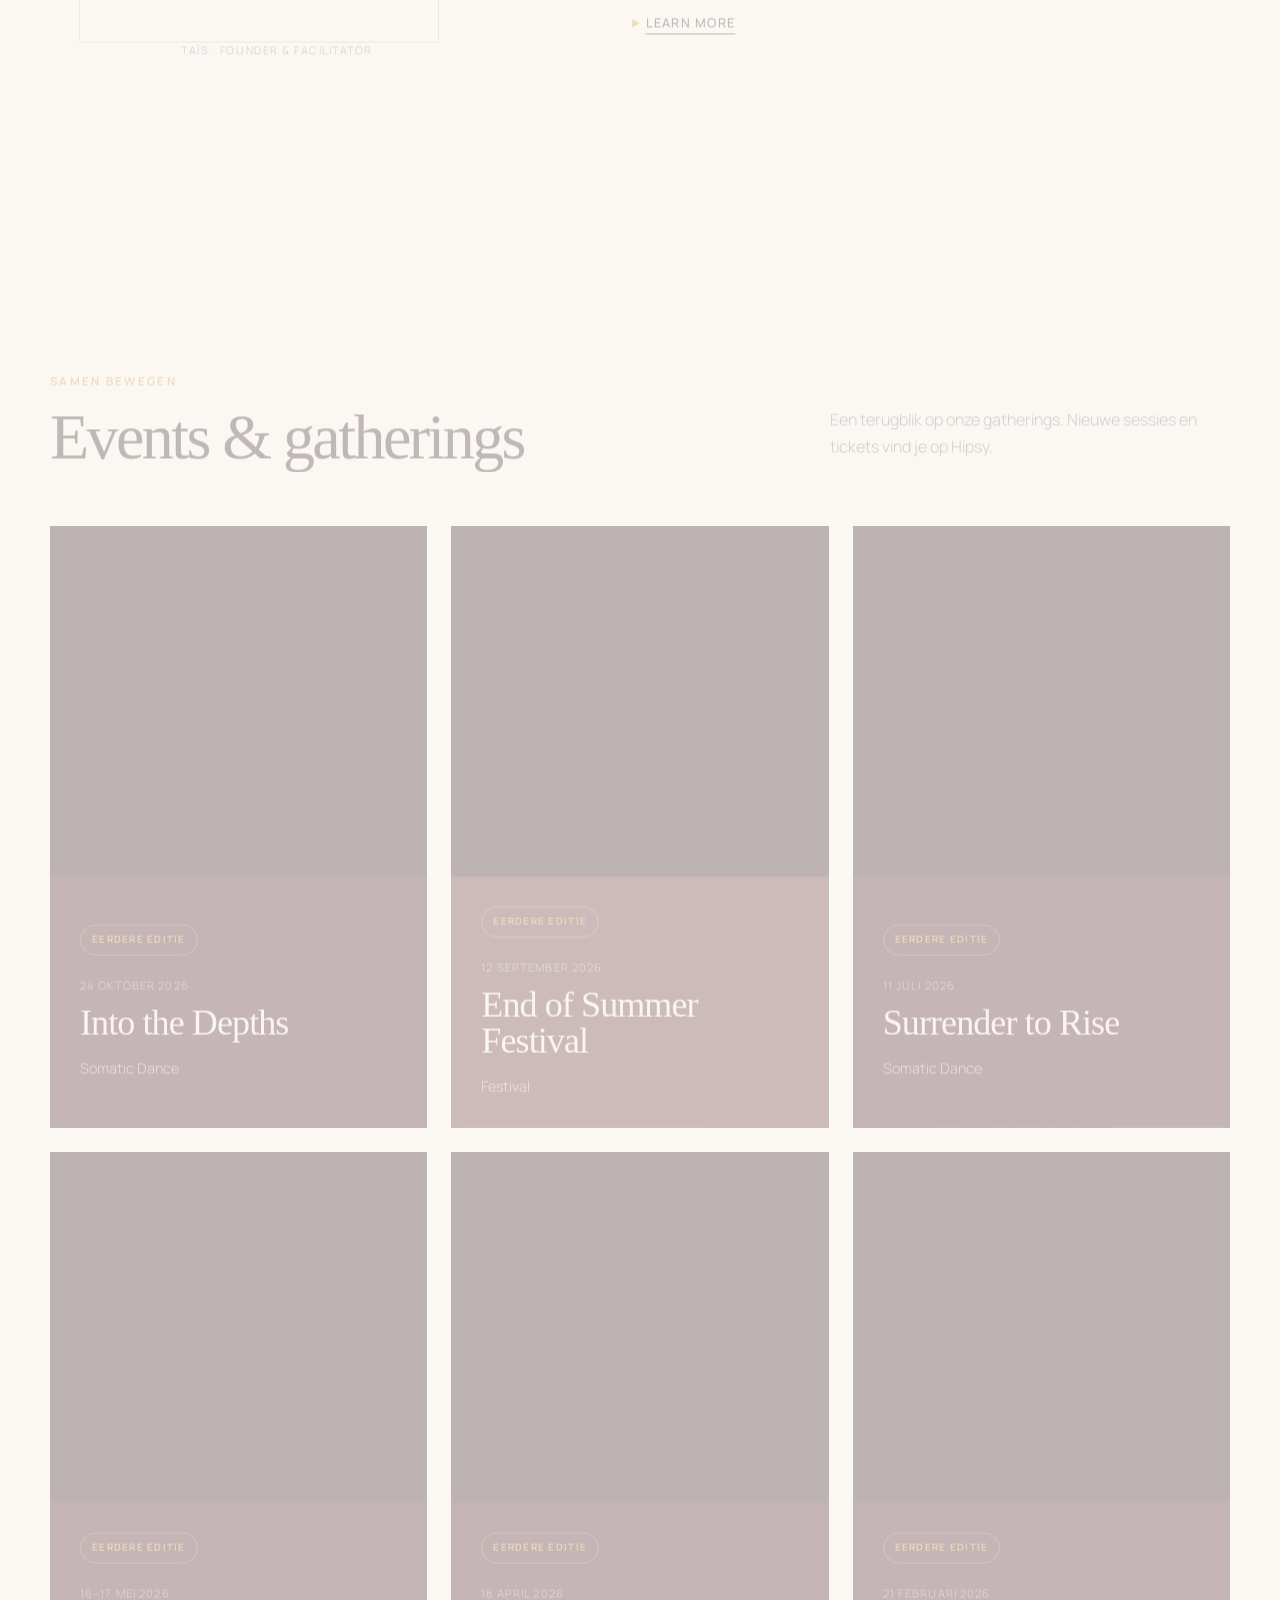
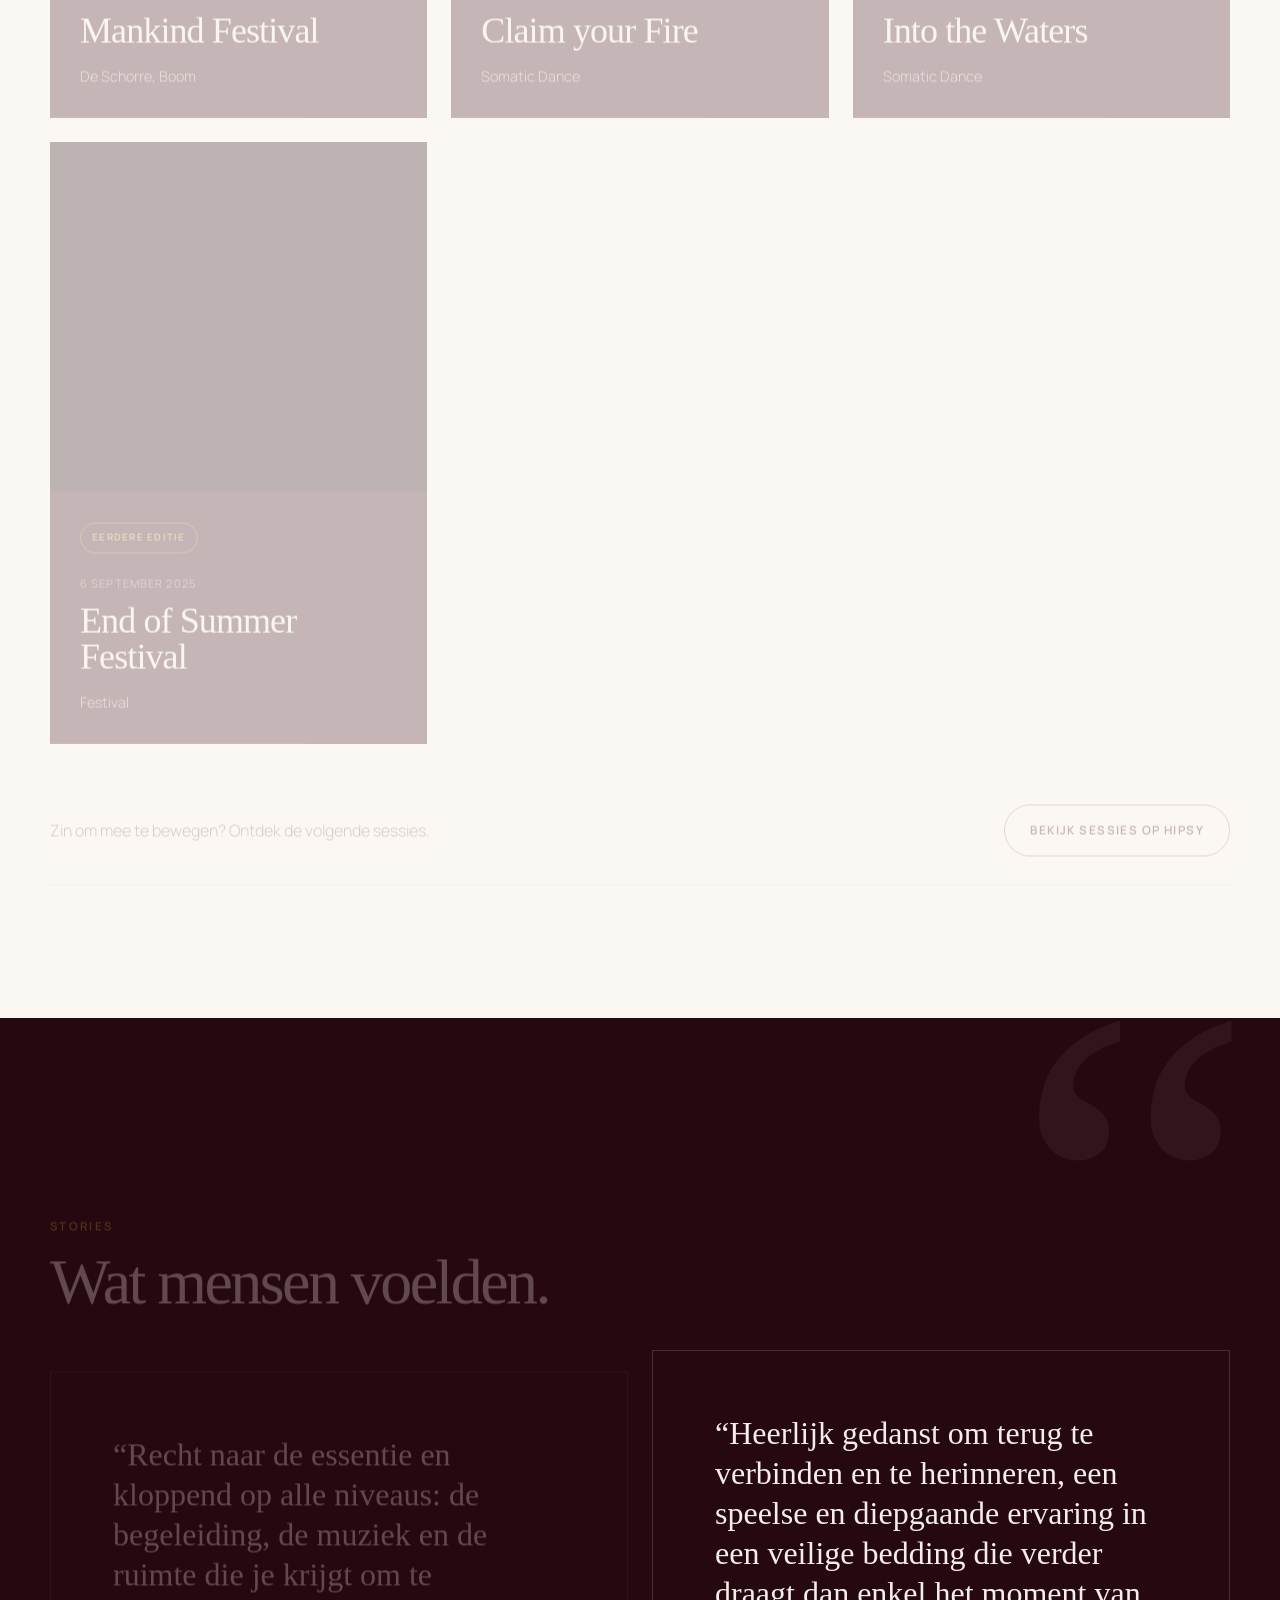
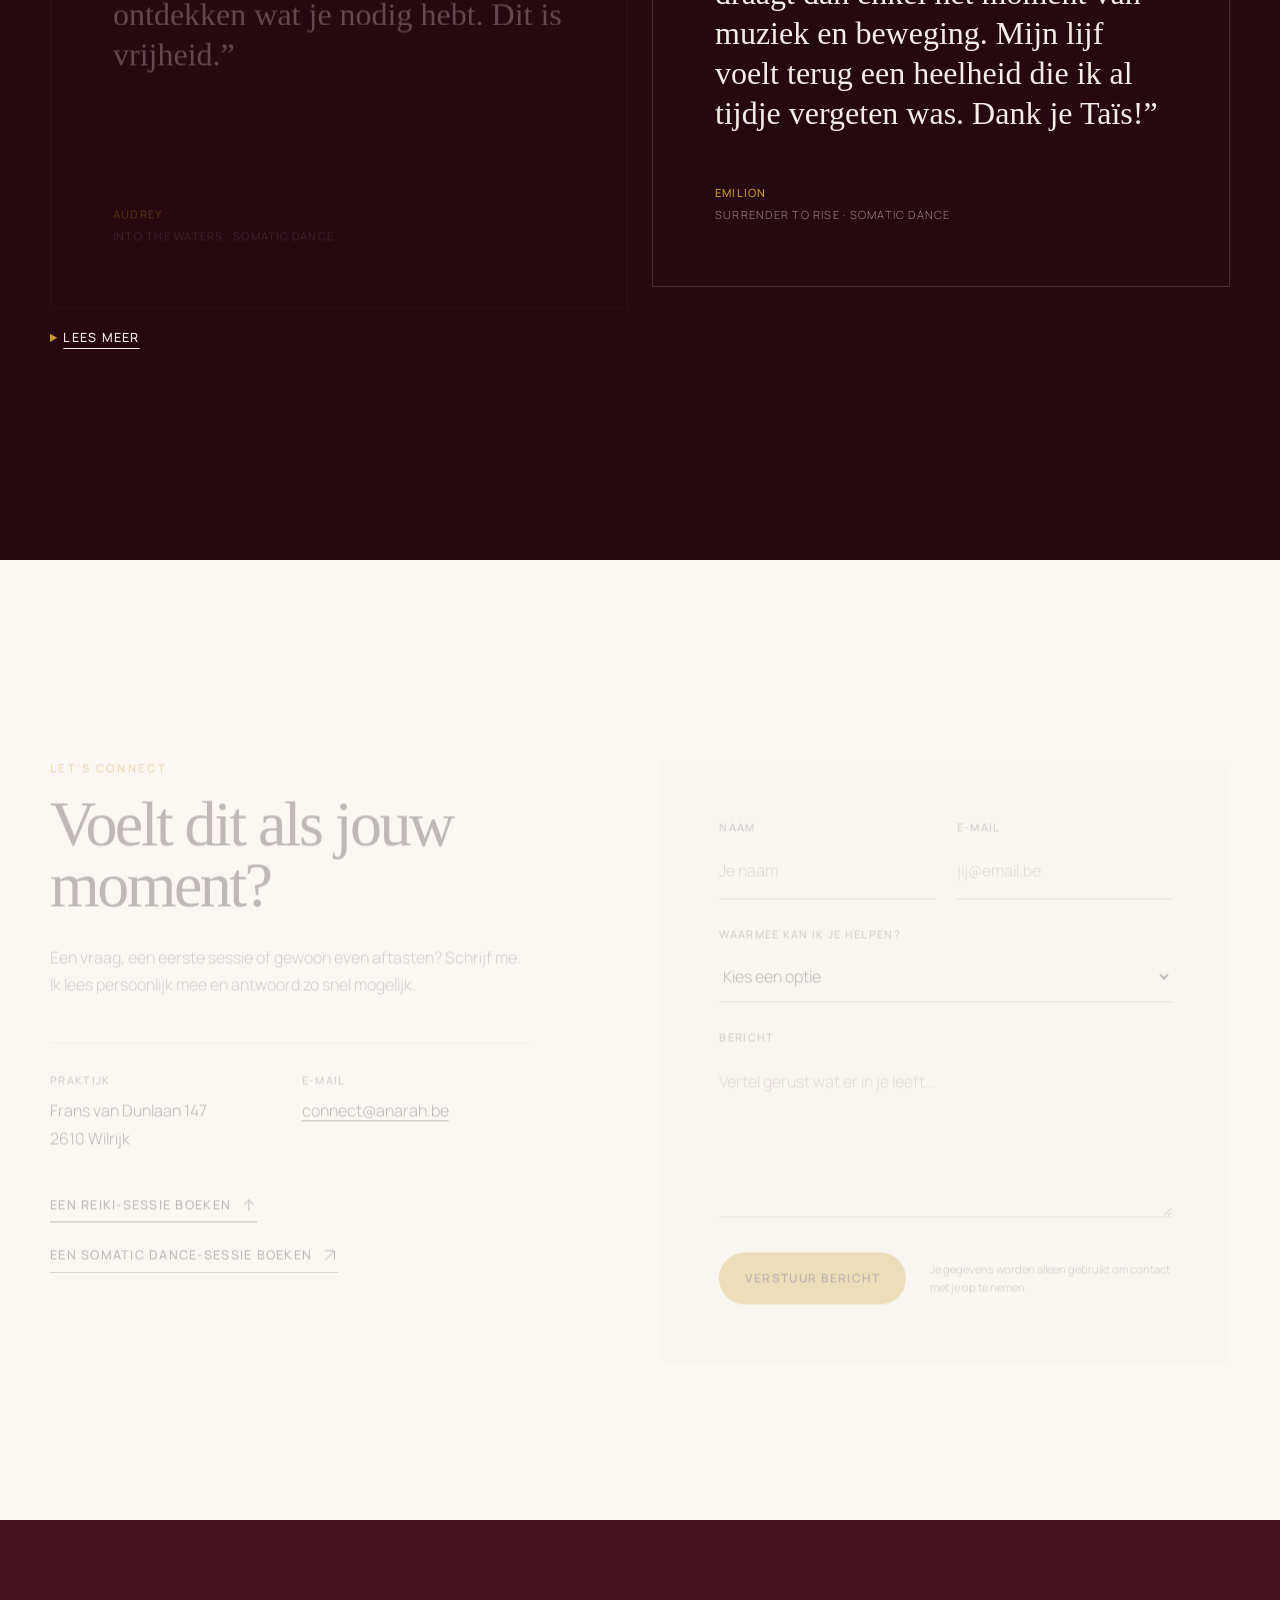
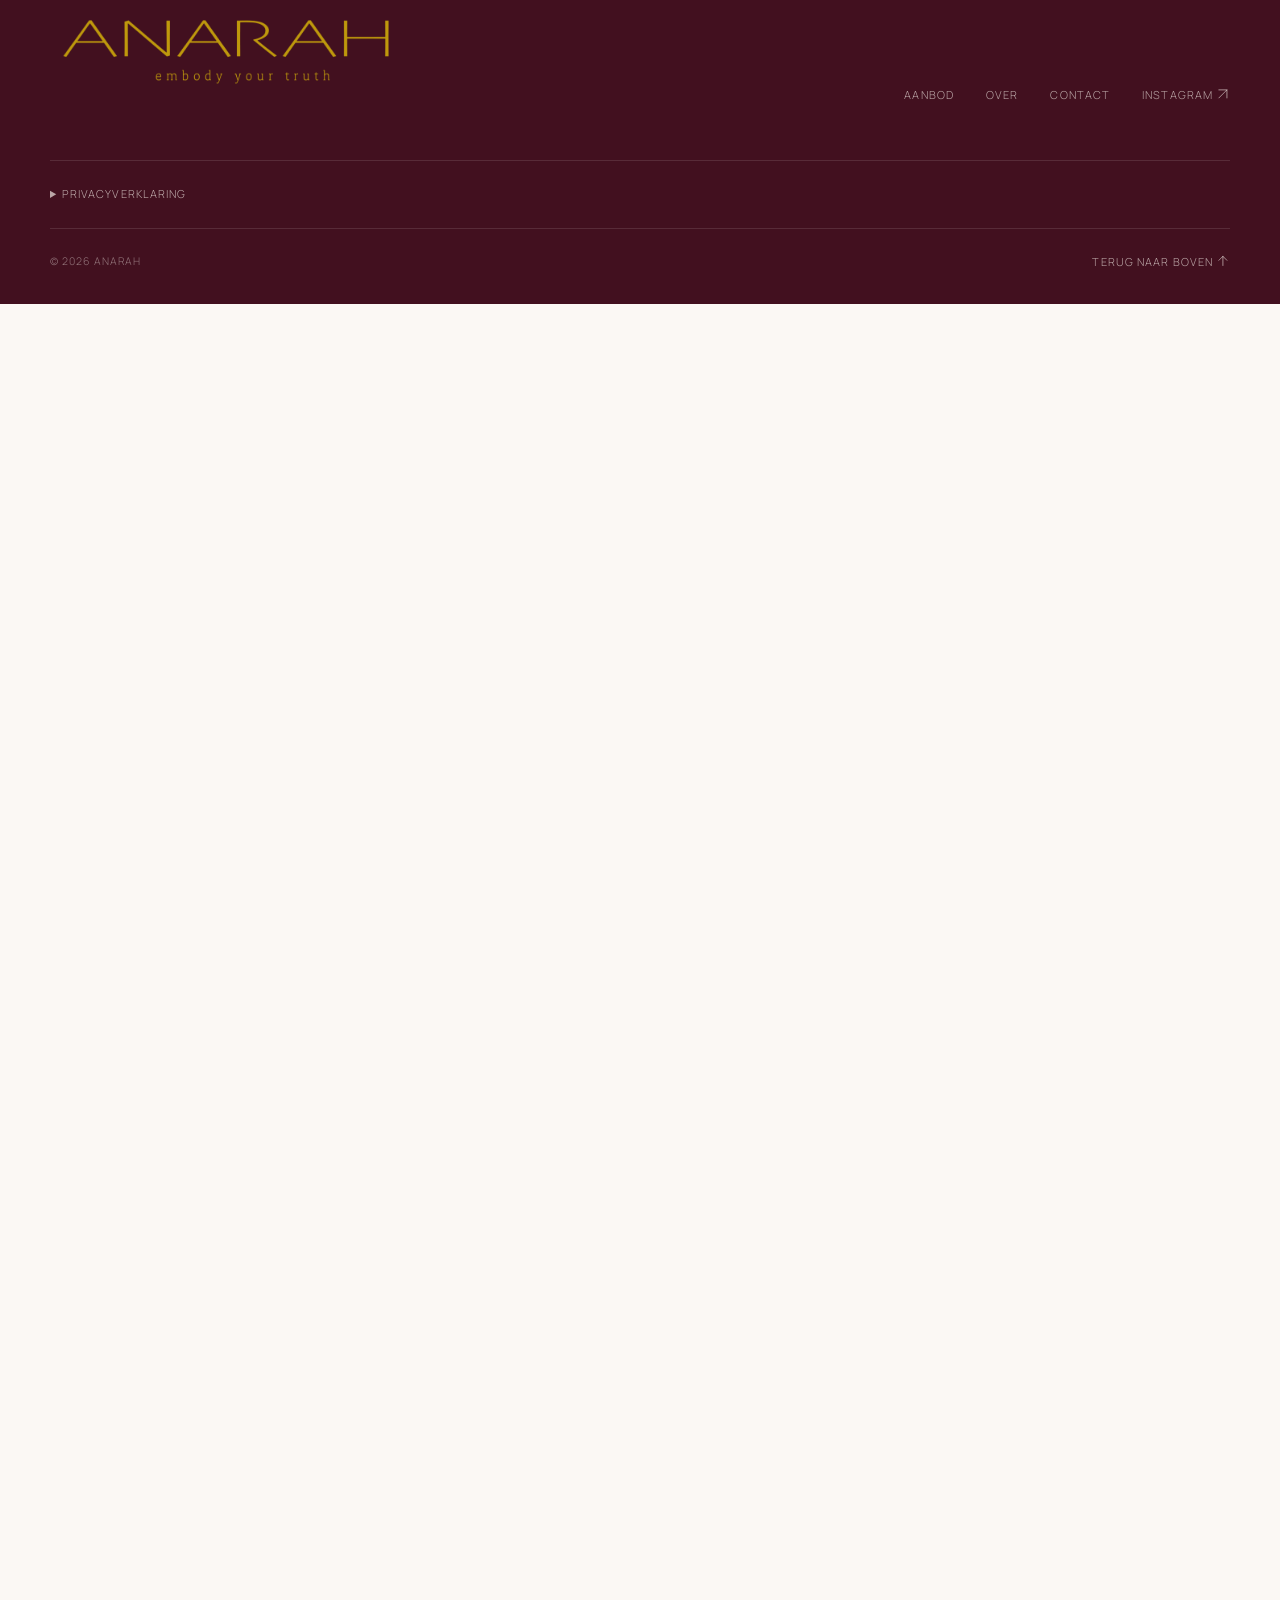
<file: html/reiki.html>
<!doctype html>
<html lang="nl">
<head>
    <meta charset="utf-8">
    <meta name="viewport" content="width=device-width, initial-scale=1">
    <meta http-equiv="refresh" content="0; url=/#reiki">
    <link rel="canonical" href="https://anarah.be/">
    <title>Reiki | ANARAH</title>
</head>
<body><p><a href="/#reiki">Ga naar Reiki</a></p></body>
</html>
</file>
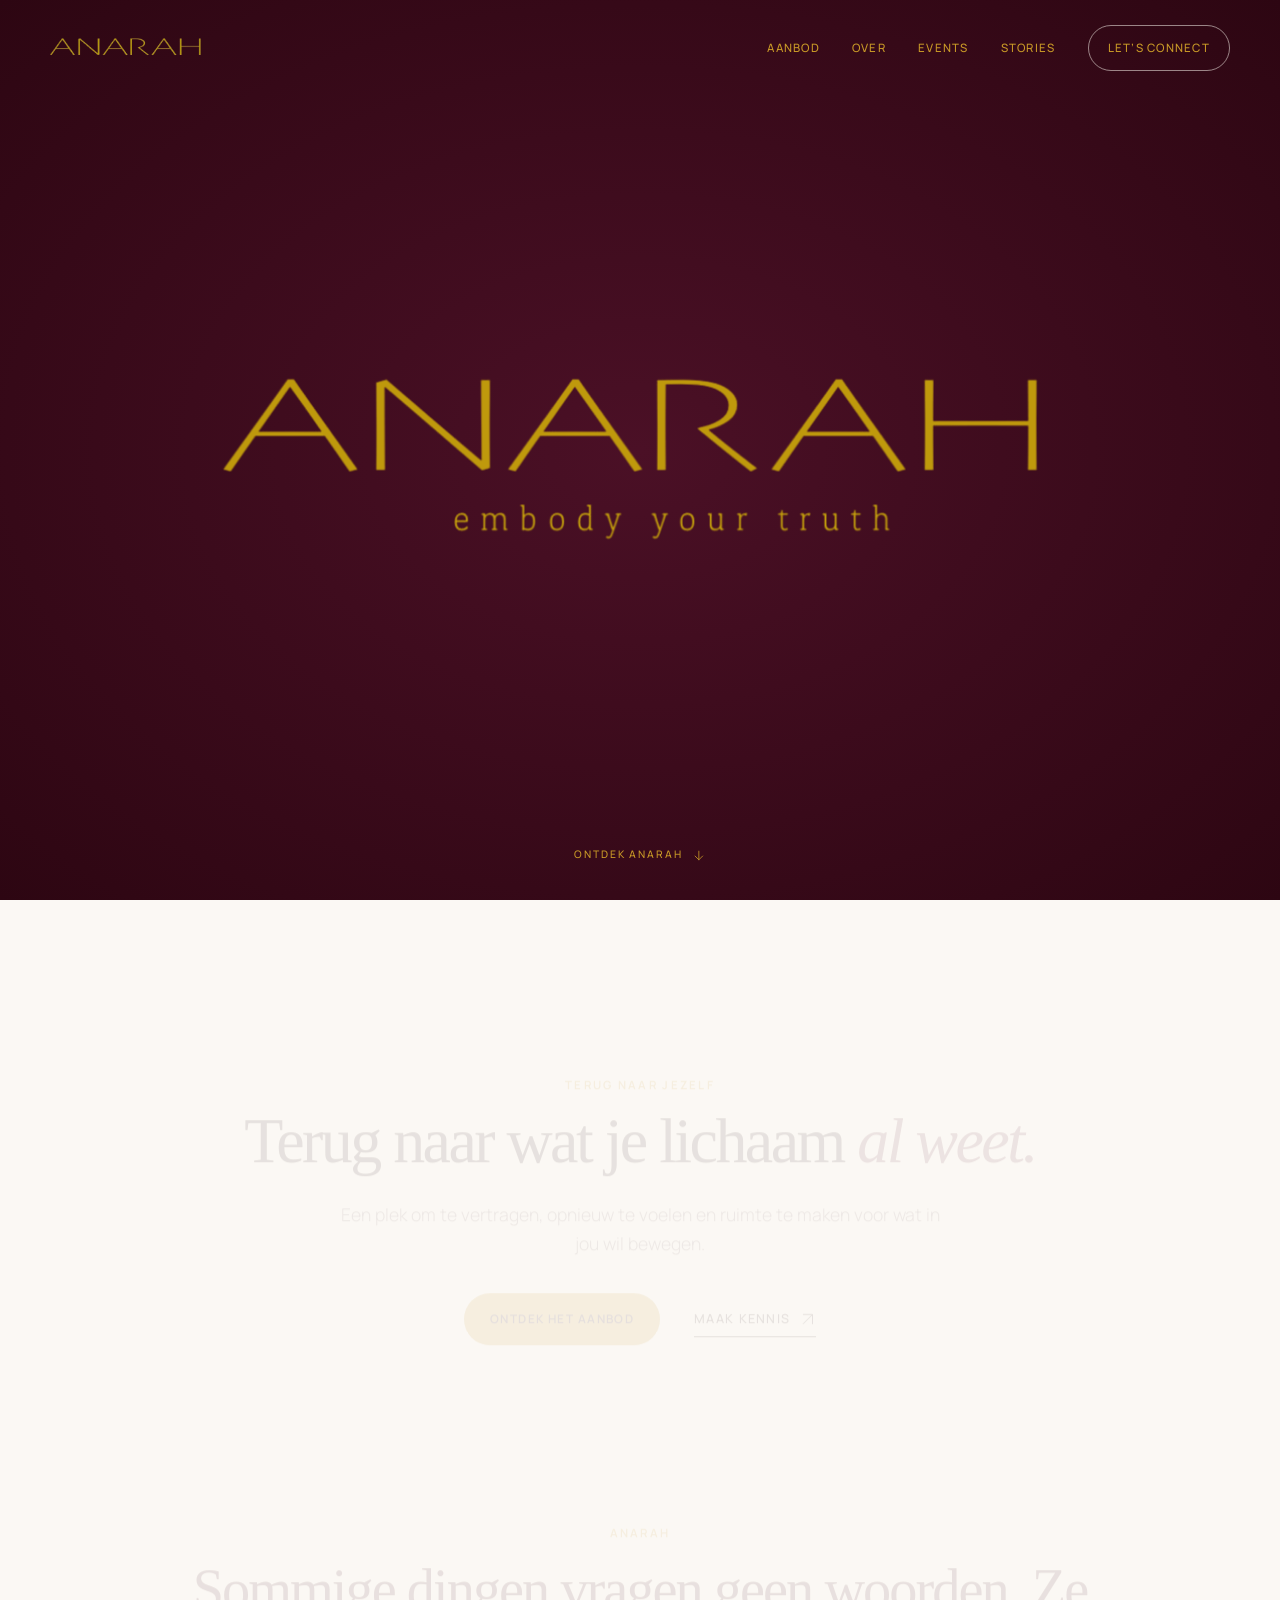
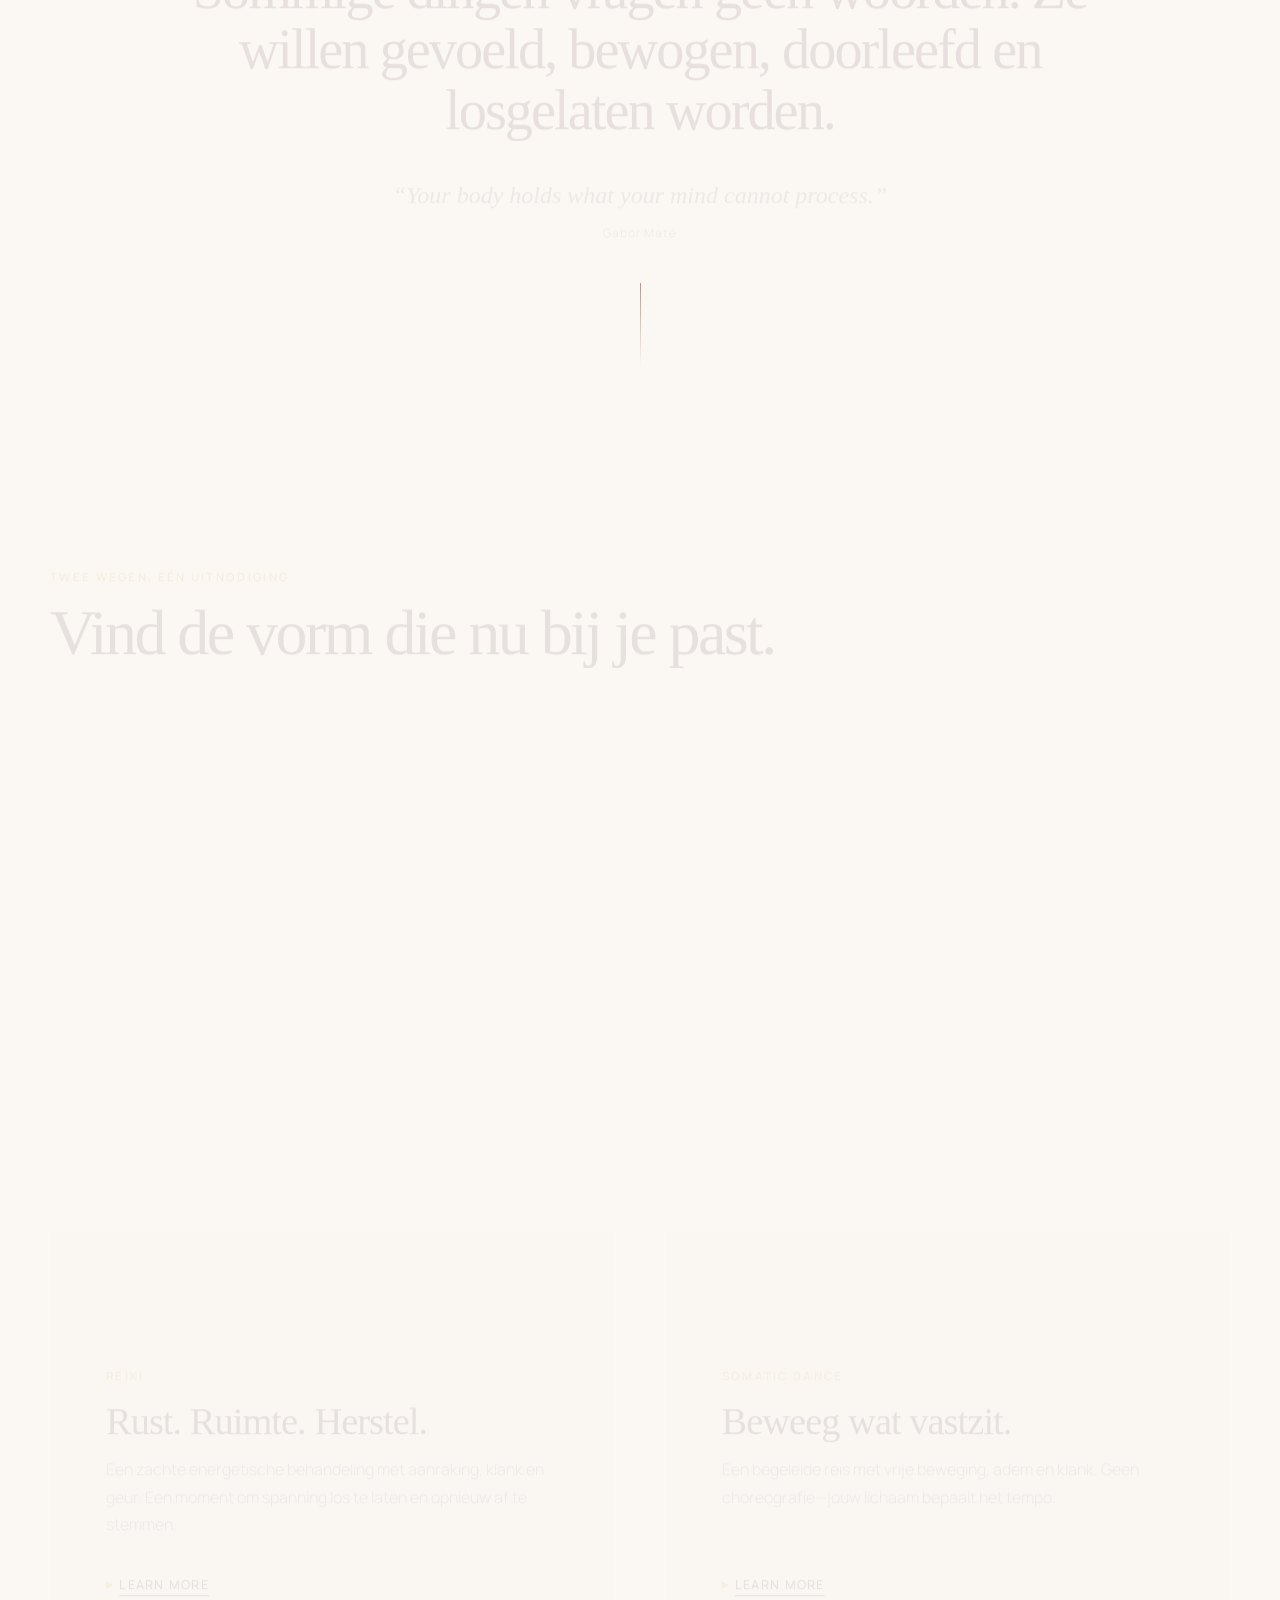
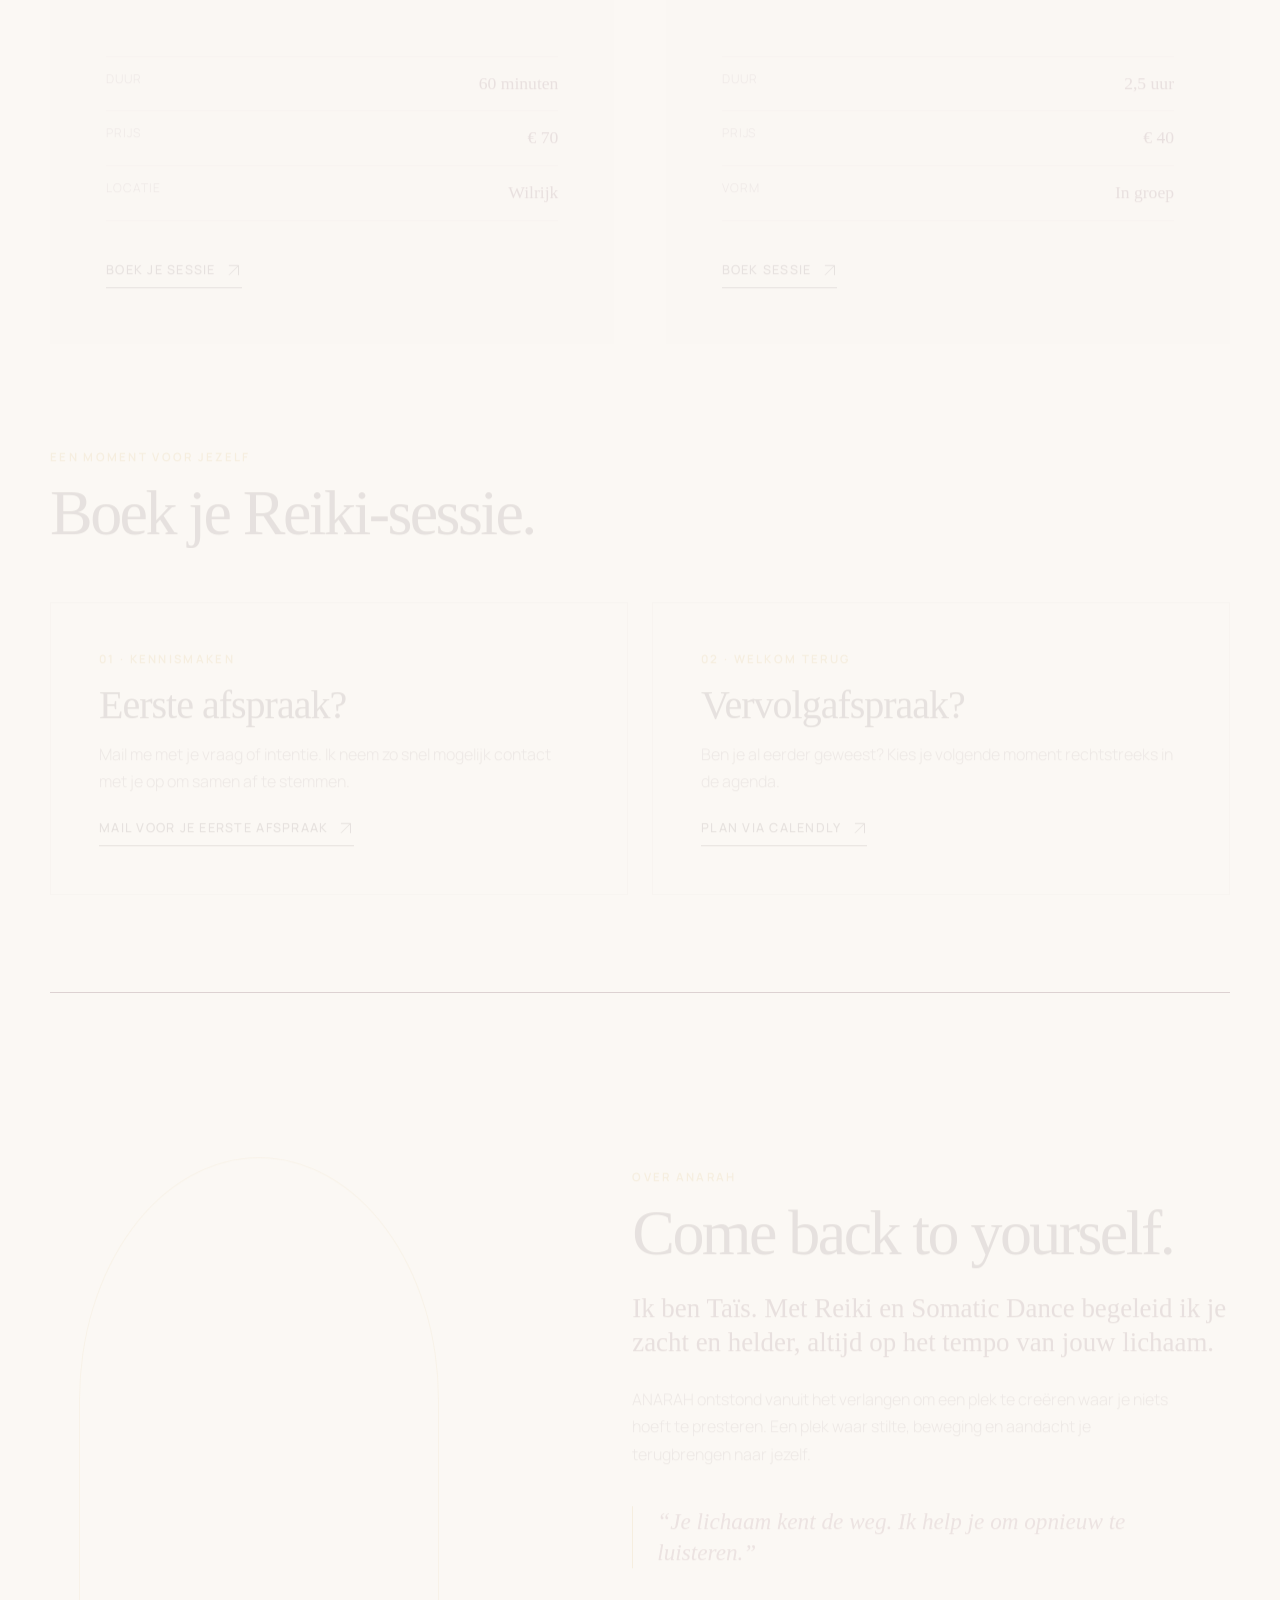
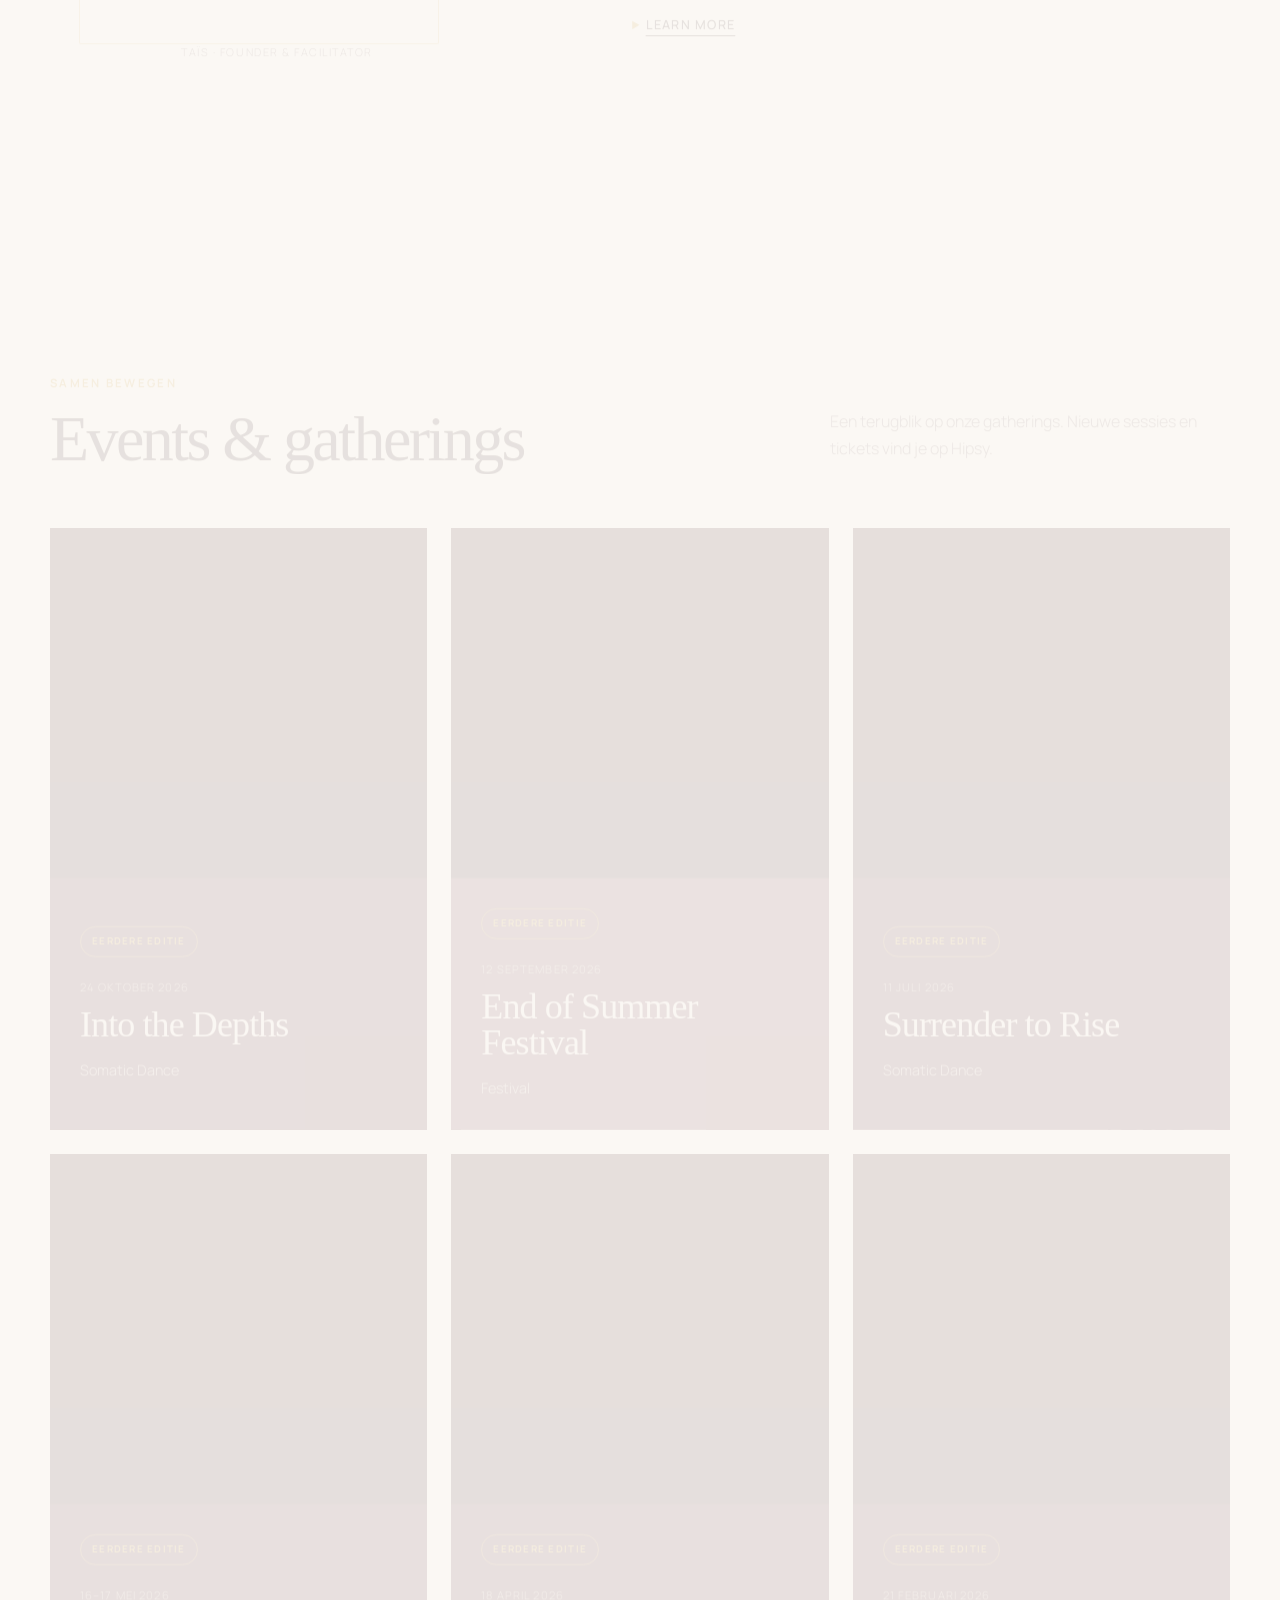
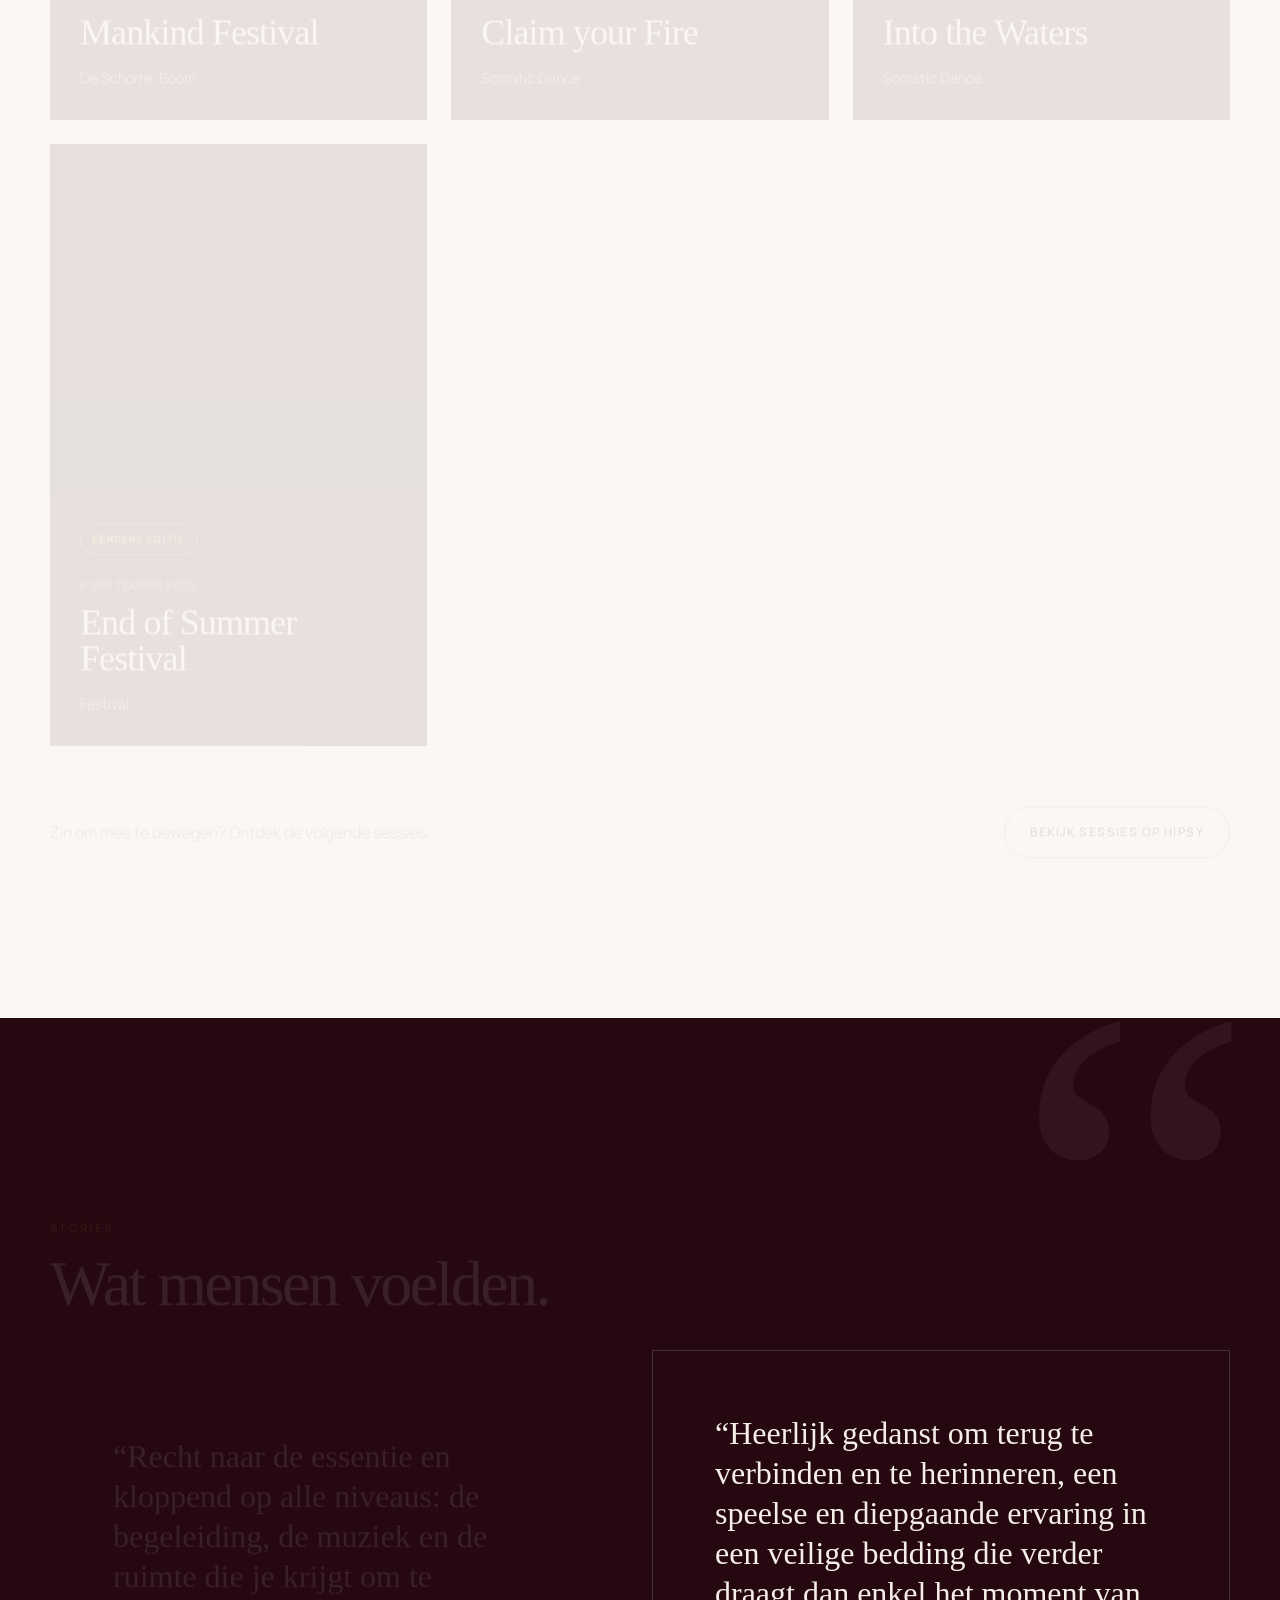
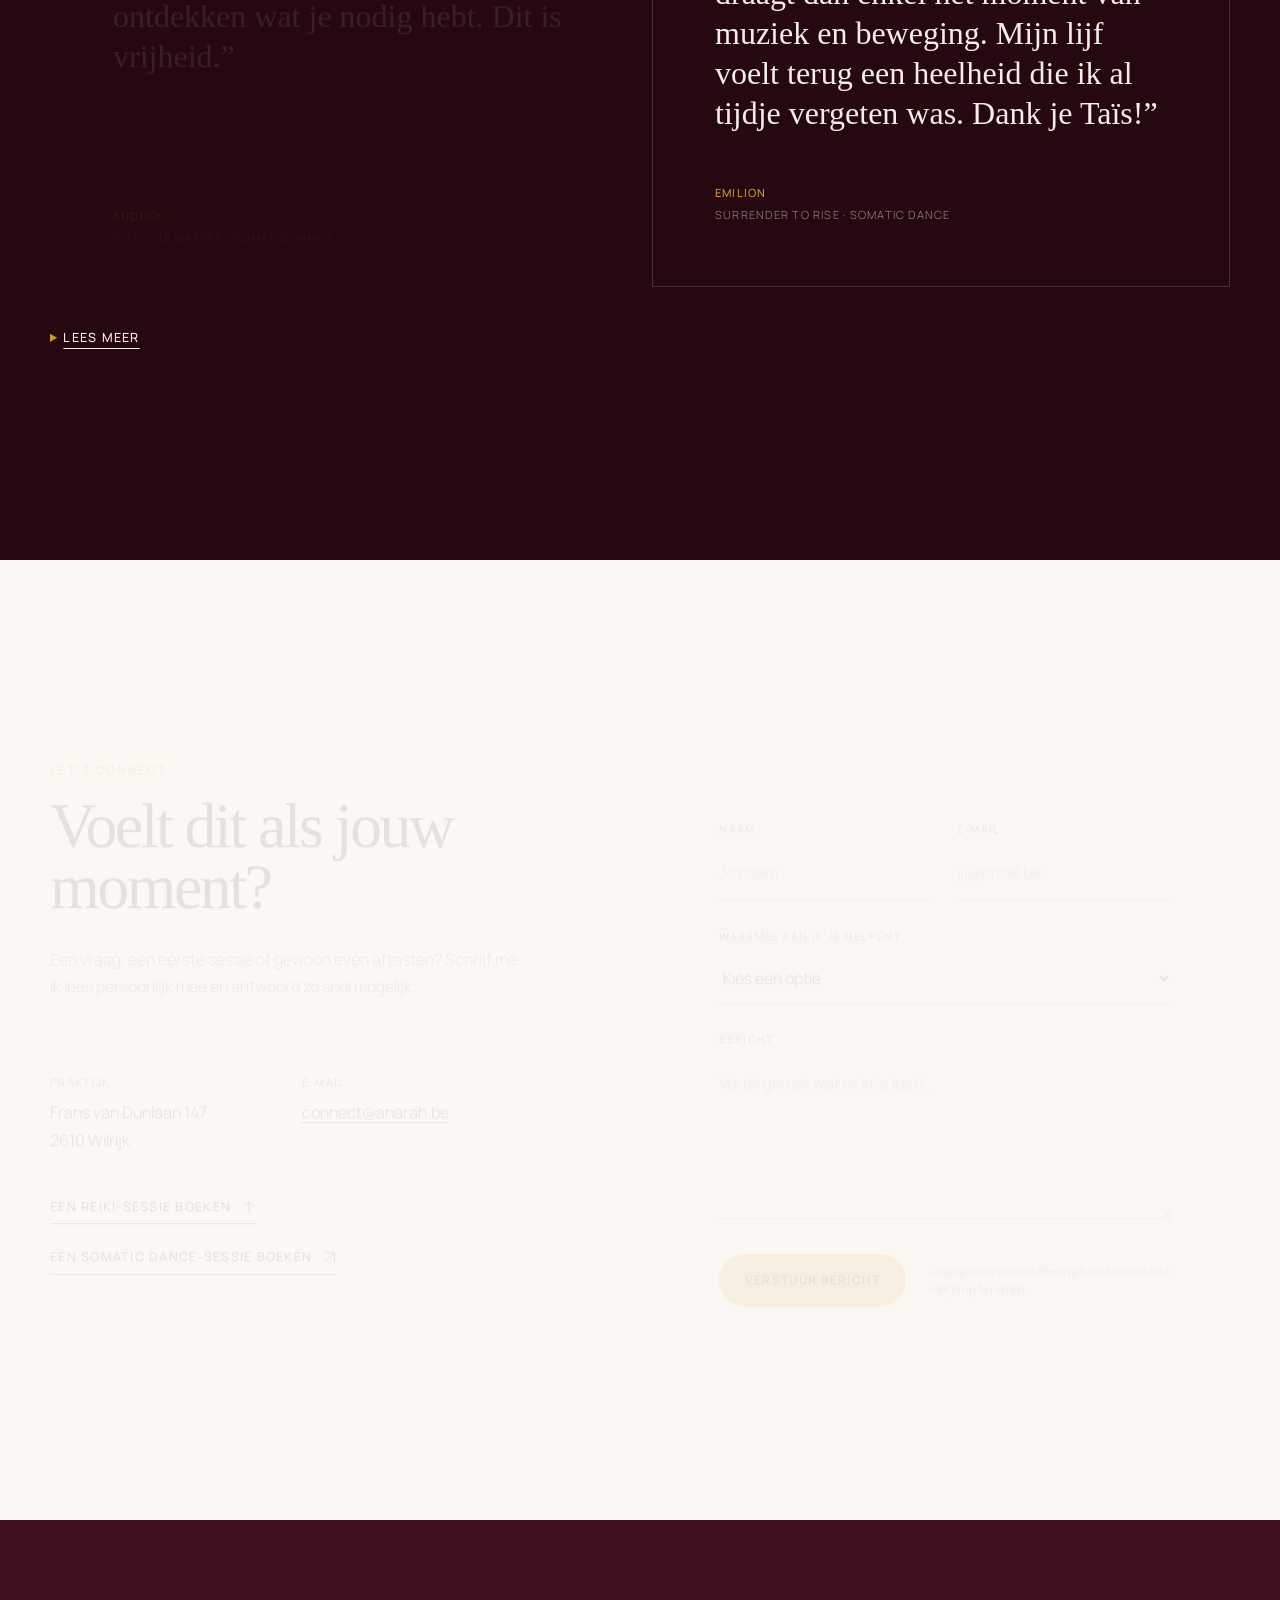
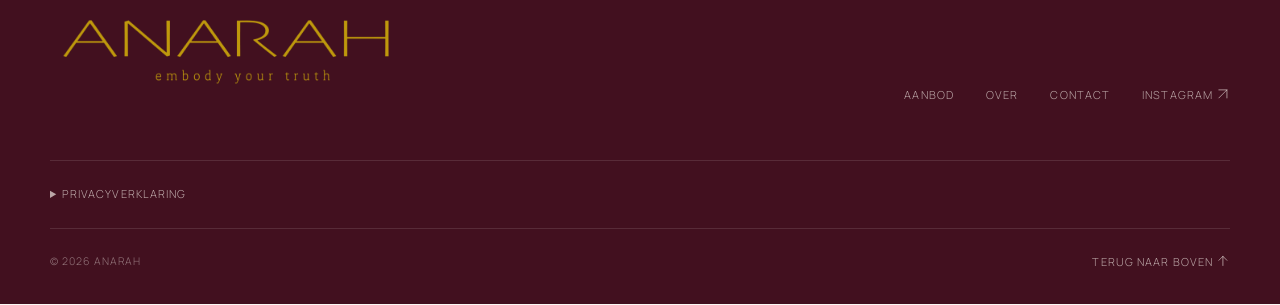
<file: html/sessions.html>
<!doctype html>
<html lang="nl">
<head>
    <meta charset="utf-8">
    <meta name="viewport" content="width=device-width, initial-scale=1">
    <meta http-equiv="refresh" content="0; url=/#aanbod">
    <link rel="canonical" href="https://anarah.be/">
    <title>Sessies | ANARAH</title>
</head>
<body><p><a href="/#aanbod">Ga naar Sessies</a></p></body>
</html>
</file>
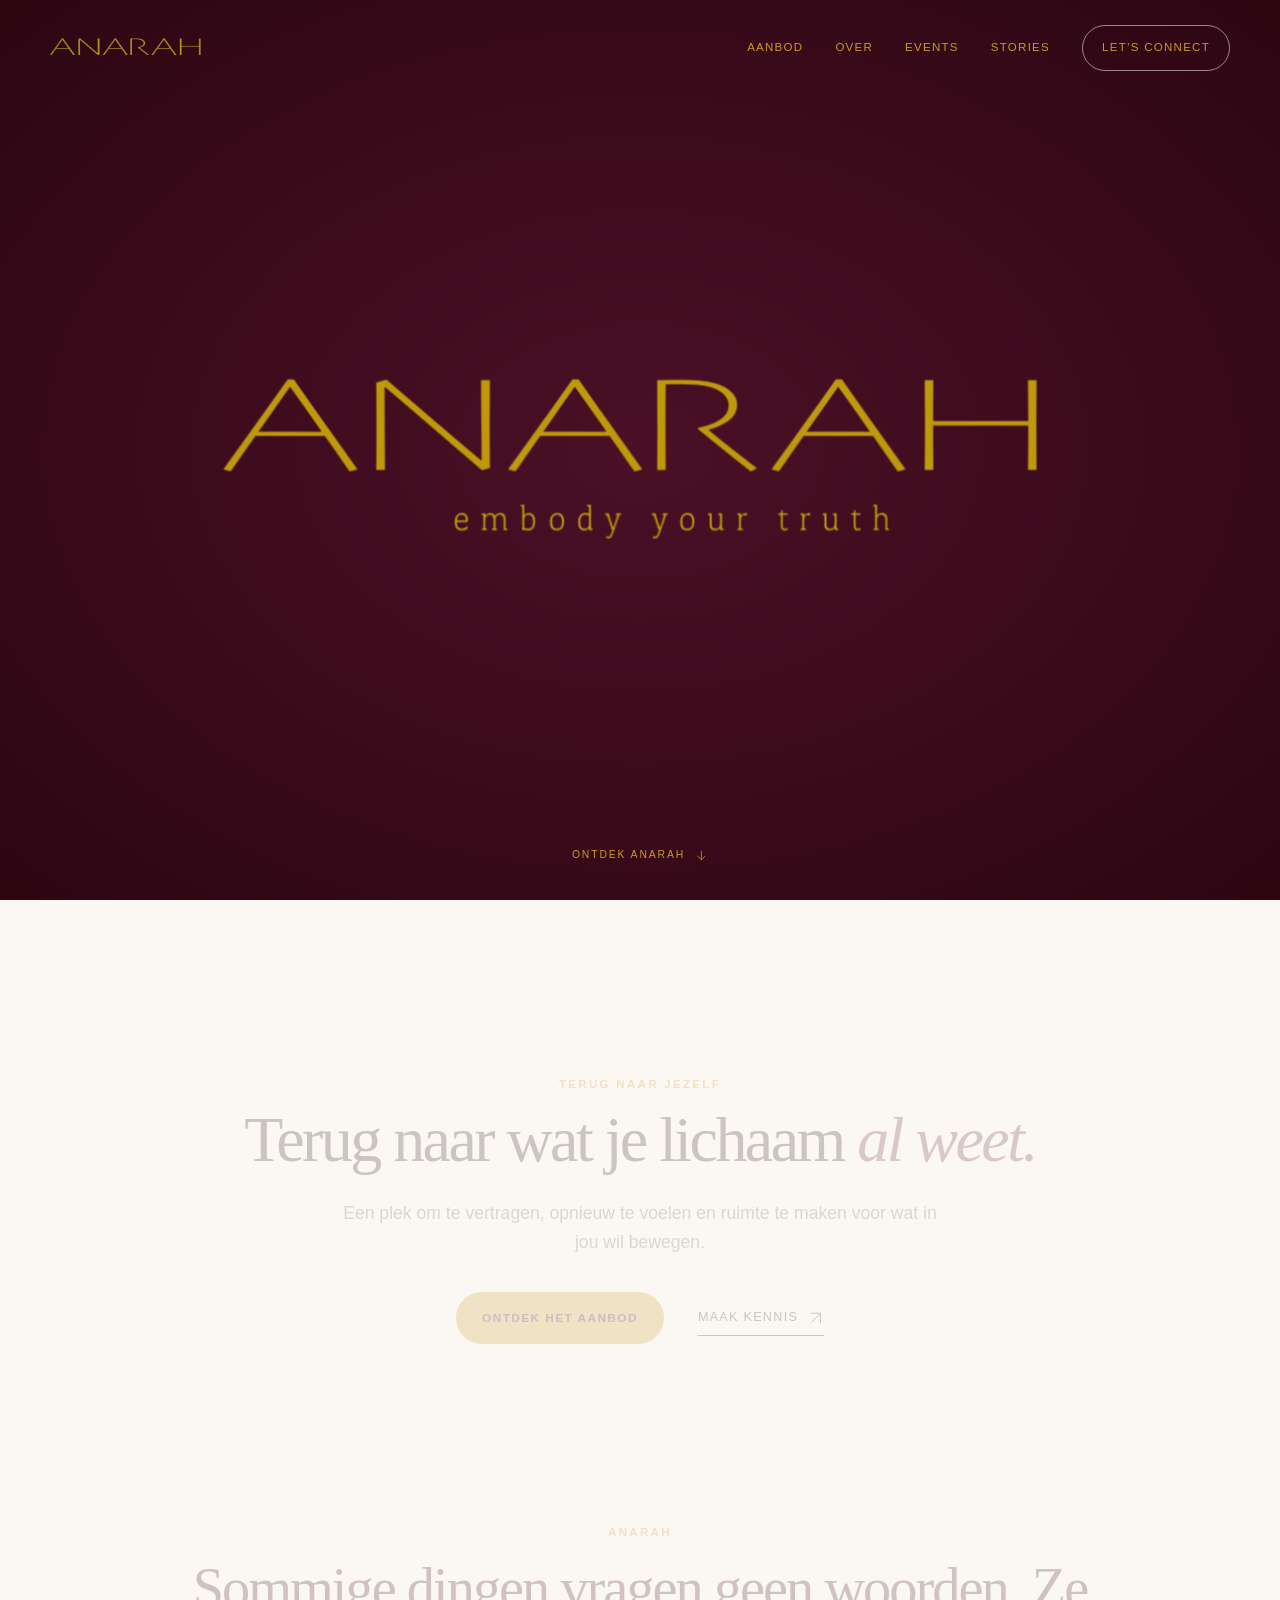
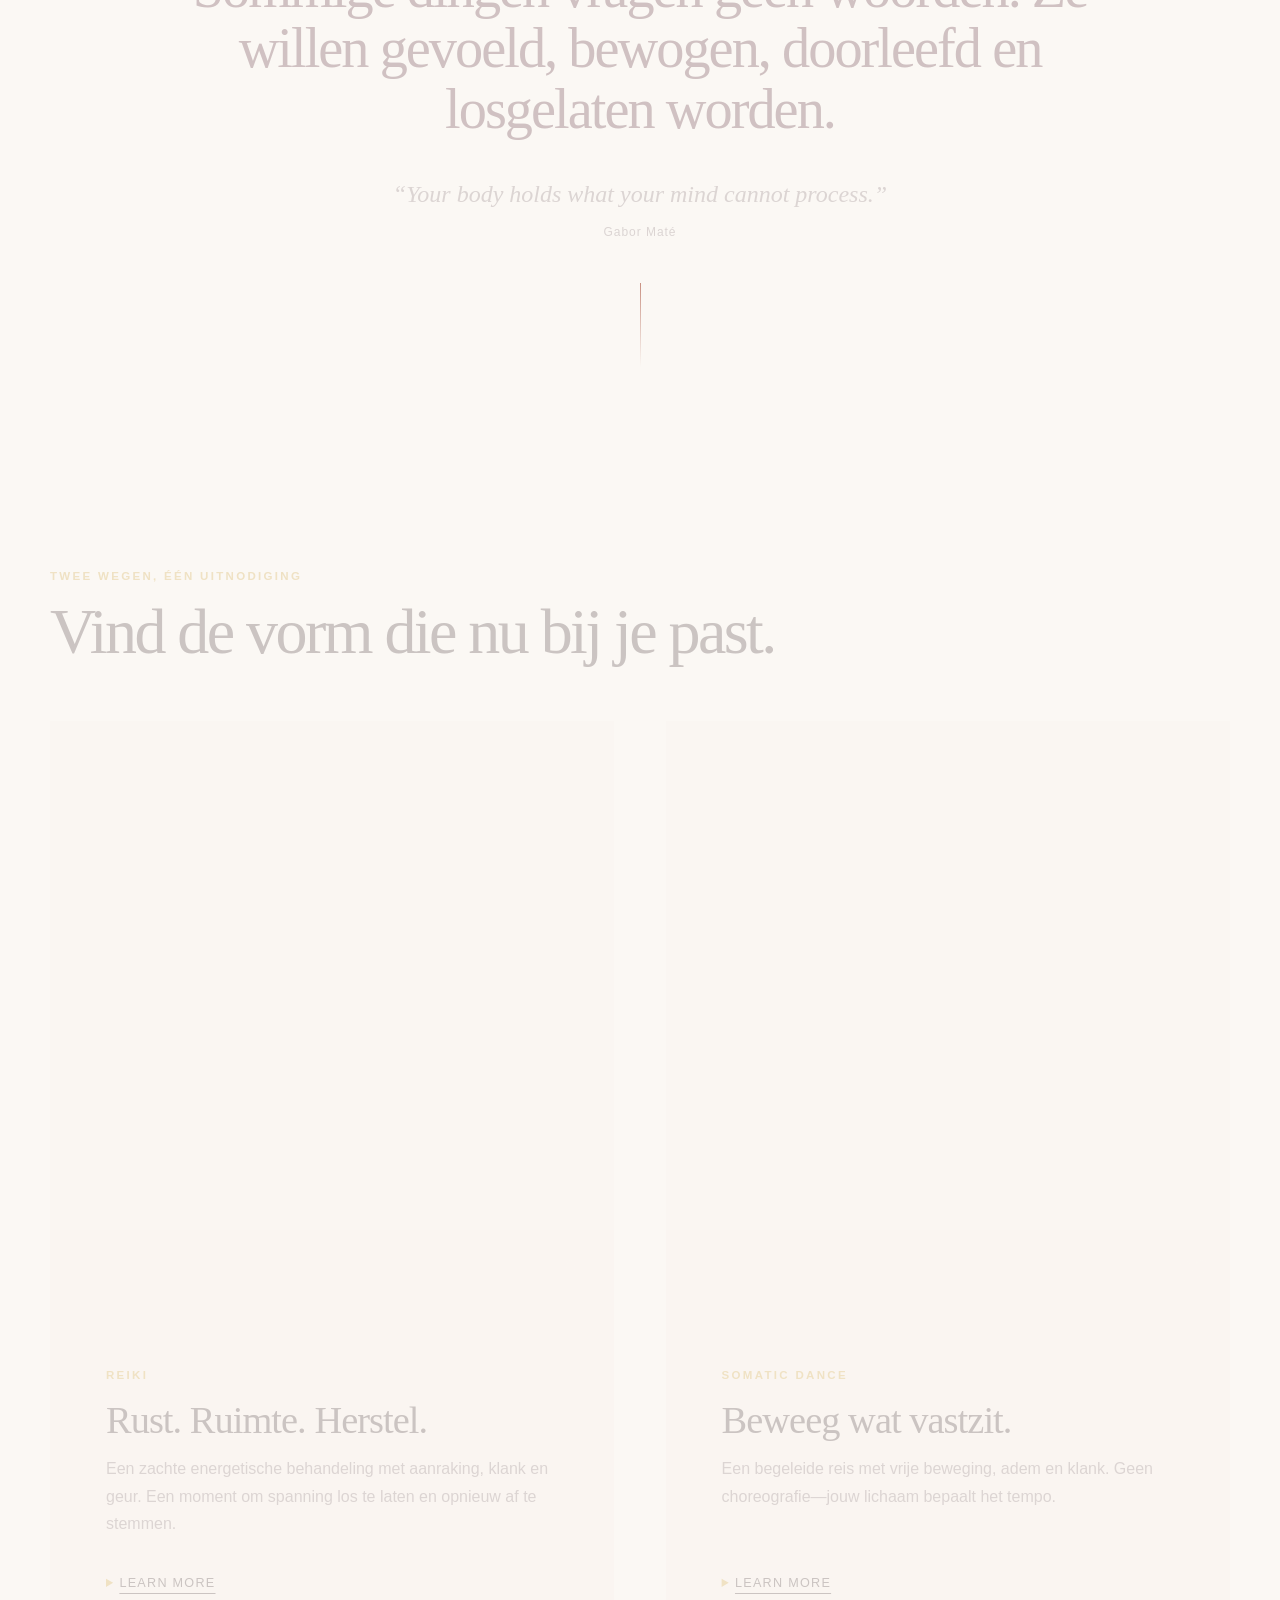
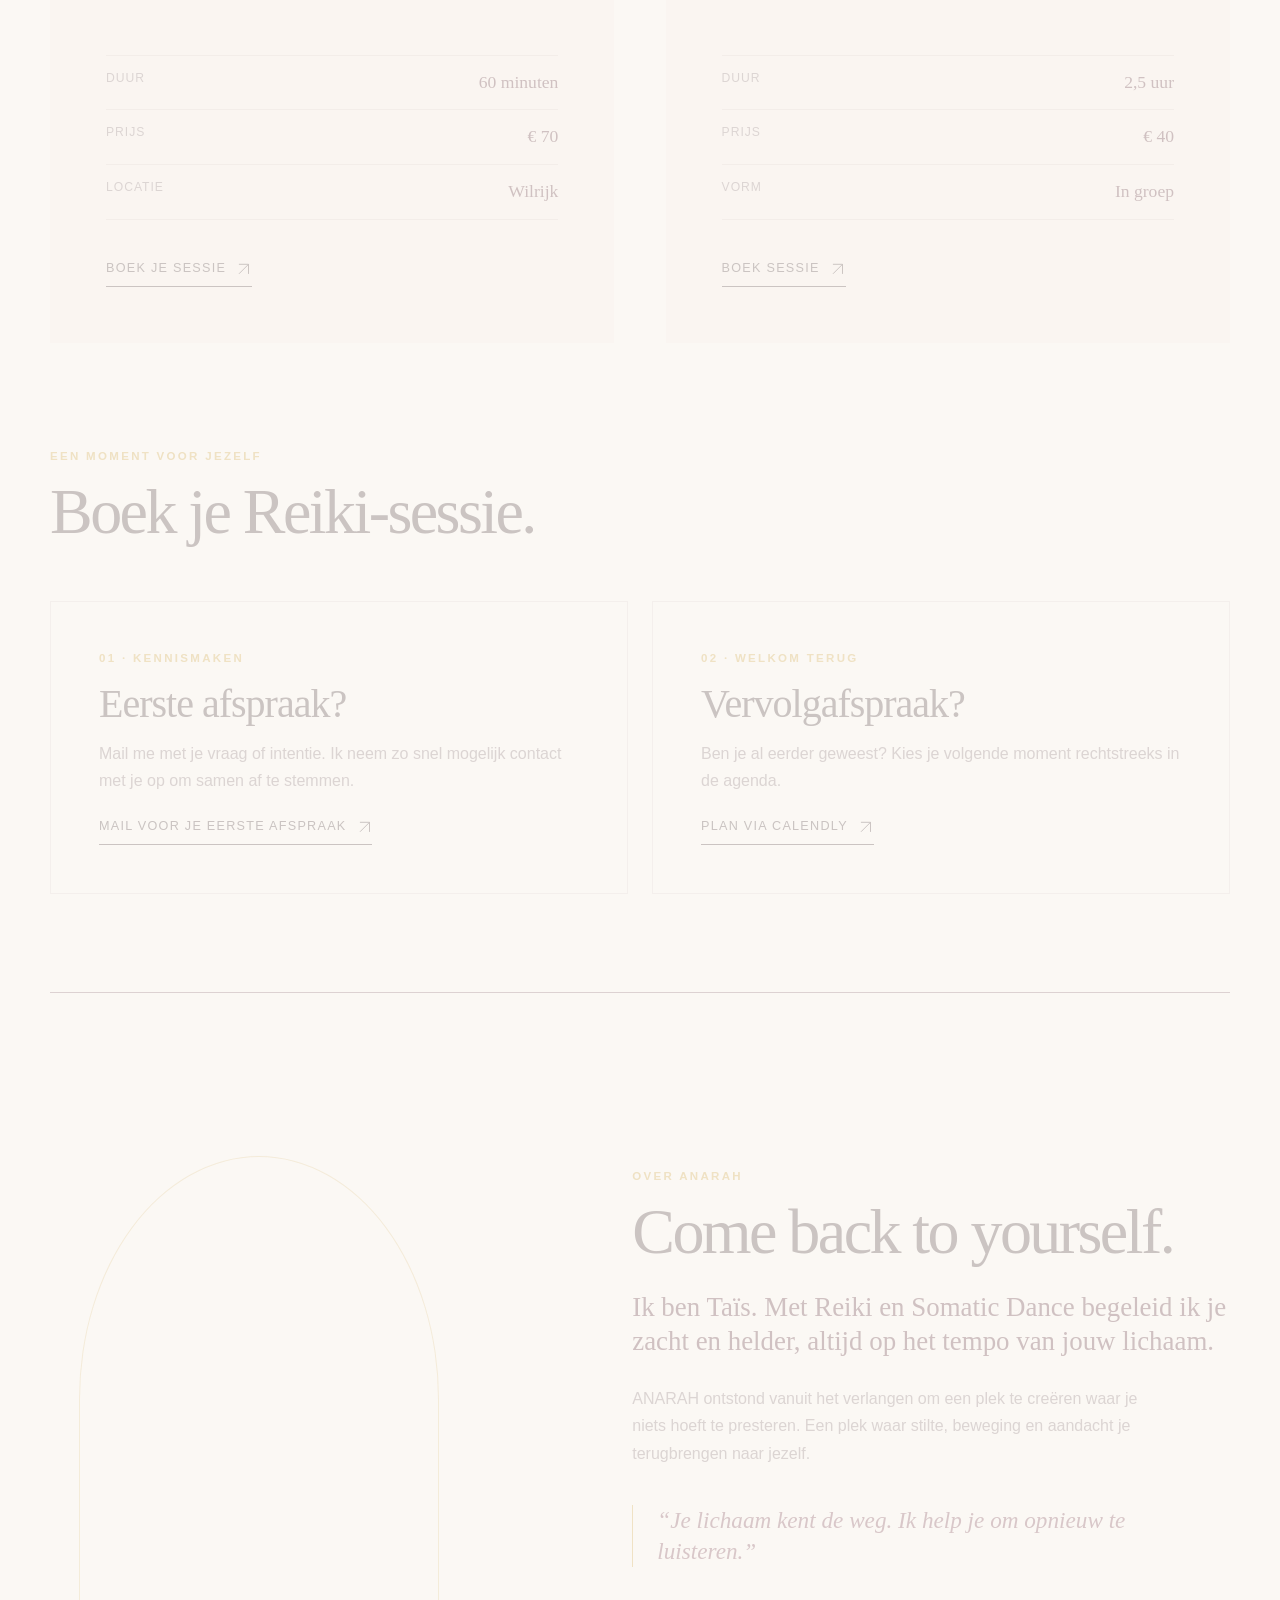
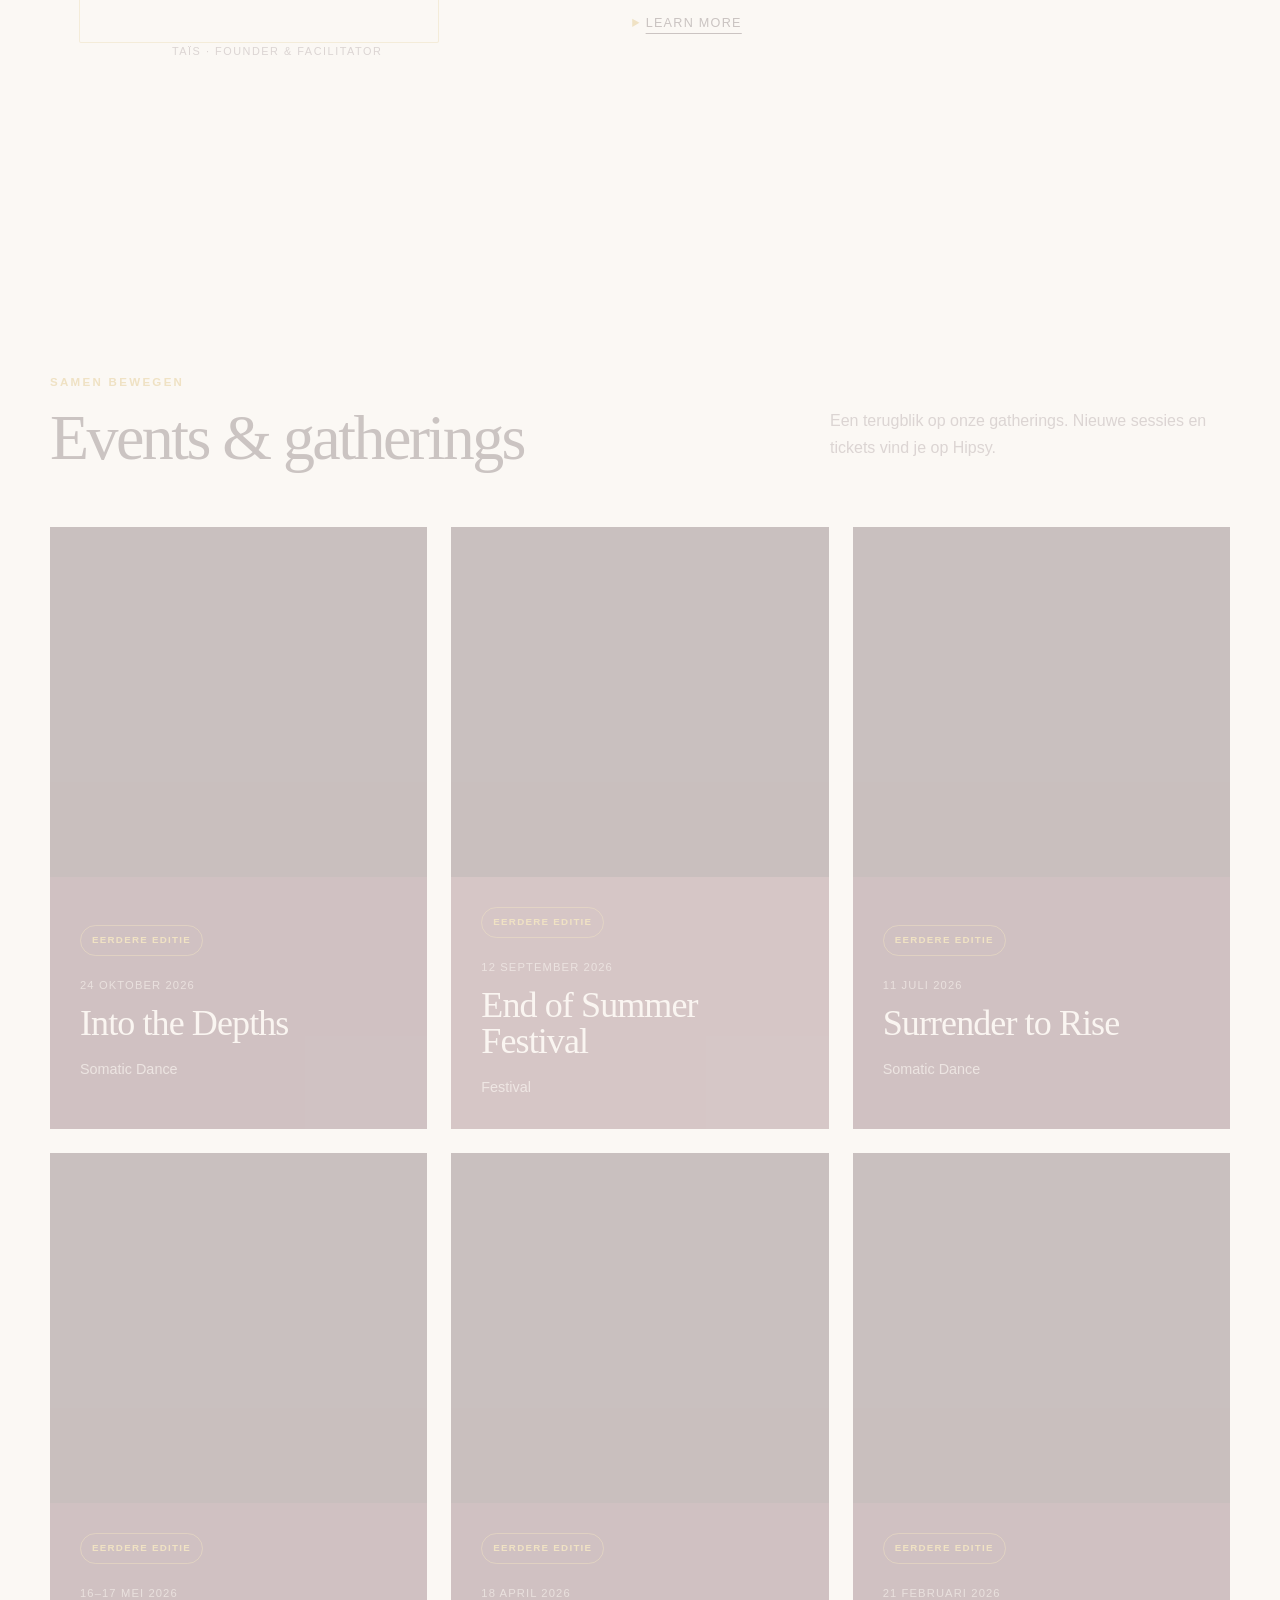
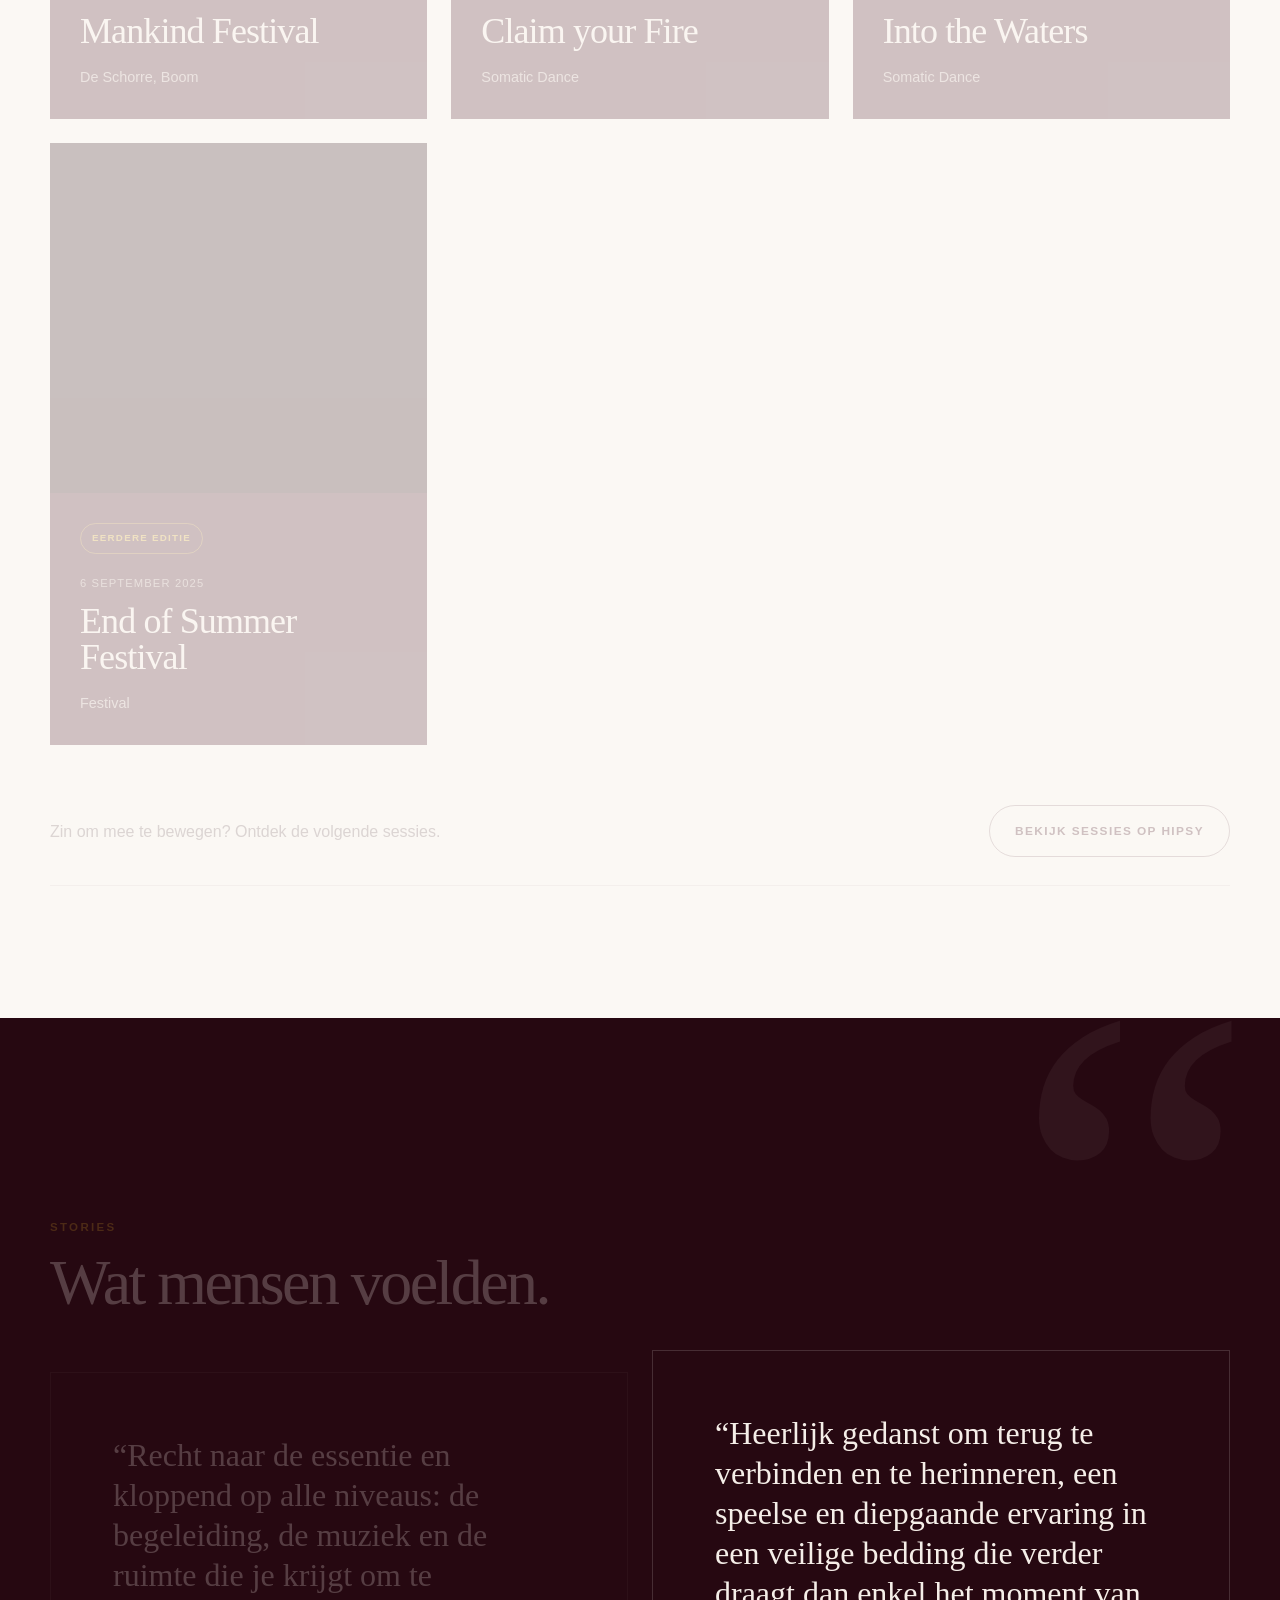
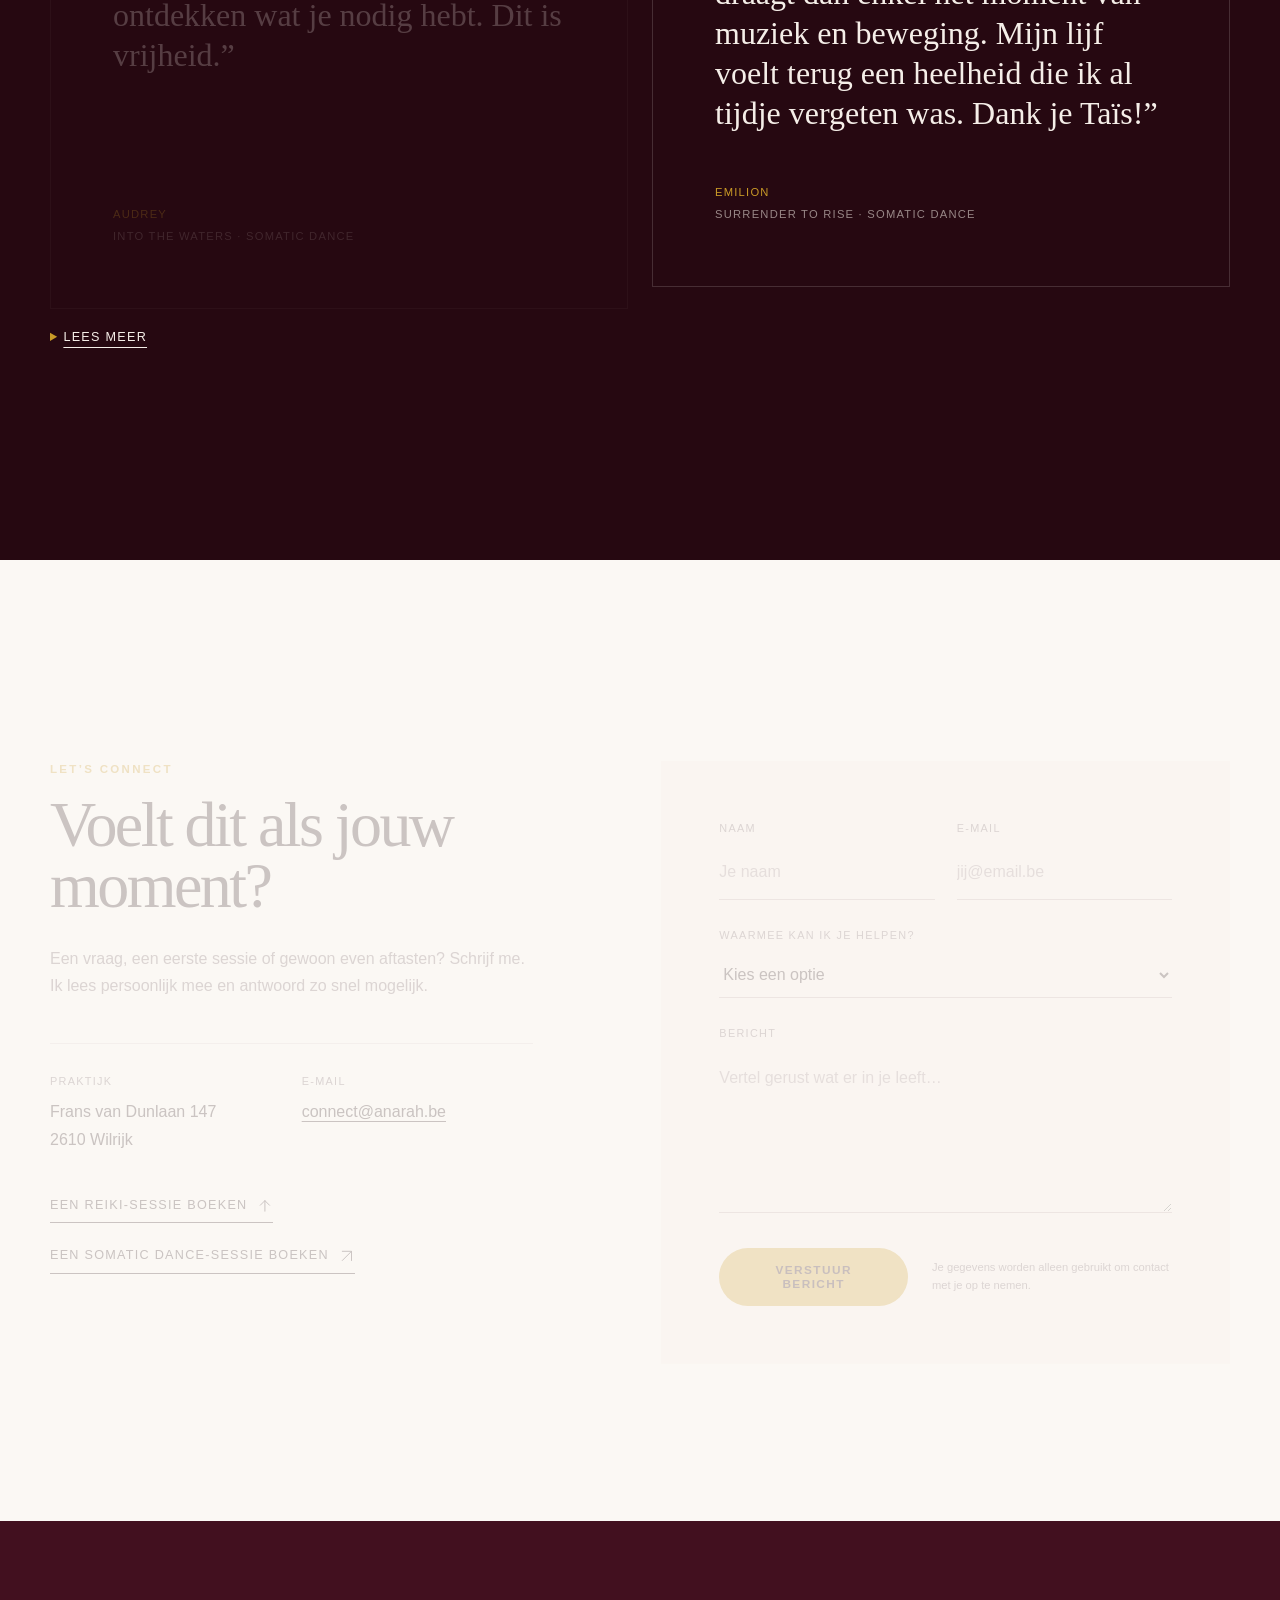
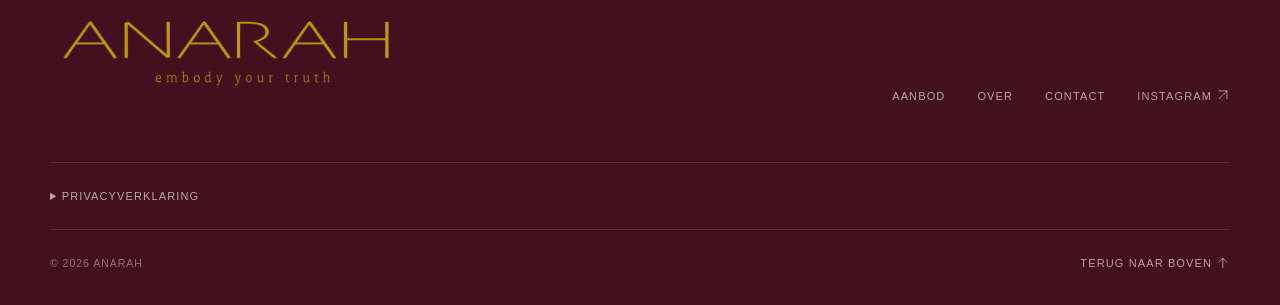
<file: html/somatic-dance.html>
<!doctype html>
<html lang="nl">
<head>
    <meta charset="utf-8">
    <meta name="viewport" content="width=device-width, initial-scale=1">
    <meta http-equiv="refresh" content="0; url=/#somatic-dance">
    <link rel="canonical" href="https://anarah.be/">
    <title>Somatic Dance | ANARAH</title>
</head>
<body><p><a href="/#somatic-dance">Ga naar Somatic Dance</a></p></body>
</html>
</file>
<file: css/style.css>
:root {
    --wine: #42101f;
    --wine-deep: #260811;
    --wine-soft: #682a3d;
    --rose: #c99182;
    --blush: #ead7cf;
    --cream: #f5eee8;
    --paper: #fbf8f4;
    --gold: #c99a27;
    --ink: #2c1b1f;
    --muted: #766369;
    --line: rgba(66, 16, 31, 0.16);
    --serif: "Cormorant Garamond", Georgia, serif;
    --sans: "Manrope", Arial, sans-serif;
    --page: min(1180px, calc(100vw - 64px));
}

*, *::before, *::after { box-sizing: border-box; }

html {
    scroll-behavior: smooth;
    scroll-padding-top: 100px;
}

body {
    margin: 0;
    color: var(--ink);
    background: var(--paper);
    font-family: var(--sans);
    font-size: 16px;
    font-weight: 300;
    line-height: 1.7;
    -webkit-font-smoothing: antialiased;
}

body.menu-open { overflow: hidden; }
a { color: inherit; }
img { display: block; max-width: 100%; }
button, input, textarea, select { font: inherit; }
::selection { color: var(--cream); background: var(--wine-soft); }

.skip-link {
    position: fixed;
    top: 12px;
    left: 12px;
    z-index: 1000;
    transform: translateY(-150%);
    padding: 10px 16px;
    color: var(--wine);
    background: var(--cream);
    border-radius: 999px;
}

.skip-link:focus { transform: translateY(0); }
.section-shell { width: var(--page); margin-inline: auto; }

.eyebrow {
    margin: 0 0 18px;
    color: var(--gold);
    font-size: 0.72rem;
    font-weight: 600;
    letter-spacing: 0.2em;
    line-height: 1.4;
    text-transform: uppercase;
}

h1, h2, h3, p { margin-top: 0; }
h1, h2, h3 { font-family: var(--serif); font-weight: 500; }

h1 {
    margin-bottom: 26px;
    font-size: clamp(4rem, 7vw, 7.6rem);
    letter-spacing: -0.045em;
    line-height: 0.87;
}

h1 em {
    display: block;
    color: var(--rose);
    font-weight: 400;
}

h2 {
    margin-bottom: 28px;
    font-size: clamp(3rem, 5vw, 5.2rem);
    letter-spacing: -0.04em;
    line-height: 0.95;
}

h3 {
    margin-bottom: 16px;
    font-size: clamp(2rem, 3vw, 3rem);
    letter-spacing: -0.025em;
    line-height: 1;
}

.site-header {
    position: fixed;
    inset: 0 0 auto;
    z-index: 100;
    color: var(--cream);
    transition: background-color 0.35s ease, box-shadow 0.35s ease;
}

.site-header.scrolled,
.site-header.menu-visible {
    background: rgba(38, 8, 17, 0.94);
    box-shadow: 0 1px 0 rgba(255, 255, 255, 0.08);
    backdrop-filter: blur(18px);
}

.site-header.menu-visible { backdrop-filter: none; }

.site-nav {
    width: var(--page);
    height: 96px;
    margin-inline: auto;
    display: flex;
    align-items: center;
    justify-content: space-between;
}

.brand { position: relative; z-index: 102; display: block; width: 156px; height: 23px; overflow: hidden; }
.brand img { width: 164px; max-width: none; height: auto; transform: translate(-6px, -13px); }

.nav-links {
    display: flex;
    align-items: center;
    gap: clamp(18px, 2.5vw, 38px);
}

.nav-links a {
    color: var(--gold);
    font-size: 0.72rem;
    font-weight: 500;
    letter-spacing: 0.11em;
    text-decoration: none;
    text-transform: uppercase;
    transition: color 0.2s ease;
}

.nav-links a:hover,
.nav-links a:focus-visible { color: #fff; }

.nav-links .nav-cta {
    padding: 12px 19px;
    border: 1px solid rgba(245, 238, 232, 0.55);
    border-radius: 999px;
}

.nav-toggle {
    position: relative;
    z-index: 102;
    display: none;
    width: 44px;
    height: 44px;
    padding: 0;
    color: inherit;
    background: transparent;
    border: 0;
    cursor: pointer;
}

.nav-toggle span {
    position: absolute;
    left: 9px;
    display: block;
    width: 26px;
    height: 1px;
    background: currentColor;
    transition: transform 0.25s ease, top 0.25s ease;
}

.nav-toggle span:first-child { top: 17px; }
.nav-toggle span:last-child { top: 27px; }
.nav-toggle[aria-expanded="true"] span:first-child { top: 22px; transform: rotate(45deg); }
.nav-toggle[aria-expanded="true"] span:last-child { top: 22px; transform: rotate(-45deg); }

.hero {
    position: relative;
    min-height: 100svh;
    display: grid;
    place-items: center;
    padding: 140px 32px 110px;
    color: var(--cream);
    background: radial-gradient(ellipse at center, #4b1026, #2d0612);
}
.hero-copy { width: min(82vw, 900px); text-align: center; }
.hero h1 { margin: 0 0 32px; line-height: 1; }
/* Render the image directly: external CSS masks are blocked on file:// previews. */
.hero-logo { display: block; }
.hero h1 img {
    width: 100%;
    height: auto;
    filter: brightness(0) saturate(100%) invert(54%) sepia(84%) saturate(461%) hue-rotate(10deg) brightness(94%) contrast(93%);
}
.hero .eyebrow { color: var(--blush); letter-spacing: .24em; }
.hero-subtitle { display: block; margin: 32px 0 0; font-family: var(--sans); }
.hero-actions { display: flex; align-items: center; gap: 34px; }
.welcome { padding-top: clamp(100px, 12vw, 170px); text-align: center; }
.welcome h2 { max-width: 850px; margin-inline: auto; }
.welcome h2 em { color: var(--wine-soft); font-weight: 400; }
.welcome-intro { max-width: 610px; margin: 0 auto 34px; color: var(--muted); font-size: 1.1rem; }
.welcome .hero-actions { justify-content: center; }

.button {
    display: inline-flex;
    min-height: 52px;
    align-items: center;
    justify-content: center;
    padding: 14px 25px;
    border: 1px solid transparent;
    border-radius: 999px;
    font-size: 0.74rem;
    font-weight: 600;
    letter-spacing: 0.12em;
    line-height: 1.2;
    text-decoration: none;
    text-transform: uppercase;
    cursor: pointer;
    transition: transform 0.25s ease, color 0.25s ease, background-color 0.25s ease, border-color 0.25s ease;
}

.button:hover,
.button:focus-visible { transform: translateY(-2px); }
.button-primary { color: var(--wine-deep); background: var(--gold); }
.button-primary:hover,
.button-primary:focus-visible { background: #ddb54d; }
.button-outline { color: var(--wine); border-color: rgba(66, 16, 31, 0.5); }
.button-outline:hover,
.button-outline:focus-visible { color: var(--cream); background: var(--wine); border-color: var(--wine); }

.text-link {
    display: inline-flex;
    align-items: center;
    gap: 10px;
    padding-block: 6px;
    color: inherit;
    border-bottom: 1px solid currentColor;
    font-size: 0.79rem;
    font-weight: 500;
    letter-spacing: 0.1em;
    text-decoration: none;
    text-transform: uppercase;
}

.arrow-icon {
    display: inline-block;
    width: 1.25em;
    height: 1.25em;
    flex-shrink: 0;
    vertical-align: -0.2em;
}
.text-link .arrow-icon { transition: transform 0.2s ease; }
.text-link:hover .arrow-icon--diagonal,
.text-link:focus-visible .arrow-icon--diagonal { transform: translate(3px, -3px); }
.text-link:hover .arrow-icon--up,
.text-link:focus-visible .arrow-icon--up { transform: translateY(-3px); }

.scroll-cue {
    position: absolute;
    left: 50%;
    transform: translateX(-50%);
    bottom: 36px;
    display: flex;
    align-items: center;
    gap: 10px;
    color: var(--gold);
    font-size: 0.65rem;
    font-weight: 500;
    letter-spacing: 0.18em;
    text-decoration: none;
    text-transform: uppercase;
    transition: color 0.2s ease;
}

.scroll-cue:hover,
.scroll-cue:focus-visible { color: #fff; }

.intro-section { padding-block: clamp(110px, 14vw, 190px); text-align: center; }

.statement {
    max-width: 950px;
    margin: 0 auto;
    color: var(--wine);
    font-family: var(--serif);
    font-size: clamp(2.3rem, 4.4vw, 4.6rem);
    letter-spacing: -0.035em;
    line-height: 1.08;
}

.soft-line {
    width: 1px;
    height: 84px;
    margin: 62px auto 0;
    background: linear-gradient(var(--rose), transparent);
}

.services { padding-bottom: 70px; }
.section-heading { max-width: 760px; margin-bottom: 58px; }

.service-grid {
    display: grid;
    grid-template-columns: repeat(2, minmax(0, 1fr));
    gap: clamp(24px, 4vw, 56px);
    align-items: stretch;
}

.service-card {
    display: flex;
    flex-direction: column;
    overflow: hidden;
    background: var(--cream);
}

.service-card-image {
    position: relative;
    height: clamp(380px, 49vw, 590px);
    overflow: hidden;
}

.service-card-image img {
    width: 100%;
    height: 100%;
    object-fit: cover;
    transition: transform 0.8s cubic-bezier(.2,.7,.2,1);
}

.service-card-reiki .service-card-image img { object-position: center 65%; }
.service-card-dance .service-card-image img { object-position: center 40%; }
.service-card:hover .service-card-image img { transform: scale(1.025); }

.service-number {
    position: absolute;
    right: 20px;
    bottom: 14px;
    color: rgba(245, 238, 232, 0.82);
    font-family: var(--serif);
    font-size: 2rem;
}

.service-card-copy {
    flex: 1;
    display: flex;
    flex-direction: column;
    padding: clamp(30px, 5vw, 56px);
}
.service-card-copy > p:not(.eyebrow) { max-width: 510px; color: var(--muted); }
.service-facts { margin: 28px 0 32px; border-top: 1px solid var(--line); }
.service-card-copy .text-link { align-self: flex-start; margin-top: auto; }

.service-facts div {
    display: flex;
    justify-content: space-between;
    gap: 20px;
    padding: 12px 0;
    border-bottom: 1px solid var(--line);
}

.service-facts dt {
    color: var(--muted);
    font-size: 0.76rem;
    letter-spacing: 0.08em;
    text-transform: uppercase;
}

.service-facts dd { margin: 0; color: var(--wine); font-family: var(--serif); font-size: 1.1rem; }

@media (min-width: 981px) {
    .service-card {
        align-self: start;
    }

    .service-card-image {
        flex: 0 0 clamp(380px, 49vw, 590px);
    }

    .service-card-copy > p:not(.eyebrow) {
        min-height: 5.1em;
    }

    .service-facts {
        width: 100%;
    }
}

.about {
    display: grid;
    grid-template-columns: minmax(300px, 0.76fr) minmax(0, 1fr);
    gap: clamp(54px, 10vw, 140px);
    align-items: center;
    padding-block: clamp(100px, 12vw, 170px);
    border-top: 1px solid var(--line);
}

.about-photo {
    position: relative;
    width: min(100%, 360px, 48svh);
    justify-self: center;
}

.about-photo::before {
    content: "";
    position: absolute;
    inset: -18px 18px 18px -18px;
    z-index: -1;
    border: 1px solid rgba(201, 154, 39, 0.55);
    border-radius: 50% 50% 2px 2px;
}

.about-photo-frame {
    aspect-ratio: 4 / 5;
    overflow: hidden;
    border-radius: 50% 50% 2px 2px;
}

.about-photo img {
    width: 100%;
    height: 100%;
    object-fit: cover;
    transform: scale(1.45);
}

.photo-caption {
    display: block;
    margin-top: 18px;
    color: var(--muted);
    font-size: 0.68rem;
    letter-spacing: 0.14em;
    text-align: center;
    text-transform: uppercase;
}

.about-copy { max-width: 600px; }

.about-lead {
    color: var(--wine);
    font-family: var(--serif);
    font-size: clamp(1.45rem, 2.1vw, 2rem);
    line-height: 1.25;
}

.about-copy > p:not(.eyebrow):not(.about-lead) { max-width: 540px; color: var(--muted); }

.about-copy blockquote {
    margin: 38px 0;
    padding-left: 24px;
    color: var(--wine-soft);
    border-left: 1px solid var(--gold);
    font-family: var(--serif);
    font-size: 1.45rem;
    font-style: italic;
    line-height: 1.35;
}

.events { padding-block: clamp(100px, 12vw, 170px); }

.section-heading-row {
    max-width: none;
    display: flex;
    align-items: end;
    justify-content: space-between;
    gap: 60px;
}

.section-heading-row h2 { margin-bottom: 0; }
.section-heading-row > p { max-width: 400px; margin-bottom: 8px; color: var(--muted); }

.event-grid {
    display: grid;
    grid-template-columns: repeat(2, minmax(0, 1fr));
    gap: 24px;
}

.event-card {
    display: grid;
    grid-template-columns: minmax(145px, 0.75fr) minmax(0, 1.25fr);
    min-height: 390px;
    overflow: hidden;
    color: var(--cream);
    background: var(--wine);
}

.event-card:nth-child(2) { background: #5b2532; }
.event-image { min-height: 100%; overflow: hidden; }
.event-image img { width: 100%; height: 100%; object-fit: cover; }

.event-copy {
    display: flex;
    flex-direction: column;
    justify-content: center;
    padding: clamp(26px, 4vw, 46px);
}

.event-status {
    width: fit-content;
    margin-bottom: 34px;
    padding: 6px 11px;
    color: var(--gold);
    border: 1px solid rgba(201, 154, 39, 0.5);
    border-radius: 999px;
    font-size: 0.61rem;
    font-weight: 600;
    letter-spacing: 0.13em;
    text-transform: uppercase;
}

.event-date {
    margin-bottom: 10px;
    color: rgba(245, 238, 232, 0.6);
    font-size: 0.7rem;
    letter-spacing: 0.1em;
    text-transform: uppercase;
}

.event-copy h3 { font-size: clamp(1.8rem, 3vw, 2.8rem); }
.event-copy > p:last-child { margin: 0; color: rgba(245, 238, 232, 0.68); font-size: 0.9rem; }

.events-footer {
    display: flex;
    justify-content: space-between;
    align-items: center;
    gap: 30px;
    margin-top: 32px;
    padding: 28px 0;
    border-bottom: 1px solid var(--line);
}

.events-footer p { margin: 0; color: var(--muted); }

.stories {
    position: relative;
    padding-block: clamp(110px, 14vw, 190px);
    color: var(--cream);
    overflow: hidden;
    background: var(--wine-deep);
}

.stories::after {
    content: "“";
    position: absolute;
    right: 2vw;
    top: -90px;
    color: rgba(234, 215, 207, 0.055);
    font-family: var(--serif);
    font-size: 34rem;
    line-height: 1;
}

.stories-heading { position: relative; z-index: 1; }

.story-grid {
    position: relative;
    z-index: 1;
    display: grid;
    grid-template-columns: repeat(2, minmax(0, 1fr));
    gap: 24px;
}

.story-card {
    min-height: 390px;
    margin: 0;
    display: flex;
    flex-direction: column;
    justify-content: space-between;
    padding: clamp(36px, 5vw, 62px);
    border: 1px solid rgba(245, 238, 232, 0.16);
}

.story-card blockquote {
    margin: 0 0 50px;
    font-family: var(--serif);
    font-size: clamp(1.6rem, 2.5vw, 2.35rem);
    font-weight: 400;
    line-height: 1.25;
}

.story-card figcaption {
    display: flex;
    flex-direction: column;
    gap: 3px;
    color: rgba(245, 238, 232, 0.55);
    font-size: 0.7rem;
    letter-spacing: 0.11em;
    text-transform: uppercase;
}

.story-card figcaption strong { color: var(--gold); font-weight: 500; }

.contact {
    display: grid;
    grid-template-columns: minmax(0, 0.85fr) minmax(400px, 1fr);
    gap: clamp(60px, 10vw, 140px);
    padding-block: clamp(110px, 14vw, 180px);
}

.contact-intro { align-self: start; }
.contact-intro > p:not(.eyebrow) { max-width: 490px; color: var(--muted); }
.contact-intro > .text-link { display: flex; width: fit-content; }
.contact-intro > .text-link + .text-link { margin-top: 16px; }

.contact-details {
    display: grid;
    grid-template-columns: 1fr 1fr;
    gap: 20px;
    margin: 44px 0 36px;
    padding-top: 28px;
    border-top: 1px solid var(--line);
}

.contact-details span,
.contact-form label > span {
    display: block;
    margin-bottom: 8px;
    color: var(--muted);
    font-size: 0.68rem;
    font-weight: 500;
    letter-spacing: 0.12em;
    text-transform: uppercase;
}

.contact-details address { font-style: normal; }
.contact-details a { text-underline-offset: 4px; }

.contact-form {
    display: grid;
    gap: 26px;
    padding: clamp(32px, 5vw, 58px);
    background: var(--cream);
}

.form-row { display: grid; grid-template-columns: repeat(2, minmax(0, 1fr)); gap: 22px; }
.contact-form label { display: block; }

.contact-form input,
.contact-form select,
.contact-form textarea {
    width: 100%;
    padding: 13px 0;
    color: var(--ink);
    background: transparent;
    border: 0;
    border-bottom: 1px solid rgba(66, 16, 31, 0.32);
    border-radius: 0;
    outline: none;
    transition: border-color 0.2s ease;
}

.contact-form textarea { min-height: 130px; resize: vertical; }
.contact-form input:focus,
.contact-form select:focus,
.contact-form textarea:focus { border-color: var(--gold); }
.contact-form input::placeholder,
.contact-form textarea::placeholder { color: #9e8c91; }

.form-footer { display: flex; align-items: center; gap: 24px; }
.form-footer p { max-width: 240px; margin: 0; color: var(--muted); font-size: 0.7rem; line-height: 1.55; }

.form-status {
    display: none;
    margin: 0;
    padding: 12px 14px;
    color: var(--wine);
    background: rgba(201, 154, 39, 0.15);
    font-size: 0.85rem;
}

.form-status.visible { display: block; }
.botcheck { position: absolute !important; left: -9999px !important; }
.site-footer { color: var(--cream); background: var(--wine); }

.footer-main {
    display: grid;
    grid-template-columns: 1fr 1fr;
    align-items: end;
    gap: 30px;
    padding-block: 72px 56px;
}

.footer-brand { display: block; width: min(100%, 360px); }
.footer-brand img {
    width: 100%;
    height: auto;
    filter: brightness(0) saturate(100%) invert(54%) sepia(84%) saturate(461%) hue-rotate(10deg) brightness(94%) contrast(93%);
}

.footer-main > p { margin: 0; color: var(--gold); font-family: var(--serif); font-size: 1.25rem; font-style: italic; }

.footer-links { display: flex; justify-content: flex-end; gap: clamp(16px, 2.5vw, 34px); }

.footer-links a,
.footer-bottom a {
    color: rgba(245, 238, 232, 0.66);
    font-size: 0.69rem;
    letter-spacing: 0.1em;
    text-decoration: none;
    text-transform: uppercase;
}

.footer-links a:hover,
.footer-links a:focus-visible,
.footer-bottom a:hover,
.footer-bottom a:focus-visible { color: var(--gold); }

.privacy-disclosure {
    padding-block: 24px;
    border-top: 1px solid rgba(245, 238, 232, 0.12);
    border-bottom: 1px solid rgba(245, 238, 232, 0.12);
}

.privacy-disclosure summary {
    width: fit-content;
    color: rgba(245, 238, 232, 0.68);
    font-size: 0.69rem;
    letter-spacing: 0.1em;
    text-transform: uppercase;
    cursor: pointer;
}

.privacy-content { max-width: 760px; padding: 36px 0 22px; color: rgba(245, 238, 232, 0.68); }
.privacy-content h2 { margin-bottom: 22px; color: var(--cream); font-size: 2.6rem; }
.privacy-content p { font-size: 0.88rem; }
.privacy-content a { color: var(--gold); }

.footer-bottom {
    display: flex;
    align-items: center;
    justify-content: space-between;
    padding-block: 24px 32px;
    color: rgba(245, 238, 232, 0.45);
    font-size: 0.66rem;
    letter-spacing: 0.09em;
}

.js .reveal {
    opacity: 0;
    transform: translateY(24px);
    transition: opacity 0.75s ease, transform 0.75s cubic-bezier(.2,.7,.2,1);
}

.js .reveal.is-visible { opacity: 1; transform: translateY(0); }

@media (max-width: 980px) {
    :root { --page: min(100% - 42px, 760px); }
    .nav-toggle { display: block; }

    .nav-links {
        position: fixed;
        inset: 0;
        display: flex;
        flex-direction: column;
        justify-content: center;
        gap: 28px;
        visibility: hidden;
        opacity: 0;
        background: var(--wine-deep);
        transition: opacity 0.25s ease, visibility 0.25s ease;
    }

    .nav-links.open { visibility: visible; opacity: 1; }

    .nav-links a {
        font-size: 2.2rem;
        font-weight: 400;
        letter-spacing: 0;
        text-transform: uppercase;
    }

    .nav-links .nav-cta {
        padding: 10px 24px;
        font-family: var(--sans);
        font-size: 0.78rem;
        letter-spacing: 0.11em;
        text-transform: uppercase;
    }

    .hero { padding: 140px 21px 100px; }
    .service-grid,
    .event-grid,
    .story-grid { grid-template-columns: 1fr; }
    .service-card-image { height: min(680px, 98vw); }
    .about { grid-template-columns: minmax(230px, 0.7fr) minmax(0, 1fr); gap: 60px; }
    .section-heading-row { align-items: start; flex-direction: column; gap: 12px; }
    .event-card { grid-template-columns: minmax(180px, 0.75fr) minmax(0, 1.25fr); }
    .contact { grid-template-columns: 1fr; }
    .footer-main { grid-template-columns: 1fr 1fr; }
    .footer-links { grid-column: 1 / -1; justify-content: flex-start; margin-top: 26px; }
}

@media (max-width: 680px) {
    :root { --page: calc(100% - 36px); }
    html { scroll-padding-top: 76px; }
    .site-nav { height: 76px; }
    .brand { width: 132px; height: 20px; }
    .brand img { width: 139px; transform: translate(-5px, -11px); }
    .hero { min-height: 100svh; padding-top: 124px; }
    h1 { font-size: clamp(3.4rem, 17vw, 5.4rem); }
    h2 { font-size: clamp(2.75rem, 13vw, 4rem); }
    .hero-actions { align-items: flex-start; flex-direction: column; gap: 22px; }
    .welcome .hero-actions { align-items: center; }
    .hero .eyebrow { font-size: .6rem; letter-spacing: .15em; }
    .intro-section { padding-block: 100px; }
    .statement { font-size: 2.35rem; }
    .about { grid-template-columns: 1fr; padding-inline: 14px; }
    .about-photo { width: min(88%, 280px, 44svh); margin-inline: auto; }
    .event-card { grid-template-columns: 1fr; }
    .event-image { height: 330px; }
    .event-image img { object-position: center 22%; }
    .events-footer,
    .form-footer { align-items: flex-start; flex-direction: column; }
    .story-card { min-height: 340px; }
    .form-row,
    .contact-details { grid-template-columns: 1fr; }
    .contact-form { margin-inline: -18px; }
    .footer-main { grid-template-columns: 1fr; align-items: start; }
    .footer-main > p,
    .footer-links { grid-column: auto; }
    .footer-links { flex-wrap: wrap; justify-content: flex-start; row-gap: 14px; }
}

.sr-only {
    position: absolute; width: 1px; height: 1px; padding: 0; margin: -1px;
    overflow: hidden; clip-path: inset(50%); white-space: nowrap; border: 0;
}
:focus-visible { outline: 2px solid var(--gold); outline-offset: 6px; }
.quote { margin: 38px 0 0; }
.quote blockquote { margin: 0 0 12px; font-family: var(--serif); font-style: italic; font-size: 1.5rem; line-height: 1.35; }
.quote figcaption { font-size: .75rem; letter-spacing: .08em; }
.intro-section .quote { color: var(--muted); }
.read-more { margin-block: 12px 24px; }
.read-more summary {
    width: fit-content; padding-block: 8px; cursor: pointer;
    font-size: .79rem; font-weight: 500; letter-spacing: .1em; text-transform: uppercase;
    text-decoration: underline; text-underline-offset: 6px;
}
.read-more summary::marker { color: var(--gold); }
.detail-copy { padding-top: 24px; }
.detail-copy p { color: var(--muted); }
.detail-copy .quote { margin-block: 28px; color: var(--wine-soft); }
#somatic-dance-info .quote blockquote {
    padding-left: 24px;
    border-left: 1px solid var(--gold);
}
.booking { padding-block: 35px 120px; }
.booking-grid { display: grid; grid-template-columns: repeat(2, minmax(0, 1fr)); gap: 24px; }
.booking-card { padding: clamp(28px, 4vw, 48px); border: 1px solid var(--line); }
.booking-card > p:not(.eyebrow) { color: var(--muted); }
.booking-card h3 { font-size: 2.5rem; }
.more-stories { position: relative; z-index: 1; margin-top: 32px; }
.more-stories .story-grid { margin-top: 28px; }
.more-stories .story-card blockquote { font-size: clamp(1.5rem, 2vw, 2rem); }
.event-card { display: flex; flex-direction: column; min-height: 0; }
.event-image { display: grid; place-items: center; height: auto; min-height: 0; background: var(--wine-deep); }
.event-image img { height: 420px; object-fit: contain; }
.event-copy { flex: 1; padding: 30px; }
.event-status { margin-bottom: 20px; }
@media (min-width: 981px) {
    .event-grid { grid-template-columns: repeat(3, minmax(0, 1fr)); }
    .event-image img { height: 350px; }
    .event-copy h3 { font-size: 2.25rem; }
}
@media (max-width: 680px) {
    .booking-grid { grid-template-columns: 1fr; }
    .booking { padding-bottom: 90px; }
    .booking-card .text-link { font-size: .7rem; letter-spacing: .06em; }
    .event-image img { height: auto; max-height: 510px; }
}

@media (prefers-reduced-motion: reduce) {
    html { scroll-behavior: auto; }
    *, *::before, *::after {
        scroll-behavior: auto !important;
        transition-duration: 0.01ms !important;
        animation-duration: 0.01ms !important;
        animation-iteration-count: 1 !important;
    }
}
</file>
